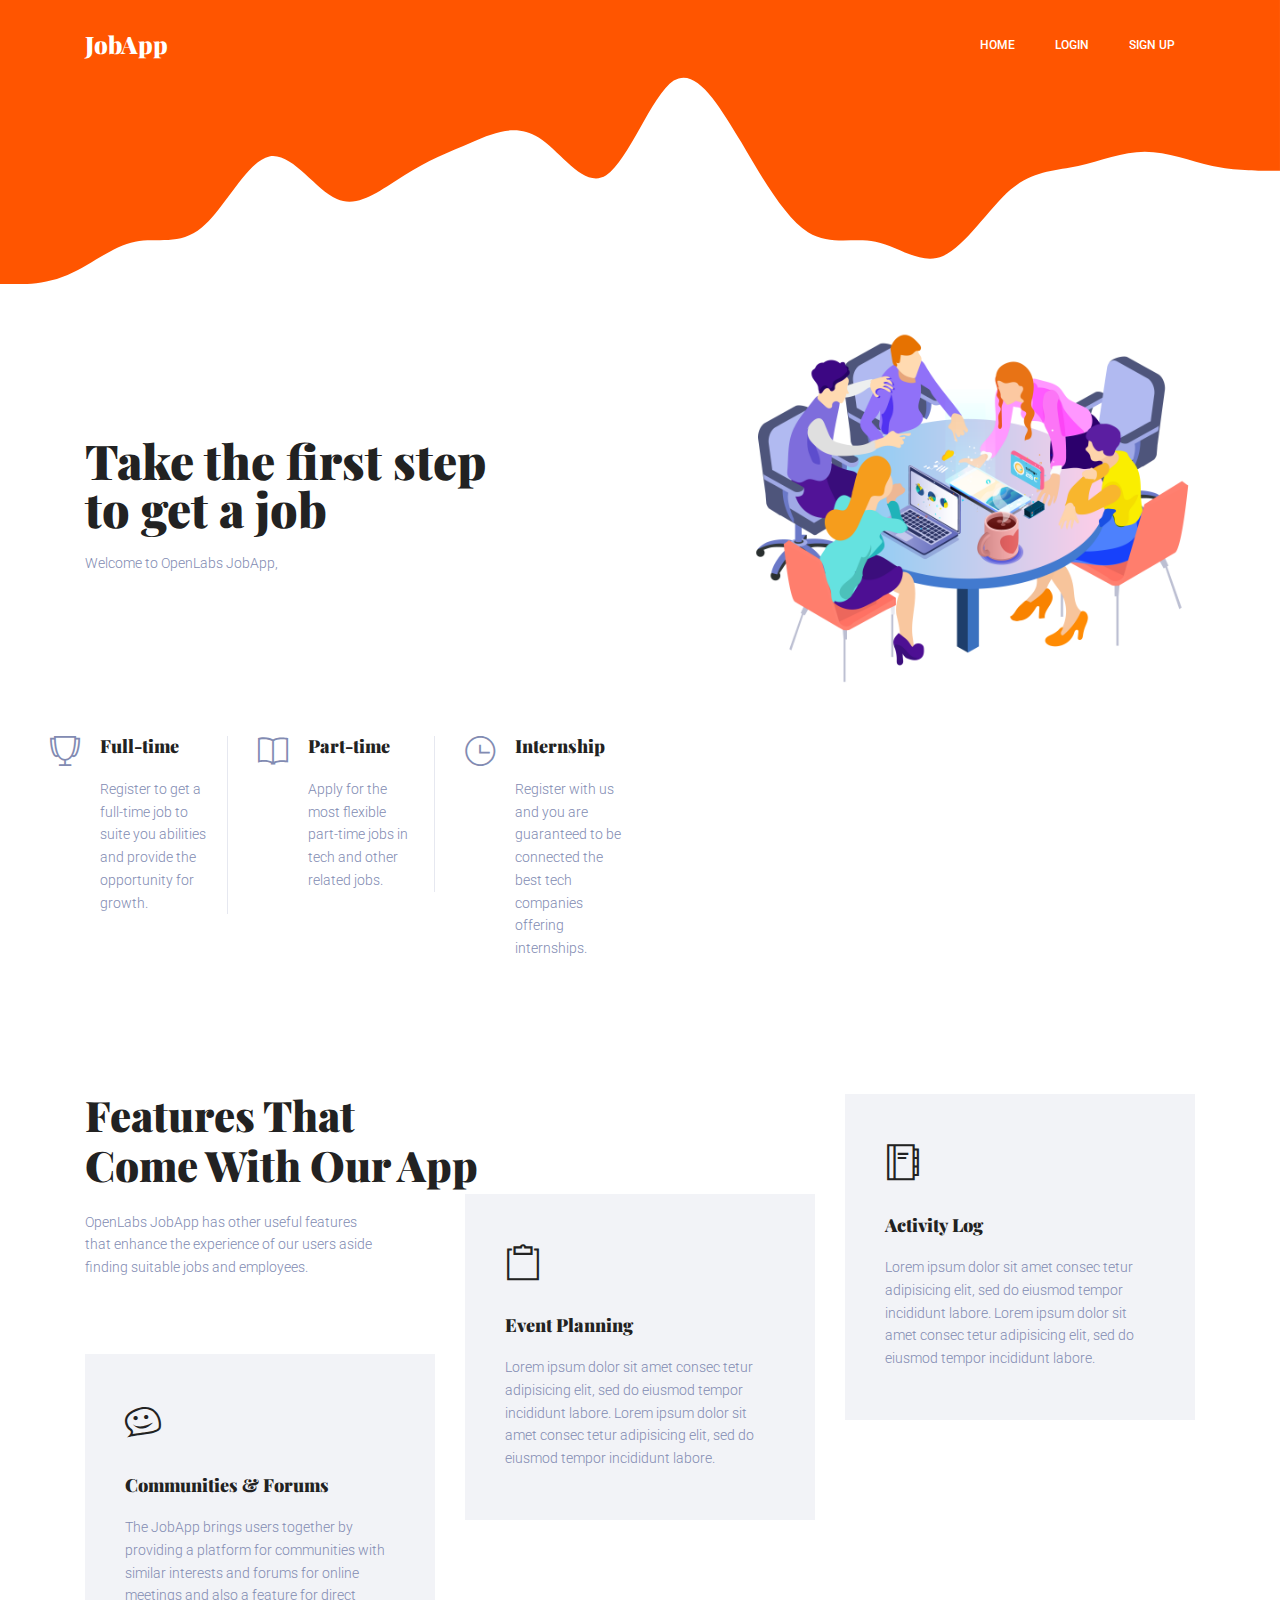
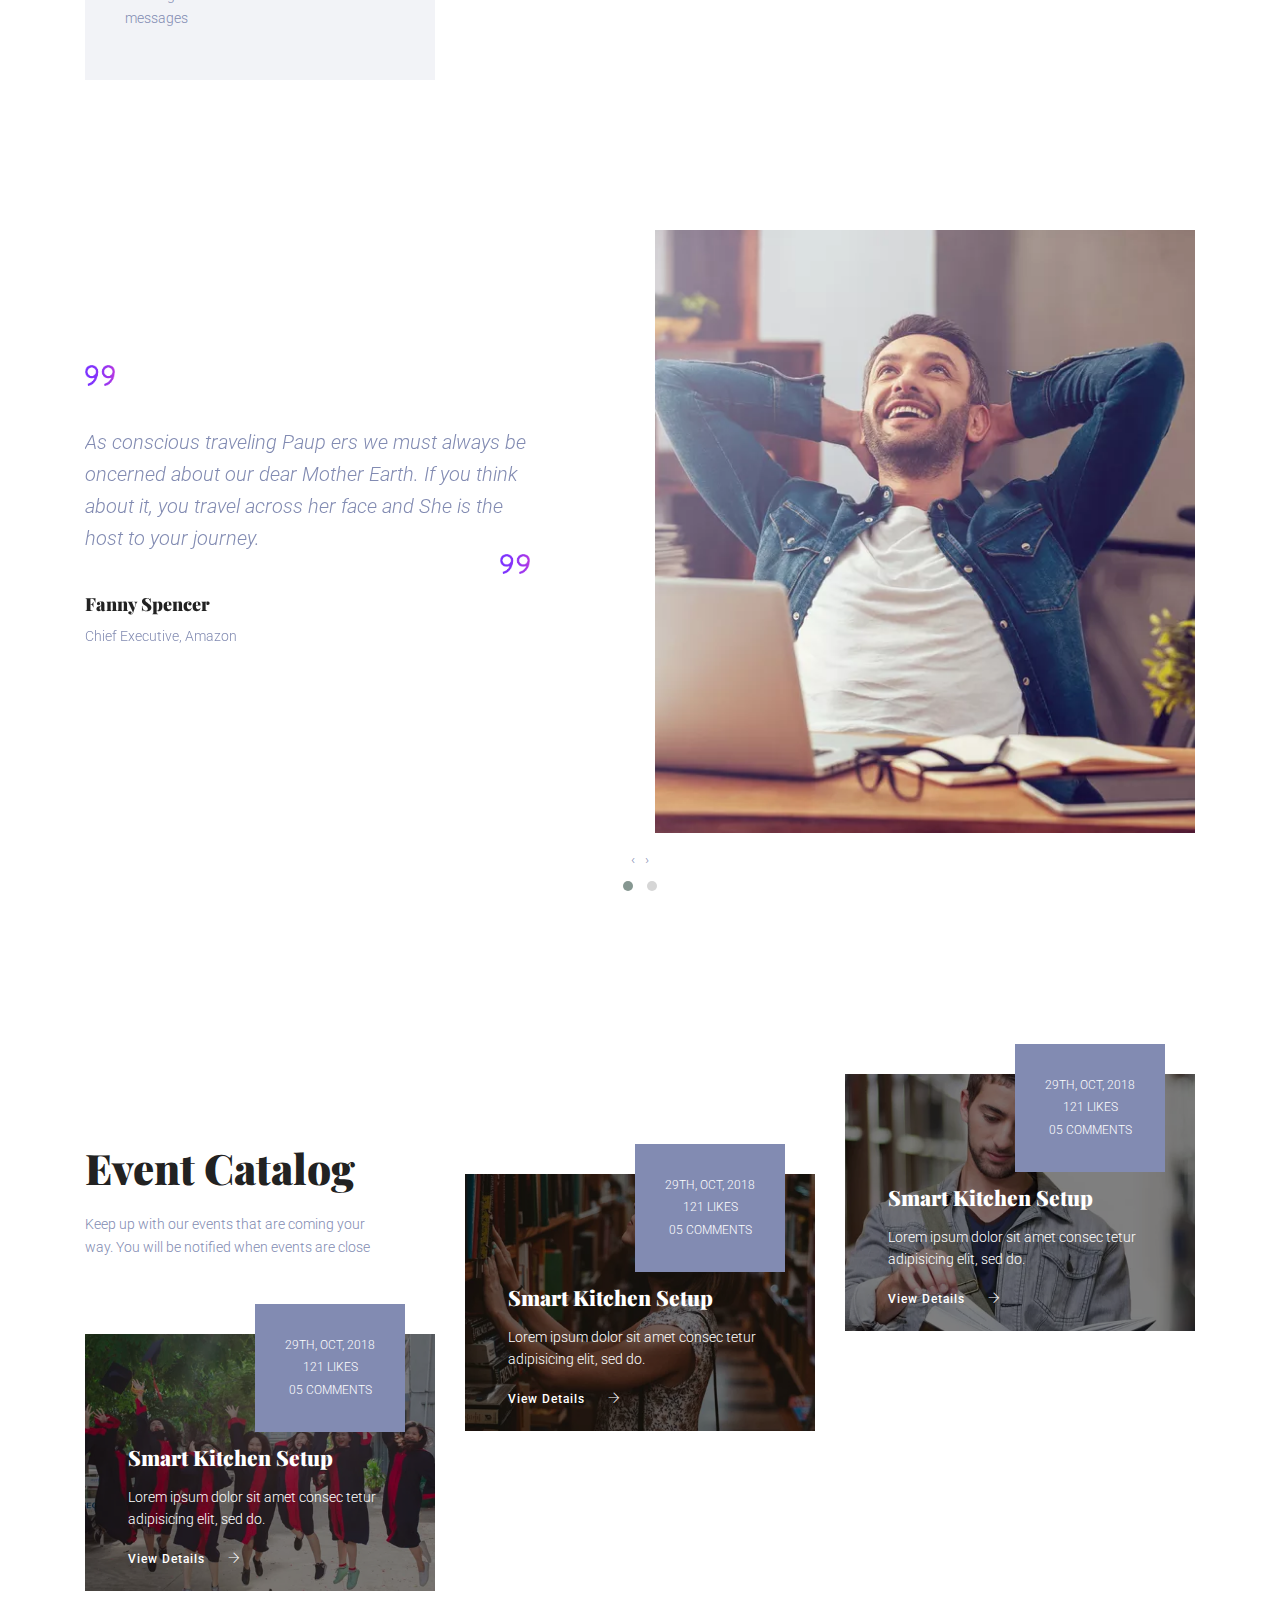
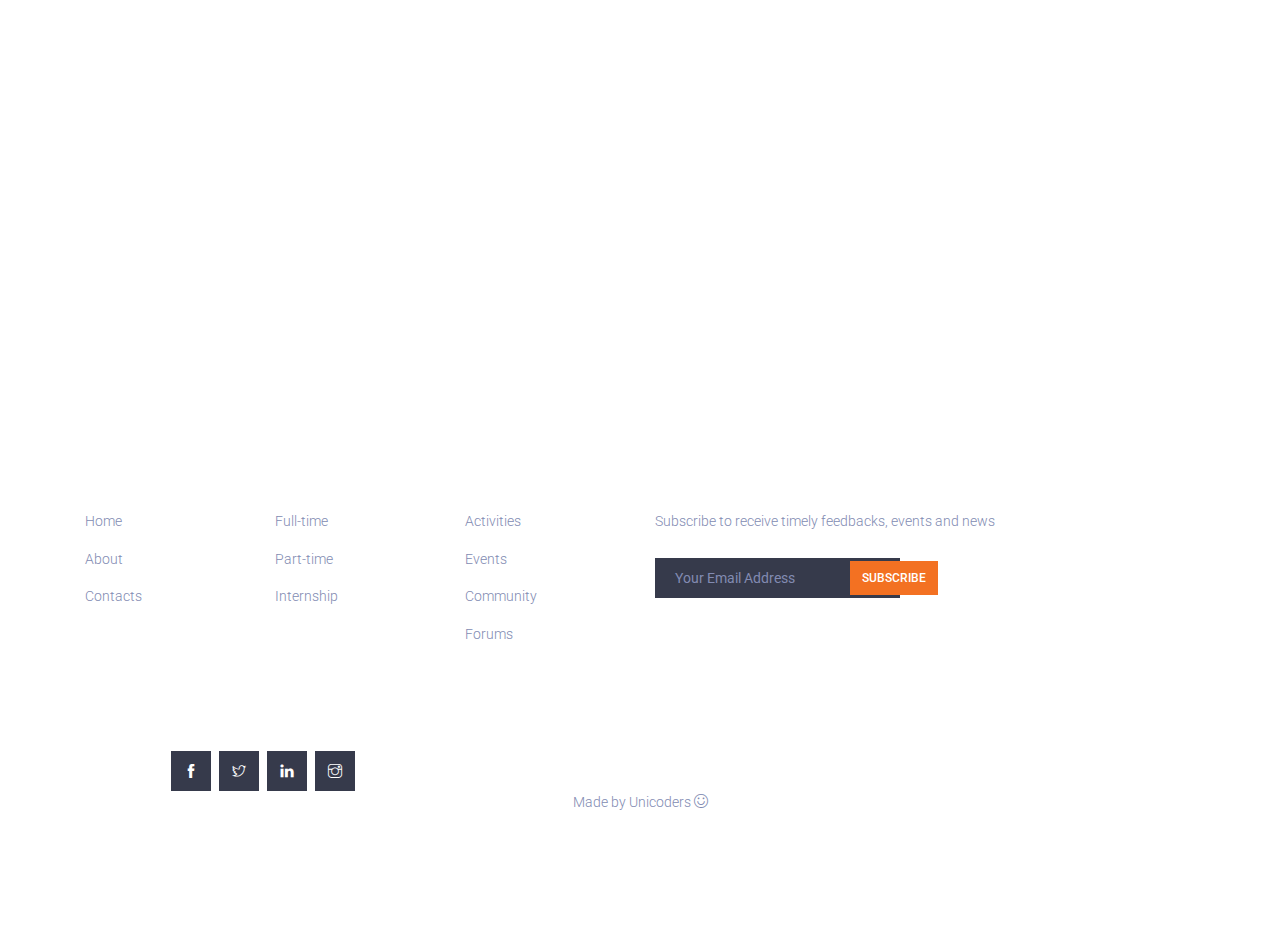
<file: index.html>
<!DOCTYPE html>
<html lang="en">

  <head>
    <meta name="viewport" content="width=device-width, initial-scale=1, shrink-to-fit=no" />
    <meta name="author" content="colorlib" />
    <meta name="description" content="" />
    <meta name="keywords" content="" />
    <meta charset="UTF-8" />

    <title>OpenLabs | JobApp</title>

    <link rel="shortcut icon" href="img/xfav.png.pagespeed.ic._1FLrq_mIM.webp" />
    <link href="https://fonts.googleapis.com/css?family=Playfair+Display:900|Roboto:400,400i,500,700" rel="stylesheet" />
    <link href="https://cdn.jsdelivr.net/npm/bootstrap@5.1.3/dist/css/bootstrap.min.css" rel="stylesheet" integrity="sha384-1BmE4kWBq78iYhFldvKuhfTAU6auU8tT94WrHftjDbrCEXSU1oBoqyl2QvZ6jIW3" crossorigin="anonymous">
    <link href="js/OwlCarousel2-2.3.4/dist/assets/owl.carousel.min.css" rel="stylesheet">
    <link href="js/OwlCarousel2-2.3.4/dist/assets/owl.theme.default.min.css" rel="stylesheet">
    <link rel="stylesheet" href="css/style1.css" />
    <link rel="stylesheet" href="css/themify-icons/themify-icons.css" />
    <link rel="stylesheet" href="css/style2.css" />
  </head>

  <body>

    <header class="default-header">
      <nav class="navbar navbar-expand-lg  navbar-light">
        <div class="container">
          <a class="navbar-brand" href="index.html">
            <h3 class="text-white">JobApp</h3>
          </a>
          <button class="navbar-toggler" type="button" data-toggle="collapse" data-target="#navbarSupportedContent" aria-controls="navbarSupportedContent" aria-expanded="true" aria-label="Toggle navigation">
            <span class="ti-menu"></span>
          </button>
          <div class="collapse navbar-collapse justify-content-end align-items-center" id="navbarSupportedContent">
            <ul class="navbar-nav text-black">
              <li><a href="index.html">Home</a></li>
              <li><a href="about.html">Login</a></li>
              <li><a href="contacts.html">Sign up</a></li>
            </ul>
          </div>
        </div>
      </nav>
    </header>

    <section class="home-banner-are text-black">
      <svg xmlns="http://www.w3.org/2000/svg" viewBox="0 0 1440 320"><path fill="#ff5500" fill-opacity="1" d="M0,320L12.6,320C25.3,320,51,320,76,309.3C101.1,299,126,277,152,272C176.8,267,202,277,227,256C252.6,235,278,181,303,176C328.4,171,354,213,379,224C404.2,235,429,213,455,197.3C480,181,505,171,531,160C555.8,149,581,139,606,154.7C631.6,171,657,213,682,197.3C707.4,181,733,107,758,90.7C783.2,75,808,117,834,160C858.9,203,884,245,909,261.3C934.7,277,960,267,985,272C1010.5,277,1036,299,1061,288C1086.3,277,1112,235,1137,213.3C1162.1,192,1187,192,1213,186.7C1237.9,181,1263,171,1288,170.7C1313.7,171,1339,181,1364,186.7C1389.5,192,1415,192,1427,192L1440,192L1440,0L1427.4,0C1414.7,0,1389,0,1364,0C1338.9,0,1314,0,1288,0C1263.2,0,1238,0,1213,0C1187.4,0,1162,0,1137,0C1111.6,0,1086,0,1061,0C1035.8,0,1011,0,985,0C960,0,935,0,909,0C884.2,0,859,0,834,0C808.4,0,783,0,758,0C732.6,0,707,0,682,0C656.8,0,632,0,606,0C581.1,0,556,0,531,0C505.3,0,480,0,455,0C429.5,0,404,0,379,0C353.7,0,328,0,303,0C277.9,0,253,0,227,0C202.1,0,177,0,152,0C126.3,0,101,0,76,0C50.5,0,25,0,13,0L0,0Z"></path></svg>

      <div class="container">
        <div class="row justify-content-center fullscreen align-items-center">
          <div class="col-lg-5 col-md-8 home-banner-left">
            <h1 class="text-orange">
            Take the first step <br />
            to get a job
              </h1>
            <p class="mx-auto text-black pb=5">
            Welcome to OpenLabs JobApp, 
            </p>
          </div>
          <div class="offset-lg-2 col-lg-5 col-md-12 home-banner-right">
            <img class="img-fluid" src="img/header.png" alt="" />
          </div>
        </div>
      </div>
    </section>

    <section class="feature-area" style="padding-top: 80px">
      <div class="container-fluid">
        <div class="feature-inner row">
          <div class="col-lg-2 col-md-6">
            <div class="feature-item d-flex">
              <i class="ti-cup"></i>
              <div class="ml-20">
                <h4>Full-time</h4>
                <p>Register to get a full-time job to suite you abilities and provide the opportunity for growth.</p>
              </div>
            </div>
          </div>
        <div class="col-lg-2 col-md-6">
          <div class="feature-item d-flex">
            <i class="ti-book"></i>
            <div class="ml-20">
              <h4>Part-time</h4>
              <p>Apply for the most flexible part-time jobs in tech and other related jobs. </p>
            </div>
          </div>
        </div>
        <div class="col-lg-2 col-md-6">
          <div class="feature-item d-flex border-right-0">
            <i class="ti-time"></i>
            <div class="ml-20">
              <h4>Internship</h4>
              <p>Register with us and you are guaranteed to be connected the best tech companies offering internships.</p>
            </div>
          </div>
        </div>
        </div>
      </div>
    </section>

    <section class="other-feature-area">
      <div class="container">
        <div class="feature-inner row">
          <div class="col-lg-12">
            <div class="section-title text-left">
              <h2>Features That <br />Come With Our App</h2>
              <p>
              OpenLabs JobApp has other useful features that 
              enhance the experience of our users aside finding suitable 
              jobs and employees.
              </p>
            </div>
          </div>
          <div class="col-lg-4 col-md-6">
            <div class="other-feature-item">
              <i class="ti-themify-favicon"></i>
              <h4>Communities & Forums</h4>
              <div>
                <p>
                The JobApp brings users together by providing 
                a platform for communities with similar interests 
                and forums for online meetings and also a feature 
                for direct messages
                </p>
              </div>
            </div>
          </div>
          <div class="col-lg-4 col-md-6 mt--160">
            <div class="other-feature-item">
              <i class="ti-clipboard"></i>
              <h4>Event Planning</h4>
              <div>
                <p>
                Lorem ipsum dolor sit amet consec tetur adipisicing elit, sed
                do eiusmod tempor incididunt labore. Lorem ipsum dolor sit
                amet consec tetur adipisicing elit, sed do eiusmod tempor
                incididunt labore.
                </p>
              </div>
            </div>
          </div>
          <div class="col-lg-4 col-md-6 mt--260">
            <div class="other-feature-item">
              <i class="ti-agenda"></i>
              <h4>Activity Log</h4>
              <div>
                <p>
                Lorem ipsum dolor sit amet consec tetur adipisicing elit, sed
                do eiusmod tempor incididunt labore. Lorem ipsum dolor sit
                amet consec tetur adipisicing elit, sed do eiusmod tempor
                incididunt labore.
                </p>
              </div>
            </div>
          </div>
          <!-- <div class="col-lg-4 col-md-6">
            <div class="other-feature-item">
              <i class="ti-briefcase"></i>
              <h4>35000+ Courses</h4>
              <div>
                <p>
                Lorem ipsum dolor sit amet consec tetur adipisicing elit, sed
                do eiusmod tempor incididunt labore. Lorem ipsum dolor sit
                amet consec tetur adipisicing elit, sed do eiusmod tempor
                incididunt labore.
                </p>
              </div>
            </div>
          </div> -->
          <!-- <div class="col-lg-4 col-md-6 mt--160">
            <div class="other-feature-item">
              <i class="ti-crown"></i>
              <h4>Expert Mentors</h4>
              <div>
                <p>
                Lorem ipsum dolor sit amet consec tetur adipisicing elit, sed
                do eiusmod tempor incididunt labore. Lorem ipsum dolor sit
                amet consec tetur adipisicing elit, sed do eiusmod tempor
                incididunt labore.
                </p>
              </div>
            </div>
          </div> -->
          <!-- <div class="col-lg-4 col-md-6 mt--260">
            <div class="other-feature-item">
              <i class="ti-headphone-alt"></i>
              <h4>Live Supports</h4>
              <div>
                <p>
                Lorem ipsum dolor sit amet consec tetur adipisicing elit, sed
                do eiusmod tempor incididunt labore. Lorem ipsum dolor sit
                amet consec tetur adipisicing elit, sed do eiusmod tempor
                incididunt labore.
                </p>
              </div>
            </div>
          </div> -->
        </div>
      </div>
    </section>

    <section class="testimonials-area section-gap">
      <div class="container">
        <div class="owl-carousel owl-theme">
            <div class="item">
              <div class="row align-items-center">
                <div class="col-lg-5">
                <div class="item">
                <div class="testi-item">
                  <img src="img/xquote.png.pagespeed.ic.8Vqj_9Oh2O.webp" style="width: 30px;" />
                <div class="mt-40 text">
                <p>
                As conscious traveling Paup ers we must always be oncerned
                about our dear Mother Earth. If you think about it, you
                travel across her face and She is the host to your
                journey.
                </p>
                <img src="img/xquote.png.pagespeed.ic.8Vqj_9Oh2O.webp" style="width: 30px; float:right" />
                </div>
                <h4>Fanny Spencer</h4>
                <p>Chief Executive, Amazon</p>
                </div>
                </div>
                </div>
                <div class="offset-lg-1 col-lg-6">
                  <img src="img/testimonial/xt1.jpg.pagespeed.ic.OBM91xccGO.webp" alt="" />
                </div>
              </div>
            </div>
          <div class="item">
            <div class="row align-items-center">
              <div class="col-lg-5">
              <div class="item">
              <div class="testi-item">
              <img src="img/xquote.png.pagespeed.ic.8Vqj_9Oh2O.webp" style="width: 30px;" />
              <div class="mt-40 text">
              <p>
              As conscious traveling Paup ers we must always be oncerned
              about our dear Mother Earth. If you think about it, you
              travel across her face and She is the host to your
              journey.
              </p>
              <img src="img/xquote.png.pagespeed.ic.8Vqj_9Oh2O.webp" style="width: 30px; float:right" />
              </div>
              <h4>Fanny Spencer</h4>
              <p>Chief Executive, Amazon</p>
              </div>
              </div>
              </div>
              <div class="offset-lg-1 col-lg-6">
              <img src="img/testimonial/xt1.jpg.pagespeed.ic.OBM91xccGO.webp" alt="" />
            </div>
          </div>
        </div>
        </div>
      </div>
    </section>

    <section class="blog-post-area section-gap">
      <div class="container-fluid">
        <div class="feature-inner row">
          <div class="col-lg-12">
            <div class="section-title text-left">
              <h2>Event Catalog</h2>
              <p>
              Keep up with our events that are coming your way.
              You will be notified when events are close
              </p>
            </div>
          </div>
          <div class="col-lg-4 col-md-6">
            <div class="single-blog-post">
              <img src="img/blog-post/xb1.jpg.pagespeed.ic.ADzeRjpk97.webp" class="img-fluid" alt="" />
              <div class="overlay"></div>
              <div class="top-text">
                <p>29th, oct, 2018</p>
                <p>121 likes</p>
                <p>05 comments</p>
              </div>
              <div class="text">
                <h4 class="text-white">Smart Kitchen Setup</h4>
                <div>
                  <p>
                  Lorem ipsum dolor sit amet consec tetur adipisicing elit,
                  sed do.
                  </p>
                </div>
                <a href="#" class="primary-btn">
                  View Details
                  <i class="ti ti-arrow-right"></i>
                </a>
              </div>
            </div>
          </div>
          <div class="col-lg-4 col-md-6 mt--160">
            <div class="single-blog-post">
              <img src="img/blog-post/xb2.jpg.pagespeed.ic.1WzaYvtfUL.webp" class="img-fluid" alt="" />
              <div class="overlay"></div>
              <div class="top-text">
                <p>29th, oct, 2018</p>
                <p>121 likes</p>
                <p>05 comments</p>
              </div>
              <div class="text">
                <h4 class="text-white">Smart Kitchen Setup</h4>
                <div>
                  <p>
                  Lorem ipsum dolor sit amet consec tetur adipisicing elit,
                  sed do.
                  </p>
                </div>
                <a href="#" class="primary-btn">
                  View Details
                  <i class="ti ti-arrow-right"></i>
                </a>
              </div>
            </div>
          </div>
          <div class="col-lg-4 col-md-6 mt--260">
            <div class="single-blog-post">
              <img src="img/blog-post/xb3.jpg.pagespeed.ic.vxylzOTNxI.webp" class="img-fluid" alt="" />
              <div class="overlay"></div>
              <div class="top-text">
                <p>29th, oct, 2018</p>
                <p>121 likes</p>
                <p>05 comments</p>
              </div>
              <div class="text">
                <h4 class="text-white">Smart Kitchen Setup</h4>
                <div>
                  <p>
                  Lorem ipsum dolor sit amet consec tetur adipisicing elit,
                  sed do.
                  </p>
                </div>
                <a href="#" class="primary-btn">
                  View Details
                  <i class="ti ti-arrow-right"></i>
                </a>
              </div>
            </div>
          </div>
        </div>
      </div>
    </section>

    <footer class="footer-area section-gap">
      <div class="container">
        <div class="row">
          <div class="col-lg-2 col-md-6 single-footer-widget">
            <h4>Navigation</h4>
            <ul>
              <li><a href="#">Home</a></li>
              <li><a href="#">About</a></li>
              <li><a href="#">Contacts</a></li>
            </ul>
          </div>
          <div class="col-lg-2 col-md-6 single-footer-widget">
            <h4>Jobs</h4>
            <ul>
              <li><a href="#">Full-time</a></li>
              <li><a href="#">Part-time</a></li>
              <li><a href="#">Internship</a></li>
            </ul>
          </div>
          <div class="col-lg-2 col-md-6 single-footer-widget">
            <h4>Resources</h4>
            <ul>
              <li><a href="#">Activities</a></li>
              <li><a href="#">Events</a></li>
              <li><a href="#">Community</a></li>
              <li><a href="#">Forums</a></li>
            </ul>
          </div>
          <div class="col-lg-4 col-md-6 single-footer-widget">
            <h4>Newsletter</h4>
            <p>Subscribe to receive timely feedbacks, events and news</p>
            <div class="form-wrap" id="mc_embed_signup">
              <form target="_blank" action="https://spondonit.us12.list-manage.com/subscribe/post?u=1462626880ade1ac87bd9c93a&amp;id=92a4423d01" class="form-inline">
                <input class="form-control" name="EMAIL" placeholder="Your Email Address" onfocus="this.placeholder = ''" onblur="this.placeholder = 'Your Email Address '" required type="email">
                <button class="click-btn btn btn-default text-uppercase">subscribe</button>
                <div style="position: absolute; left: -5000px;">
                  <input name="b_36c4fd991d266f23781ded980_aefe40901a" tabindex="-1" value="" type="text">
                </div>
                <div class="info"></div>
              </form>
            </div>
          </div>
        </div>
        <div class="footer-bottom row align-items-center">
          <div class="col-lg-4 col-md-12 footer-social">
            <a href="#"><i class="ti ti-facebook"></i></a>
            <a href="#"><i class="ti ti-twitter"></i></a>
            <a href="#"><i class="ti ti-linkedin"></i></a>
            <a href="#"><i class="ti ti-instagram"></i></a>
          </div>
        </div>
      </div>
      <p style="text-align: center">Made by Unicoders  <i class="ti-face-smile"></i></p>
    </footer>

    <script src="js/vendor/jquery-2.2.4.min.js"></script>
    <script src="js/boot.js"></script><script>eval(mod_pagespeed_ufuz5PjQPA);</script>
    <script src="js/OwlCarousel2-2.3.4/dist/owl.carousel.min.js"></script>
    <script src="js/owl.js"></script>

  </body>
  
</html>
</file>
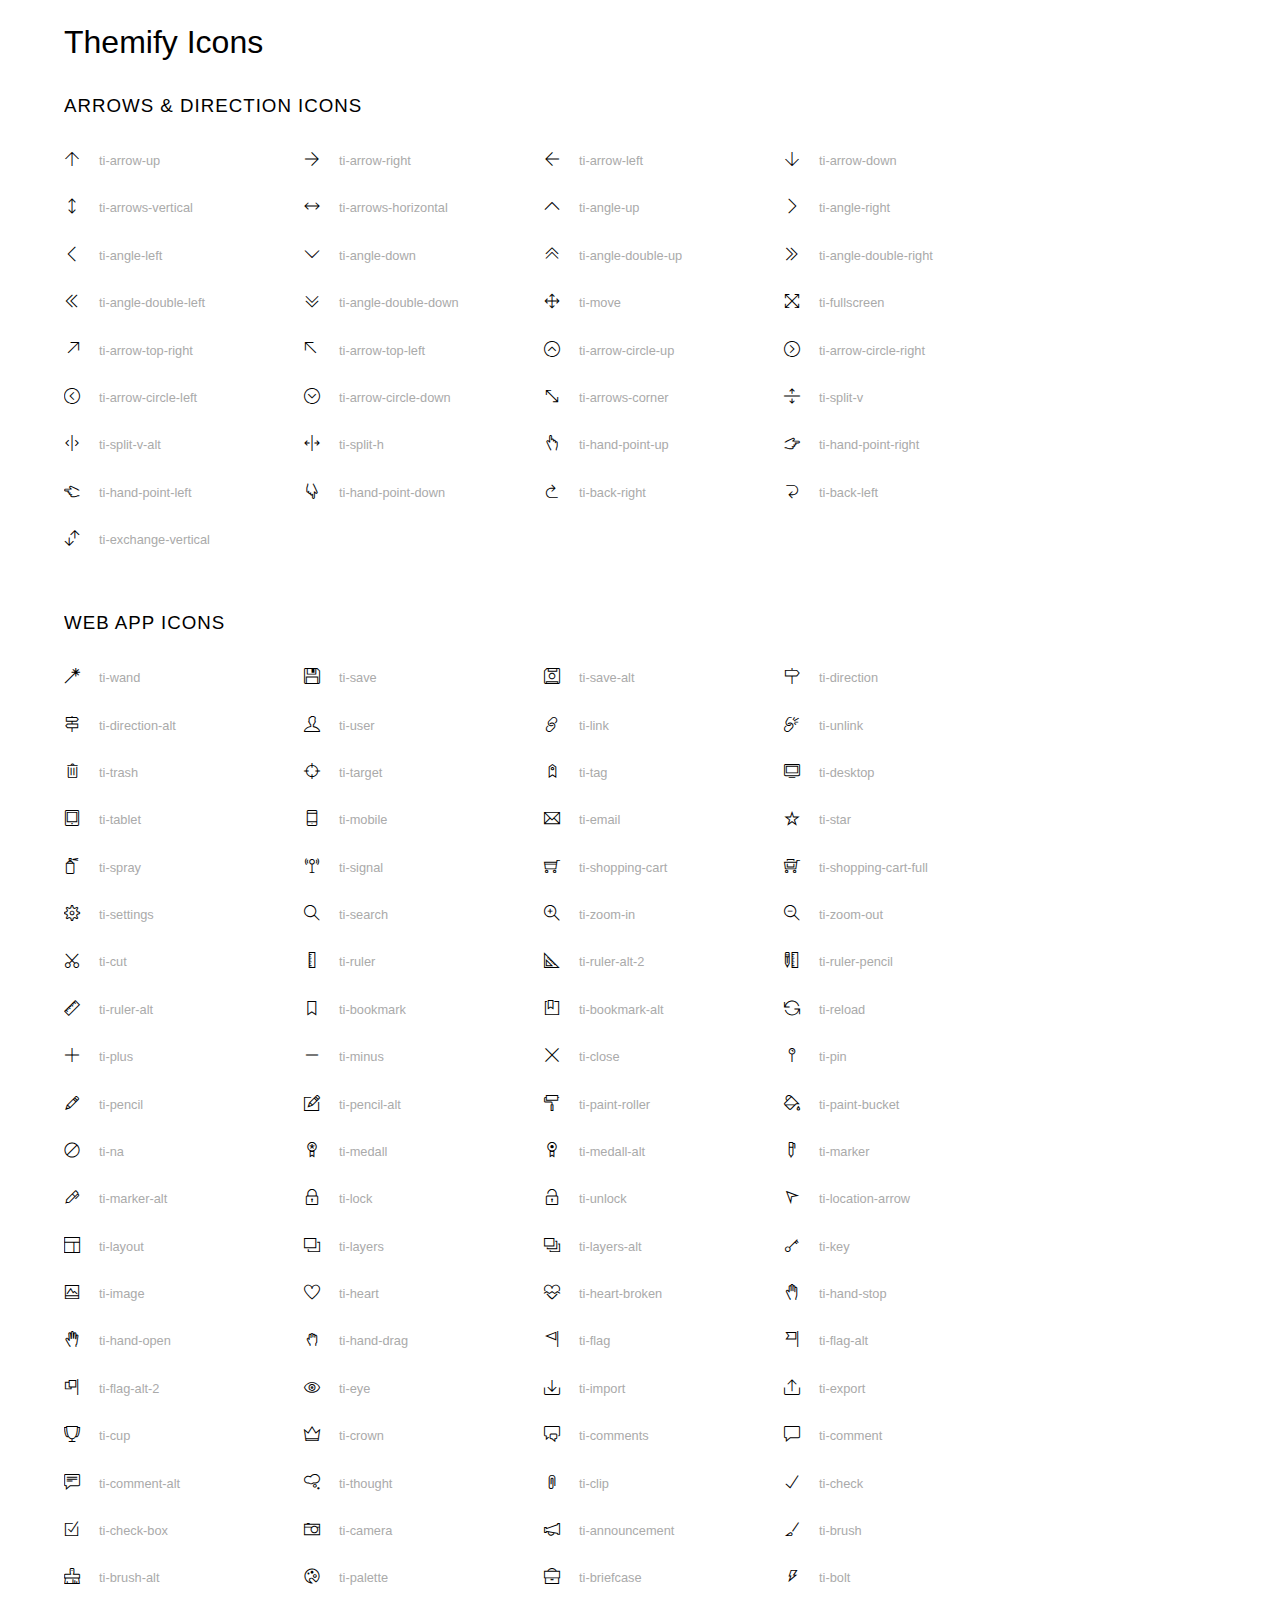
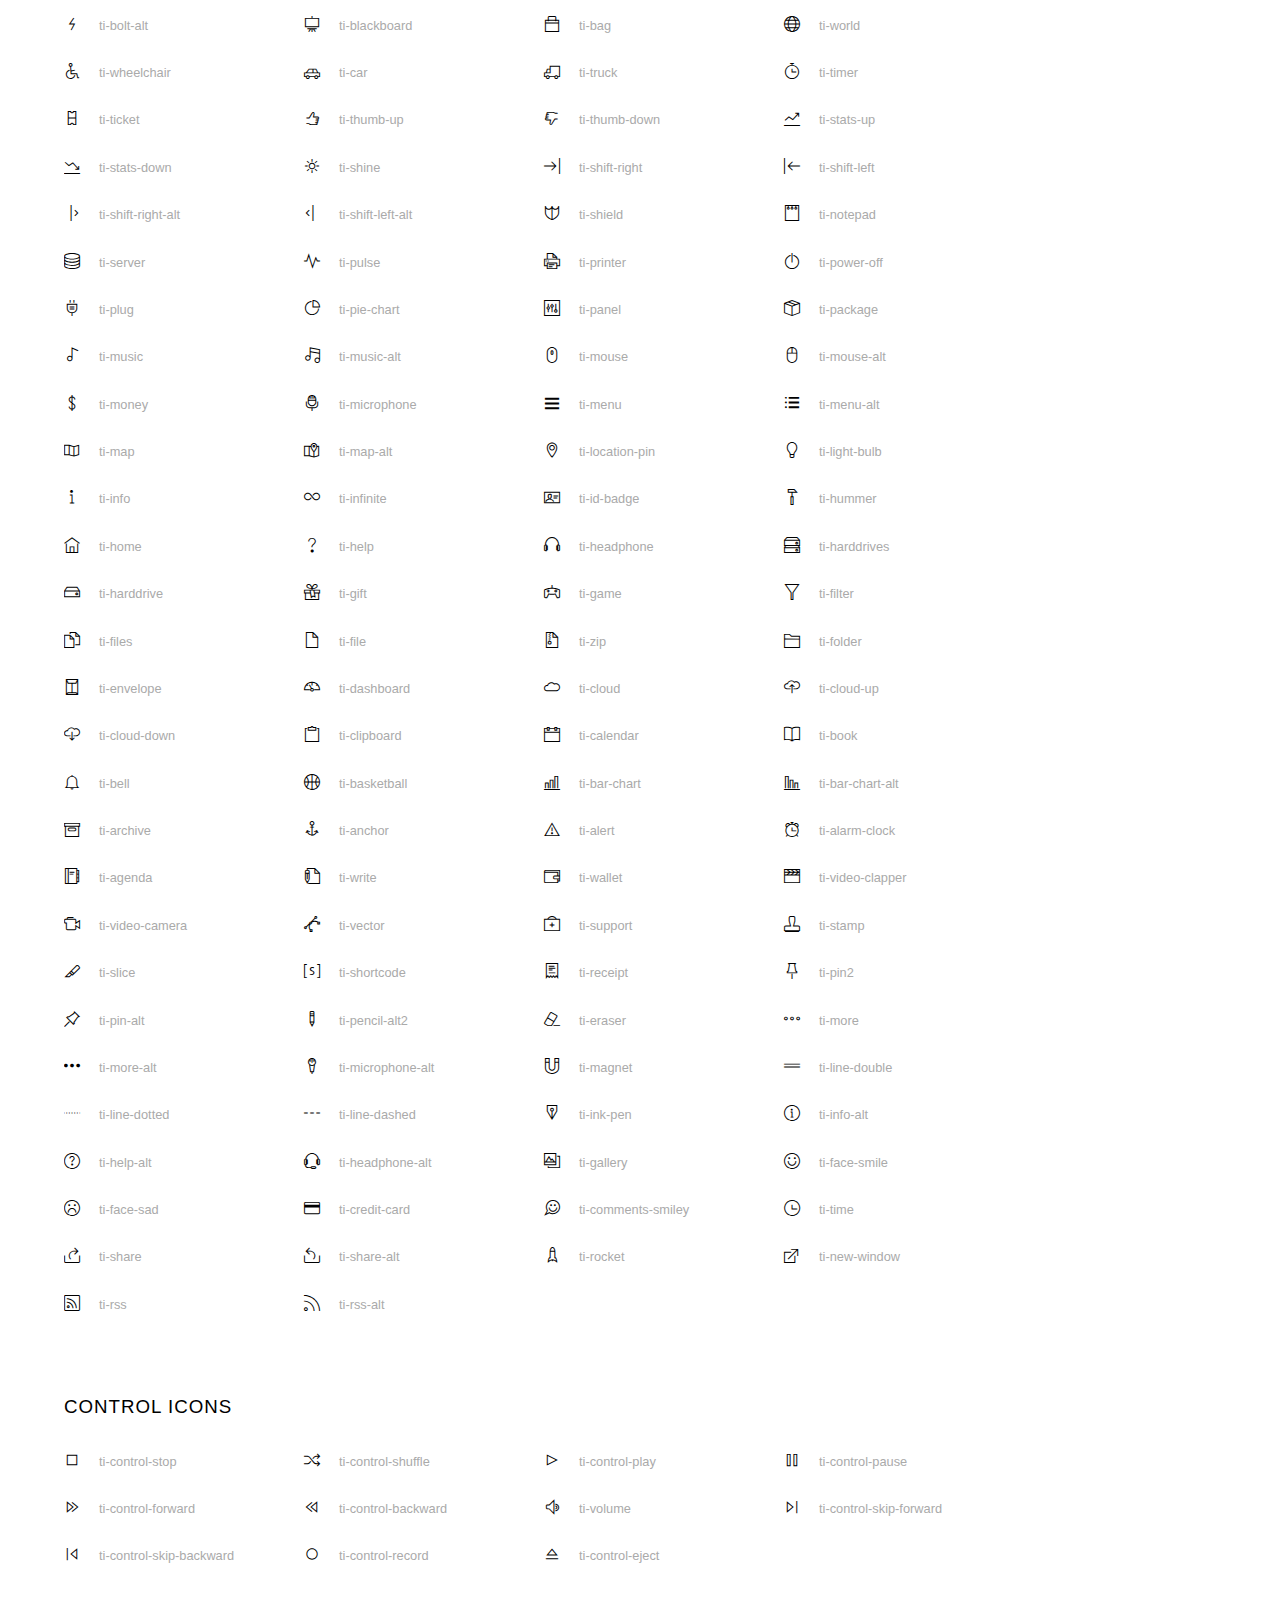
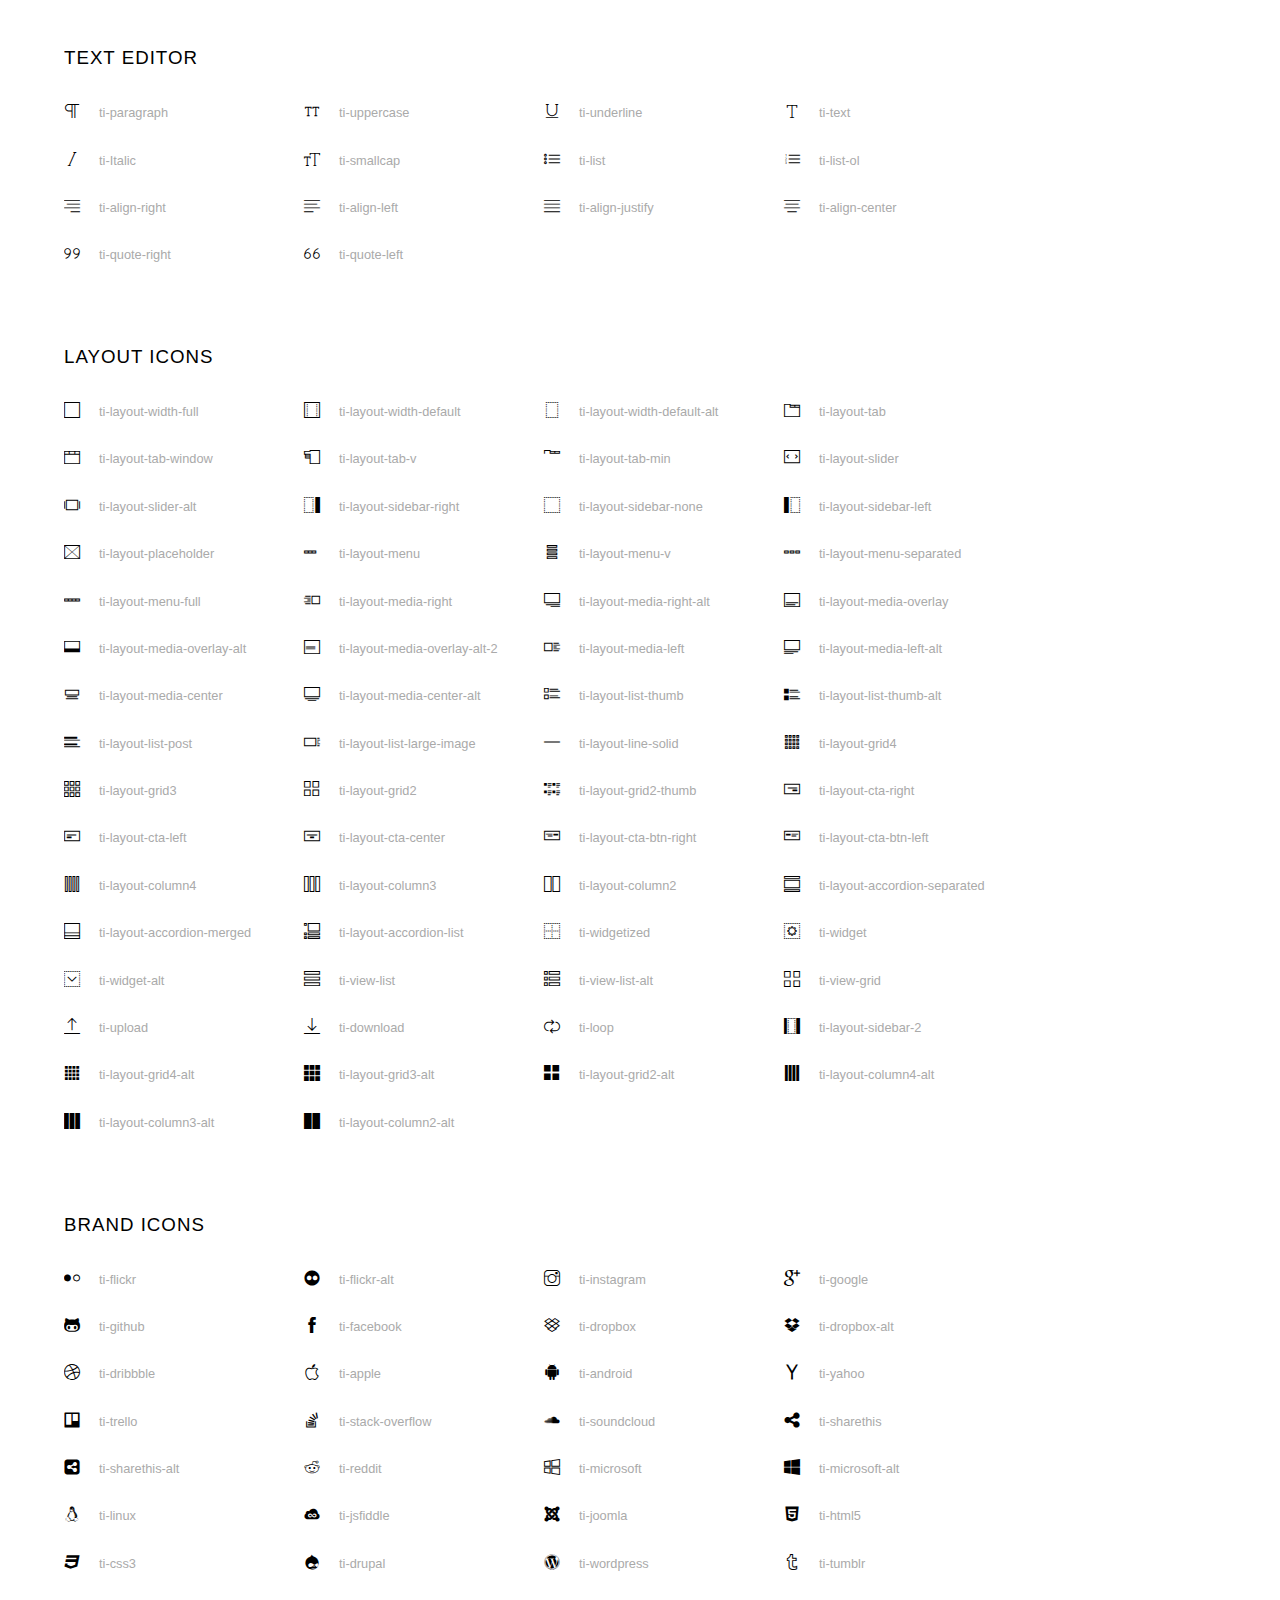
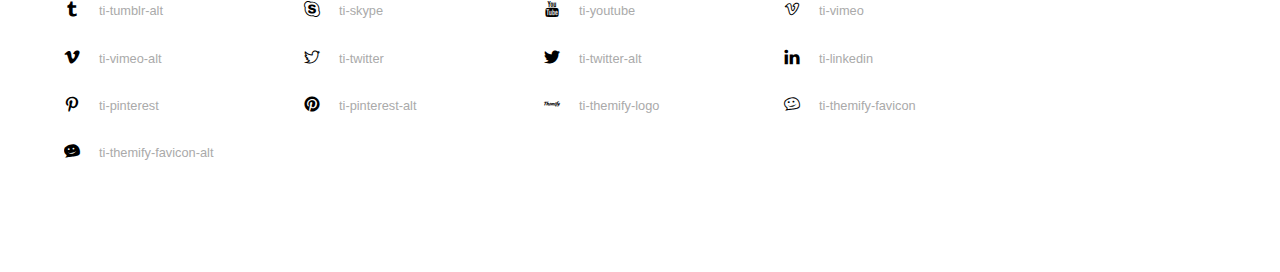
<file: css/themify-icons/index.html>
<!doctype html>
<html>
<head>
	<meta charset="utf-8">
	<title>Themify Icon Font</title>
	<meta name="viewport" content="width=device-width">
	<link rel="stylesheet" href="demo-files/demo.css">
	<link rel="stylesheet" href="themify-icons.css">
	<!--[if lt IE 8]><!-->
	<link rel="stylesheet" href="ie7/ie7.css">
	<!--<![endif]-->
</head>
<body>
	<h1>Themify Icons</h1>

	<div class="icon-section">

		<div class="icon-section">
			<h3>Arrows &amp; Direction Icons </h3>

			<div class="icon-container">
				<span class="ti-arrow-up"></span><span class="icon-name"> ti-arrow-up</span>
			</div>
			<div class="icon-container">
				<span class="ti-arrow-right"></span><span class="icon-name"> ti-arrow-right</span>
			</div>
			<div class="icon-container">
				<span class="ti-arrow-left"></span><span class="icon-name"> ti-arrow-left</span>
			</div>
			<div class="icon-container">
				<span class="ti-arrow-down"></span><span class="icon-name"> ti-arrow-down</span>
			</div>
			<div class="icon-container">
				<span class="ti-arrows-vertical"></span><span class="icon-name"> ti-arrows-vertical</span>
			</div>
			<div class="icon-container">
				<span class="ti-arrows-horizontal"></span><span class="icon-name"> ti-arrows-horizontal</span>
			</div>
			<div class="icon-container">
				<span class="ti-angle-up"></span><span class="icon-name"> ti-angle-up</span>
			</div>
			<div class="icon-container">
				<span class="ti-angle-right"></span><span class="icon-name"> ti-angle-right</span>
			</div>
			<div class="icon-container">
				<span class="ti-angle-left"></span><span class="icon-name"> ti-angle-left</span>
			</div>
			<div class="icon-container">
				<span class="ti-angle-down"></span><span class="icon-name"> ti-angle-down</span>
			</div>	
			<div class="icon-container">
				<span class="ti-angle-double-up"></span><span class="icon-name"> ti-angle-double-up</span>
			</div>
			<div class="icon-container">
				<span class="ti-angle-double-right"></span><span class="icon-name"> ti-angle-double-right</span>
			</div>
			<div class="icon-container">
				<span class="ti-angle-double-left"></span><span class="icon-name"> ti-angle-double-left</span>
			</div>
			<div class="icon-container">
				<span class="ti-angle-double-down"></span><span class="icon-name"> ti-angle-double-down</span>
			</div>					
			<div class="icon-container">
				<span class="ti-move"></span><span class="icon-name"> ti-move</span>
			</div>
			<div class="icon-container">
				<span class="ti-fullscreen"></span><span class="icon-name"> ti-fullscreen</span>
			</div>
			<div class="icon-container">
				<span class="ti-arrow-top-right"></span><span class="icon-name"> ti-arrow-top-right</span>
			</div>
			<div class="icon-container">
				<span class="ti-arrow-top-left"></span><span class="icon-name"> ti-arrow-top-left</span>
			</div>
			<div class="icon-container">
				<span class="ti-arrow-circle-up"></span><span class="icon-name"> ti-arrow-circle-up</span>
			</div>
			<div class="icon-container">
				<span class="ti-arrow-circle-right"></span><span class="icon-name"> ti-arrow-circle-right</span>
			</div>
			<div class="icon-container">
				<span class="ti-arrow-circle-left"></span><span class="icon-name"> ti-arrow-circle-left</span>
			</div>
			<div class="icon-container">
				<span class="ti-arrow-circle-down"></span><span class="icon-name"> ti-arrow-circle-down</span>
			</div>
			<div class="icon-container">
				<span class="ti-arrows-corner"></span><span class="icon-name"> ti-arrows-corner</span>
			</div>
			<div class="icon-container">
				<span class="ti-split-v"></span><span class="icon-name"> ti-split-v</span>
			</div>

			<div class="icon-container">
				<span class="ti-split-v-alt"></span><span class="icon-name"> ti-split-v-alt</span>
			</div>
			<div class="icon-container">
				<span class="ti-split-h"></span><span class="icon-name"> ti-split-h</span>
			</div>
			<div class="icon-container">
				<span class="ti-hand-point-up"></span><span class="icon-name"> ti-hand-point-up</span>
			</div>
			<div class="icon-container">
				<span class="ti-hand-point-right"></span><span class="icon-name"> ti-hand-point-right</span>
			</div>
			<div class="icon-container">
				<span class="ti-hand-point-left"></span><span class="icon-name"> ti-hand-point-left</span>
			</div>
			<div class="icon-container">
				<span class="ti-hand-point-down"></span><span class="icon-name"> ti-hand-point-down</span>
			</div>
			<div class="icon-container">
				<span class="ti-back-right"></span><span class="icon-name"> ti-back-right</span>
			</div>
			<div class="icon-container">
				<span class="ti-back-left"></span><span class="icon-name"> ti-back-left</span>
			</div>
			<div class="icon-container">
				<span class="ti-exchange-vertical"></span><span class="icon-name"> ti-exchange-vertical</span>
			</div>

		</div> <!-- Arrows Icons -->



		<h3>Web App Icons</h3>
		
		<div class="icon-section">

			<div class="icon-container">
				<span class="ti-wand"></span><span class="icon-name"> ti-wand</span>
			</div>
			<div class="icon-container">
				<span class="ti-save"></span><span class="icon-name"> ti-save</span>
			</div>
			<div class="icon-container">
				<span class="ti-save-alt"></span><span class="icon-name"> ti-save-alt</span>
			</div>

			<div class="icon-container">
				<span class="ti-direction"></span><span class="icon-name"> ti-direction</span>
			</div>
			<div class="icon-container">
				<span class="ti-direction-alt"></span><span class="icon-name"> ti-direction-alt</span>
			</div>
			<div class="icon-container">
				<span class="ti-user"></span><span class="icon-name"> ti-user</span>
			</div>
			<div class="icon-container">
				<span class="ti-link"></span><span class="icon-name"> ti-link</span>
			</div>
			<div class="icon-container">
				<span class="ti-unlink"></span><span class="icon-name"> ti-unlink</span>
			</div>
			<div class="icon-container">
				<span class="ti-trash"></span><span class="icon-name"> ti-trash</span>
			</div>
			<div class="icon-container">
				<span class="ti-target"></span><span class="icon-name"> ti-target</span>
			</div>
			<div class="icon-container">
				<span class="ti-tag"></span><span class="icon-name"> ti-tag</span>
			</div>
			<div class="icon-container">
				<span class="ti-desktop"></span><span class="icon-name"> ti-desktop</span>
			</div>
			<div class="icon-container">
				<span class="ti-tablet"></span><span class="icon-name"> ti-tablet</span>
			</div>
			<div class="icon-container">
				<span class="ti-mobile"></span><span class="icon-name"> ti-mobile</span>
			</div>
			<div class="icon-container">
				<span class="ti-email"></span><span class="icon-name"> ti-email</span>
			</div>	
			<div class="icon-container">
				<span class="ti-star"></span><span class="icon-name"> ti-star</span>
			</div>
			<div class="icon-container">
				<span class="ti-spray"></span><span class="icon-name"> ti-spray</span>
			</div>
			<div class="icon-container">
				<span class="ti-signal"></span><span class="icon-name"> ti-signal</span>
			</div>
			<div class="icon-container">
				<span class="ti-shopping-cart"></span><span class="icon-name"> ti-shopping-cart</span>
			</div>
			<div class="icon-container">
				<span class="ti-shopping-cart-full"></span><span class="icon-name"> ti-shopping-cart-full</span>
			</div>
			<div class="icon-container">
				<span class="ti-settings"></span><span class="icon-name"> ti-settings</span>
			</div>
			<div class="icon-container">
				<span class="ti-search"></span><span class="icon-name"> ti-search</span>
			</div>
			<div class="icon-container">
				<span class="ti-zoom-in"></span><span class="icon-name"> ti-zoom-in</span>
			</div>
			<div class="icon-container">
				<span class="ti-zoom-out"></span><span class="icon-name"> ti-zoom-out</span>
			</div>
			<div class="icon-container">
				<span class="ti-cut"></span><span class="icon-name"> ti-cut</span>
			</div>
			<div class="icon-container">
				<span class="ti-ruler"></span><span class="icon-name"> ti-ruler</span>
			</div>
			<div class="icon-container">
				<span class="ti-ruler-alt-2"></span><span class="icon-name"> ti-ruler-alt-2</span>
			</div>			
			<div class="icon-container">
				<span class="ti-ruler-pencil"></span><span class="icon-name"> ti-ruler-pencil</span>
			</div>
			<div class="icon-container">
				<span class="ti-ruler-alt"></span><span class="icon-name"> ti-ruler-alt</span>
			</div>
			<div class="icon-container">
				<span class="ti-bookmark"></span><span class="icon-name"> ti-bookmark</span>
			</div>
			<div class="icon-container">
				<span class="ti-bookmark-alt"></span><span class="icon-name"> ti-bookmark-alt</span>
			</div>
			<div class="icon-container">
				<span class="ti-reload"></span><span class="icon-name"> ti-reload</span>
			</div>
			<div class="icon-container">
				<span class="ti-plus"></span><span class="icon-name"> ti-plus</span>
			</div>
			<div class="icon-container">
				<span class="ti-minus"></span><span class="icon-name"> ti-minus</span>
			</div>
			<div class="icon-container">
				<span class="ti-close"></span><span class="icon-name"> ti-close</span>
			</div>			
			<div class="icon-container">
				<span class="ti-pin"></span><span class="icon-name"> ti-pin</span>
			</div>
			<div class="icon-container">
				<span class="ti-pencil"></span><span class="icon-name"> ti-pencil</span>
			</div>
					
		  	<div class="icon-container">
				<span class="ti-pencil-alt"></span><span class="icon-name"> ti-pencil-alt</span>
			</div>
			<div class="icon-container">
				<span class="ti-paint-roller"></span><span class="icon-name"> ti-paint-roller</span>
			</div>
			<div class="icon-container">
				<span class="ti-paint-bucket"></span><span class="icon-name"> ti-paint-bucket</span>
			</div>
			<div class="icon-container">
				<span class="ti-na"></span><span class="icon-name"> ti-na</span>
			</div>
			<div class="icon-container">
				<span class="ti-medall"></span><span class="icon-name"> ti-medall</span>
			</div>
			<div class="icon-container">
				<span class="ti-medall-alt"></span><span class="icon-name"> ti-medall-alt</span>
			</div>
			<div class="icon-container">
				<span class="ti-marker"></span><span class="icon-name"> ti-marker</span>
			</div>
			<div class="icon-container">
				<span class="ti-marker-alt"></span><span class="icon-name"> ti-marker-alt</span>
			</div>

			<div class="icon-container">
				<span class="ti-lock"></span><span class="icon-name"> ti-lock</span>
			</div>
			<div class="icon-container">
				<span class="ti-unlock"></span><span class="icon-name"> ti-unlock</span>
			</div>
			<div class="icon-container">
				<span class="ti-location-arrow"></span><span class="icon-name"> ti-location-arrow</span>
			</div>
			<div class="icon-container">
				<span class="ti-layout"></span><span class="icon-name"> ti-layout</span>
			</div>
			<div class="icon-container">
				<span class="ti-layers"></span><span class="icon-name"> ti-layers</span>
			</div>
			<div class="icon-container">
				<span class="ti-layers-alt"></span><span class="icon-name"> ti-layers-alt</span>
			</div>
			<div class="icon-container">
				<span class="ti-key"></span><span class="icon-name"> ti-key</span>
			</div>
			<div class="icon-container">
				<span class="ti-image"></span><span class="icon-name"> ti-image</span>
			</div>
			<div class="icon-container">
				<span class="ti-heart"></span><span class="icon-name"> ti-heart</span>
			</div>
			<div class="icon-container">
				<span class="ti-heart-broken"></span><span class="icon-name"> ti-heart-broken</span>
			</div>
			<div class="icon-container">
				<span class="ti-hand-stop"></span><span class="icon-name"> ti-hand-stop</span>
			</div>
			<div class="icon-container">
				<span class="ti-hand-open"></span><span class="icon-name"> ti-hand-open</span>
			</div>
			<div class="icon-container">
				<span class="ti-hand-drag"></span><span class="icon-name"> ti-hand-drag</span>
			</div>
			<div class="icon-container">
				<span class="ti-flag"></span><span class="icon-name"> ti-flag</span>
			</div>
			<div class="icon-container">
				<span class="ti-flag-alt"></span><span class="icon-name"> ti-flag-alt</span>
			</div>
			<div class="icon-container">
				<span class="ti-flag-alt-2"></span><span class="icon-name"> ti-flag-alt-2</span>
			</div>
			<div class="icon-container">
				<span class="ti-eye"></span><span class="icon-name"> ti-eye</span>
			</div>
			<div class="icon-container">
				<span class="ti-import"></span><span class="icon-name"> ti-import</span>
			</div>			
			<div class="icon-container">
				<span class="ti-export"></span><span class="icon-name"> ti-export</span>
			</div>
			<div class="icon-container">
				<span class="ti-cup"></span><span class="icon-name"> ti-cup</span>
			</div>
			<div class="icon-container">
				<span class="ti-crown"></span><span class="icon-name"> ti-crown</span>
			</div>
			<div class="icon-container">
				<span class="ti-comments"></span><span class="icon-name"> ti-comments</span>
			</div>
			<div class="icon-container">
				<span class="ti-comment"></span><span class="icon-name"> ti-comment</span>
			</div>
			<div class="icon-container">
				<span class="ti-comment-alt"></span><span class="icon-name"> ti-comment-alt</span>
			</div>
			<div class="icon-container">
				<span class="ti-thought"></span><span class="icon-name"> ti-thought</span>
			</div>			
			<div class="icon-container">
				<span class="ti-clip"></span><span class="icon-name"> ti-clip</span>
			</div>

			<div class="icon-container">
				<span class="ti-check"></span><span class="icon-name"> ti-check</span>
			</div>
			<div class="icon-container">
				<span class="ti-check-box"></span><span class="icon-name"> ti-check-box</span>
			</div>
			<div class="icon-container">
				<span class="ti-camera"></span><span class="icon-name"> ti-camera</span>
			</div>
			<div class="icon-container">
				<span class="ti-announcement"></span><span class="icon-name"> ti-announcement</span>
			</div>
			<div class="icon-container">
				<span class="ti-brush"></span><span class="icon-name"> ti-brush</span>
			</div>
			<div class="icon-container">
				<span class="ti-brush-alt"></span><span class="icon-name"> ti-brush-alt</span>
			</div>
			<div class="icon-container">
				<span class="ti-palette"></span><span class="icon-name"> ti-palette</span>
			</div>			
			<div class="icon-container">
				<span class="ti-briefcase"></span><span class="icon-name"> ti-briefcase</span>
			</div>
			<div class="icon-container">
				<span class="ti-bolt"></span><span class="icon-name"> ti-bolt</span>
			</div>
			<div class="icon-container">
				<span class="ti-bolt-alt"></span><span class="icon-name"> ti-bolt-alt</span>
			</div>
			<div class="icon-container">
				<span class="ti-blackboard"></span><span class="icon-name"> ti-blackboard</span>
			</div>
			<div class="icon-container">
				<span class="ti-bag"></span><span class="icon-name"> ti-bag</span>
			</div>
			<div class="icon-container">
				<span class="ti-world"></span><span class="icon-name"> ti-world</span>
			</div>
			<div class="icon-container">
				<span class="ti-wheelchair"></span><span class="icon-name"> ti-wheelchair</span>
			</div>
			<div class="icon-container">
				<span class="ti-car"></span><span class="icon-name"> ti-car</span>
			</div>
			<div class="icon-container">
				<span class="ti-truck"></span><span class="icon-name"> ti-truck</span>
			</div>
			<div class="icon-container">
				<span class="ti-timer"></span><span class="icon-name"> ti-timer</span>
			</div>
			<div class="icon-container">
				<span class="ti-ticket"></span><span class="icon-name"> ti-ticket</span>
			</div>
			<div class="icon-container">
				<span class="ti-thumb-up"></span><span class="icon-name"> ti-thumb-up</span>
			</div>
			<div class="icon-container">
				<span class="ti-thumb-down"></span><span class="icon-name"> ti-thumb-down</span>
			</div>

			<div class="icon-container">
				<span class="ti-stats-up"></span><span class="icon-name"> ti-stats-up</span>
			</div>
			<div class="icon-container">
				<span class="ti-stats-down"></span><span class="icon-name"> ti-stats-down</span>
			</div>
			<div class="icon-container">
				<span class="ti-shine"></span><span class="icon-name"> ti-shine</span>
			</div>
			<div class="icon-container">
				<span class="ti-shift-right"></span><span class="icon-name"> ti-shift-right</span>
			</div>
			<div class="icon-container">
				<span class="ti-shift-left"></span><span class="icon-name"> ti-shift-left</span>
			</div>

			<div class="icon-container">
				<span class="ti-shift-right-alt"></span><span class="icon-name"> ti-shift-right-alt</span>
			</div>
			<div class="icon-container">
				<span class="ti-shift-left-alt"></span><span class="icon-name"> ti-shift-left-alt</span>
			</div>
			<div class="icon-container">
				<span class="ti-shield"></span><span class="icon-name"> ti-shield</span>
			</div>
			<div class="icon-container">
				<span class="ti-notepad"></span><span class="icon-name"> ti-notepad</span>
			</div>
			<div class="icon-container">
				<span class="ti-server"></span><span class="icon-name"> ti-server</span>
			</div>

			<div class="icon-container">
				<span class="ti-pulse"></span><span class="icon-name"> ti-pulse</span>
			</div>
			<div class="icon-container">
				<span class="ti-printer"></span><span class="icon-name"> ti-printer</span>
			</div>
			<div class="icon-container">
				<span class="ti-power-off"></span><span class="icon-name"> ti-power-off</span>
			</div>
			<div class="icon-container">
				<span class="ti-plug"></span><span class="icon-name"> ti-plug</span>
			</div>
			<div class="icon-container">
				<span class="ti-pie-chart"></span><span class="icon-name"> ti-pie-chart</span>
			</div>

			<div class="icon-container">
				<span class="ti-panel"></span><span class="icon-name"> ti-panel</span>
			</div>
			<div class="icon-container">
				<span class="ti-package"></span><span class="icon-name"> ti-package</span>
			</div>
			<div class="icon-container">
				<span class="ti-music"></span><span class="icon-name"> ti-music</span>
			</div>
			<div class="icon-container">
				<span class="ti-music-alt"></span><span class="icon-name"> ti-music-alt</span>
			</div>
			<div class="icon-container">
				<span class="ti-mouse"></span><span class="icon-name"> ti-mouse</span>
			</div>
			<div class="icon-container">
				<span class="ti-mouse-alt"></span><span class="icon-name"> ti-mouse-alt</span>
			</div>
			<div class="icon-container">
				<span class="ti-money"></span><span class="icon-name"> ti-money</span>
			</div>
			<div class="icon-container">
				<span class="ti-microphone"></span><span class="icon-name"> ti-microphone</span>
			</div>
			<div class="icon-container">
				<span class="ti-menu"></span><span class="icon-name"> ti-menu</span>
			</div>
			<div class="icon-container">
				<span class="ti-menu-alt"></span><span class="icon-name"> ti-menu-alt</span>
			</div>
			<div class="icon-container">
				<span class="ti-map"></span><span class="icon-name"> ti-map</span>
			</div>
			<div class="icon-container">
				<span class="ti-map-alt"></span><span class="icon-name"> ti-map-alt</span>
			</div>

			<div class="icon-container">
				<span class="ti-location-pin"></span><span class="icon-name"> ti-location-pin</span>
			</div>

			<div class="icon-container">
				<span class="ti-light-bulb"></span><span class="icon-name"> ti-light-bulb</span>
			</div>
			<div class="icon-container">
				<span class="ti-info"></span><span class="icon-name"> ti-info</span>
			</div>
			<div class="icon-container">
				<span class="ti-infinite"></span><span class="icon-name"> ti-infinite</span>
			</div>
			<div class="icon-container">
				<span class="ti-id-badge"></span><span class="icon-name"> ti-id-badge</span>
			</div>
			<div class="icon-container">
				<span class="ti-hummer"></span><span class="icon-name"> ti-hummer</span>
			</div>
			<div class="icon-container">
				<span class="ti-home"></span><span class="icon-name"> ti-home</span>
			</div>
			<div class="icon-container">
				<span class="ti-help"></span><span class="icon-name"> ti-help</span>
			</div>
			<div class="icon-container">
				<span class="ti-headphone"></span><span class="icon-name"> ti-headphone</span>
			</div>
			<div class="icon-container">
				<span class="ti-harddrives"></span><span class="icon-name"> ti-harddrives</span>
			</div>
			<div class="icon-container">
				<span class="ti-harddrive"></span><span class="icon-name"> ti-harddrive</span>
			</div>
			<div class="icon-container">
				<span class="ti-gift"></span><span class="icon-name"> ti-gift</span>
			</div>
			<div class="icon-container">
				<span class="ti-game"></span><span class="icon-name"> ti-game</span>
			</div>
			<div class="icon-container">
				<span class="ti-filter"></span><span class="icon-name"> ti-filter</span>
			</div>
			<div class="icon-container">
				<span class="ti-files"></span><span class="icon-name"> ti-files</span>
			</div>
			<div class="icon-container">
				<span class="ti-file"></span><span class="icon-name"> ti-file</span>
			</div>
			<div class="icon-container">
				<span class="ti-zip"></span><span class="icon-name"> ti-zip</span>
			</div>
			<div class="icon-container">
				<span class="ti-folder"></span><span class="icon-name"> ti-folder</span>
			</div>			
			<div class="icon-container">
				<span class="ti-envelope"></span><span class="icon-name"> ti-envelope</span>
			</div>


			<div class="icon-container">
				<span class="ti-dashboard"></span><span class="icon-name"> ti-dashboard</span>
			</div>
			<div class="icon-container">
				<span class="ti-cloud"></span><span class="icon-name"> ti-cloud</span>
			</div>
			<div class="icon-container">
				<span class="ti-cloud-up"></span><span class="icon-name"> ti-cloud-up</span>
			</div>
			<div class="icon-container">
				<span class="ti-cloud-down"></span><span class="icon-name"> ti-cloud-down</span>
			</div>
			<div class="icon-container">
				<span class="ti-clipboard"></span><span class="icon-name"> ti-clipboard</span>
			</div>
			<div class="icon-container">
				<span class="ti-calendar"></span><span class="icon-name"> ti-calendar</span>
			</div>
			<div class="icon-container">
				<span class="ti-book"></span><span class="icon-name"> ti-book</span>
			</div>
			<div class="icon-container">
				<span class="ti-bell"></span><span class="icon-name"> ti-bell</span>
			</div>
			<div class="icon-container">
				<span class="ti-basketball"></span><span class="icon-name"> ti-basketball</span>
			</div>
			<div class="icon-container">
				<span class="ti-bar-chart"></span><span class="icon-name"> ti-bar-chart</span>
			</div>
			<div class="icon-container">
				<span class="ti-bar-chart-alt"></span><span class="icon-name"> ti-bar-chart-alt</span>
			</div>


			<div class="icon-container">
				<span class="ti-archive"></span><span class="icon-name"> ti-archive</span>
			</div>
			<div class="icon-container">
				<span class="ti-anchor"></span><span class="icon-name"> ti-anchor</span>
			</div>

			<div class="icon-container">
				<span class="ti-alert"></span><span class="icon-name"> ti-alert</span>
			</div>
			<div class="icon-container">
				<span class="ti-alarm-clock"></span><span class="icon-name"> ti-alarm-clock</span>
			</div>
			<div class="icon-container">
				<span class="ti-agenda"></span><span class="icon-name"> ti-agenda</span>
			</div>
			<div class="icon-container">
				<span class="ti-write"></span><span class="icon-name"> ti-write</span>
			</div>

			<div class="icon-container">
				<span class="ti-wallet"></span><span class="icon-name"> ti-wallet</span>
			</div>
			<div class="icon-container">
				<span class="ti-video-clapper"></span><span class="icon-name"> ti-video-clapper</span>
			</div>
			<div class="icon-container">
				<span class="ti-video-camera"></span><span class="icon-name"> ti-video-camera</span>
			</div>
			<div class="icon-container">
				<span class="ti-vector"></span><span class="icon-name"> ti-vector</span>
			</div>

			<div class="icon-container">
				<span class="ti-support"></span><span class="icon-name"> ti-support</span>
			</div>
			<div class="icon-container">
				<span class="ti-stamp"></span><span class="icon-name"> ti-stamp</span>
			</div>
			<div class="icon-container">
				<span class="ti-slice"></span><span class="icon-name"> ti-slice</span>
			</div>
			<div class="icon-container">
				<span class="ti-shortcode"></span><span class="icon-name"> ti-shortcode</span>
			</div>
			<div class="icon-container">
				<span class="ti-receipt"></span><span class="icon-name"> ti-receipt</span>
			</div>
			<div class="icon-container">
				<span class="ti-pin2"></span><span class="icon-name"> ti-pin2</span>
			</div>
			<div class="icon-container">
				<span class="ti-pin-alt"></span><span class="icon-name"> ti-pin-alt</span>
			</div>
			<div class="icon-container">
				<span class="ti-pencil-alt2"></span><span class="icon-name"> ti-pencil-alt2</span>
			</div>
			<div class="icon-container">
				<span class="ti-eraser"></span><span class="icon-name"> ti-eraser</span>
			</div>			
			<div class="icon-container">
				<span class="ti-more"></span><span class="icon-name"> ti-more</span>
			</div>
			<div class="icon-container">
				<span class="ti-more-alt"></span><span class="icon-name"> ti-more-alt</span>
			</div>
			<div class="icon-container">
				<span class="ti-microphone-alt"></span><span class="icon-name"> ti-microphone-alt</span>
			</div>
			<div class="icon-container">
				<span class="ti-magnet"></span><span class="icon-name"> ti-magnet</span>
			</div>
			<div class="icon-container">
				<span class="ti-line-double"></span><span class="icon-name"> ti-line-double</span>
			</div>
			<div class="icon-container">
				<span class="ti-line-dotted"></span><span class="icon-name"> ti-line-dotted</span>
			</div>
			<div class="icon-container">
				<span class="ti-line-dashed"></span><span class="icon-name"> ti-line-dashed</span>
			</div>

			<div class="icon-container">
				<span class="ti-ink-pen"></span><span class="icon-name"> ti-ink-pen</span>
			</div>
			<div class="icon-container">
				<span class="ti-info-alt"></span><span class="icon-name"> ti-info-alt</span>
			</div>
			<div class="icon-container">
				<span class="ti-help-alt"></span><span class="icon-name"> ti-help-alt</span>
			</div>
			<div class="icon-container">
				<span class="ti-headphone-alt"></span><span class="icon-name"> ti-headphone-alt</span>
			</div>

			<div class="icon-container">
				<span class="ti-gallery"></span><span class="icon-name"> ti-gallery</span>
			</div>
			<div class="icon-container">
				<span class="ti-face-smile"></span><span class="icon-name"> ti-face-smile</span>
			</div>
			<div class="icon-container">
				<span class="ti-face-sad"></span><span class="icon-name"> ti-face-sad</span>
			</div>
			<div class="icon-container">
				<span class="ti-credit-card"></span><span class="icon-name"> ti-credit-card</span>
			</div>
			<div class="icon-container">
				<span class="ti-comments-smiley"></span><span class="icon-name"> ti-comments-smiley</span>
			</div>
			<div class="icon-container">
				<span class="ti-time"></span><span class="icon-name"> ti-time</span>
			</div>
			<div class="icon-container">
				<span class="ti-share"></span><span class="icon-name"> ti-share</span>
			</div>
			<div class="icon-container">
				<span class="ti-share-alt"></span><span class="icon-name"> ti-share-alt</span>
			</div>
			<div class="icon-container">
				<span class="ti-rocket"></span><span class="icon-name"> ti-rocket</span>
			</div>

			<div class="icon-container">
				<span class="ti-new-window"></span><span class="icon-name"> ti-new-window</span>
			</div>

			<div class="icon-container">
				<span class="ti-rss"></span><span class="icon-name"> ti-rss</span>
			</div>

			<div class="icon-container">
				<span class="ti-rss-alt"></span><span class="icon-name"> ti-rss-alt</span>
			</div>
			
		</div><!-- Web App Icons -->


		<div class="icon-section">
			<h3>Control Icons</h3>
			<div class="icon-container">
				<span class="ti-control-stop"></span><span class="icon-name"> ti-control-stop</span>
			</div>
			<div class="icon-container">
				<span class="ti-control-shuffle"></span><span class="icon-name"> ti-control-shuffle</span>
			</div>
			<div class="icon-container">
				<span class="ti-control-play"></span><span class="icon-name"> ti-control-play</span>
			</div>
			<div class="icon-container">
				<span class="ti-control-pause"></span><span class="icon-name"> ti-control-pause</span>
			</div>
			<div class="icon-container">
				<span class="ti-control-forward"></span><span class="icon-name"> ti-control-forward</span>
			</div>
			<div class="icon-container">
				<span class="ti-control-backward"></span><span class="icon-name"> ti-control-backward</span>
			</div>	
			<div class="icon-container">
				<span class="ti-volume"></span><span class="icon-name"> ti-volume</span>
			</div>
			<div class="icon-container">
				<span class="ti-control-skip-forward"></span><span class="icon-name"> ti-control-skip-forward</span>
			</div>
			<div class="icon-container">
				<span class="ti-control-skip-backward"></span><span class="icon-name"> ti-control-skip-backward</span>
			</div>
			<div class="icon-container">
				<span class="ti-control-record"></span><span class="icon-name"> ti-control-record</span>
			</div>
			<div class="icon-container">
				<span class="ti-control-eject"></span><span class="icon-name"> ti-control-eject</span>
			</div>			
		</div> <!-- Control Icons -->


		<div class="icon-section">
			<h3>Text Editor</h3>

			<div class="icon-container">
				<span class="ti-paragraph"></span><span class="icon-name"> ti-paragraph</span>
			</div>
			<div class="icon-container">
				<span class="ti-uppercase"></span><span class="icon-name"> ti-uppercase</span>
			</div>

			<div class="icon-container">
				<span class="ti-underline"></span><span class="icon-name"> ti-underline</span>
			</div>
			<div class="icon-container">
				<span class="ti-text"></span><span class="icon-name"> ti-text</span>
			</div>
			<div class="icon-container">
				<span class="ti-Italic"></span><span class="icon-name"> ti-Italic</span>
			</div>
			<div class="icon-container">
				<span class="ti-smallcap"></span><span class="icon-name"> ti-smallcap</span>
			</div>
			<div class="icon-container">
				<span class="ti-list"></span><span class="icon-name"> ti-list</span>
			</div>
			<div class="icon-container">
				<span class="ti-list-ol"></span><span class="icon-name"> ti-list-ol</span>
			</div>
			<div class="icon-container">
				<span class="ti-align-right"></span><span class="icon-name"> ti-align-right</span>
			</div>
			<div class="icon-container">
				<span class="ti-align-left"></span><span class="icon-name"> ti-align-left</span>
			</div>
			<div class="icon-container">
				<span class="ti-align-justify"></span><span class="icon-name"> ti-align-justify</span>
			</div>
			<div class="icon-container">
				<span class="ti-align-center"></span><span class="icon-name"> ti-align-center</span>
			</div>
			<div class="icon-container">
				<span class="ti-quote-right"></span><span class="icon-name"> ti-quote-right</span>
			</div>
			<div class="icon-container">
				<span class="ti-quote-left"></span><span class="icon-name"> ti-quote-left</span>
			</div>

		</div> <!-- Text Editor -->



		<div class="icon-section">
			<h3>Layout Icons</h3>
			<div class="icon-container">
				<span class="ti-layout-width-full"></span><span class="icon-name"> ti-layout-width-full</span>
			</div>
			<div class="icon-container">
				<span class="ti-layout-width-default"></span><span class="icon-name"> ti-layout-width-default</span>
			</div>
			<div class="icon-container">
				<span class="ti-layout-width-default-alt"></span><span class="icon-name"> ti-layout-width-default-alt</span>
			</div>
			<div class="icon-container">
				<span class="ti-layout-tab"></span><span class="icon-name"> ti-layout-tab</span>
			</div>
			<div class="icon-container">
				<span class="ti-layout-tab-window"></span><span class="icon-name"> ti-layout-tab-window</span>
			</div>
			<div class="icon-container">
				<span class="ti-layout-tab-v"></span><span class="icon-name"> ti-layout-tab-v</span>
			</div>
			<div class="icon-container">
				<span class="ti-layout-tab-min"></span><span class="icon-name"> ti-layout-tab-min</span>
			</div>
			<div class="icon-container">
				<span class="ti-layout-slider"></span><span class="icon-name"> ti-layout-slider</span>
			</div>
			<div class="icon-container">
				<span class="ti-layout-slider-alt"></span><span class="icon-name"> ti-layout-slider-alt</span>
			</div>
			<div class="icon-container">
				<span class="ti-layout-sidebar-right"></span><span class="icon-name"> ti-layout-sidebar-right</span>
			</div>
			<div class="icon-container">
				<span class="ti-layout-sidebar-none"></span><span class="icon-name"> ti-layout-sidebar-none</span>
			</div>
			<div class="icon-container">
				<span class="ti-layout-sidebar-left"></span><span class="icon-name"> ti-layout-sidebar-left</span>
			</div>
			<div class="icon-container">
				<span class="ti-layout-placeholder"></span><span class="icon-name"> ti-layout-placeholder</span>
			</div>
			<div class="icon-container">
				<span class="ti-layout-menu"></span><span class="icon-name"> ti-layout-menu</span>
			</div>
			<div class="icon-container">
				<span class="ti-layout-menu-v"></span><span class="icon-name"> ti-layout-menu-v</span>
			</div>
			<div class="icon-container">
				<span class="ti-layout-menu-separated"></span><span class="icon-name"> ti-layout-menu-separated</span>
			</div>
			<div class="icon-container">
				<span class="ti-layout-menu-full"></span><span class="icon-name"> ti-layout-menu-full</span>
			</div>
			<div class="icon-container">
				<span class="ti-layout-media-right"></span><span class="icon-name"> ti-layout-media-right</span>
			</div>
			<div class="icon-container">
				<span class="ti-layout-media-right-alt"></span><span class="icon-name"> ti-layout-media-right-alt</span>
			</div>
			<div class="icon-container">
				<span class="ti-layout-media-overlay"></span><span class="icon-name"> ti-layout-media-overlay</span>
			</div>
			<div class="icon-container">
				<span class="ti-layout-media-overlay-alt"></span><span class="icon-name"> ti-layout-media-overlay-alt</span>
			</div>
			<div class="icon-container">
				<span class="ti-layout-media-overlay-alt-2"></span><span class="icon-name"> ti-layout-media-overlay-alt-2</span>
			</div>
			<div class="icon-container">
				<span class="ti-layout-media-left"></span><span class="icon-name"> ti-layout-media-left</span>
			</div>
			<div class="icon-container">
				<span class="ti-layout-media-left-alt"></span><span class="icon-name"> ti-layout-media-left-alt</span>
			</div>
			<div class="icon-container">
				<span class="ti-layout-media-center"></span><span class="icon-name"> ti-layout-media-center</span>
			</div>
			<div class="icon-container">
				<span class="ti-layout-media-center-alt"></span><span class="icon-name"> ti-layout-media-center-alt</span>
			</div>
			<div class="icon-container">
				<span class="ti-layout-list-thumb"></span><span class="icon-name"> ti-layout-list-thumb</span>
			</div>
			<div class="icon-container">
				<span class="ti-layout-list-thumb-alt"></span><span class="icon-name"> ti-layout-list-thumb-alt</span>
			</div>
			<div class="icon-container">
				<span class="ti-layout-list-post"></span><span class="icon-name"> ti-layout-list-post</span>
			</div>
			<div class="icon-container">
				<span class="ti-layout-list-large-image"></span><span class="icon-name"> ti-layout-list-large-image</span>
			</div>
			<div class="icon-container">
				<span class="ti-layout-line-solid"></span><span class="icon-name"> ti-layout-line-solid</span>
			</div>
			<div class="icon-container">
				<span class="ti-layout-grid4"></span><span class="icon-name"> ti-layout-grid4</span>
			</div>
			<div class="icon-container">
				<span class="ti-layout-grid3"></span><span class="icon-name"> ti-layout-grid3</span>
			</div>
			<div class="icon-container">
				<span class="ti-layout-grid2"></span><span class="icon-name"> ti-layout-grid2</span>
			</div>
			<div class="icon-container">
				<span class="ti-layout-grid2-thumb"></span><span class="icon-name"> ti-layout-grid2-thumb</span>
			</div>
			<div class="icon-container">
				<span class="ti-layout-cta-right"></span><span class="icon-name"> ti-layout-cta-right</span>
			</div>
			<div class="icon-container">
				<span class="ti-layout-cta-left"></span><span class="icon-name"> ti-layout-cta-left</span>
			</div>
			<div class="icon-container">
				<span class="ti-layout-cta-center"></span><span class="icon-name"> ti-layout-cta-center</span>
			</div>
			<div class="icon-container">
				<span class="ti-layout-cta-btn-right"></span><span class="icon-name"> ti-layout-cta-btn-right</span>
			</div>
			<div class="icon-container">
				<span class="ti-layout-cta-btn-left"></span><span class="icon-name"> ti-layout-cta-btn-left</span>
			</div>
			<div class="icon-container">
				<span class="ti-layout-column4"></span><span class="icon-name"> ti-layout-column4</span>
			</div>
			<div class="icon-container">
				<span class="ti-layout-column3"></span><span class="icon-name"> ti-layout-column3</span>
			</div>
			<div class="icon-container">
				<span class="ti-layout-column2"></span><span class="icon-name"> ti-layout-column2</span>
			</div>
			<div class="icon-container">
				<span class="ti-layout-accordion-separated"></span><span class="icon-name"> ti-layout-accordion-separated</span>
			</div>
			<div class="icon-container">
				<span class="ti-layout-accordion-merged"></span><span class="icon-name"> ti-layout-accordion-merged</span>
			</div>
			<div class="icon-container">
				<span class="ti-layout-accordion-list"></span><span class="icon-name"> ti-layout-accordion-list</span>
			</div>
			<div class="icon-container">
				<span class="ti-widgetized"></span><span class="icon-name"> ti-widgetized</span>
			</div>
			<div class="icon-container">
				<span class="ti-widget"></span><span class="icon-name"> ti-widget</span>
			</div>
			<div class="icon-container">
				<span class="ti-widget-alt"></span><span class="icon-name"> ti-widget-alt</span>
			</div>
			<div class="icon-container">
				<span class="ti-view-list"></span><span class="icon-name"> ti-view-list</span>
			</div>
			<div class="icon-container">
				<span class="ti-view-list-alt"></span><span class="icon-name"> ti-view-list-alt</span>
			</div>
			<div class="icon-container">
				<span class="ti-view-grid"></span><span class="icon-name"> ti-view-grid</span>
			</div>
			<div class="icon-container">
				<span class="ti-upload"></span><span class="icon-name"> ti-upload</span>
			</div>
			<div class="icon-container">
				<span class="ti-download"></span><span class="icon-name"> ti-download</span>
			</div>	
			<div class="icon-container">
				<span class="ti-loop"></span><span class="icon-name"> ti-loop</span>
			</div>
			<div class="icon-container">
				<span class="ti-layout-sidebar-2"></span><span class="icon-name"> ti-layout-sidebar-2</span>
			</div>
			<div class="icon-container">
				<span class="ti-layout-grid4-alt"></span><span class="icon-name"> ti-layout-grid4-alt</span>
			</div>
			<div class="icon-container">
				<span class="ti-layout-grid3-alt"></span><span class="icon-name"> ti-layout-grid3-alt</span>
			</div>
			<div class="icon-container">
				<span class="ti-layout-grid2-alt"></span><span class="icon-name"> ti-layout-grid2-alt</span>
			</div>
			<div class="icon-container">
				<span class="ti-layout-column4-alt"></span><span class="icon-name"> ti-layout-column4-alt</span>
			</div>
			<div class="icon-container">
				<span class="ti-layout-column3-alt"></span><span class="icon-name"> ti-layout-column3-alt</span>
			</div>
			<div class="icon-container">
				<span class="ti-layout-column2-alt"></span><span class="icon-name"> ti-layout-column2-alt</span>
			</div>		


		</div> <!-- Layout Icons -->


		<div class="icon-section">
			<h3>Brand Icons</h3>

			<div class="icon-container">
				<span class="ti-flickr"></span><span class="icon-name"> ti-flickr</span>
			</div>
			<div class="icon-container">
				<span class="ti-flickr-alt"></span><span class="icon-name"> ti-flickr-alt</span>
			</div>			
			<div class="icon-container">
				<span class="ti-instagram"></span><span class="icon-name"> ti-instagram</span>
			</div>
			<div class="icon-container">
				<span class="ti-google"></span><span class="icon-name"> ti-google</span>
			</div>
			<div class="icon-container">
				<span class="ti-github"></span><span class="icon-name"> ti-github</span>
			</div>

			<div class="icon-container">
				<span class="ti-facebook"></span><span class="icon-name"> ti-facebook</span>
			</div>
			<div class="icon-container">
				<span class="ti-dropbox"></span><span class="icon-name"> ti-dropbox</span>
			</div>
			<div class="icon-container">
				<span class="ti-dropbox-alt"></span><span class="icon-name"> ti-dropbox-alt</span>
			</div>
			<div class="icon-container">
				<span class="ti-dribbble"></span><span class="icon-name"> ti-dribbble</span>
			</div>
			<div class="icon-container">
				<span class="ti-apple"></span><span class="icon-name"> ti-apple</span>
			</div>
			<div class="icon-container">
				<span class="ti-android"></span><span class="icon-name"> ti-android</span>
			</div>
			<div class="icon-container">
				<span class="ti-yahoo"></span><span class="icon-name"> ti-yahoo</span>
			</div>
			<div class="icon-container">
				<span class="ti-trello"></span><span class="icon-name"> ti-trello</span>
			</div>
			<div class="icon-container">
				<span class="ti-stack-overflow"></span><span class="icon-name"> ti-stack-overflow</span>
			</div>
			<div class="icon-container">
				<span class="ti-soundcloud"></span><span class="icon-name"> ti-soundcloud</span>
			</div>
			<div class="icon-container">
				<span class="ti-sharethis"></span><span class="icon-name"> ti-sharethis</span>
			</div>
			<div class="icon-container">
				<span class="ti-sharethis-alt"></span><span class="icon-name"> ti-sharethis-alt</span>
			</div>
			<div class="icon-container">
				<span class="ti-reddit"></span><span class="icon-name"> ti-reddit</span>
			</div>

			<div class="icon-container">
				<span class="ti-microsoft"></span><span class="icon-name"> ti-microsoft</span>
			</div>
			<div class="icon-container">
				<span class="ti-microsoft-alt"></span><span class="icon-name"> ti-microsoft-alt</span>
			</div>
			<div class="icon-container">
				<span class="ti-linux"></span><span class="icon-name"> ti-linux</span>
			</div>
			<div class="icon-container">
				<span class="ti-jsfiddle"></span><span class="icon-name"> ti-jsfiddle</span>
			</div>
			<div class="icon-container">
				<span class="ti-joomla"></span><span class="icon-name"> ti-joomla</span>
			</div>
			<div class="icon-container">
				<span class="ti-html5"></span><span class="icon-name"> ti-html5</span>
			</div>
			<div class="icon-container">
				<span class="ti-css3"></span><span class="icon-name"> ti-css3</span>
			</div>	
			<div class="icon-container">
				<span class="ti-drupal"></span><span class="icon-name"> ti-drupal</span>
			</div>
			<div class="icon-container">
				<span class="ti-wordpress"></span><span class="icon-name"> ti-wordpress</span>
			</div>		
			<div class="icon-container">
				<span class="ti-tumblr"></span><span class="icon-name"> ti-tumblr</span>
			</div>
			<div class="icon-container">
				<span class="ti-tumblr-alt"></span><span class="icon-name"> ti-tumblr-alt</span>
			</div>
			<div class="icon-container">
				<span class="ti-skype"></span><span class="icon-name"> ti-skype</span>
			</div>
			<div class="icon-container">
				<span class="ti-youtube"></span><span class="icon-name"> ti-youtube</span>
			</div>
			<div class="icon-container">
				<span class="ti-vimeo"></span><span class="icon-name"> ti-vimeo</span>
			</div>
			<div class="icon-container">
				<span class="ti-vimeo-alt"></span><span class="icon-name"> ti-vimeo-alt</span>
			</div>			
			<div class="icon-container">
				<span class="ti-twitter"></span><span class="icon-name"> ti-twitter</span>
			</div>
			<div class="icon-container">
				<span class="ti-twitter-alt"></span><span class="icon-name"> ti-twitter-alt</span>
			</div>
			<div class="icon-container">
				<span class="ti-linkedin"></span><span class="icon-name"> ti-linkedin</span>
			</div>
			<div class="icon-container">
				<span class="ti-pinterest"></span><span class="icon-name"> ti-pinterest</span>
			</div>

			<div class="icon-container">
				<span class="ti-pinterest-alt"></span><span class="icon-name"> ti-pinterest-alt</span>
			</div>
			<div class="icon-container">
				<span class="ti-themify-logo"></span><span class="icon-name"> ti-themify-logo</span>
			</div>
			<div class="icon-container">
				<span class="ti-themify-favicon"></span><span class="icon-name"> ti-themify-favicon</span>
			</div>
			<div class="icon-container">
				<span class="ti-themify-favicon-alt"></span><span class="icon-name"> ti-themify-favicon-alt</span>
			</div>

		</div> <!-- brand Icons -->

	</div>

</body>
</html>
</file>
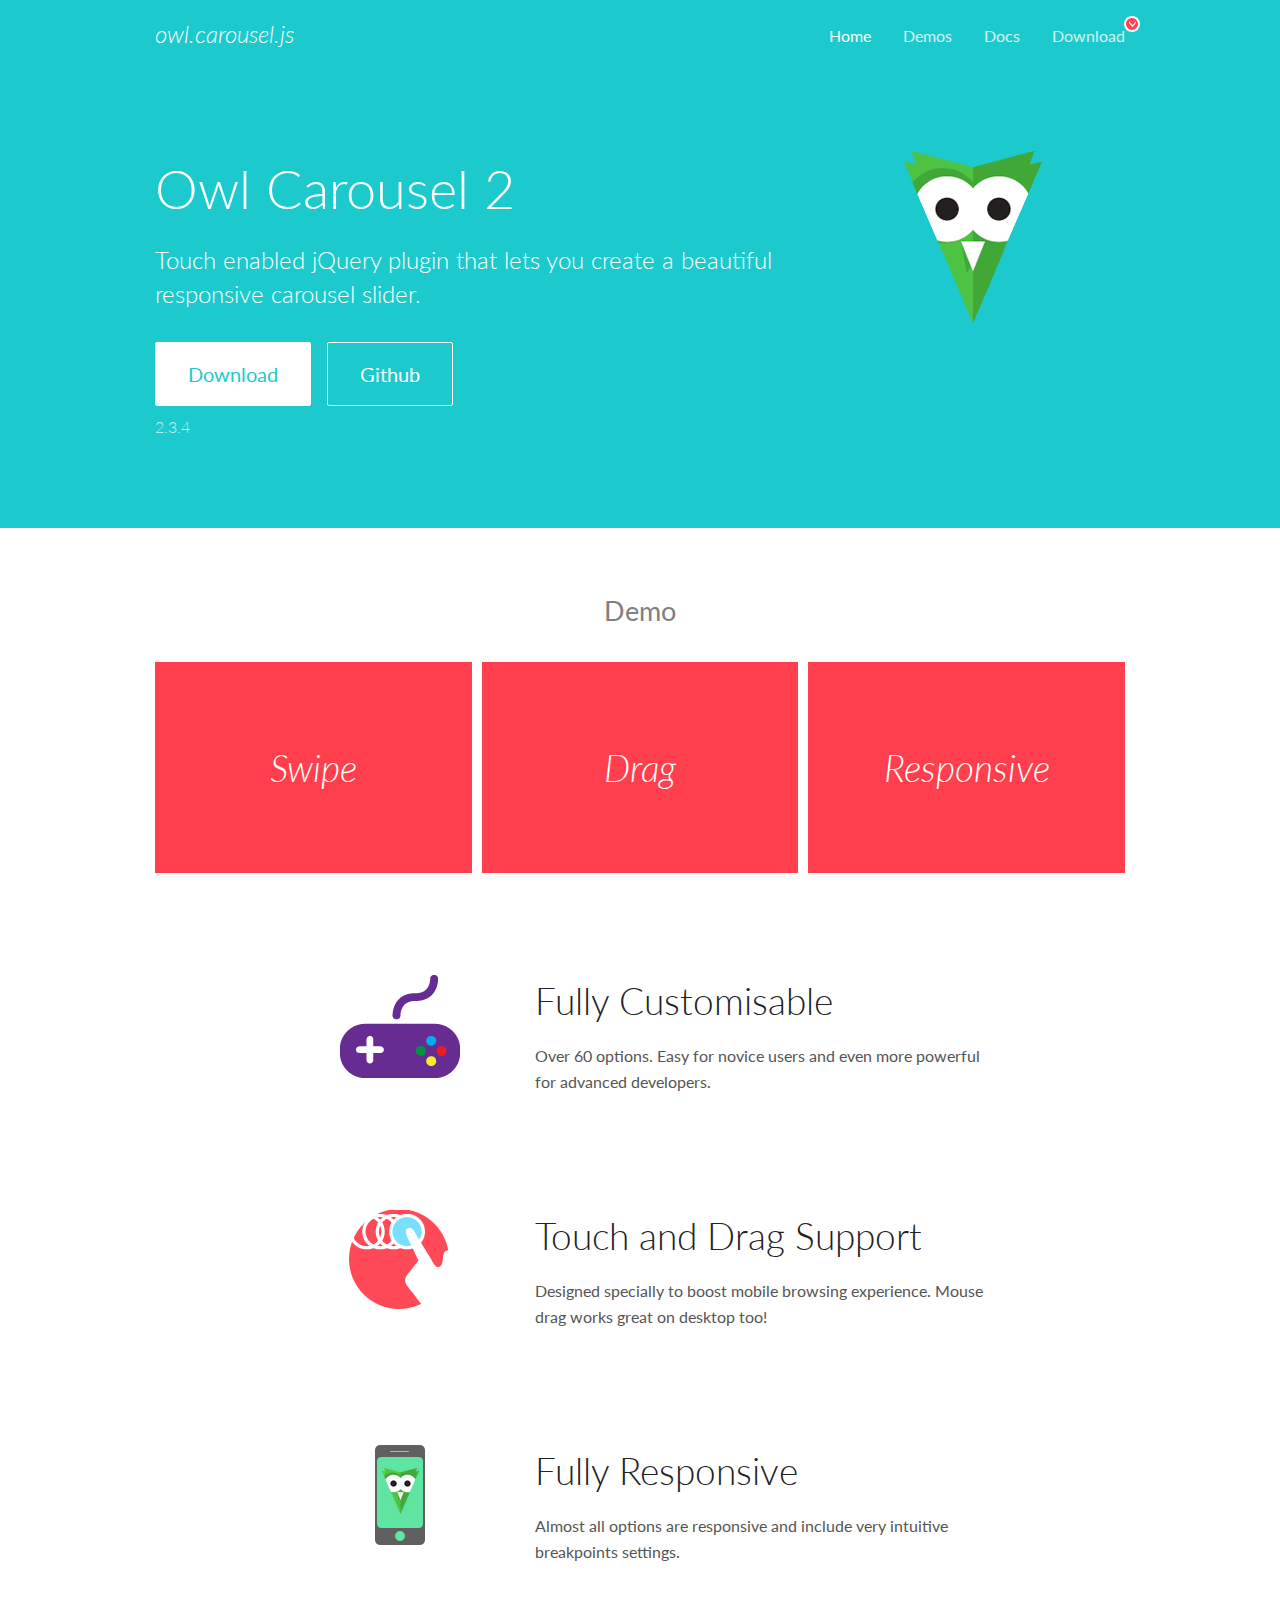
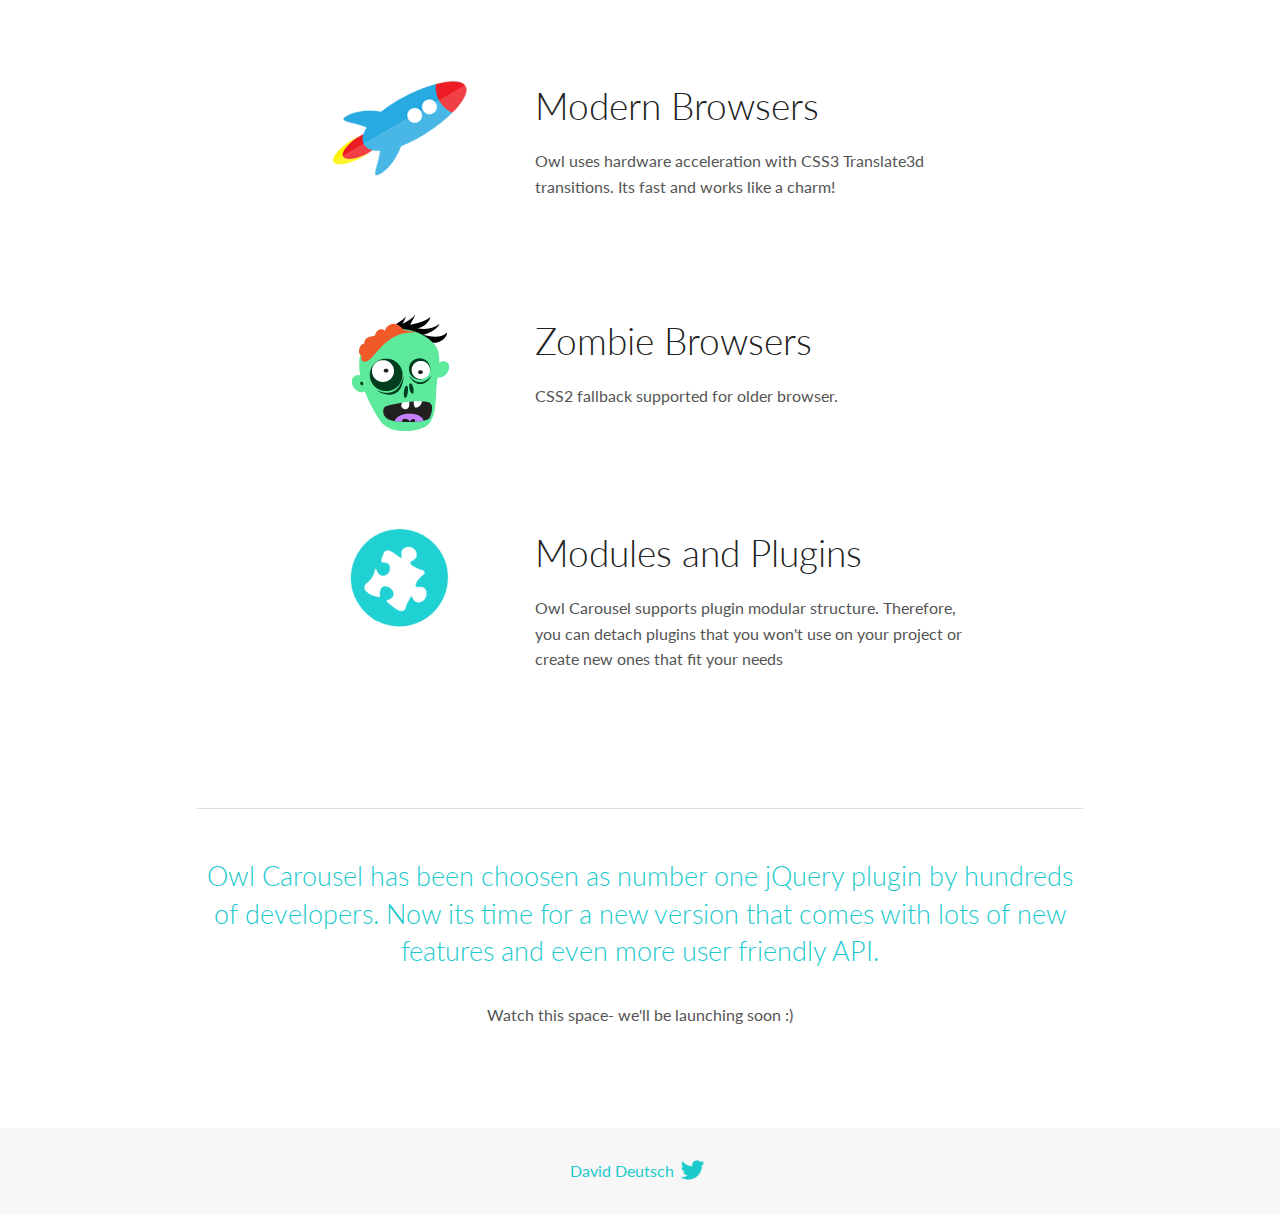
<file: js/OwlCarousel2-2.3.4/docs/index.html>
<!DOCTYPE html>
<html lang="en">
  <head>

    <!-- head -->
    <meta charset="utf-8">
    <meta name="msapplication-tap-highlight" content="no" />
    <meta name="viewport" content="width=device-width, initial-scale=1.0" />
    <meta name="description" content="Touch enabled jQuery plugin that lets you create beautiful responsive carousel slider.">
    <meta name="author" content="David Deutsch">
    <title>
      Home | Owl Carousel | 2.3.4
    </title>

    <!-- Stylesheets -->
    <link href='https://fonts.googleapis.com/css?family=Lato:300,400,700,400italic,300italic' rel='stylesheet' type='text/css'>
    <link rel="stylesheet" href="assets/css/docs.theme.min.css">

    <!-- Owl Stylesheets -->
    <link rel="stylesheet" href="assets/owlcarousel/assets/owl.carousel.min.css">
    <link rel="stylesheet" href="assets/owlcarousel/assets/owl.theme.default.min.css">

    <!-- HTML5 shim and Respond.js IE8 support of HTML5 elements and media queries -->

    <!--[if lt IE 9]>
      <script src="https://oss.maxcdn.com/libs/html5shiv/3.7.0/html5shiv.js"></script>
      <script src="https://oss.maxcdn.com/libs/respond.js/1.3.0/respond.min.js"></script>
    <![endif]-->

    <!-- Favicons -->
    <link rel="apple-touch-icon-precomposed" sizes="144x144" href="assets/ico/apple-touch-icon-144-precomposed.png">
    <link rel="shortcut icon" href="assets/ico/favicon.png">
    <link rel="shortcut icon" href="favicon.ico">

    <!-- Yeah i know js should not be in header. Its required for demos.-->

    <!-- javascript -->
    <script src="assets/vendors/jquery.min.js"></script>
    <script src="assets/owlcarousel/owl.carousel.js"></script>
  </head>
  <body>

    <!-- header -->
    <header class="header">
      <div class="row">
        <div class="large-12 columns">
          <div class="brand left">
            <h3>
              <a href="/OwlCarousel2/">owl.carousel.js</a> 
            </h3>
          </div>
          <a id="toggle-nav" class="right">
            <span></span> <span></span> <span></span> 
          </a> 
          <div class="nav-bar">
            <ul class="clearfix">
              <li class="active">
                <a href="/OwlCarousel2/index.html">Home</a> 
              </li>
              <li> <a href="/OwlCarousel2/demos/demos.html">Demos</a>  </li>
              <li> <a href="/OwlCarousel2/docs/started-welcome.html">Docs</a>  </li>
              <li>
                <a href="https://github.com/OwlCarousel2/OwlCarousel2/archive/2.3.4.zip">Download</a> 
                <span class="download"></span> 
              </li>
            </ul>
          </div>
        </div>
      </div>
    </header>

    <!-- home panel -->
    <section id="hero">
      <div class="row">
        <div class="large-8 medium-8 columns">
          <h1>Owl Carousel 2</h1>
          <h4>Touch enabled jQuery plugin that lets you create a beautiful responsive carousel slider.</h4>
          <a href="https://github.com/OwlCarousel2/OwlCarousel2/archive/2.3.4.zip" class="hero-button">Download</a> 
          <a href="https://github.com/OwlCarousel2/OwlCarousel2" class="hero-button outline">Github</a> 
          <p>2.3.4</p>
        </div>
        <div class="large-4 medium-4 columns">
          <img class="owl-logo" src="assets/img/owl-logo.png" alt="mr. Owl">
        </div>
      </div>
    </section>

    <!-- body -->
    <div class="home-demo">
      <div class="row">
        <div class="large-12 columns">
          <h3>Demo</h3>
          <div class="owl-carousel">
            <div class="item">
              <h2>Swipe</h2>
            </div>
            <div class="item">
              <h2>Drag</h2>
            </div>
            <div class="item">
              <h2>Responsive</h2>
            </div>
            <div class="item">
              <h2>CSS3</h2>
            </div>
            <div class="item">
              <h2>Fast</h2>
            </div>
            <div class="item">
              <h2>Easy</h2>
            </div>
            <div class="item">
              <h2>Free</h2>
            </div>
            <div class="item">
              <h2>Upgradable</h2>
            </div>
            <div class="item">
              <h2>Tons of options</h2>
            </div>
            <div class="item">
              <h2>Infinity</h2>
            </div>
            <div class="item">
              <h2>Auto Width</h2>
            </div>
          </div>
        </div>
      </div>
    </div>
    <script>
      var owl = $('.owl-carousel');
      owl.owlCarousel({
        margin: 10,
        loop: true,
        responsive: {
          0: {
            items: 1
          },
          600: {
            items: 2
          },
          1000: {
            items: 3
          }
        }
      })
    </script>

    <!-- features -->
    <div id="features">
      <div class="row">
        <div class="small-12 medium-9 small-centered columns">
          <section class="row feature">
            <div class="medium-4 small-12 columns">
              <img src="assets/img/feature-options.png" alt="">
            </div>
            <div class="medium-8 small-12 columns">
              <h2>Fully Customisable</h2>
              <p>Over 60 options. Easy for novice users and even more powerful for advanced developers.</p>
            </div>
          </section>
          <section class="row feature">
            <div class="medium-4 small-12 columns">
              <img src="assets/img/feature-drag.png" alt="">
            </div>
            <div class="medium-8 small-12 columns">
              <h2>Touch and Drag Support</h2>
              <p>Designed specially to boost mobile browsing experience. Mouse drag works great on desktop too!</p>
            </div>
          </section>
          <section class="row feature">
            <div class="medium-4 small-12 columns">
              <img src="assets/img/feature-responsive.png" alt="">
            </div>
            <div class="medium-8 small-12 columns">
              <h2>Fully Responsive</h2>
              <p>Almost all options are responsive and include very intuitive breakpoints settings.</p>
            </div>
          </section>
          <section class="row feature">
            <div class="medium-4 small-12 columns">
              <img src="assets/img/feature-modern.png" alt="">
            </div>
            <div class="medium-8 small-12 columns">
              <h2>Modern Browsers</h2>
              <p>Owl uses hardware acceleration with CSS3 Translate3d transitions. Its fast and works like a charm! </p>
            </div>
          </section>
          <section class="row feature">
            <div class="medium-4 small-12 columns">
              <img src="assets/img/feature-zombie.png" alt="">
            </div>
            <div class="medium-8 small-12 columns">
              <h2>Zombie Browsers</h2>
              <p>CSS2 fallback supported for older browser.</p>
            </div>
          </section>
          <section class="row feature">
            <div class="medium-4 small-12 columns">
              <img src="assets/img/feature-module.png" alt="">
            </div>
            <div class="medium-8 small-12 columns">
              <h2>Modules and Plugins</h2>
              <p>Owl Carousel supports plugin modular structure. Therefore, you can detach plugins that you won&#x27;t use on your project or create new ones that fit your needs</p>
            </div>
          </section>
        </div>
      </div>
    </div>

    <!-- footer -->
    <section id="teaser-text">
      <div class="row">
        <div class="small-12 medium-11 small-centered columns">
          <hr>
          <h3 id="owl-carousel-has-been-choosen-as-number-one-jquery-plugin-by-hundreds-of-developers-now-its-time-for-a-new-version-that-comes-with-lots-of-new-features-and-even-more-user-friendly-api-">Owl Carousel has been choosen as number one jQuery plugin by hundreds of developers. Now its time for a new version that comes with lots of new features and even more user friendly API.</h3>
          <p>Watch this space- we&#39;ll be launching soon :)</p>
        </div>
      </div>
    </section>

    <!-- footer -->
    <footer class="footer">
      <div class="row">
        <div class="large-12 columns">
          <h5>
            <a href="/OwlCarousel2/docs/support-contact.html">David Deutsch</a> 
            <a id="custom-tweet-button" href="https://twitter.com/share?url=https://github.com/OwlCarousel2/OwlCarousel2&text=Owl Carousel - This is so awesome! " target="_blank"></a> 
          </h5>
        </div>
      </div>
    </footer>

    <!-- vendors -->
    <script src="assets/vendors/highlight.js"></script>
    <script src="assets/js/app.js"></script>
  </body>
</html>
</file>
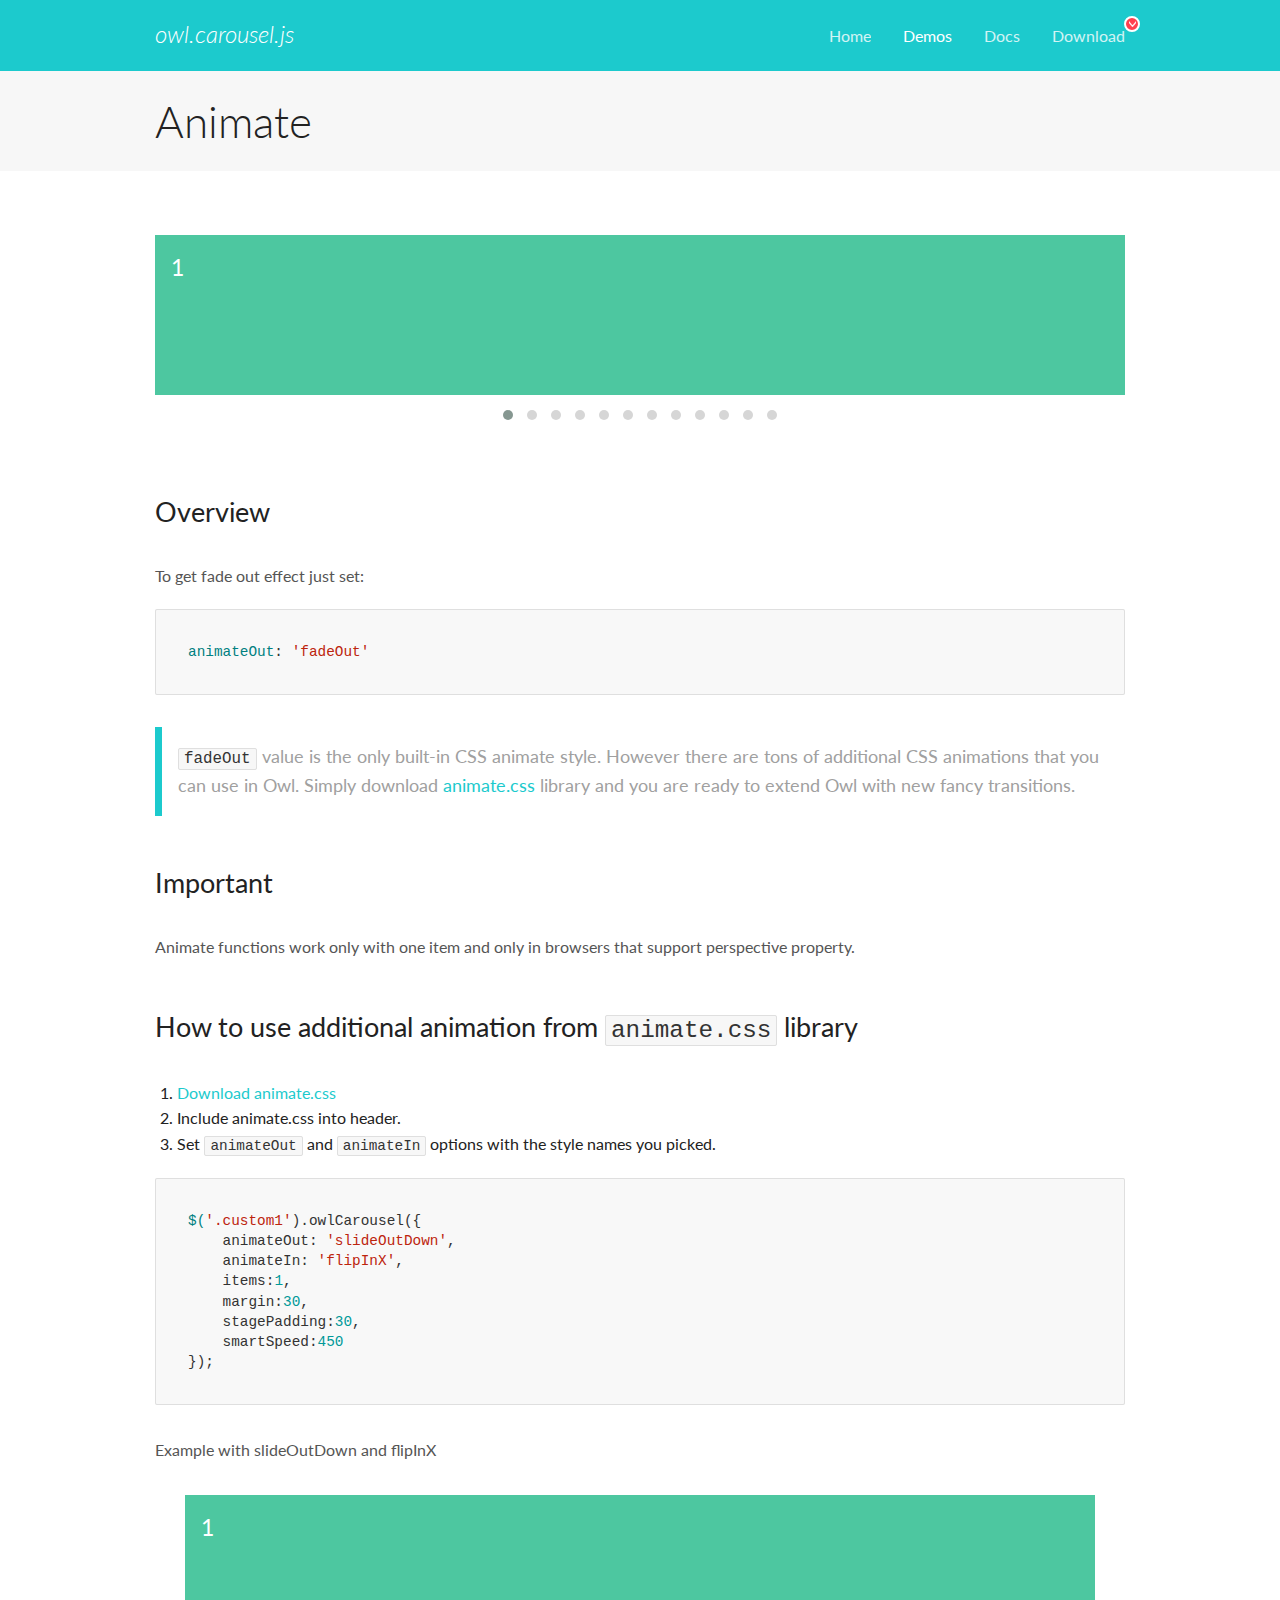
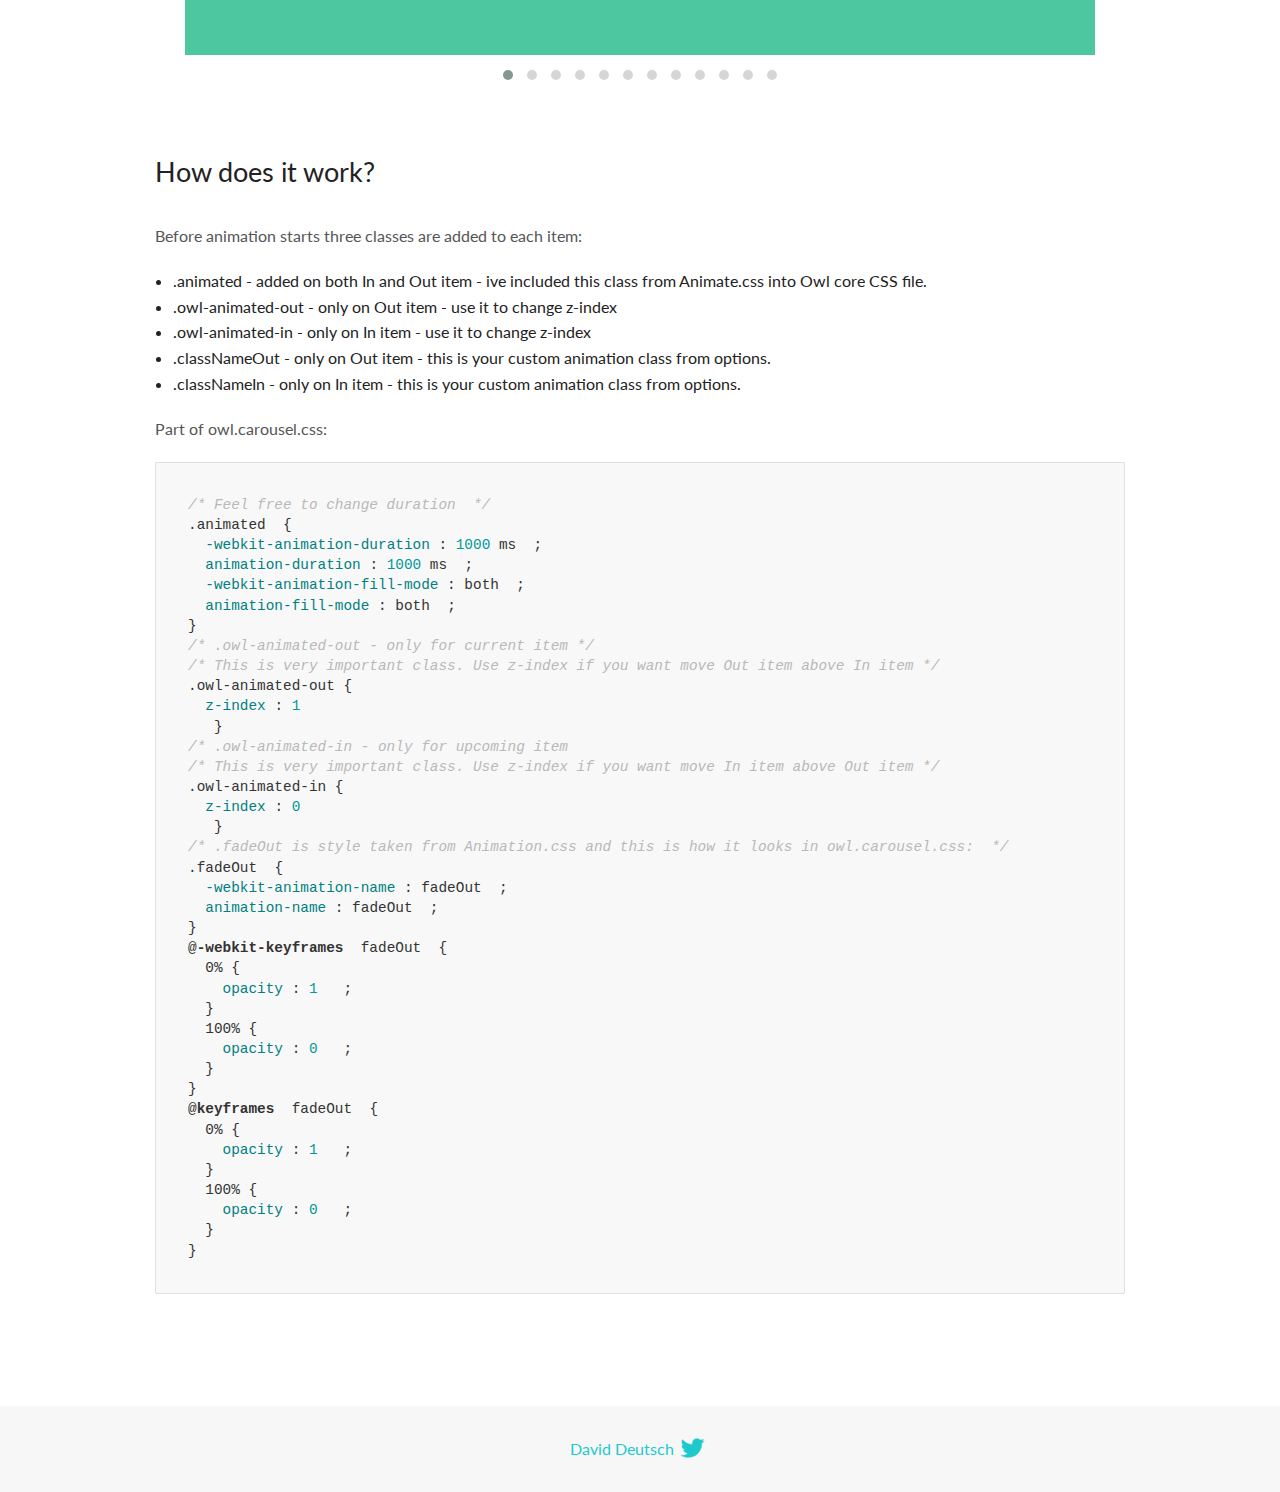
<file: js/OwlCarousel2-2.3.4/docs/demos/animate.html>
<!DOCTYPE html>
<html lang="en">
  <head>

    <!-- head -->
    <meta charset="utf-8">
    <meta name="msapplication-tap-highlight" content="no" />
    <meta name="viewport" content="width=device-width, initial-scale=1.0" />
    <meta name="description" content="Animate carousel">
    <meta name="author" content="David Deutsch">
    <title>
      Animate Demo | Owl Carousel | 2.3.4
    </title>

    <!-- Stylesheets -->
    <link href='https://fonts.googleapis.com/css?family=Lato:300,400,700,400italic,300italic' rel='stylesheet' type='text/css'>
    <link rel="stylesheet" href="../assets/css/docs.theme.min.css">

    <!-- Owl Stylesheets -->
    <link rel="stylesheet" href="../assets/owlcarousel/assets/owl.carousel.min.css">
    <link rel="stylesheet" href="../assets/owlcarousel/assets/owl.theme.default.min.css">

    <!-- HTML5 shim and Respond.js IE8 support of HTML5 elements and media queries -->

    <!--[if lt IE 9]>
      <script src="https://oss.maxcdn.com/libs/html5shiv/3.7.0/html5shiv.js"></script>
      <script src="https://oss.maxcdn.com/libs/respond.js/1.3.0/respond.min.js"></script>
    <![endif]-->

    <!-- Favicons -->
    <link rel="apple-touch-icon-precomposed" sizes="144x144" href="../assets/ico/apple-touch-icon-144-precomposed.png">
    <link rel="shortcut icon" href="../assets/ico/favicon.png">
    <link rel="shortcut icon" href="favicon.ico">

    <!-- Yeah i know js should not be in header. Its required for demos.-->

    <!-- javascript -->
    <script src="../assets/vendors/jquery.min.js"></script>
    <script src="../assets/owlcarousel/owl.carousel.js"></script>
  </head>
  <body>

    <!-- header -->
    <header class="header">
      <div class="row">
        <div class="large-12 columns">
          <div class="brand left">
            <h3>
              <a href="/OwlCarousel2/">owl.carousel.js</a> 
            </h3>
          </div>
          <a id="toggle-nav" class="right">
            <span></span> <span></span> <span></span> 
          </a> 
          <div class="nav-bar">
            <ul class="clearfix">
              <li> <a href="/OwlCarousel2/index.html">Home</a>  </li>
              <li class="active">
                <a href="/OwlCarousel2/demos/demos.html">Demos</a> 
              </li>
              <li> <a href="/OwlCarousel2/docs/started-welcome.html">Docs</a>  </li>
              <li>
                <a href="https://github.com/OwlCarousel2/OwlCarousel2/archive/2.3.4.zip">Download</a> 
                <span class="download"></span> 
              </li>
            </ul>
          </div>
        </div>
      </div>
    </header>

    <!-- title -->
    <section class="title">
      <div class="row">
        <div class="large-12 columns">
          <h1>Animate</h1>
        </div>
      </div>
    </section>

    <!--  Demos -->
    <section id="demos">
      <div class="row">
        <div class="large-12 columns">
          <div class="fadeOut owl-carousel owl-theme">
            <div class="item">
              <h4>1</h4>
            </div>
            <div class="item">
              <h4>2</h4>
            </div>
            <div class="item">
              <h4>3</h4>
            </div>
            <div class="item">
              <h4>4</h4>
            </div>
            <div class="item">
              <h4>5</h4>
            </div>
            <div class="item">
              <h4>6</h4>
            </div>
            <div class="item">
              <h4>7</h4>
            </div>
            <div class="item">
              <h4>8</h4>
            </div>
            <div class="item">
              <h4>9</h4>
            </div>
            <div class="item">
              <h4>10</h4>
            </div>
            <div class="item">
              <h4>11</h4>
            </div>
            <div class="item">
              <h4>12</h4>
            </div>
          </div>
          <h3 id="overview">Overview</h3>
          <p>To get fade out effect just set:</p>
          <pre><code>animateOut: &#39;fadeOut&#39;</code></pre>
          <blockquote>
            <p><code>fadeOut</code> value is the only built-in CSS animate style. However there are tons of additional CSS animations that you can use in Owl. Simply download
              <a href="https://daneden.github.io/animate.css/">animate.css</a>  library and you are ready to extend Owl with new fancy transitions.</p>
          </blockquote>
          <h3 id="important">Important</h3>
          <p>Animate functions work only with one item and only in browsers that support perspective property.</p>
          <h3 id="how-to-use-additional-animation-from-animate-css-library">How to use additional animation from <code>animate.css</code> library</h3>
          <ol>
            <li> <a href="https://daneden.github.io/animate.css/">Download animate.css</a>  </li>
            <li>Include animate.css into header.</li>
            <li>Set <code>animateOut</code> and <code>animateIn</code> options with the style names you picked.</li>
          </ol>
          <pre><code>$(&#39;.custom1&#39;).owlCarousel({
    animateOut: &#39;slideOutDown&#39;,
    animateIn: &#39;flipInX&#39;,
    items:1,
    margin:30,
    stagePadding:30,
    smartSpeed:450
});</code></pre>
          <p>Example with slideOutDown and flipInX</p>
          <div class="custom1 owl-carousel owl-theme">
            <div class="item">
              <h4>1</h4>
            </div>
            <div class="item">
              <h4>2</h4>
            </div>
            <div class="item">
              <h4>3</h4>
            </div>
            <div class="item">
              <h4>4</h4>
            </div>
            <div class="item">
              <h4>5</h4>
            </div>
            <div class="item">
              <h4>6</h4>
            </div>
            <div class="item">
              <h4>7</h4>
            </div>
            <div class="item">
              <h4>8</h4>
            </div>
            <div class="item">
              <h4>9</h4>
            </div>
            <div class="item">
              <h4>10</h4>
            </div>
            <div class="item">
              <h4>11</h4>
            </div>
            <div class="item">
              <h4>12</h4>
            </div>
          </div>
          <h3 id="how-does-it-work-">How does it work?</h3>
          <p>Before animation starts three classes are added to each item:</p>
          <ul>
            <li>.animated - added on both In and Out item - ive included this class from Animate.css into Owl core CSS file.</li>
            <li>.owl-animated-out - only on Out item - use it to change z-index</li>
            <li>.owl-animated-in - only on In item - use it to change z-index</li>
            <li>.classNameOut - only on Out item - this is your custom animation class from options.</li>
            <li>.classNameIn - only on In item - this is your custom animation class from options.</li>
          </ul>
          <p>Part of owl.carousel.css:</p>
          <pre><code class="language-css"><span class="comment">/* Feel free to change duration  */</span> 
<span class="class">.animated</span>  <span class="rules">{
  <span class="rule"><span class="attribute">-webkit-animation-duration</span> :<span class="value"> <span class="number">1000</span> ms</span> </span> ;
  <span class="rule"><span class="attribute">animation-duration</span> :<span class="value"> <span class="number">1000</span> ms</span> </span> ;
  <span class="rule"><span class="attribute">-webkit-animation-fill-mode</span> :<span class="value"> both</span> </span> ;
  <span class="rule"><span class="attribute">animation-fill-mode</span> :<span class="value"> both</span> </span> ;
<span class="rule">}</span> </span> 
<span class="comment">/* .owl-animated-out - only for current item */</span> 
<span class="comment">/* This is very important class. Use z-index if you want move Out item above In item */</span> 
<span class="class">.owl-animated-out</span> <span class="rules">{
  <span class="rule"><span class="attribute">z-index</span> :<span class="value"> <span class="number">1</span> 
</span> </span> </span> }
<span class="comment">/* .owl-animated-in - only for upcoming item
/* This is very important class. Use z-index if you want move In item above Out item */</span> 
<span class="class">.owl-animated-in</span> <span class="rules">{
  <span class="rule"><span class="attribute">z-index</span> :<span class="value"> <span class="number">0</span> 
</span> </span> </span> }
<span class="comment">/* .fadeOut is style taken from Animation.css and this is how it looks in owl.carousel.css:  */</span> 
<span class="class">.fadeOut</span>  <span class="rules">{
  <span class="rule"><span class="attribute">-webkit-animation-name</span> :<span class="value"> fadeOut</span> </span> ;
  <span class="rule"><span class="attribute">animation-name</span> :<span class="value"> fadeOut</span> </span> ;
<span class="rule">}</span> </span> 
<span class="at_rule">@<span class="keyword">-webkit-keyframes</span>  fadeOut </span> {
  0% <span class="rules">{
    <span class="rule"><span class="attribute">opacity</span> :<span class="value"> <span class="number">1</span> </span> </span> ;
  <span class="rule">}</span> </span> 
  100% <span class="rules">{
    <span class="rule"><span class="attribute">opacity</span> :<span class="value"> <span class="number">0</span> </span> </span> ;
  <span class="rule">}</span> </span> 
}
<span class="at_rule">@<span class="keyword">keyframes</span>  fadeOut </span> {
  0% <span class="rules">{
    <span class="rule"><span class="attribute">opacity</span> :<span class="value"> <span class="number">1</span> </span> </span> ;
  <span class="rule">}</span> </span> 
  100% <span class="rules">{
    <span class="rule"><span class="attribute">opacity</span> :<span class="value"> <span class="number">0</span> </span> </span> ;
  <span class="rule">}</span> </span> 
}</code></pre>
          <link rel="stylesheet" href="../assets/css/animate.css">
          <script>
            jQuery(document).ready(function($) {
              $('.fadeOut').owlCarousel({
                items: 1,
                animateOut: 'fadeOut',
                loop: true,
                margin: 10,
              });
              $('.custom1').owlCarousel({
                animateOut: 'slideOutDown',
                animateIn: 'flipInX',
                items: 1,
                margin: 30,
                stagePadding: 30,
                smartSpeed: 450
              });
            });
          </script>
        </div>
      </div>
    </section>

    <!-- footer -->
    <footer class="footer">
      <div class="row">
        <div class="large-12 columns">
          <h5>
            <a href="/OwlCarousel2/docs/support-contact.html">David Deutsch</a> 
            <a id="custom-tweet-button" href="https://twitter.com/share?url=https://github.com/OwlCarousel2/OwlCarousel2&text=Owl Carousel - This is so awesome! " target="_blank"></a> 
          </h5>
        </div>
      </div>
    </footer>

    <!-- vendors -->
    <script src="../assets/vendors/highlight.js"></script>
    <script src="../assets/js/app.js"></script>
  </body>
</html>
</file>
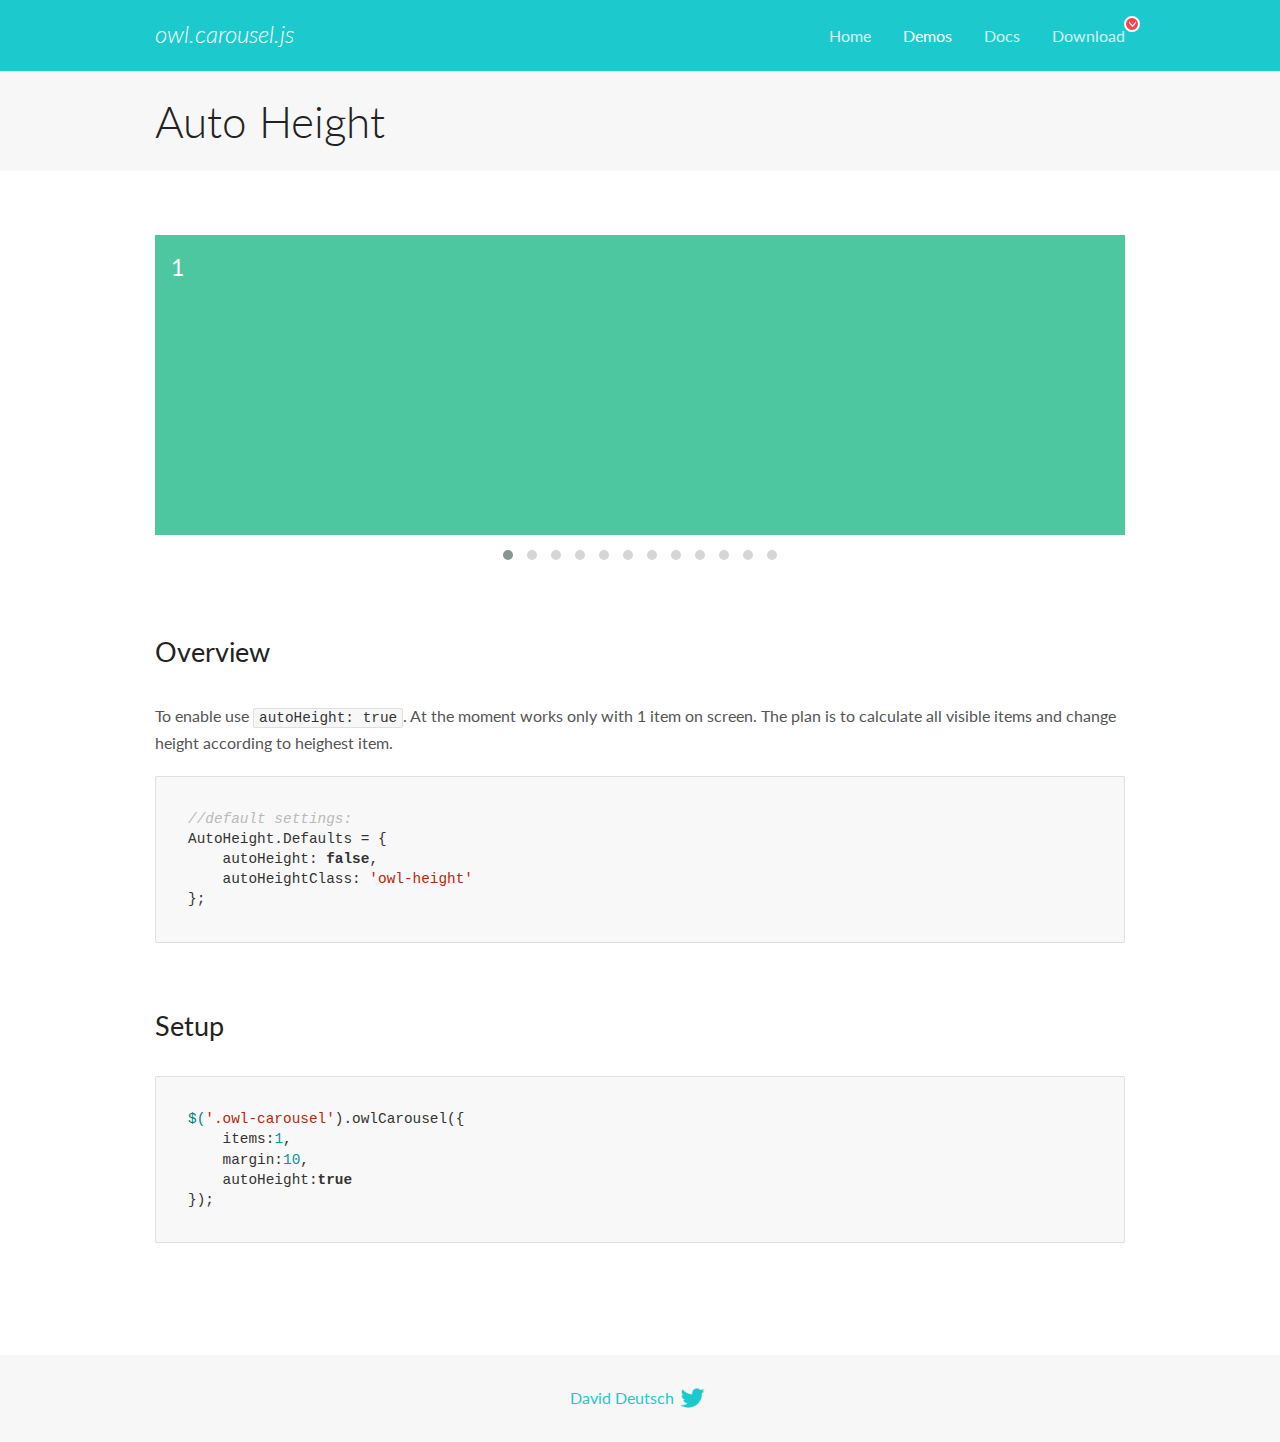
<file: js/OwlCarousel2-2.3.4/docs/demos/autoheight.html>
<!DOCTYPE html>
<html lang="en">
  <head>

    <!-- head -->
    <meta charset="utf-8">
    <meta name="msapplication-tap-highlight" content="no" />
    <meta name="viewport" content="width=device-width, initial-scale=1.0" />
    <meta name="description" content="autoHeight usage demo">
    <meta name="author" content="David Deutsch">
    <title>
      Auto Height Demo | Owl Carousel | 2.3.4
    </title>

    <!-- Stylesheets -->
    <link href='https://fonts.googleapis.com/css?family=Lato:300,400,700,400italic,300italic' rel='stylesheet' type='text/css'>
    <link rel="stylesheet" href="../assets/css/docs.theme.min.css">

    <!-- Owl Stylesheets -->
    <link rel="stylesheet" href="../assets/owlcarousel/assets/owl.carousel.min.css">
    <link rel="stylesheet" href="../assets/owlcarousel/assets/owl.theme.default.min.css">

    <!-- HTML5 shim and Respond.js IE8 support of HTML5 elements and media queries -->

    <!--[if lt IE 9]>
      <script src="https://oss.maxcdn.com/libs/html5shiv/3.7.0/html5shiv.js"></script>
      <script src="https://oss.maxcdn.com/libs/respond.js/1.3.0/respond.min.js"></script>
    <![endif]-->

    <!-- Favicons -->
    <link rel="apple-touch-icon-precomposed" sizes="144x144" href="../assets/ico/apple-touch-icon-144-precomposed.png">
    <link rel="shortcut icon" href="../assets/ico/favicon.png">
    <link rel="shortcut icon" href="favicon.ico">

    <!-- Yeah i know js should not be in header. Its required for demos.-->

    <!-- javascript -->
    <script src="../assets/vendors/jquery.min.js"></script>
    <script src="../assets/owlcarousel/owl.carousel.js"></script>
  </head>
  <body>

    <!-- header -->
    <header class="header">
      <div class="row">
        <div class="large-12 columns">
          <div class="brand left">
            <h3>
              <a href="/OwlCarousel2/">owl.carousel.js</a> 
            </h3>
          </div>
          <a id="toggle-nav" class="right">
            <span></span> <span></span> <span></span> 
          </a> 
          <div class="nav-bar">
            <ul class="clearfix">
              <li> <a href="/OwlCarousel2/index.html">Home</a>  </li>
              <li class="active">
                <a href="/OwlCarousel2/demos/demos.html">Demos</a> 
              </li>
              <li> <a href="/OwlCarousel2/docs/started-welcome.html">Docs</a>  </li>
              <li>
                <a href="https://github.com/OwlCarousel2/OwlCarousel2/archive/2.3.4.zip">Download</a> 
                <span class="download"></span> 
              </li>
            </ul>
          </div>
        </div>
      </div>
    </header>

    <!-- title -->
    <section class="title">
      <div class="row">
        <div class="large-12 columns">
          <h1>Auto Height</h1>
        </div>
      </div>
    </section>

    <!--  Demos -->
    <section id="demos">
      <div class="row">
        <div class="large-12 columns">
          <div class="owl-carousel owl-theme">
            <div class="item" style="height:300px">
              <h4>1</h4>
            </div>
            <div class="item" style="height:100px">
              <h4>2</h4>
            </div>
            <div class="item" style="height:500px">
              <h4>3</h4>
            </div>
            <div class="item" style="height:250px">
              <h4>4</h4>
            </div>
            <div class="item" style="height:400px">
              <h4>5</h4>
            </div>
            <div class="item" style="height:500px">
              <h4>6</h4>
            </div>
            <div class="item" style="height:600px">
              <h4>7</h4>
            </div>
            <div class="item" style="height:400px">
              <h4>8</h4>
            </div>
            <div class="item" style="height:300px">
              <h4>9</h4>
            </div>
            <div class="item" style="height:350px">
              <h4>10</h4>
            </div>
            <div class="item" style="height:200px">
              <h4>11</h4>
            </div>
            <div class="item" style="height:150px">
              <h4>12</h4>
            </div>
          </div>
          <h3 id="overview">Overview</h3>
          <p>To enable use <code>autoHeight: true</code>. At the moment works only with 1 item on screen. The plan is to calculate all visible items and change height according to heighest item.</p>
          <pre><code>//default settings:
AutoHeight.Defaults = {
    autoHeight: false,
    autoHeightClass: &#39;owl-height&#39;
};</code></pre>
          <h3 id="setup">Setup</h3>
          <pre><code>$(&#39;.owl-carousel&#39;).owlCarousel({
    items:1,
    margin:10,
    autoHeight:true
});</code></pre>
          <script>
            $(document).ready(function() {
              $('.owl-carousel').owlCarousel({
                items: 1,
                margin: 10,
                autoHeight: true
              });
            })
          </script>
        </div>
      </div>
    </section>

    <!-- footer -->
    <footer class="footer">
      <div class="row">
        <div class="large-12 columns">
          <h5>
            <a href="/OwlCarousel2/docs/support-contact.html">David Deutsch</a> 
            <a id="custom-tweet-button" href="https://twitter.com/share?url=https://github.com/OwlCarousel2/OwlCarousel2&text=Owl Carousel - This is so awesome! " target="_blank"></a> 
          </h5>
        </div>
      </div>
    </footer>

    <!-- vendors -->
    <script src="../assets/vendors/highlight.js"></script>
    <script src="../assets/js/app.js"></script>
  </body>
</html>
</file>
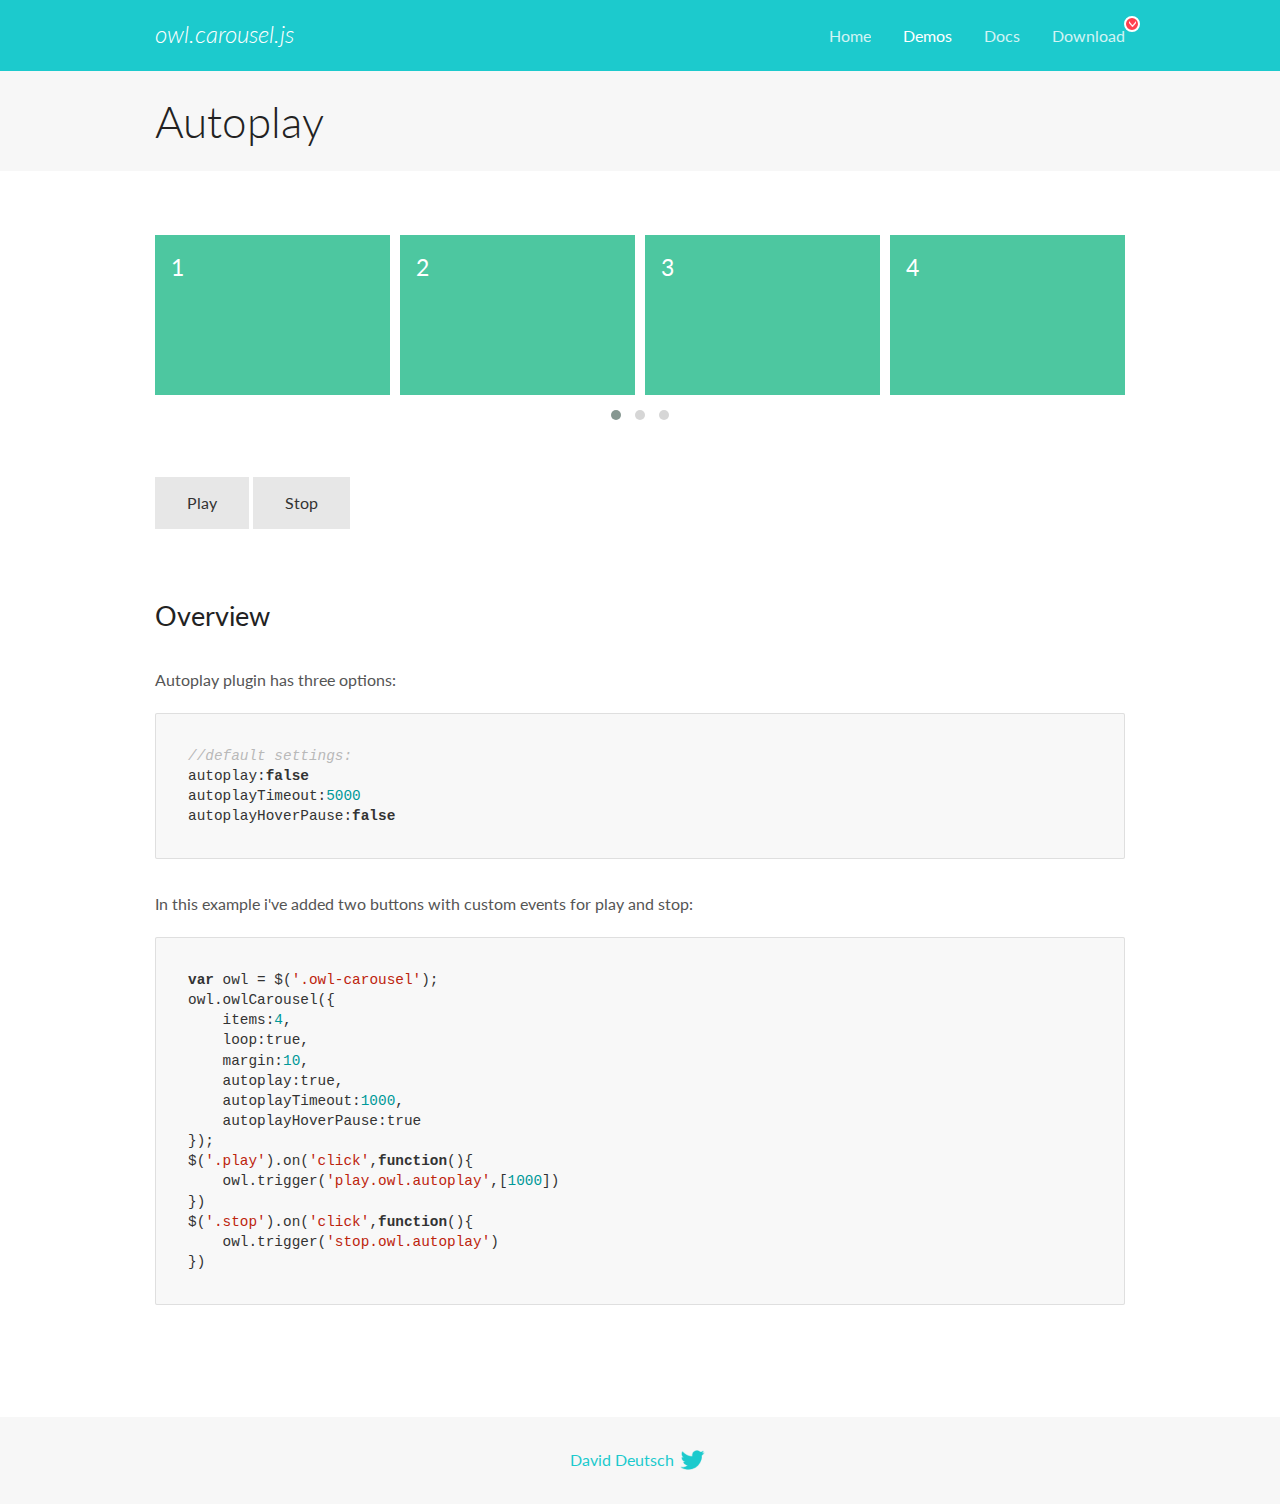
<file: js/OwlCarousel2-2.3.4/docs/demos/autoplay.html>
<!DOCTYPE html>
<html lang="en">
  <head>

    <!-- head -->
    <meta charset="utf-8">
    <meta name="msapplication-tap-highlight" content="no" />
    <meta name="viewport" content="width=device-width, initial-scale=1.0" />
    <meta name="description" content="Autoplay usage demo">
    <meta name="author" content="David Deutsch">
    <title>
      Autoplay Demo | Owl Carousel | 2.3.4
    </title>

    <!-- Stylesheets -->
    <link href='https://fonts.googleapis.com/css?family=Lato:300,400,700,400italic,300italic' rel='stylesheet' type='text/css'>
    <link rel="stylesheet" href="../assets/css/docs.theme.min.css">

    <!-- Owl Stylesheets -->
    <link rel="stylesheet" href="../assets/owlcarousel/assets/owl.carousel.min.css">
    <link rel="stylesheet" href="../assets/owlcarousel/assets/owl.theme.default.min.css">

    <!-- HTML5 shim and Respond.js IE8 support of HTML5 elements and media queries -->

    <!--[if lt IE 9]>
      <script src="https://oss.maxcdn.com/libs/html5shiv/3.7.0/html5shiv.js"></script>
      <script src="https://oss.maxcdn.com/libs/respond.js/1.3.0/respond.min.js"></script>
    <![endif]-->

    <!-- Favicons -->
    <link rel="apple-touch-icon-precomposed" sizes="144x144" href="../assets/ico/apple-touch-icon-144-precomposed.png">
    <link rel="shortcut icon" href="../assets/ico/favicon.png">
    <link rel="shortcut icon" href="favicon.ico">

    <!-- Yeah i know js should not be in header. Its required for demos.-->

    <!-- javascript -->
    <script src="../assets/vendors/jquery.min.js"></script>
    <script src="../assets/owlcarousel/owl.carousel.js"></script>
  </head>
  <body>

    <!-- header -->
    <header class="header">
      <div class="row">
        <div class="large-12 columns">
          <div class="brand left">
            <h3>
              <a href="/OwlCarousel2/">owl.carousel.js</a> 
            </h3>
          </div>
          <a id="toggle-nav" class="right">
            <span></span> <span></span> <span></span> 
          </a> 
          <div class="nav-bar">
            <ul class="clearfix">
              <li> <a href="/OwlCarousel2/index.html">Home</a>  </li>
              <li class="active">
                <a href="/OwlCarousel2/demos/demos.html">Demos</a> 
              </li>
              <li> <a href="/OwlCarousel2/docs/started-welcome.html">Docs</a>  </li>
              <li>
                <a href="https://github.com/OwlCarousel2/OwlCarousel2/archive/2.3.4.zip">Download</a> 
                <span class="download"></span> 
              </li>
            </ul>
          </div>
        </div>
      </div>
    </header>

    <!-- title -->
    <section class="title">
      <div class="row">
        <div class="large-12 columns">
          <h1>Autoplay</h1>
        </div>
      </div>
    </section>

    <!--  Demos -->
    <section id="demos">
      <div class="row">
        <div class="large-12 columns">
          <div class="owl-carousel owl-theme">
            <div class="item">
              <h4>1</h4>
            </div>
            <div class="item">
              <h4>2</h4>
            </div>
            <div class="item">
              <h4>3</h4>
            </div>
            <div class="item">
              <h4>4</h4>
            </div>
            <div class="item">
              <h4>5</h4>
            </div>
            <div class="item">
              <h4>6</h4>
            </div>
            <div class="item">
              <h4>7</h4>
            </div>
            <div class="item">
              <h4>8</h4>
            </div>
            <div class="item">
              <h4>9</h4>
            </div>
            <div class="item">
              <h4>10</h4>
            </div>
            <div class="item">
              <h4>11</h4>
            </div>
            <div class="item">
              <h4>12</h4>
            </div>
          </div>
          <a class="button secondary play">Play</a> 
          <a class="button secondary stop">Stop</a> 
          <h3 id="overview">Overview</h3>
          <p>Autoplay plugin has three options:</p>
          <pre><code>//default settings:
autoplay:false
autoplayTimeout:5000
autoplayHoverPause:false</code></pre>
          <p>In this example i&#39;ve added two buttons with custom events for play and stop:</p>
          <pre><code>var owl = $(&#39;.owl-carousel&#39;);
owl.owlCarousel({
    items:4,
    loop:true,
    margin:10,
    autoplay:true,
    autoplayTimeout:1000,
    autoplayHoverPause:true
});
$(&#39;.play&#39;).on(&#39;click&#39;,function(){
    owl.trigger(&#39;play.owl.autoplay&#39;,[1000])
})
$(&#39;.stop&#39;).on(&#39;click&#39;,function(){
    owl.trigger(&#39;stop.owl.autoplay&#39;)
})</code></pre>
          <script>
            $(document).ready(function() {
              var owl = $('.owl-carousel');
              owl.owlCarousel({
                items: 4,
                loop: true,
                margin: 10,
                autoplay: true,
                autoplayTimeout: 1000,
                autoplayHoverPause: true
              });
              $('.play').on('click', function() {
                owl.trigger('play.owl.autoplay', [1000])
              })
              $('.stop').on('click', function() {
                owl.trigger('stop.owl.autoplay')
              })
            })
          </script>
        </div>
      </div>
    </section>

    <!-- footer -->
    <footer class="footer">
      <div class="row">
        <div class="large-12 columns">
          <h5>
            <a href="/OwlCarousel2/docs/support-contact.html">David Deutsch</a> 
            <a id="custom-tweet-button" href="https://twitter.com/share?url=https://github.com/OwlCarousel2/OwlCarousel2&text=Owl Carousel - This is so awesome! " target="_blank"></a> 
          </h5>
        </div>
      </div>
    </footer>

    <!-- vendors -->
    <script src="../assets/vendors/highlight.js"></script>
    <script src="../assets/js/app.js"></script>
  </body>
</html>
</file>
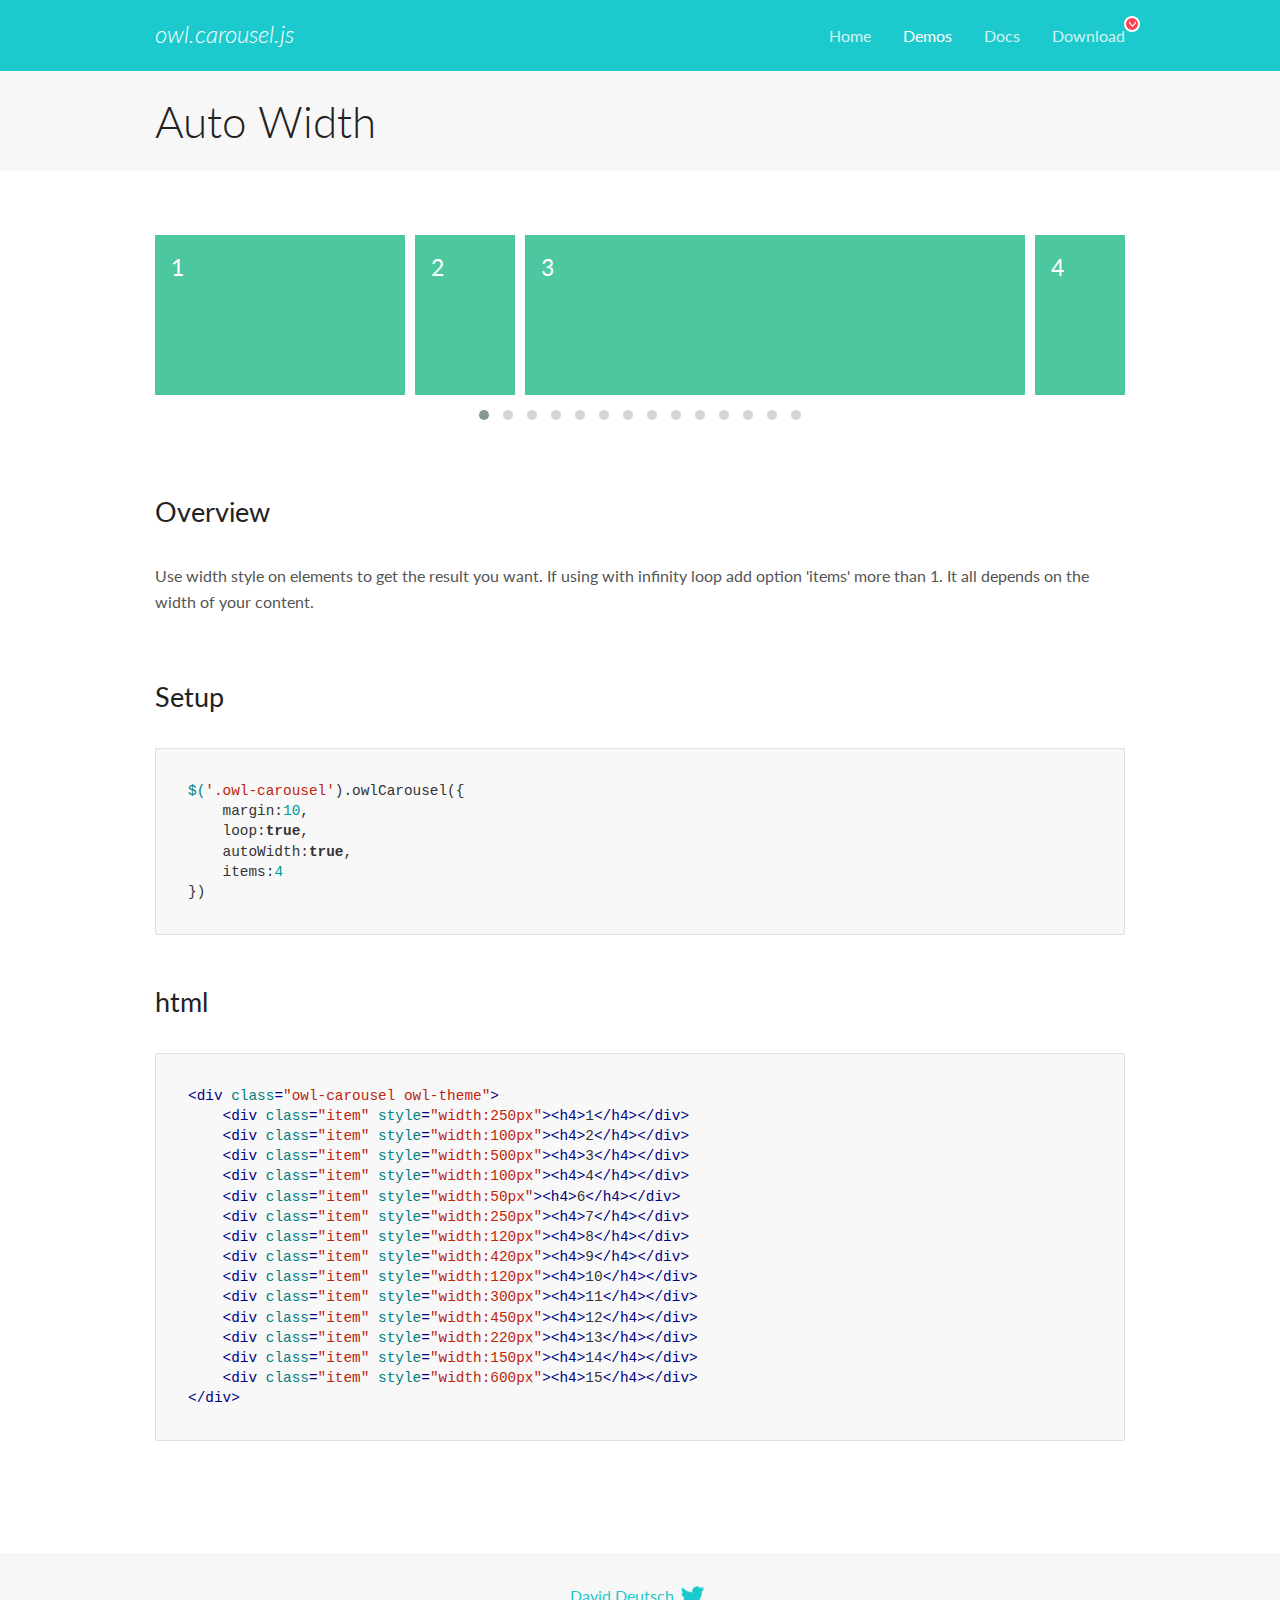
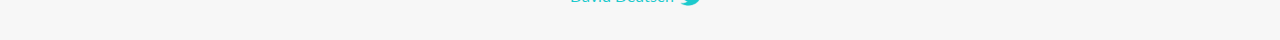
<file: js/OwlCarousel2-2.3.4/docs/demos/autowidth.html>
<!DOCTYPE html>
<html lang="en">
  <head>

    <!-- head -->
    <meta charset="utf-8">
    <meta name="msapplication-tap-highlight" content="no" />
    <meta name="viewport" content="width=device-width, initial-scale=1.0" />
    <meta name="description" content="Auto Width">
    <meta name="author" content="David Deutsch">
    <title>
      Auto Width Demo | Owl Carousel | 2.3.4
    </title>

    <!-- Stylesheets -->
    <link href='https://fonts.googleapis.com/css?family=Lato:300,400,700,400italic,300italic' rel='stylesheet' type='text/css'>
    <link rel="stylesheet" href="../assets/css/docs.theme.min.css">

    <!-- Owl Stylesheets -->
    <link rel="stylesheet" href="../assets/owlcarousel/assets/owl.carousel.min.css">
    <link rel="stylesheet" href="../assets/owlcarousel/assets/owl.theme.default.min.css">

    <!-- HTML5 shim and Respond.js IE8 support of HTML5 elements and media queries -->

    <!--[if lt IE 9]>
      <script src="https://oss.maxcdn.com/libs/html5shiv/3.7.0/html5shiv.js"></script>
      <script src="https://oss.maxcdn.com/libs/respond.js/1.3.0/respond.min.js"></script>
    <![endif]-->

    <!-- Favicons -->
    <link rel="apple-touch-icon-precomposed" sizes="144x144" href="../assets/ico/apple-touch-icon-144-precomposed.png">
    <link rel="shortcut icon" href="../assets/ico/favicon.png">
    <link rel="shortcut icon" href="favicon.ico">

    <!-- Yeah i know js should not be in header. Its required for demos.-->

    <!-- javascript -->
    <script src="../assets/vendors/jquery.min.js"></script>
    <script src="../assets/owlcarousel/owl.carousel.js"></script>
  </head>
  <body>

    <!-- header -->
    <header class="header">
      <div class="row">
        <div class="large-12 columns">
          <div class="brand left">
            <h3>
              <a href="/OwlCarousel2/">owl.carousel.js</a> 
            </h3>
          </div>
          <a id="toggle-nav" class="right">
            <span></span> <span></span> <span></span> 
          </a> 
          <div class="nav-bar">
            <ul class="clearfix">
              <li> <a href="/OwlCarousel2/index.html">Home</a>  </li>
              <li class="active">
                <a href="/OwlCarousel2/demos/demos.html">Demos</a> 
              </li>
              <li> <a href="/OwlCarousel2/docs/started-welcome.html">Docs</a>  </li>
              <li>
                <a href="https://github.com/OwlCarousel2/OwlCarousel2/archive/2.3.4.zip">Download</a> 
                <span class="download"></span> 
              </li>
            </ul>
          </div>
        </div>
      </div>
    </header>

    <!-- title -->
    <section class="title">
      <div class="row">
        <div class="large-12 columns">
          <h1>Auto Width</h1>
        </div>
      </div>
    </section>

    <!--  Demos -->
    <section id="demos">
      <div class="row">
        <div class="large-12 columns">
          <div class="owl-carousel owl-theme">
            <div class="item" style="width:250px">
              <h4>1</h4>
            </div>
            <div class="item" style="width:100px">
              <h4>2</h4>
            </div>
            <div class="item" style="width:500px">
              <h4>3</h4>
            </div>
            <div class="item" style="width:100px">
              <h4>4</h4>
            </div>
            <div class="item" style="width:50px">
              <h4>6</h4>
            </div>
            <div class="item" style="width:250px">
              <h4>7</h4>
            </div>
            <div class="item" style="width:120px">
              <h4>8</h4>
            </div>
            <div class="item" style="width:420px">
              <h4>9</h4>
            </div>
            <div class="item" style="width:120px">
              <h4>10</h4>
            </div>
            <div class="item" style="width:300px">
              <h4>11</h4>
            </div>
            <div class="item" style="width:450px">
              <h4>12</h4>
            </div>
            <div class="item" style="width:220px">
              <h4>13</h4>
            </div>
            <div class="item" style="width:150px">
              <h4>14</h4>
            </div>
            <div class="item" style="width:600px">
              <h4>15</h4>
            </div>
          </div>
          <h3 id="overview">Overview</h3>
          <p>Use width style on elements to get the result you want. If using with infinity loop add option &#39;items&#39; more than 1. It all depends on the width of your content.</p>
          <h3 id="setup">Setup</h3>
          <pre><code>$(&#39;.owl-carousel&#39;).owlCarousel({
    margin:10,
    loop:true,
    autoWidth:true,
    items:4
})</code></pre>
          <h3 id="html">html</h3>
          <pre><code>&lt;div class=&quot;owl-carousel owl-theme&quot;&gt;
    &lt;div class=&quot;item&quot; style=&quot;width:250px&quot;&gt;&lt;h4&gt;1&lt;/h4&gt;&lt;/div&gt;
    &lt;div class=&quot;item&quot; style=&quot;width:100px&quot;&gt;&lt;h4&gt;2&lt;/h4&gt;&lt;/div&gt;
    &lt;div class=&quot;item&quot; style=&quot;width:500px&quot;&gt;&lt;h4&gt;3&lt;/h4&gt;&lt;/div&gt;
    &lt;div class=&quot;item&quot; style=&quot;width:100px&quot;&gt;&lt;h4&gt;4&lt;/h4&gt;&lt;/div&gt;
    &lt;div class=&quot;item&quot; style=&quot;width:50px&quot;&gt;&lt;h4&gt;6&lt;/h4&gt;&lt;/div&gt;
    &lt;div class=&quot;item&quot; style=&quot;width:250px&quot;&gt;&lt;h4&gt;7&lt;/h4&gt;&lt;/div&gt;
    &lt;div class=&quot;item&quot; style=&quot;width:120px&quot;&gt;&lt;h4&gt;8&lt;/h4&gt;&lt;/div&gt;
    &lt;div class=&quot;item&quot; style=&quot;width:420px&quot;&gt;&lt;h4&gt;9&lt;/h4&gt;&lt;/div&gt;
    &lt;div class=&quot;item&quot; style=&quot;width:120px&quot;&gt;&lt;h4&gt;10&lt;/h4&gt;&lt;/div&gt;
    &lt;div class=&quot;item&quot; style=&quot;width:300px&quot;&gt;&lt;h4&gt;11&lt;/h4&gt;&lt;/div&gt;
    &lt;div class=&quot;item&quot; style=&quot;width:450px&quot;&gt;&lt;h4&gt;12&lt;/h4&gt;&lt;/div&gt;
    &lt;div class=&quot;item&quot; style=&quot;width:220px&quot;&gt;&lt;h4&gt;13&lt;/h4&gt;&lt;/div&gt;
    &lt;div class=&quot;item&quot; style=&quot;width:150px&quot;&gt;&lt;h4&gt;14&lt;/h4&gt;&lt;/div&gt;
    &lt;div class=&quot;item&quot; style=&quot;width:600px&quot;&gt;&lt;h4&gt;15&lt;/h4&gt;&lt;/div&gt;
&lt;/div&gt;</code></pre>
          <script>
            $(document).ready(function() {
              $('.owl-carousel').owlCarousel({
                margin: 10,
                loop: true,
                autoWidth: true,
                items: 4
              })
            })
          </script>
        </div>
      </div>
    </section>

    <!-- footer -->
    <footer class="footer">
      <div class="row">
        <div class="large-12 columns">
          <h5>
            <a href="/OwlCarousel2/docs/support-contact.html">David Deutsch</a> 
            <a id="custom-tweet-button" href="https://twitter.com/share?url=https://github.com/OwlCarousel2/OwlCarousel2&text=Owl Carousel - This is so awesome! " target="_blank"></a> 
          </h5>
        </div>
      </div>
    </footer>

    <!-- vendors -->
    <script src="../assets/vendors/highlight.js"></script>
    <script src="../assets/js/app.js"></script>
  </body>
</html>
</file>
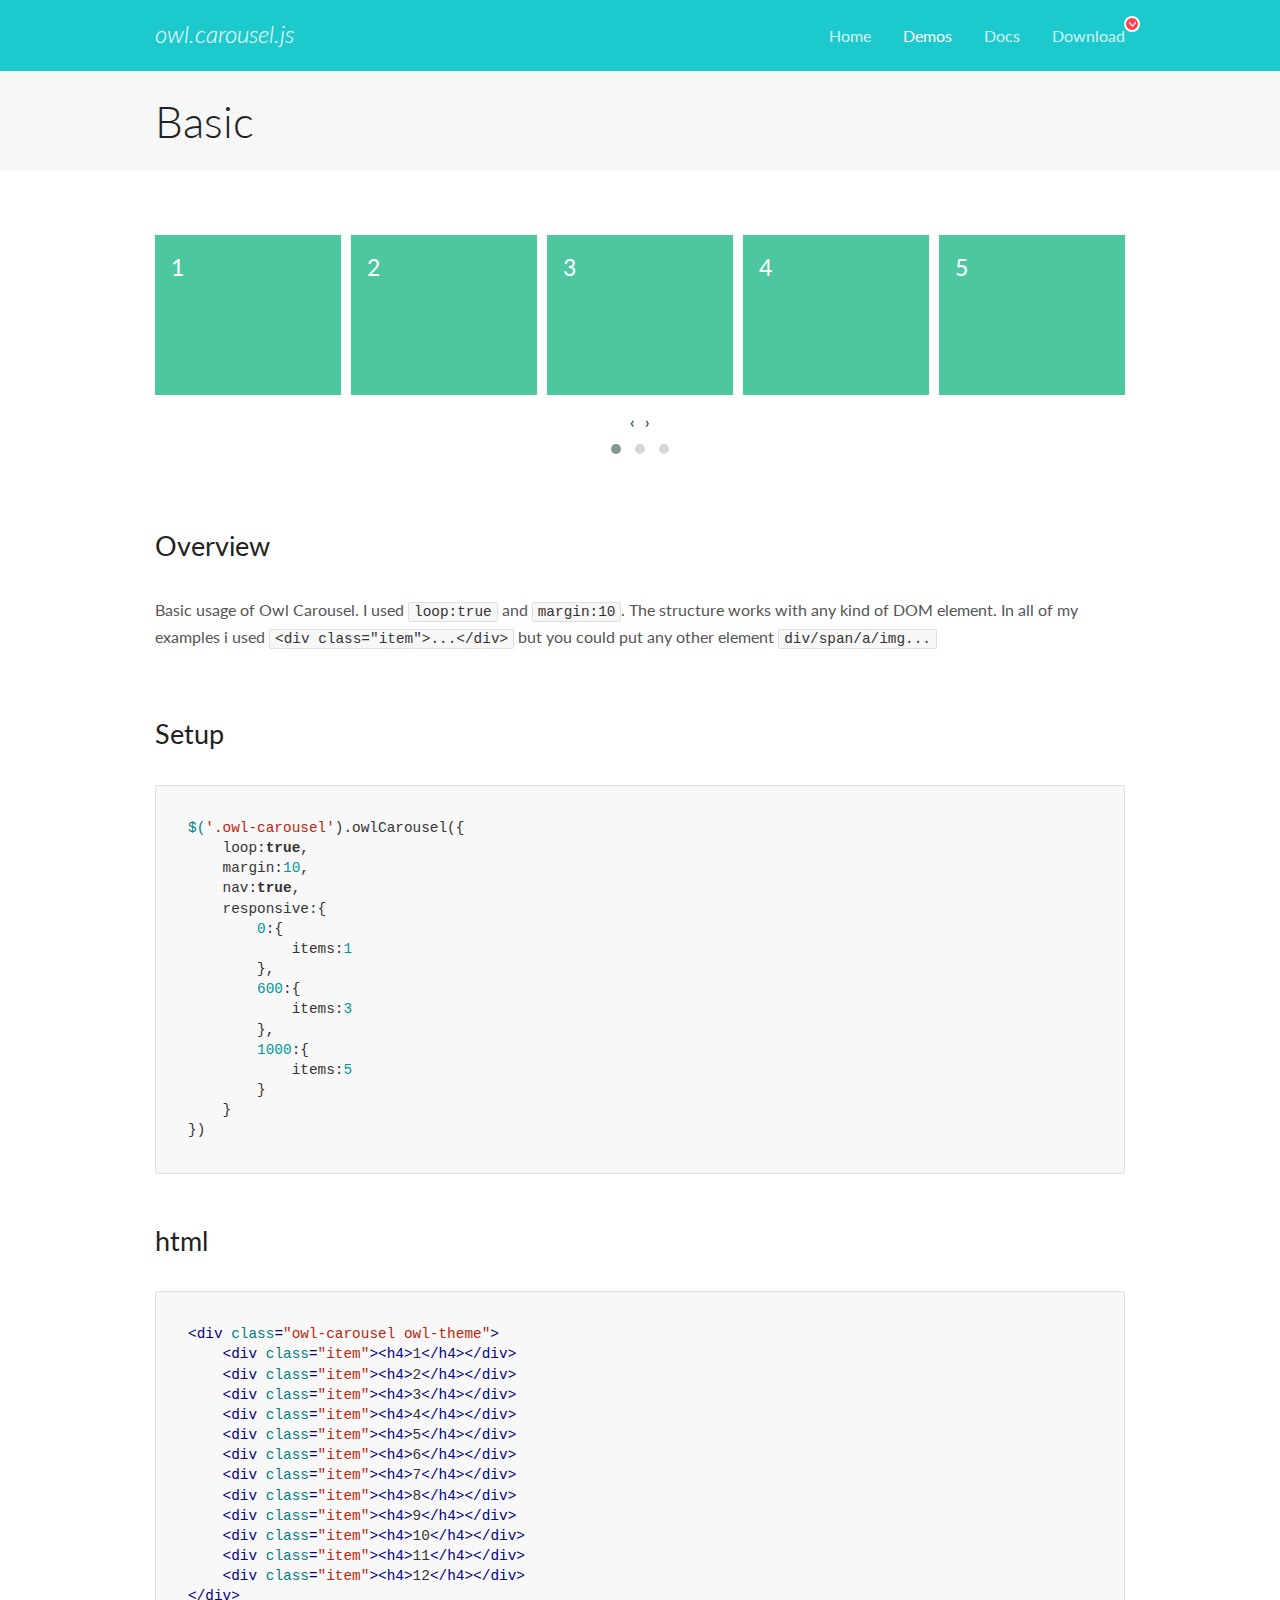
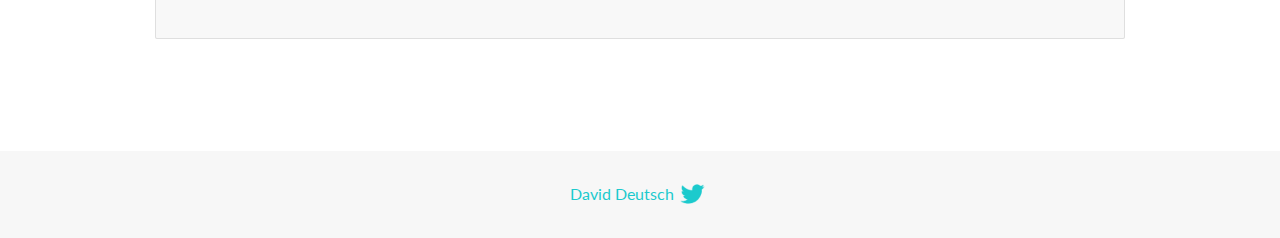
<file: js/OwlCarousel2-2.3.4/docs/demos/basic.html>
<!DOCTYPE html>
<html lang="en">
  <head>

    <!-- head -->
    <meta charset="utf-8">
    <meta name="msapplication-tap-highlight" content="no" />
    <meta name="viewport" content="width=device-width, initial-scale=1.0" />
    <meta name="description" content="Basic usage demo">
    <meta name="author" content="David Deutsch">
    <title>
      Basic Demo | Owl Carousel | 2.3.4
    </title>

    <!-- Stylesheets -->
    <link href='https://fonts.googleapis.com/css?family=Lato:300,400,700,400italic,300italic' rel='stylesheet' type='text/css'>
    <link rel="stylesheet" href="../assets/css/docs.theme.min.css">

    <!-- Owl Stylesheets -->
    <link rel="stylesheet" href="../assets/owlcarousel/assets/owl.carousel.min.css">
    <link rel="stylesheet" href="../assets/owlcarousel/assets/owl.theme.default.min.css">

    <!-- HTML5 shim and Respond.js IE8 support of HTML5 elements and media queries -->

    <!--[if lt IE 9]>
      <script src="https://oss.maxcdn.com/libs/html5shiv/3.7.0/html5shiv.js"></script>
      <script src="https://oss.maxcdn.com/libs/respond.js/1.3.0/respond.min.js"></script>
    <![endif]-->

    <!-- Favicons -->
    <link rel="apple-touch-icon-precomposed" sizes="144x144" href="../assets/ico/apple-touch-icon-144-precomposed.png">
    <link rel="shortcut icon" href="../assets/ico/favicon.png">
    <link rel="shortcut icon" href="favicon.ico">

    <!-- Yeah i know js should not be in header. Its required for demos.-->

    <!-- javascript -->
    <script src="../assets/vendors/jquery.min.js"></script>
    <script src="../assets/owlcarousel/owl.carousel.js"></script>
  </head>
  <body>

    <!-- header -->
    <header class="header">
      <div class="row">
        <div class="large-12 columns">
          <div class="brand left">
            <h3>
              <a href="/OwlCarousel2/">owl.carousel.js</a> 
            </h3>
          </div>
          <a id="toggle-nav" class="right">
            <span></span> <span></span> <span></span> 
          </a> 
          <div class="nav-bar">
            <ul class="clearfix">
              <li> <a href="/OwlCarousel2/index.html">Home</a>  </li>
              <li class="active">
                <a href="/OwlCarousel2/demos/demos.html">Demos</a> 
              </li>
              <li> <a href="/OwlCarousel2/docs/started-welcome.html">Docs</a>  </li>
              <li>
                <a href="https://github.com/OwlCarousel2/OwlCarousel2/archive/2.3.4.zip">Download</a> 
                <span class="download"></span> 
              </li>
            </ul>
          </div>
        </div>
      </div>
    </header>

    <!-- title -->
    <section class="title">
      <div class="row">
        <div class="large-12 columns">
          <h1>Basic</h1>
        </div>
      </div>
    </section>

    <!--  Demos -->
    <section id="demos">
      <div class="row">
        <div class="large-12 columns">
          <div class="owl-carousel owl-theme">
            <div class="item">
              <h4>1</h4>
            </div>
            <div class="item">
              <h4>2</h4>
            </div>
            <div class="item">
              <h4>3</h4>
            </div>
            <div class="item">
              <h4>4</h4>
            </div>
            <div class="item">
              <h4>5</h4>
            </div>
            <div class="item">
              <h4>6</h4>
            </div>
            <div class="item">
              <h4>7</h4>
            </div>
            <div class="item">
              <h4>8</h4>
            </div>
            <div class="item">
              <h4>9</h4>
            </div>
            <div class="item">
              <h4>10</h4>
            </div>
            <div class="item">
              <h4>11</h4>
            </div>
            <div class="item">
              <h4>12</h4>
            </div>
          </div>
          <h3 id="overview">Overview</h3>
          <p>Basic usage of Owl Carousel. I used <code>loop:true</code> and <code>margin:10</code>. The structure works with any kind of DOM element. In all of my examples i used <code>&lt;div class=&quot;item&quot;&gt;...&lt;/div&gt;</code> but you could
            put any other element <code>div/span/a/img...</code></p>
          <h3 id="setup">Setup</h3>
          <pre><code>$(&#39;.owl-carousel&#39;).owlCarousel({
    loop:true,
    margin:10,
    nav:true,
    responsive:{
        0:{
            items:1
        },
        600:{
            items:3
        },
        1000:{
            items:5
        }
    }
})</code></pre>
          <h3 id="html">html</h3>
          <pre><code>&lt;div class=&quot;owl-carousel owl-theme&quot;&gt;
    &lt;div class=&quot;item&quot;&gt;&lt;h4&gt;1&lt;/h4&gt;&lt;/div&gt;
    &lt;div class=&quot;item&quot;&gt;&lt;h4&gt;2&lt;/h4&gt;&lt;/div&gt;
    &lt;div class=&quot;item&quot;&gt;&lt;h4&gt;3&lt;/h4&gt;&lt;/div&gt;
    &lt;div class=&quot;item&quot;&gt;&lt;h4&gt;4&lt;/h4&gt;&lt;/div&gt;
    &lt;div class=&quot;item&quot;&gt;&lt;h4&gt;5&lt;/h4&gt;&lt;/div&gt;
    &lt;div class=&quot;item&quot;&gt;&lt;h4&gt;6&lt;/h4&gt;&lt;/div&gt;
    &lt;div class=&quot;item&quot;&gt;&lt;h4&gt;7&lt;/h4&gt;&lt;/div&gt;
    &lt;div class=&quot;item&quot;&gt;&lt;h4&gt;8&lt;/h4&gt;&lt;/div&gt;
    &lt;div class=&quot;item&quot;&gt;&lt;h4&gt;9&lt;/h4&gt;&lt;/div&gt;
    &lt;div class=&quot;item&quot;&gt;&lt;h4&gt;10&lt;/h4&gt;&lt;/div&gt;
    &lt;div class=&quot;item&quot;&gt;&lt;h4&gt;11&lt;/h4&gt;&lt;/div&gt;
    &lt;div class=&quot;item&quot;&gt;&lt;h4&gt;12&lt;/h4&gt;&lt;/div&gt;
&lt;/div&gt;</code></pre>
          <script>
            $(document).ready(function() {
              var owl = $('.owl-carousel');
              owl.owlCarousel({
                margin: 10,
                nav: true,
                loop: true,
                responsive: {
                  0: {
                    items: 1
                  },
                  600: {
                    items: 3
                  },
                  1000: {
                    items: 5
                  }
                }
              })
            })
          </script>
        </div>
      </div>
    </section>

    <!-- footer -->
    <footer class="footer">
      <div class="row">
        <div class="large-12 columns">
          <h5>
            <a href="/OwlCarousel2/docs/support-contact.html">David Deutsch</a> 
            <a id="custom-tweet-button" href="https://twitter.com/share?url=https://github.com/OwlCarousel2/OwlCarousel2&text=Owl Carousel - This is so awesome! " target="_blank"></a> 
          </h5>
        </div>
      </div>
    </footer>

    <!-- vendors -->
    <script src="../assets/vendors/highlight.js"></script>
    <script src="../assets/js/app.js"></script>
  </body>
</html>
</file>
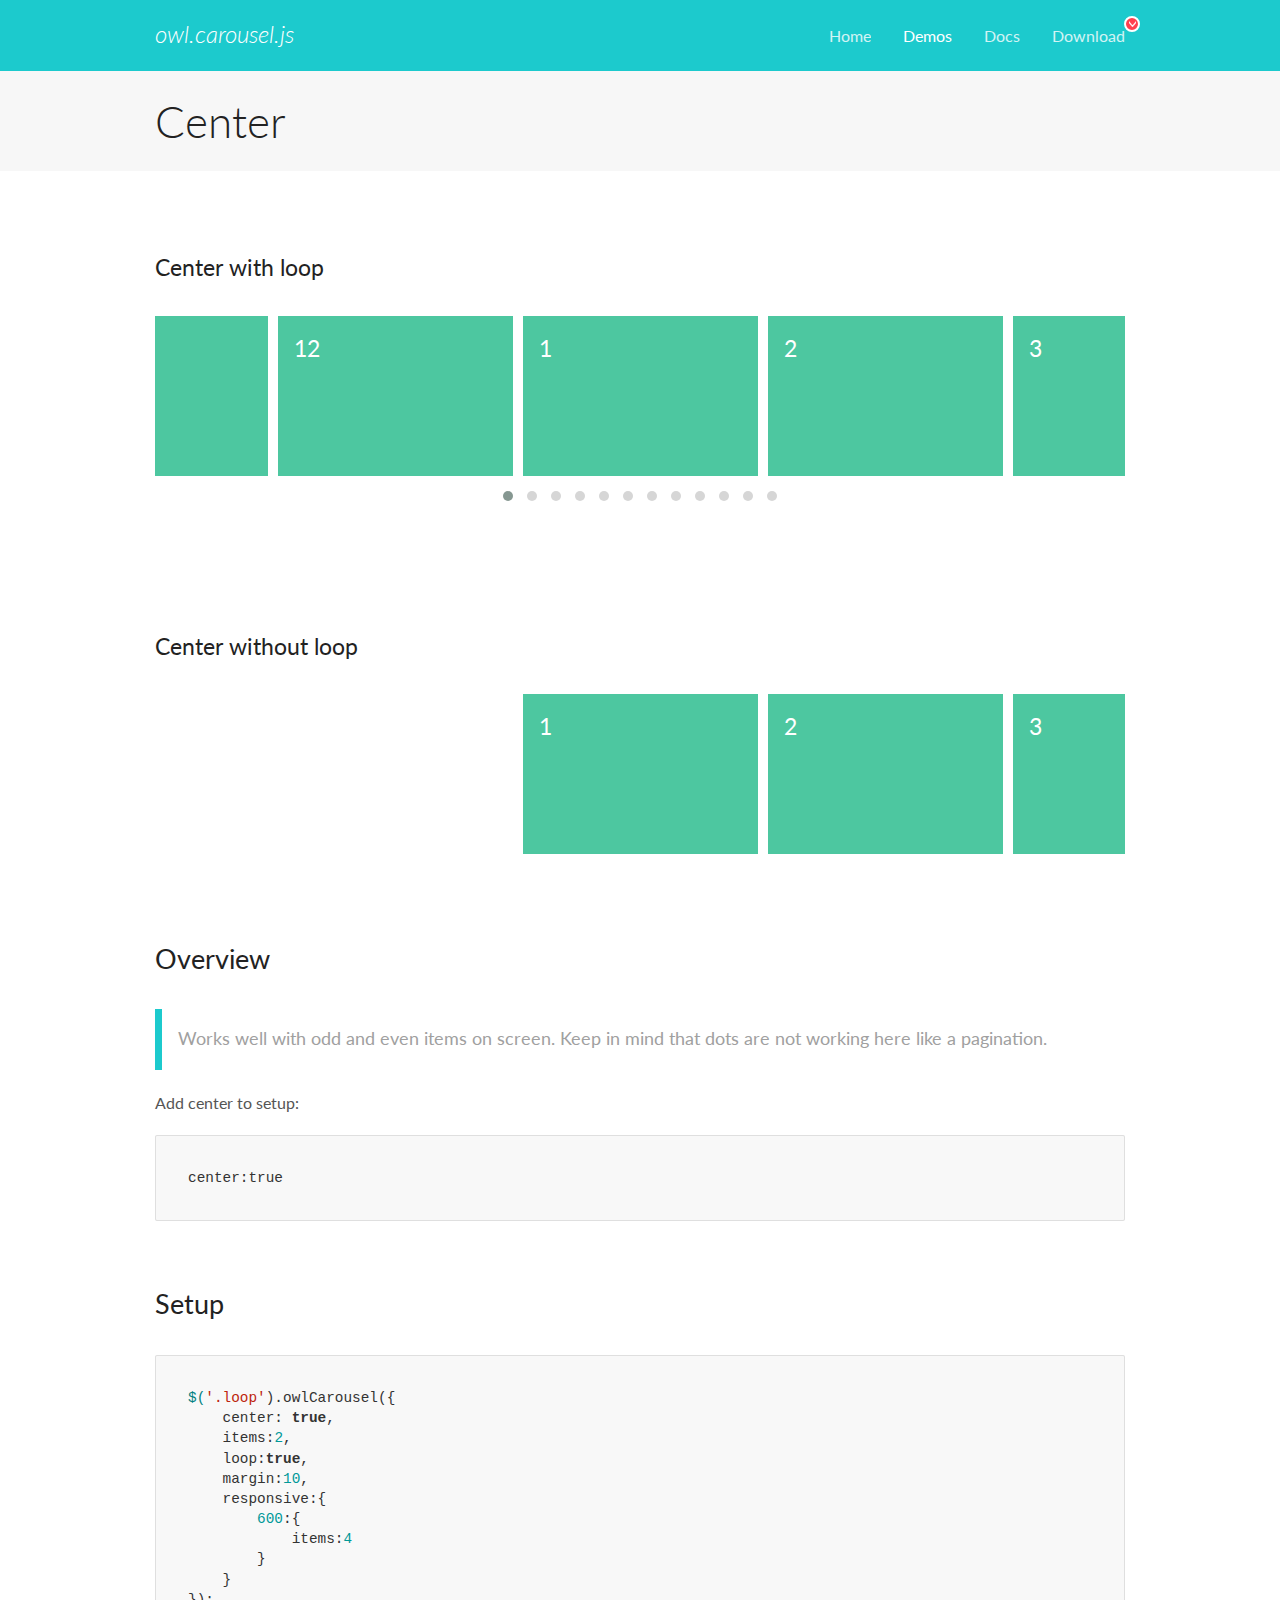
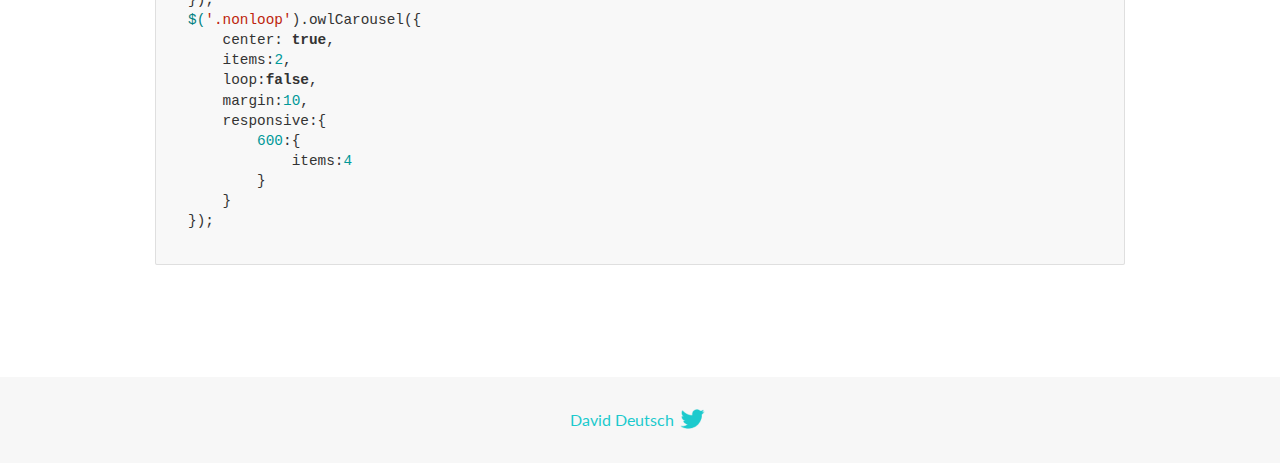
<file: js/OwlCarousel2-2.3.4/docs/demos/center.html>
<!DOCTYPE html>
<html lang="en">
  <head>

    <!-- head -->
    <meta charset="utf-8">
    <meta name="msapplication-tap-highlight" content="no" />
    <meta name="viewport" content="width=device-width, initial-scale=1.0" />
    <meta name="description" content="Center carousel">
    <meta name="author" content="David Deutsch">
    <title>
      Center Demo | Owl Carousel | 2.3.4
    </title>

    <!-- Stylesheets -->
    <link href='https://fonts.googleapis.com/css?family=Lato:300,400,700,400italic,300italic' rel='stylesheet' type='text/css'>
    <link rel="stylesheet" href="../assets/css/docs.theme.min.css">

    <!-- Owl Stylesheets -->
    <link rel="stylesheet" href="../assets/owlcarousel/assets/owl.carousel.min.css">
    <link rel="stylesheet" href="../assets/owlcarousel/assets/owl.theme.default.min.css">

    <!-- HTML5 shim and Respond.js IE8 support of HTML5 elements and media queries -->

    <!--[if lt IE 9]>
      <script src="https://oss.maxcdn.com/libs/html5shiv/3.7.0/html5shiv.js"></script>
      <script src="https://oss.maxcdn.com/libs/respond.js/1.3.0/respond.min.js"></script>
    <![endif]-->

    <!-- Favicons -->
    <link rel="apple-touch-icon-precomposed" sizes="144x144" href="../assets/ico/apple-touch-icon-144-precomposed.png">
    <link rel="shortcut icon" href="../assets/ico/favicon.png">
    <link rel="shortcut icon" href="favicon.ico">

    <!-- Yeah i know js should not be in header. Its required for demos.-->

    <!-- javascript -->
    <script src="../assets/vendors/jquery.min.js"></script>
    <script src="../assets/owlcarousel/owl.carousel.js"></script>
  </head>
  <body>

    <!-- header -->
    <header class="header">
      <div class="row">
        <div class="large-12 columns">
          <div class="brand left">
            <h3>
              <a href="/OwlCarousel2/">owl.carousel.js</a> 
            </h3>
          </div>
          <a id="toggle-nav" class="right">
            <span></span> <span></span> <span></span> 
          </a> 
          <div class="nav-bar">
            <ul class="clearfix">
              <li> <a href="/OwlCarousel2/index.html">Home</a>  </li>
              <li class="active">
                <a href="/OwlCarousel2/demos/demos.html">Demos</a> 
              </li>
              <li> <a href="/OwlCarousel2/docs/started-welcome.html">Docs</a>  </li>
              <li>
                <a href="https://github.com/OwlCarousel2/OwlCarousel2/archive/2.3.4.zip">Download</a> 
                <span class="download"></span> 
              </li>
            </ul>
          </div>
        </div>
      </div>
    </header>

    <!-- title -->
    <section class="title">
      <div class="row">
        <div class="large-12 columns">
          <h1>Center</h1>
        </div>
      </div>
    </section>

    <!--  Demos -->
    <section id="demos">
      <div class="row">
        <div class="large-12 columns">
          <h4 id="center-with-loop">Center with loop</h4>
          <div class="loop owl-carousel owl-theme">
            <div class="item">
              <h4>1</h4>
            </div>
            <div class="item">
              <h4>2</h4>
            </div>
            <div class="item">
              <h4>3</h4>
            </div>
            <div class="item">
              <h4>4</h4>
            </div>
            <div class="item">
              <h4>5</h4>
            </div>
            <div class="item">
              <h4>6</h4>
            </div>
            <div class="item">
              <h4>7</h4>
            </div>
            <div class="item">
              <h4>8</h4>
            </div>
            <div class="item">
              <h4>9</h4>
            </div>
            <div class="item">
              <h4>10</h4>
            </div>
            <div class="item">
              <h4>11</h4>
            </div>
            <div class="item">
              <h4>12</h4>
            </div>
          </div>
          <br>
          <h4 id="center-without-loop">Center without loop</h4>
          <div class="nonloop owl-carousel">
            <div class="item">
              <h4>1</h4>
            </div>
            <div class="item">
              <h4>2</h4>
            </div>
            <div class="item">
              <h4>3</h4>
            </div>
            <div class="item">
              <h4>4</h4>
            </div>
            <div class="item">
              <h4>5</h4>
            </div>
            <div class="item">
              <h4>6</h4>
            </div>
            <div class="item">
              <h4>7</h4>
            </div>
            <div class="item">
              <h4>8</h4>
            </div>
            <div class="item">
              <h4>9</h4>
            </div>
            <div class="item">
              <h4>10</h4>
            </div>
            <div class="item">
              <h4>11</h4>
            </div>
            <div class="item">
              <h4>12</h4>
            </div>
          </div>
          <h3 id="overview">Overview</h3>
          <blockquote>
            <p>Works well with odd and even items on screen. Keep in mind that dots are not working here like a pagination.</p>
          </blockquote>
          <p>Add center to setup:</p>
          <pre><code>center:true</code></pre>
          <h3 id="setup">Setup</h3>
          <pre><code>$(&#39;.loop&#39;).owlCarousel({
    center: true,
    items:2,
    loop:true,
    margin:10,
    responsive:{
        600:{
            items:4
        }
    }
});
$(&#39;.nonloop&#39;).owlCarousel({
    center: true,
    items:2,
    loop:false,
    margin:10,
    responsive:{
        600:{
            items:4
        }
    }
});</code></pre>
          <script>
            jQuery(document).ready(function($) {
              $('.loop').owlCarousel({
                center: true,
                items: 2,
                loop: true,
                margin: 10,
                responsive: {
                  600: {
                    items: 4
                  }
                }
              });
              $('.nonloop').owlCarousel({
                center: true,
                items: 2,
                loop: false,
                margin: 10,
                responsive: {
                  600: {
                    items: 4
                  }
                }
              });
            });
          </script>
        </div>
      </div>
    </section>

    <!-- footer -->
    <footer class="footer">
      <div class="row">
        <div class="large-12 columns">
          <h5>
            <a href="/OwlCarousel2/docs/support-contact.html">David Deutsch</a> 
            <a id="custom-tweet-button" href="https://twitter.com/share?url=https://github.com/OwlCarousel2/OwlCarousel2&text=Owl Carousel - This is so awesome! " target="_blank"></a> 
          </h5>
        </div>
      </div>
    </footer>

    <!-- vendors -->
    <script src="../assets/vendors/highlight.js"></script>
    <script src="../assets/js/app.js"></script>
  </body>
</html>
</file>
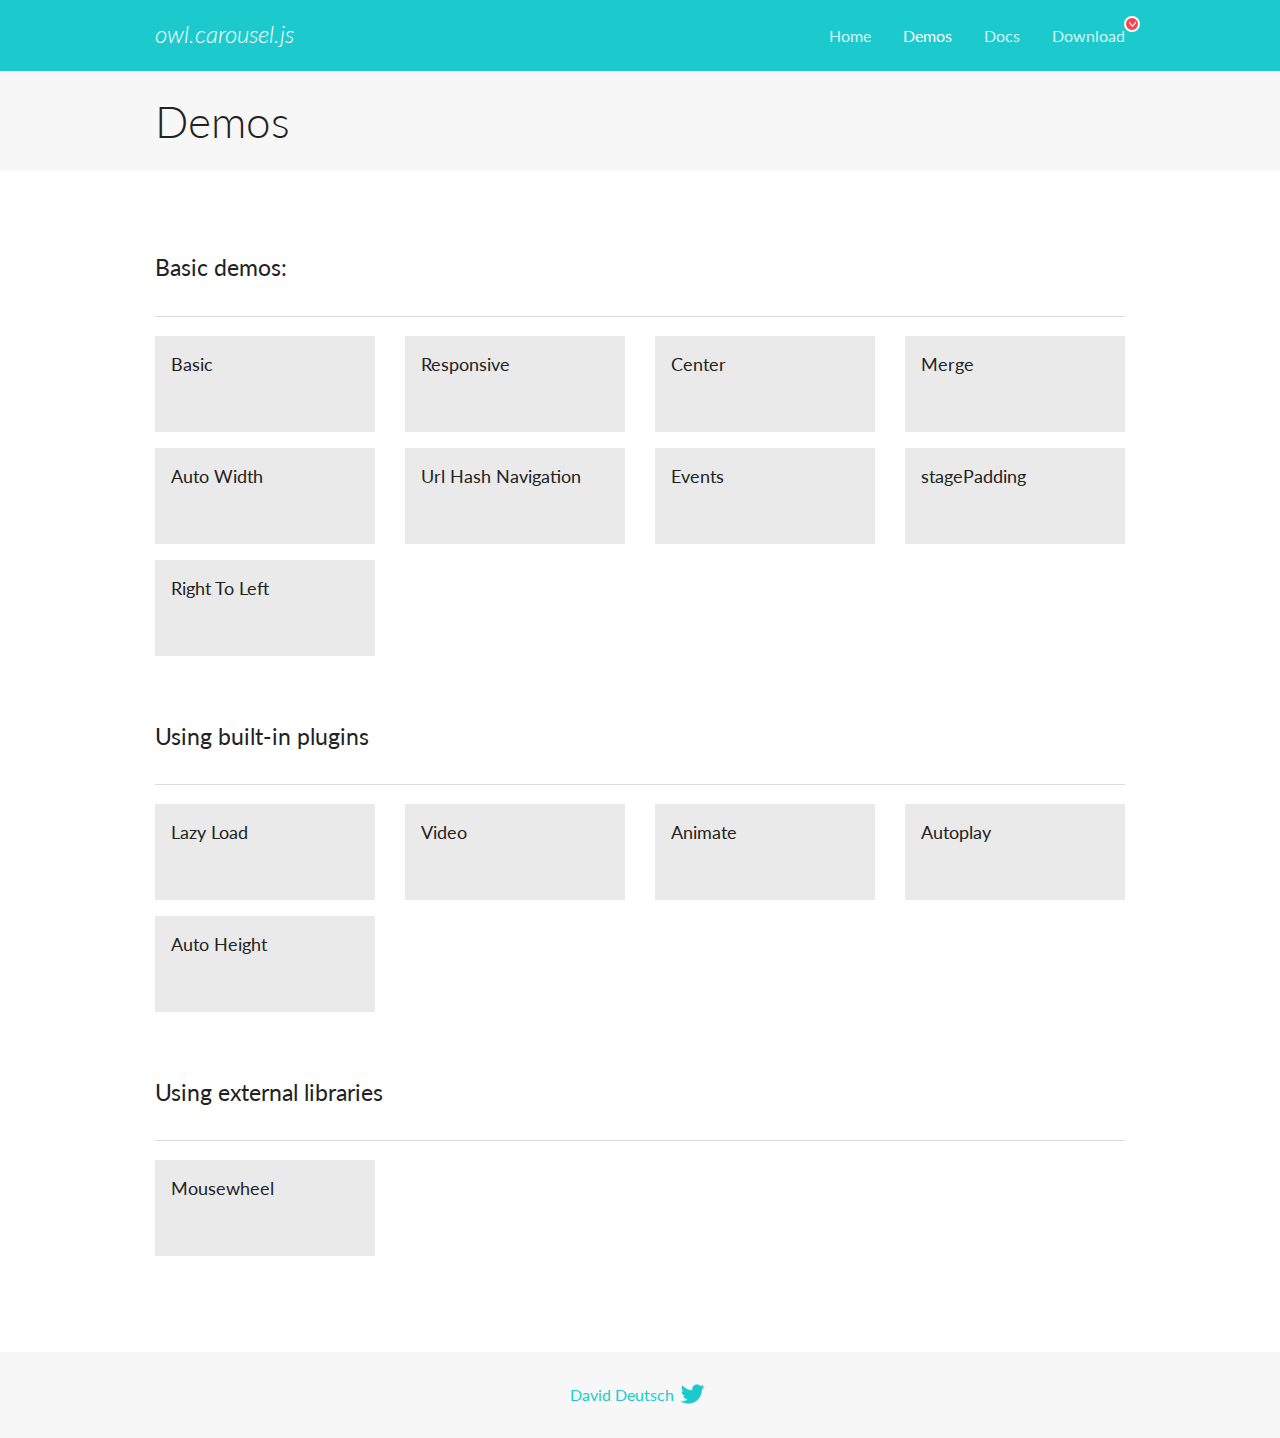
<file: js/OwlCarousel2-2.3.4/docs/demos/demos.html>
<!DOCTYPE html>
<html lang="en">
  <head>

    <!-- head -->
    <meta charset="utf-8">
    <meta name="msapplication-tap-highlight" content="no" />
    <meta name="viewport" content="width=device-width, initial-scale=1.0" />
    <meta name="description" content="A list of Owl Carousel examples.">
    <meta name="author" content="David Deutsch">
    <title>
      Demos | Owl Carousel | 2.3.4
    </title>

    <!-- Stylesheets -->
    <link href='https://fonts.googleapis.com/css?family=Lato:300,400,700,400italic,300italic' rel='stylesheet' type='text/css'>
    <link rel="stylesheet" href="../assets/css/docs.theme.min.css">

    <!-- Owl Stylesheets -->
    <link rel="stylesheet" href="../assets/owlcarousel/assets/owl.carousel.min.css">
    <link rel="stylesheet" href="../assets/owlcarousel/assets/owl.theme.default.min.css">

    <!-- HTML5 shim and Respond.js IE8 support of HTML5 elements and media queries -->

    <!--[if lt IE 9]>
      <script src="https://oss.maxcdn.com/libs/html5shiv/3.7.0/html5shiv.js"></script>
      <script src="https://oss.maxcdn.com/libs/respond.js/1.3.0/respond.min.js"></script>
    <![endif]-->

    <!-- Favicons -->
    <link rel="apple-touch-icon-precomposed" sizes="144x144" href="../assets/ico/apple-touch-icon-144-precomposed.png">
    <link rel="shortcut icon" href="../assets/ico/favicon.png">
    <link rel="shortcut icon" href="favicon.ico">

    <!-- Yeah i know js should not be in header. Its required for demos.-->

    <!-- javascript -->
    <script src="../assets/vendors/jquery.min.js"></script>
    <script src="../assets/owlcarousel/owl.carousel.js"></script>
  </head>
  <body>

    <!-- header -->
    <header class="header">
      <div class="row">
        <div class="large-12 columns">
          <div class="brand left">
            <h3>
              <a href="/OwlCarousel2/">owl.carousel.js</a> 
            </h3>
          </div>
          <a id="toggle-nav" class="right">
            <span></span> <span></span> <span></span> 
          </a> 
          <div class="nav-bar">
            <ul class="clearfix">
              <li> <a href="/OwlCarousel2/index.html">Home</a>  </li>
              <li class="active">
                <a href="/OwlCarousel2/demos/demos.html">Demos</a> 
              </li>
              <li> <a href="/OwlCarousel2/docs/started-welcome.html">Docs</a>  </li>
              <li>
                <a href="https://github.com/OwlCarousel2/OwlCarousel2/archive/2.3.4.zip">Download</a> 
                <span class="download"></span> 
              </li>
            </ul>
          </div>
        </div>
      </div>
    </header>

    <!-- title -->
    <section class="title">
      <div class="row">
        <div class="large-12 columns">
          <h1>Demos</h1>
        </div>
      </div>
    </section>

    <!--  Demos -->
    <section id="demos">
      <div class="row">
        <div class="large-12 columns">
          <h4 id="basic-demos-">Basic demos:</h4>
          <hr>
          <div class="demo-list">
            <div class="row">
              <div class="small-6 medium-4 large-3 columns">
                <a href="basic.html" class="demo-block">
                  <h5>Basic </h5>
                </a> 
              </div>
              <div class="small-6 medium-4 large-3 columns">
                <a href="responsive.html" class="demo-block">
                  <h5>Responsive </h5>
                </a> 
              </div>
              <div class="small-6 medium-4 large-3 columns">
                <a href="center.html" class="demo-block">
                  <h5>Center </h5>
                </a> 
              </div>
              <div class="small-6 medium-4 large-3 columns">
                <a href="merge.html" class="demo-block">
                  <h5>Merge </h5>
                </a> 
              </div>
              <div class="small-6 medium-4 large-3 columns">
                <a href="autowidth.html" class="demo-block">
                  <h5>Auto Width </h5>
                </a> 
              </div>
              <div class="small-6 medium-4 large-3 columns">
                <a href="urlhashnav.html" class="demo-block">
                  <h5>Url Hash Navigation </h5>
                </a> 
              </div>
              <div class="small-6 medium-4 large-3 columns">
                <a href="events.html" class="demo-block">
                  <h5>Events </h5>
                </a> 
              </div>
              <div class="small-6 medium-4 large-3 columns">
                <a href="stagepadding.html" class="demo-block">
                  <h5>stagePadding </h5>
                </a> 
              </div>
              <div class="small-6 medium-4 large-3 columns">
                <a href="rtl.html" class="demo-block">
                  <h5>Right To Left </h5>
                </a> 
              </div>
            </div>
          </div>
          <h4 id="using-built-in-plugins">Using built-in plugins</h4>
          <hr>
          <div class="demo-list">
            <div class="row">
              <div class="small-6 medium-4 large-3 columns">
                <a href="lazyLoad.html" class="demo-block">
                  <h5>Lazy Load </h5>
                </a> 
              </div>
              <div class="small-6 medium-4 large-3 columns">
                <a href="video.html" class="demo-block">
                  <h5>Video </h5>
                </a> 
              </div>
              <div class="small-6 medium-4 large-3 columns">
                <a href="animate.html" class="demo-block">
                  <h5>Animate </h5>
                </a> 
              </div>
              <div class="small-6 medium-4 large-3 columns">
                <a href="autoplay.html" class="demo-block">
                  <h5>Autoplay </h5>
                </a> 
              </div>
              <div class="small-6 medium-4 large-3 columns">
                <a href="autoheight.html" class="demo-block">
                  <h5>Auto Height </h5>
                </a> 
              </div>
            </div>
          </div>
          <h4 id="using-external-libraries">Using external libraries</h4>
          <hr>
          <div class="demo-list">
            <div class="row">
              <div class="small-6 medium-4 large-3 columns">
                <a href="mousewheel.html" class="demo-block">
                  <h5>Mousewheel </h5>
                </a> 
              </div>
            </div>
          </div>
        </div>
      </div>
    </section>

    <!-- footer -->
    <footer class="footer">
      <div class="row">
        <div class="large-12 columns">
          <h5>
            <a href="/OwlCarousel2/docs/support-contact.html">David Deutsch</a> 
            <a id="custom-tweet-button" href="https://twitter.com/share?url=https://github.com/OwlCarousel2/OwlCarousel2&text=Owl Carousel - This is so awesome! " target="_blank"></a> 
          </h5>
        </div>
      </div>
    </footer>

    <!-- vendors -->
    <script src="../assets/vendors/highlight.js"></script>
    <script src="../assets/js/app.js"></script>
  </body>
</html>
</file>
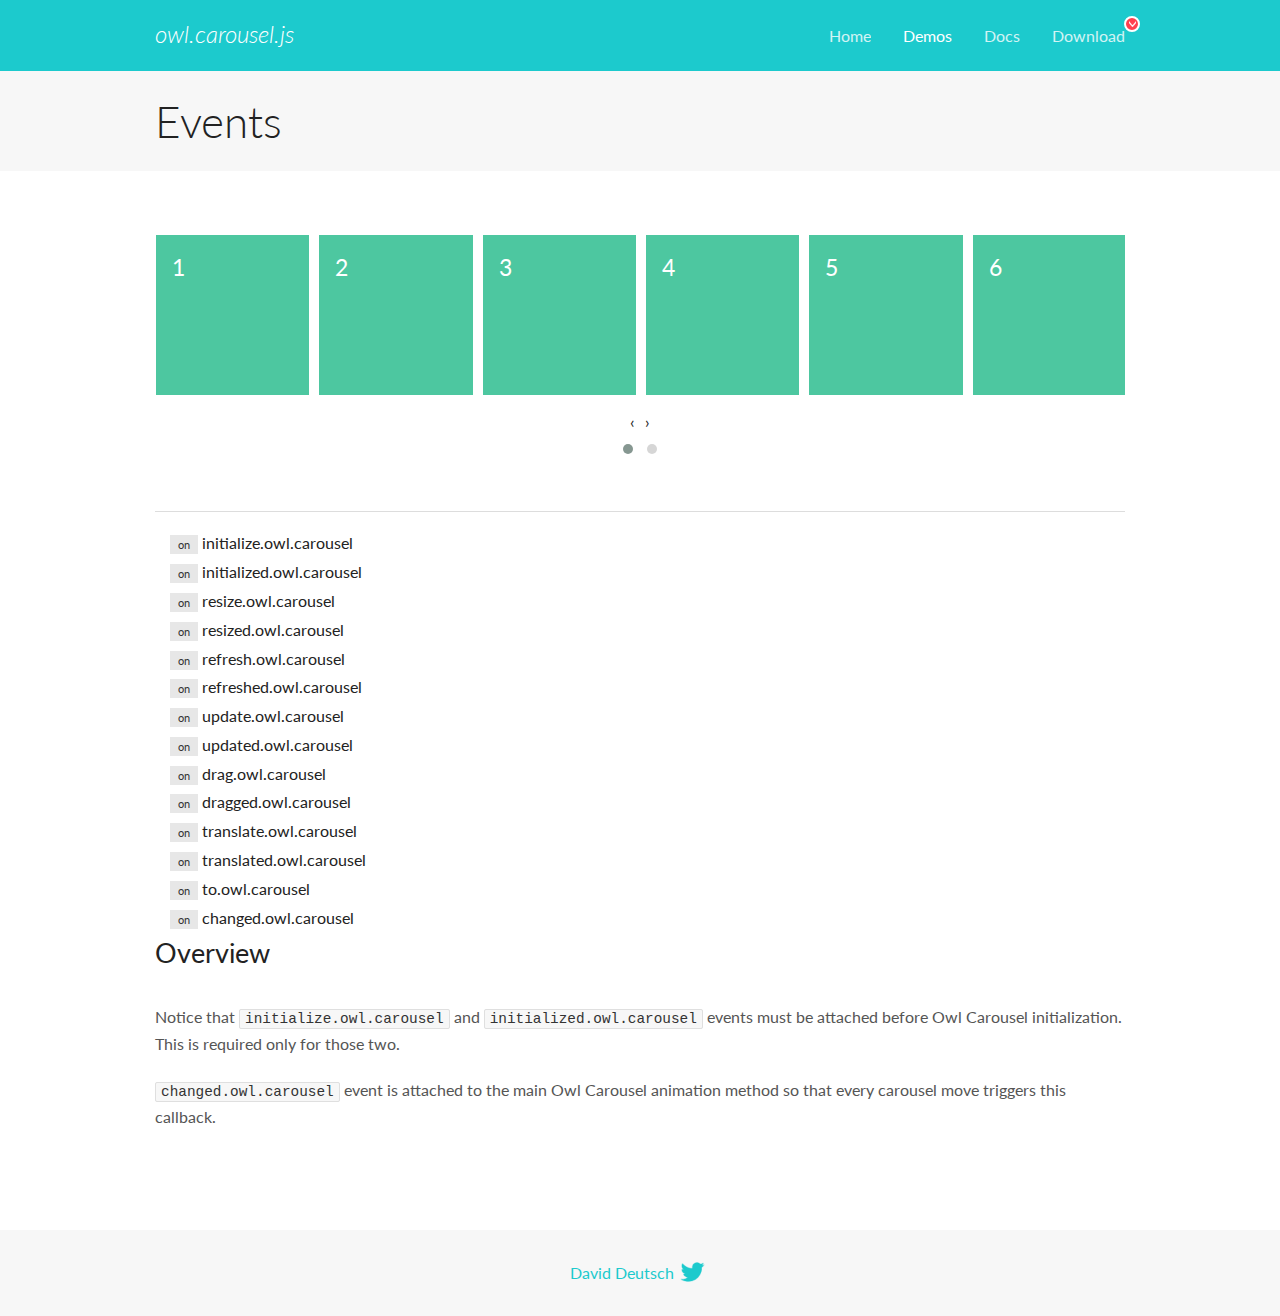
<file: js/OwlCarousel2-2.3.4/docs/demos/events.html>
<!DOCTYPE html>
<html lang="en">
  <head>

    <!-- head -->
    <meta charset="utf-8">
    <meta name="msapplication-tap-highlight" content="no" />
    <meta name="viewport" content="width=device-width, initial-scale=1.0" />
    <meta name="description" content="Events usage demo">
    <meta name="author" content="David Deutsch">
    <title>
      Events Demo | Owl Carousel | 2.3.4
    </title>

    <!-- Stylesheets -->
    <link href='https://fonts.googleapis.com/css?family=Lato:300,400,700,400italic,300italic' rel='stylesheet' type='text/css'>
    <link rel="stylesheet" href="../assets/css/docs.theme.min.css">

    <!-- Owl Stylesheets -->
    <link rel="stylesheet" href="../assets/owlcarousel/assets/owl.carousel.min.css">
    <link rel="stylesheet" href="../assets/owlcarousel/assets/owl.theme.default.min.css">

    <!-- HTML5 shim and Respond.js IE8 support of HTML5 elements and media queries -->

    <!--[if lt IE 9]>
      <script src="https://oss.maxcdn.com/libs/html5shiv/3.7.0/html5shiv.js"></script>
      <script src="https://oss.maxcdn.com/libs/respond.js/1.3.0/respond.min.js"></script>
    <![endif]-->

    <!-- Favicons -->
    <link rel="apple-touch-icon-precomposed" sizes="144x144" href="../assets/ico/apple-touch-icon-144-precomposed.png">
    <link rel="shortcut icon" href="../assets/ico/favicon.png">
    <link rel="shortcut icon" href="favicon.ico">

    <!-- Yeah i know js should not be in header. Its required for demos.-->

    <!-- javascript -->
    <script src="../assets/vendors/jquery.min.js"></script>
    <script src="../assets/owlcarousel/owl.carousel.js"></script>
  </head>
  <body>

    <!-- header -->
    <header class="header">
      <div class="row">
        <div class="large-12 columns">
          <div class="brand left">
            <h3>
              <a href="/OwlCarousel2/">owl.carousel.js</a> 
            </h3>
          </div>
          <a id="toggle-nav" class="right">
            <span></span> <span></span> <span></span> 
          </a> 
          <div class="nav-bar">
            <ul class="clearfix">
              <li> <a href="/OwlCarousel2/index.html">Home</a>  </li>
              <li class="active">
                <a href="/OwlCarousel2/demos/demos.html">Demos</a> 
              </li>
              <li> <a href="/OwlCarousel2/docs/started-welcome.html">Docs</a>  </li>
              <li>
                <a href="https://github.com/OwlCarousel2/OwlCarousel2/archive/2.3.4.zip">Download</a> 
                <span class="download"></span> 
              </li>
            </ul>
          </div>
        </div>
      </div>
    </header>

    <!-- title -->
    <section class="title">
      <div class="row">
        <div class="large-12 columns">
          <h1>Events</h1>
        </div>
      </div>
    </section>

    <!--  Demos -->
    <section id="demos">
      <div class="row">
        <div class="large-12 columns">
          <div class="owl-carousel owl-theme">
            <div class="item">
              <h4>1</h4>
            </div>
            <div class="item">
              <h4>2</h4>
            </div>
            <div class="item">
              <h4>3</h4>
            </div>
            <div class="item">
              <h4>4</h4>
            </div>
            <div class="item">
              <h4>5</h4>
            </div>
            <div class="item">
              <h4>6</h4>
            </div>
            <div class="item">
              <h4>7</h4>
            </div>
            <div class="item">
              <h4>8</h4>
            </div>
            <div class="item">
              <h4>9</h4>
            </div>
            <div class="item">
              <h4>10</h4>
            </div>
            <div class="item">
              <h4>11</h4>
            </div>
            <div class="item">
              <h4>12</h4>
            </div>
          </div>
          <hr>
          <div class="large-12 columns callbacks">
            <div><span class="label secondary initialize">on</span>  initialize.owl.carousel </div>
            <div><span class="label secondary initialized">on</span>  initialized.owl.carousel </div>
            <div><span class="label secondary resize">on</span>  resize.owl.carousel </div>
            <div><span class="label secondary resized">on</span>  resized.owl.carousel </div>
            <div><span class="label secondary refresh">on</span>  refresh.owl.carousel </div>
            <div><span class="label secondary refreshed">on</span>  refreshed.owl.carousel </div>
            <div><span class="label secondary update">on</span>  update.owl.carousel </div>
            <div><span class="label secondary updated">on</span>  updated.owl.carousel </div>
            <div><span class="label secondary drag">on</span>  drag.owl.carousel </div>
            <div><span class="label secondary dragged">on</span>  dragged.owl.carousel </div>
            <div><span class="label secondary translate">on</span>  translate.owl.carousel </div>
            <div><span class="label secondary translated">on</span>  translated.owl.carousel </div>
            <div><span class="label secondary to">on</span>  to.owl.carousel </div>
            <div><span class="label secondary changed">on</span>  changed.owl.carousel </div>
          </div>
          <h3 id="overview">Overview</h3>
          <p>Notice that <code>initialize.owl.carousel</code> and <code>initialized.owl.carousel</code> events must be attached before Owl Carousel initialization. This is required only for those two.</p>
          <p><code>changed.owl.carousel</code> event is attached to the main Owl Carousel animation method so that every carousel move triggers this callback.</p>
          <script>
            jQuery(document).ready(function($) {
              var owl = $('.owl-carousel');
              owl.on('initialize.owl.carousel initialized.owl.carousel ' +
                'initialize.owl.carousel initialize.owl.carousel ' +
                'resize.owl.carousel resized.owl.carousel ' +
                'refresh.owl.carousel refreshed.owl.carousel ' +
                'update.owl.carousel updated.owl.carousel ' +
                'drag.owl.carousel dragged.owl.carousel ' +
                'translate.owl.carousel translated.owl.carousel ' +
                'to.owl.carousel changed.owl.carousel',
                function(e) {
                  $('.' + e.type)
                    .removeClass('secondary')
                    .addClass('success');
                  window.setTimeout(function() {
                    $('.' + e.type)
                      .removeClass('success')
                      .addClass('secondary');
                  }, 500);
                });
              owl.owlCarousel({
                loop: true,
                nav: true,
                lazyLoad: true,
                margin: 10,
                video: true,
                responsive: {
                  0: {
                    items: 1
                  },
                  600: {
                    items: 3
                  },
                  960: {
                    items: 5,
                  },
                  1200: {
                    items: 6
                  }
                }
              });
            });
          </script>
        </div>
      </div>
    </section>

    <!-- footer -->
    <footer class="footer">
      <div class="row">
        <div class="large-12 columns">
          <h5>
            <a href="/OwlCarousel2/docs/support-contact.html">David Deutsch</a> 
            <a id="custom-tweet-button" href="https://twitter.com/share?url=https://github.com/OwlCarousel2/OwlCarousel2&text=Owl Carousel - This is so awesome! " target="_blank"></a> 
          </h5>
        </div>
      </div>
    </footer>

    <!-- vendors -->
    <script src="../assets/vendors/highlight.js"></script>
    <script src="../assets/js/app.js"></script>
  </body>
</html>
</file>
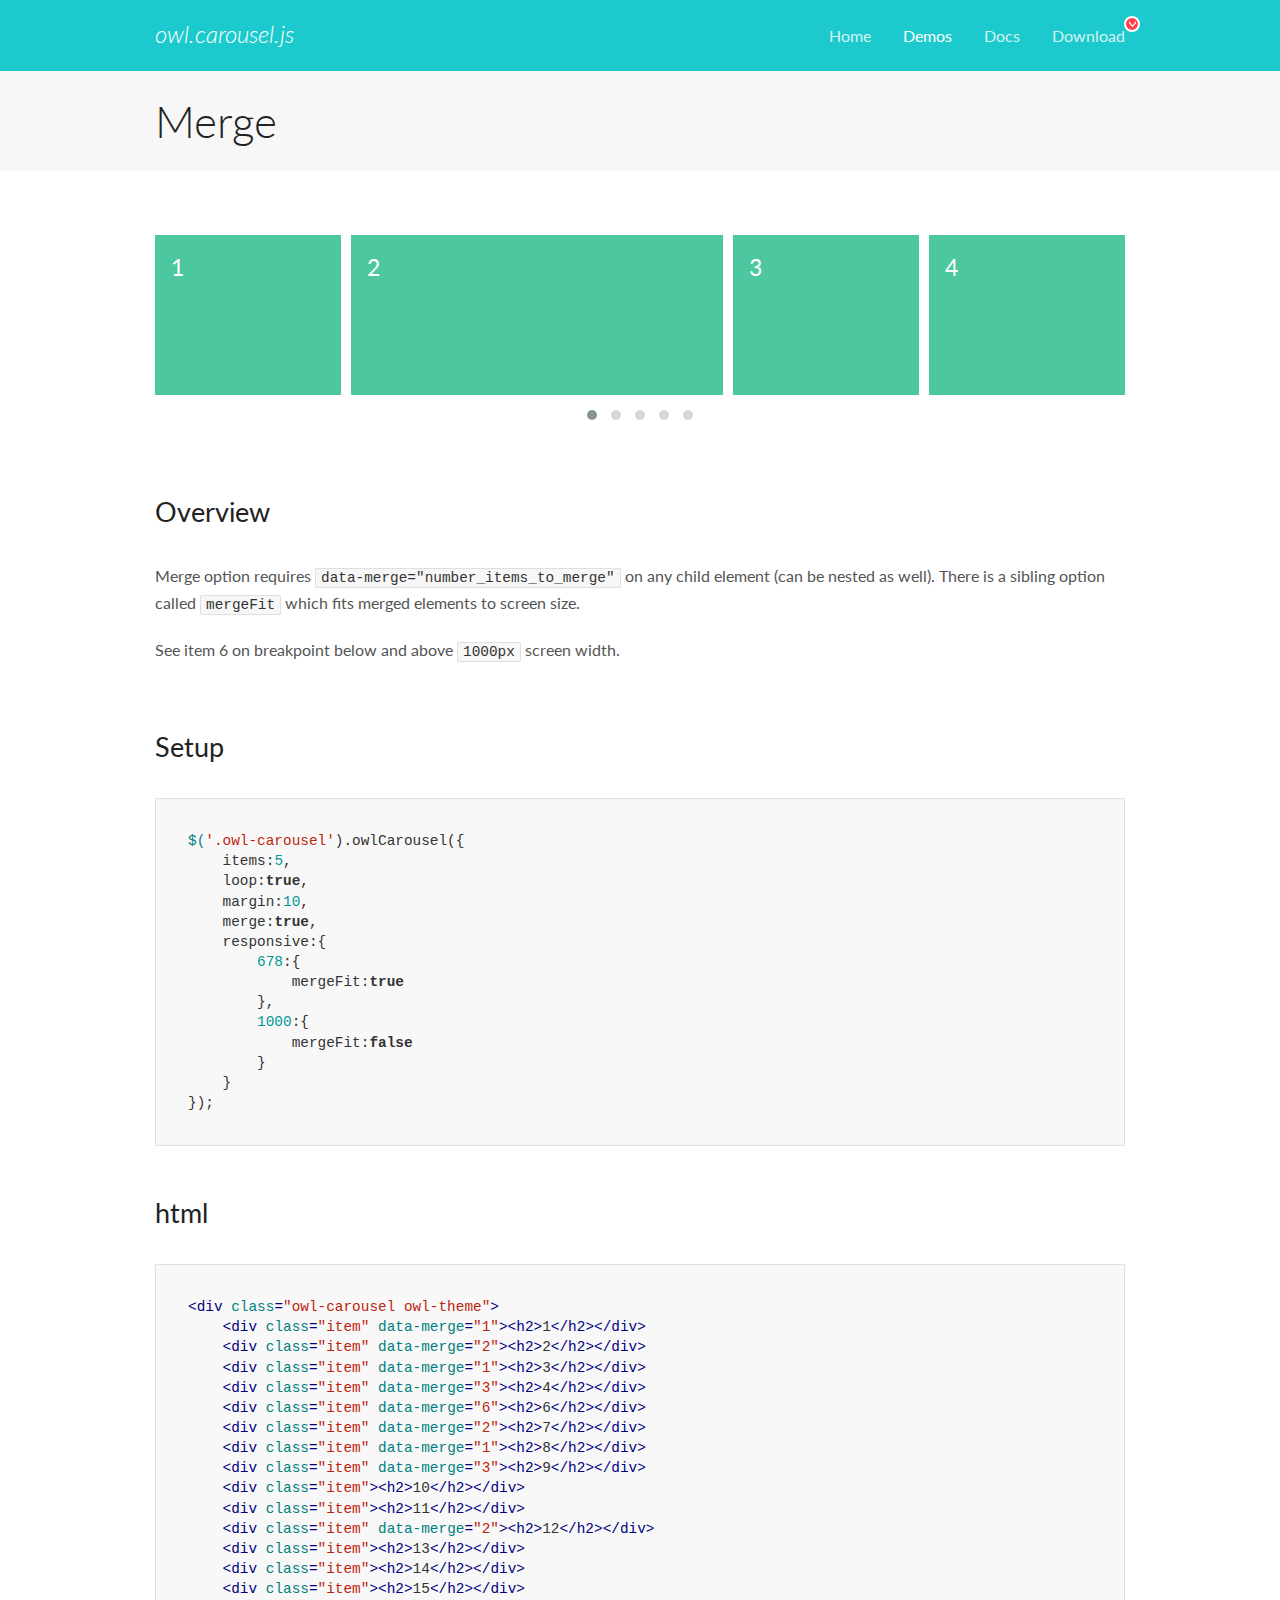
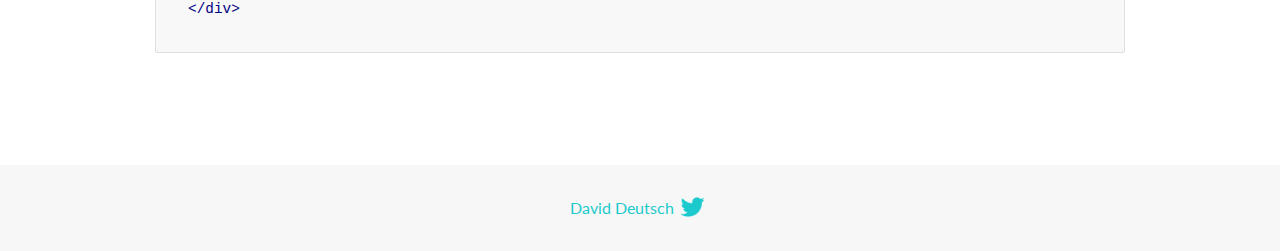
<file: js/OwlCarousel2-2.3.4/docs/demos/merge.html>
<!DOCTYPE html>
<html lang="en">
  <head>

    <!-- head -->
    <meta charset="utf-8">
    <meta name="msapplication-tap-highlight" content="no" />
    <meta name="viewport" content="width=device-width, initial-scale=1.0" />
    <meta name="description" content="Merge Items">
    <meta name="author" content="David Deutsch">
    <title>
      Merge Demo | Owl Carousel | 2.3.4
    </title>

    <!-- Stylesheets -->
    <link href='https://fonts.googleapis.com/css?family=Lato:300,400,700,400italic,300italic' rel='stylesheet' type='text/css'>
    <link rel="stylesheet" href="../assets/css/docs.theme.min.css">

    <!-- Owl Stylesheets -->
    <link rel="stylesheet" href="../assets/owlcarousel/assets/owl.carousel.min.css">
    <link rel="stylesheet" href="../assets/owlcarousel/assets/owl.theme.default.min.css">

    <!-- HTML5 shim and Respond.js IE8 support of HTML5 elements and media queries -->

    <!--[if lt IE 9]>
      <script src="https://oss.maxcdn.com/libs/html5shiv/3.7.0/html5shiv.js"></script>
      <script src="https://oss.maxcdn.com/libs/respond.js/1.3.0/respond.min.js"></script>
    <![endif]-->

    <!-- Favicons -->
    <link rel="apple-touch-icon-precomposed" sizes="144x144" href="../assets/ico/apple-touch-icon-144-precomposed.png">
    <link rel="shortcut icon" href="../assets/ico/favicon.png">
    <link rel="shortcut icon" href="favicon.ico">

    <!-- Yeah i know js should not be in header. Its required for demos.-->

    <!-- javascript -->
    <script src="../assets/vendors/jquery.min.js"></script>
    <script src="../assets/owlcarousel/owl.carousel.js"></script>
  </head>
  <body>

    <!-- header -->
    <header class="header">
      <div class="row">
        <div class="large-12 columns">
          <div class="brand left">
            <h3>
              <a href="/OwlCarousel2/">owl.carousel.js</a> 
            </h3>
          </div>
          <a id="toggle-nav" class="right">
            <span></span> <span></span> <span></span> 
          </a> 
          <div class="nav-bar">
            <ul class="clearfix">
              <li> <a href="/OwlCarousel2/index.html">Home</a>  </li>
              <li class="active">
                <a href="/OwlCarousel2/demos/demos.html">Demos</a> 
              </li>
              <li> <a href="/OwlCarousel2/docs/started-welcome.html">Docs</a>  </li>
              <li>
                <a href="https://github.com/OwlCarousel2/OwlCarousel2/archive/2.3.4.zip">Download</a> 
                <span class="download"></span> 
              </li>
            </ul>
          </div>
        </div>
      </div>
    </header>

    <!-- title -->
    <section class="title">
      <div class="row">
        <div class="large-12 columns">
          <h1>Merge</h1>
        </div>
      </div>
    </section>

    <!--  Demos -->
    <section id="demos">
      <div class="row">
        <div class="large-12 columns">
          <div class="owl-carousel owl-theme">
            <div class="item" data-merge="1">
              <h4>1</h4>
            </div>
            <div class="item" data-merge="2">
              <h4>2</h4>
            </div>
            <div class="item" data-merge="1">
              <h4>3</h4>
            </div>
            <div class="item" data-merge="3">
              <h4>4</h4>
            </div>
            <div class="item" data-merge="6">
              <h4>6</h4>
            </div>
            <div class="item" data-merge="2">
              <h4>7</h4>
            </div>
            <div class="item" data-merge="1">
              <h4>8</h4>
            </div>
            <div class="item" data-merge="3">
              <h4>9</h4>
            </div>
            <div class="item">
              <h4>10</h4>
            </div>
            <div class="item">
              <h4>11</h4>
            </div>
            <div class="item" data-merge="2">
              <h4>12</h4>
            </div>
            <div class="item">
              <h4>13</h4>
            </div>
            <div class="item">
              <h4>14</h4>
            </div>
            <div class="item">
              <h4>15</h4>
            </div>
          </div>
          <h3 id="overview">Overview</h3>
          <p>Merge option requires <code>data-merge=&quot;number_items_to_merge&quot;</code> on any child element (can be nested as well). There is a sibling option called <code>mergeFit</code> which fits merged elements to screen size. </p>
          <p>See item 6 on breakpoint below and above <code>1000px</code> screen width.</p>
          <h3 id="setup">Setup</h3>
          <pre><code>$(&#39;.owl-carousel&#39;).owlCarousel({
    items:5,
    loop:true,
    margin:10,
    merge:true,
    responsive:{
        678:{
            mergeFit:true
        },
        1000:{
            mergeFit:false
        }
    }
});</code></pre>
          <h3 id="html">html</h3>
          <pre><code>&lt;div class=&quot;owl-carousel owl-theme&quot;&gt;
    &lt;div class=&quot;item&quot; data-merge=&quot;1&quot;&gt;&lt;h2&gt;1&lt;/h2&gt;&lt;/div&gt;
    &lt;div class=&quot;item&quot; data-merge=&quot;2&quot;&gt;&lt;h2&gt;2&lt;/h2&gt;&lt;/div&gt;
    &lt;div class=&quot;item&quot; data-merge=&quot;1&quot;&gt;&lt;h2&gt;3&lt;/h2&gt;&lt;/div&gt;
    &lt;div class=&quot;item&quot; data-merge=&quot;3&quot;&gt;&lt;h2&gt;4&lt;/h2&gt;&lt;/div&gt;
    &lt;div class=&quot;item&quot; data-merge=&quot;6&quot;&gt;&lt;h2&gt;6&lt;/h2&gt;&lt;/div&gt;
    &lt;div class=&quot;item&quot; data-merge=&quot;2&quot;&gt;&lt;h2&gt;7&lt;/h2&gt;&lt;/div&gt;
    &lt;div class=&quot;item&quot; data-merge=&quot;1&quot;&gt;&lt;h2&gt;8&lt;/h2&gt;&lt;/div&gt;
    &lt;div class=&quot;item&quot; data-merge=&quot;3&quot;&gt;&lt;h2&gt;9&lt;/h2&gt;&lt;/div&gt;
    &lt;div class=&quot;item&quot;&gt;&lt;h2&gt;10&lt;/h2&gt;&lt;/div&gt;
    &lt;div class=&quot;item&quot;&gt;&lt;h2&gt;11&lt;/h2&gt;&lt;/div&gt;
    &lt;div class=&quot;item&quot; data-merge=&quot;2&quot;&gt;&lt;h2&gt;12&lt;/h2&gt;&lt;/div&gt;
    &lt;div class=&quot;item&quot;&gt;&lt;h2&gt;13&lt;/h2&gt;&lt;/div&gt;
    &lt;div class=&quot;item&quot;&gt;&lt;h2&gt;14&lt;/h2&gt;&lt;/div&gt;
    &lt;div class=&quot;item&quot;&gt;&lt;h2&gt;15&lt;/h2&gt;&lt;/div&gt;
&lt;/div&gt;</code></pre>
          <script>
            $(document).ready(function() {
              $('.owl-carousel').owlCarousel({
                items: 5,
                loop: true,
                margin: 10,
                merge: true,
                responsive: {
                  678: {
                    mergeFit: true
                  },
                  1000: {
                    mergeFit: false
                  }
                }
              });
            })
          </script>
        </div>
      </div>
    </section>

    <!-- footer -->
    <footer class="footer">
      <div class="row">
        <div class="large-12 columns">
          <h5>
            <a href="/OwlCarousel2/docs/support-contact.html">David Deutsch</a> 
            <a id="custom-tweet-button" href="https://twitter.com/share?url=https://github.com/OwlCarousel2/OwlCarousel2&text=Owl Carousel - This is so awesome! " target="_blank"></a> 
          </h5>
        </div>
      </div>
    </footer>

    <!-- vendors -->
    <script src="../assets/vendors/highlight.js"></script>
    <script src="../assets/js/app.js"></script>
  </body>
</html>
</file>
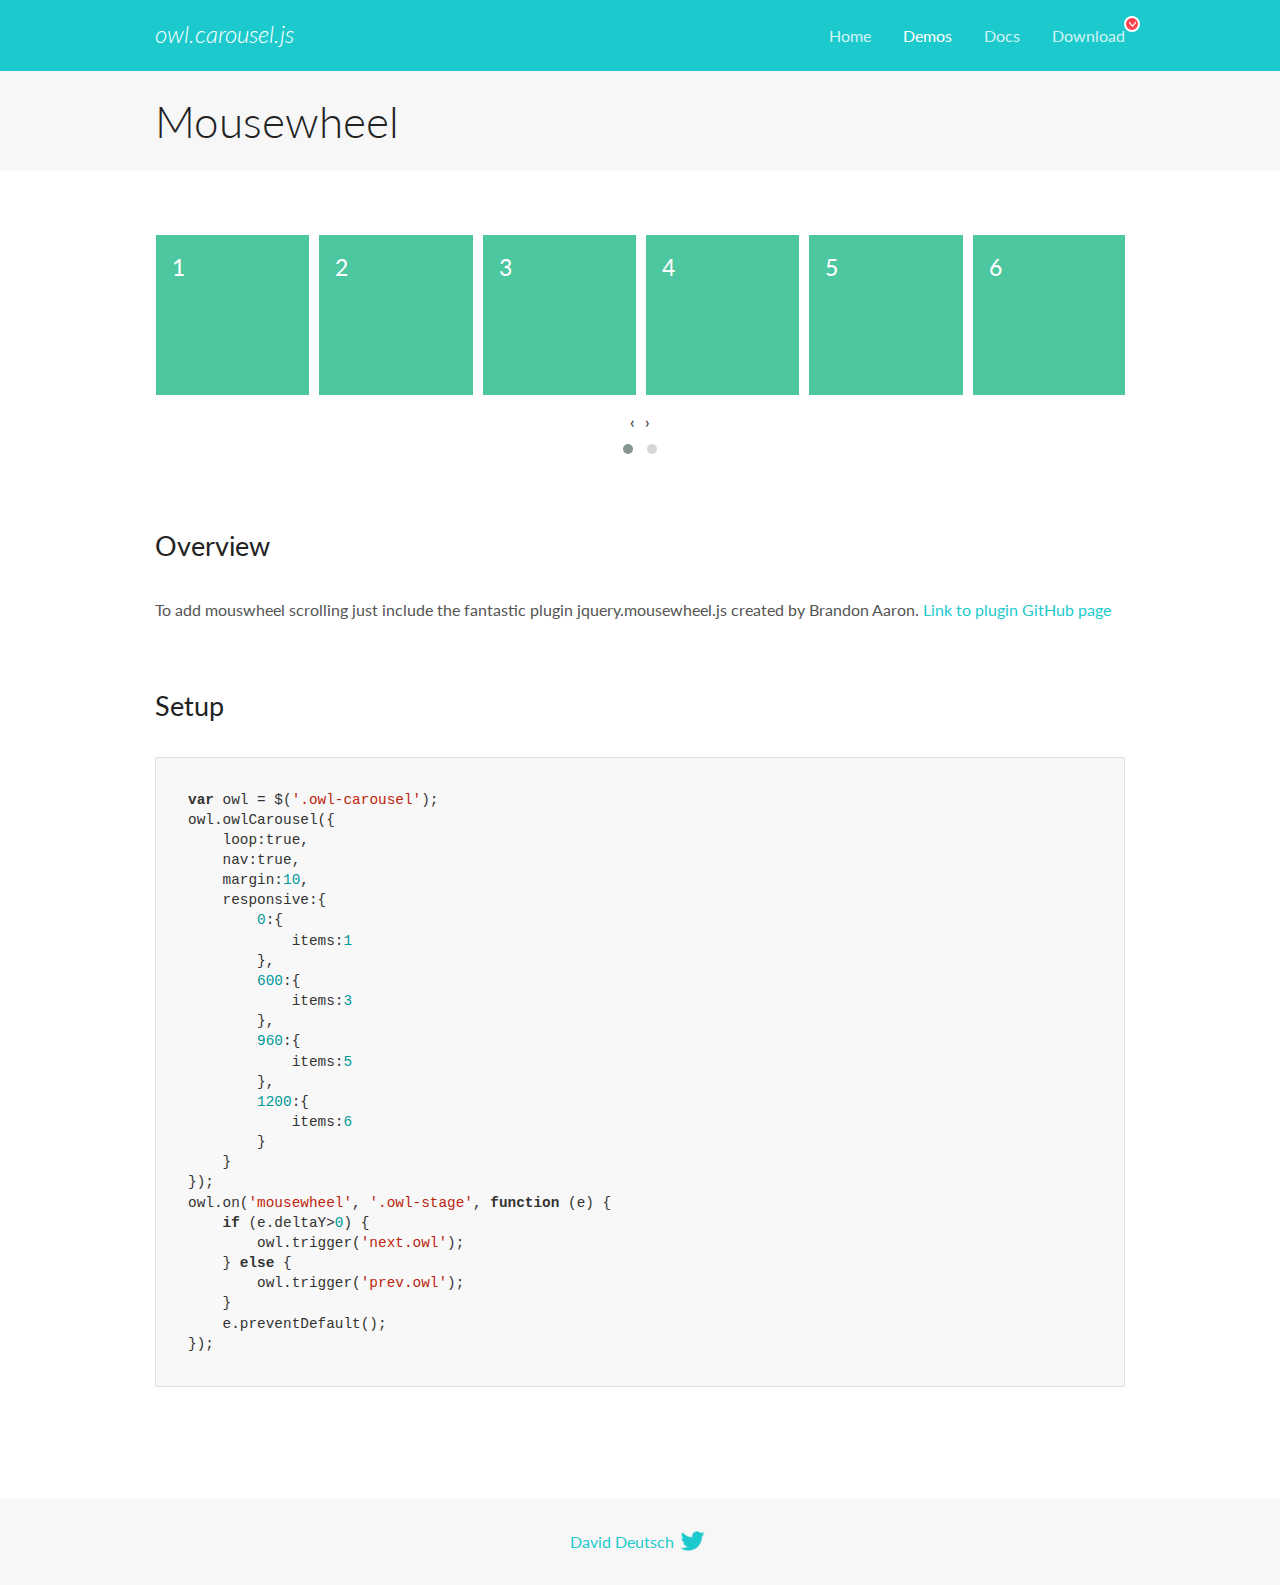
<file: js/OwlCarousel2-2.3.4/docs/demos/mousewheel.html>
<!DOCTYPE html>
<html lang="en">
  <head>

    <!-- head -->
    <meta charset="utf-8">
    <meta name="msapplication-tap-highlight" content="no" />
    <meta name="viewport" content="width=device-width, initial-scale=1.0" />
    <meta name="description" content="Mousewheel usage demo">
    <meta name="author" content="David Deutsch">
    <title>
      Mousewheel Demo | Owl Carousel | 2.3.4
    </title>

    <!-- Stylesheets -->
    <link href='https://fonts.googleapis.com/css?family=Lato:300,400,700,400italic,300italic' rel='stylesheet' type='text/css'>
    <link rel="stylesheet" href="../assets/css/docs.theme.min.css">

    <!-- Owl Stylesheets -->
    <link rel="stylesheet" href="../assets/owlcarousel/assets/owl.carousel.min.css">
    <link rel="stylesheet" href="../assets/owlcarousel/assets/owl.theme.default.min.css">

    <!-- HTML5 shim and Respond.js IE8 support of HTML5 elements and media queries -->

    <!--[if lt IE 9]>
      <script src="https://oss.maxcdn.com/libs/html5shiv/3.7.0/html5shiv.js"></script>
      <script src="https://oss.maxcdn.com/libs/respond.js/1.3.0/respond.min.js"></script>
    <![endif]-->

    <!-- Favicons -->
    <link rel="apple-touch-icon-precomposed" sizes="144x144" href="../assets/ico/apple-touch-icon-144-precomposed.png">
    <link rel="shortcut icon" href="../assets/ico/favicon.png">
    <link rel="shortcut icon" href="favicon.ico">

    <!-- Yeah i know js should not be in header. Its required for demos.-->

    <!-- javascript -->
    <script src="../assets/vendors/jquery.min.js"></script>
    <script src="../assets/owlcarousel/owl.carousel.js"></script>
  </head>
  <body>

    <!-- header -->
    <header class="header">
      <div class="row">
        <div class="large-12 columns">
          <div class="brand left">
            <h3>
              <a href="/OwlCarousel2/">owl.carousel.js</a> 
            </h3>
          </div>
          <a id="toggle-nav" class="right">
            <span></span> <span></span> <span></span> 
          </a> 
          <div class="nav-bar">
            <ul class="clearfix">
              <li> <a href="/OwlCarousel2/index.html">Home</a>  </li>
              <li class="active">
                <a href="/OwlCarousel2/demos/demos.html">Demos</a> 
              </li>
              <li> <a href="/OwlCarousel2/docs/started-welcome.html">Docs</a>  </li>
              <li>
                <a href="https://github.com/OwlCarousel2/OwlCarousel2/archive/2.3.4.zip">Download</a> 
                <span class="download"></span> 
              </li>
            </ul>
          </div>
        </div>
      </div>
    </header>

    <!-- title -->
    <section class="title">
      <div class="row">
        <div class="large-12 columns">
          <h1>Mousewheel</h1>
        </div>
      </div>
    </section>

    <!--  Demos -->
    <section id="demos">
      <div class="row">
        <div class="large-12 columns">
          <div class="owl-carousel owl-theme">
            <div class="item">
              <h4>1</h4>
            </div>
            <div class="item">
              <h4>2</h4>
            </div>
            <div class="item">
              <h4>3</h4>
            </div>
            <div class="item">
              <h4>4</h4>
            </div>
            <div class="item">
              <h4>5</h4>
            </div>
            <div class="item">
              <h4>6</h4>
            </div>
            <div class="item">
              <h4>7</h4>
            </div>
            <div class="item">
              <h4>8</h4>
            </div>
            <div class="item">
              <h4>9</h4>
            </div>
            <div class="item">
              <h4>10</h4>
            </div>
            <div class="item">
              <h4>11</h4>
            </div>
            <div class="item">
              <h4>12</h4>
            </div>
          </div>
          <h3 id="overview">Overview</h3>
          <p>To add mouswheel scrolling just include the fantastic plugin jquery.mousewheel.js created by Brandon Aaron.
            <a href="https://github.com/brandonaaron/jquery-mousewheel">Link to plugin GitHub page</a> 
          </p>
          <h3 id="setup">Setup</h3>
          <pre><code>var owl = $(&#39;.owl-carousel&#39;);
owl.owlCarousel({
    loop:true,
    nav:true,
    margin:10,
    responsive:{
        0:{
            items:1
        },
        600:{
            items:3
        },            
        960:{
            items:5
        },
        1200:{
            items:6
        }
    }
});
owl.on(&#39;mousewheel&#39;, &#39;.owl-stage&#39;, function (e) {
    if (e.deltaY&gt;0) {
        owl.trigger(&#39;next.owl&#39;);
    } else {
        owl.trigger(&#39;prev.owl&#39;);
    }
    e.preventDefault();
});</code></pre>
          <script src="../assets/vendors/jquery.mousewheel.min.js"></script>
          <script>
            $(document).ready(function() {
              var owl = $('.owl-carousel');
              owl.owlCarousel({
                loop: true,
                nav: true,
                margin: 10,
                responsive: {
                  0: {
                    items: 1
                  },
                  600: {
                    items: 3
                  },
                  960: {
                    items: 5
                  },
                  1200: {
                    items: 6
                  }
                }
              });
              owl.on('mousewheel', '.owl-stage', function(e) {
                if (e.deltaY > 0) {
                  owl.trigger('next.owl');
                } else {
                  owl.trigger('prev.owl');
                }
                e.preventDefault();
              });
            })
          </script>
        </div>
      </div>
    </section>

    <!-- footer -->
    <footer class="footer">
      <div class="row">
        <div class="large-12 columns">
          <h5>
            <a href="/OwlCarousel2/docs/support-contact.html">David Deutsch</a> 
            <a id="custom-tweet-button" href="https://twitter.com/share?url=https://github.com/OwlCarousel2/OwlCarousel2&text=Owl Carousel - This is so awesome! " target="_blank"></a> 
          </h5>
        </div>
      </div>
    </footer>

    <!-- vendors -->
    <script src="../assets/vendors/highlight.js"></script>
    <script src="../assets/js/app.js"></script>
  </body>
</html>
</file>
<file: css/style1.css>
@font-face {
	font-family: "Linearicons-Free"; 
        src: url("//db.onlinewebfonts.com/t/9e181d5234a603164e4c5da9d22e6fbf.eot"); 
        src: url("//db.onlinewebfonts.com/t/9e181d5234a603164e4c5da9d22e6fbf.eot?#iefix") format("embedded-opentype"), 
        url("//db.onlinewebfonts.com/t/9e181d5234a603164e4c5da9d22e6fbf.woff2") format("woff2"), 
        url("//db.onlinewebfonts.com/t/9e181d5234a603164e4c5da9d22e6fbf.woff") format("woff"), 
        url("//db.onlinewebfonts.com/t/9e181d5234a603164e4c5da9d22e6fbf.ttf") format("truetype"), 
        url("//db.onlinewebfonts.com/t/9e181d5234a603164e4c5da9d22e6fbf.svg#Linearicons-Free") format("svg"); 
	font-weight: normal;
	font-style: normal;
}

.lnr {
	font-family: 'Linearicons-Free';
	speak: none;
	font-style: normal;
	font-weight: normal;
	font-variant: normal;
	text-transform: none;
	line-height: 1;

	/* Better Font Rendering =========== */
	-webkit-font-smoothing: antialiased;
	-moz-osx-font-smoothing: grayscale;
}

.lnr-home:before {
	content: "\e800";
}
.lnr-envelope:before {
	content: "\e818";
}
.lnr-eye:before {
	content: "\e81b";
}
.lnr-user:before {
	content: "\e82a";
}
.lnr-phone-handset:before {
	content: "\e830";
}
.lnr-calendar-full:before {
	content: "\e836";
}
.lnr-bubble:before {
	content: "\e83f";
}
.lnr-magnifier:before {
	content: "\e86f";
}
.lnr-cross:before {
	content: "\e870";
}
.lnr-menu:before {
	content: "\e871";
}
.lnr-chevron-left:before {
	content: "\e875";
}
.lnr-chevron-right:before {
	content: "\e876";
}
.lnr-arrow-left:before {
	content: "\e879";
}
.lnr-arrow-right:before {
	content: "\e87a";
}
/*!
 *  Font Awesome 4.7.0 by @davegandy - http://fontawesome.io - @fontawesome
 *  License - http://fontawesome.io/license (Font: SIL OFL 1.1, CSS: MIT License)
 */@font-face{font-family:'FontAwesome';src:url('../fonts/fontawesome-webfont.eot?v=4.7.0');src:url('../fonts/fontawesome-webfont.eot?#iefix&v=4.7.0') format('embedded-opentype'),url('../fonts/fontawesome-webfont.woff2?v=4.7.0') format('woff2'),url('../fonts/fontawesome-webfont.woff?v=4.7.0') format('woff'),url('../fonts/fontawesome-webfont.ttf?v=4.7.0') format('truetype'),url('../fonts/fontawesome-webfont.svg?v=4.7.0#fontawesomeregular') format('svg');font-weight:normal;font-style:normal}.fa{display:inline-block;font:normal normal normal 14px/1 FontAwesome;font-size:inherit;text-rendering:auto;-webkit-font-smoothing:antialiased;-moz-osx-font-smoothing:grayscale}@keyframes fa-spin{0%{-webkit-transform:rotate(0deg);transform:rotate(0deg)}100%{-webkit-transform:rotate(359deg);transform:rotate(359deg)}}.fa-search:before{content:"\f002"}.fa-star:before{content:"\f005"}.fa-plane:before{content:"\f072"}.fa-twitter-square:before{content:"\f081"}.fa-facebook-square:before{content:"\f082"}.fa-heart-o:before{content:"\f08a"}.fa-linkedin-square:before{content:"\f08c"}.fa-thumb-tack:before{content:"\f08d"}.fa-github-square:before{content:"\f092"}.fa-twitter:before{content:"\f099"}.fa-facebook:before{content:"\f09a"}.fa-github:before{content:"\f09b"}.fa-rss:before{content:"\f09e"}.fa-globe:before{content:"\f0ac"}.fa-pinterest:before{content:"\f0d2"}.fa-pinterest-square:before{content:"\f0d3"}.fa-google-plus-square:before{content:"\f0d4"}.fa-google-plus:before{content:"\f0d5"}.fa-envelope:before{content:"\f0e0"}.fa-linkedin:before{content:"\f0e1"}.fa-github-alt:before{content:"\f113"}.fa-rss-square:before{content:"\f143"}.fa-youtube-square:before{content:"\f166"}.fa-youtube:before{content:"\f167"}.fa-xing:before{content:"\f168"}.fa-xing-square:before{content:"\f169"}.fa-youtube-play:before{content:"\f16a"}.fa-dropbox:before{content:"\f16b"}.fa-flickr:before{content:"\f16e"}.fa-tumblr:before{content:"\f173"}.fa-tumblr-square:before{content:"\f174"}.fa-long-arrow-right:before{content:"\f178"}.fa-dribbble:before{content:"\f17d"}.fa-skype:before{content:"\f17e"}.fa-vimeo-square:before{content:"\f194"}.fa-behance:before{content:"\f1b4"}.fa-tencent-weibo:before{content:"\f1d5"}
/*!
 * Bootstrap v4.1.3 (https://getbootstrap.com/)
 * Copyright 2011-2018 The Bootstrap Authors
 * Copyright 2011-2018 Twitter, Inc.
 * Licensed under MIT (https://github.com/twbs/bootstrap/blob/master/LICENSE)
 */

:root {
    --blue: #007bff;
    --indigo: #6610f2;
    --purple: #6f42c1;
    --pink: #e83e8c;
    --red: #dc3545;
    --orange: #fd7e14;
    --yellow: #ffc107;
    --green: #28a745;
    --teal: #20c997;
    --cyan: #17a2b8;
    --white: #fff;
    --gray: #6c757d;
    --gray-dark: #343a40;
    --primary: #007bff;
    --secondary: #6c757d;
    --success: #28a745;
    --info: #17a2b8;
    --warning: #ffc107;
    --danger: #dc3545;
    --light: #f8f9fa;
    --dark: #343a40;
    --breakpoint-xs: 0;
    --breakpoint-sm: 576px;
    --breakpoint-md: 768px;
    --breakpoint-lg: 992px;
    --breakpoint-xl: 1200px;
    --font-family-sans-serif: -apple-system, BlinkMacSystemFont, "Segoe UI", Roboto, "Helvetica Neue", Arial, sans-serif, "Apple Color Emoji", "Segoe UI Emoji", "Segoe UI Symbol", "Noto Color Emoji";
    --font-family-monospace: SFMono-Regular, Menlo, Monaco, Consolas, "Liberation Mono", "Courier New", monospace
}

*,
::after,
::before {
    box-sizing: border-box
}

html {
    font-family: sans-serif;
    line-height: 1.15;
    -webkit-text-size-adjust: 100%;
    -ms-text-size-adjust: 100%;
    -ms-overflow-style: scrollbar;
    -webkit-tap-highlight-color: transparent
}

@-ms-viewport {
    width: device-width
}

article,
figcaption,
figure,
footer,
header,
main,
nav,
section {
    display: block
}

body {
    margin: 0;
    font-family: -apple-system, BlinkMacSystemFont, "Segoe UI", Roboto, "Helvetica Neue", Arial, sans-serif, "Apple Color Emoji", "Segoe UI Emoji", "Segoe UI Symbol", "Noto Color Emoji";
    font-size: 1rem;
    font-weight: 400;
    line-height: 1.5;
    color: #212529;
    text-align: left;
    background-color: #fff
}

[tabindex="-1"]:focus {
    outline: 0 !important
}

h1,
h2,
h3,
h4,
h5,
h6 {
    margin-top: 0;
    margin-bottom: .5rem
}

p {
    margin-top: 0;
    margin-bottom: 1rem
}

address {
    margin-bottom: 1rem;
    font-style: normal;
    line-height: inherit
}


ol,
ul {
    margin-top: 0;
    margin-bottom: 1rem
}

ol ol,
ol ul,
ul ol,
ul ul {
    margin-bottom: 0
}

blockquote {
    margin: 0 0 1rem
}

b {
    font-weight: bolder
}

small {
    font-size: 80%
}

sub,
sup {
    position: relative;
    font-size: 75%;
    line-height: 0;
    vertical-align: baseline
}

sub {
    bottom: -.25em
}

sup {
    top: -.5em
}

a {
    color: #007bff;
    text-decoration: none;
    background-color: transparent;
    -webkit-text-decoration-skip: objects
}

a:hover {
    color: #0056b3 !important;
    text-decoration: underline !important
}



a:not([href]):not([tabindex]) {
    color: inherit;
    text-decoration: none
}

a:not([href]):not([tabindex]):focus,
a:not([href]):not([tabindex]):hover {
    color: inherit;
    text-decoration: none
}

a:not([href]):not([tabindex]):focus {
    outline: 0
}

figure {
    margin: 0 0 1rem
}

img {
    vertical-align: middle;
    border-style: none
}

label {
    display: inline-block;
    margin-bottom: .5rem
}

button {
    border-radius: 0
}

button:focus {
    outline: 1px dotted;
    outline: 5px auto -webkit-focus-ring-color
}

button,
input,
select,
textarea {
    margin: 0;
    font-family: inherit;
    font-size: inherit;
    line-height: inherit
}

button,
input {
    overflow: visible
}

button,
select {
    text-transform: none
}

[type=reset],
[type=submit],
button,
html [type=button] {
    -webkit-appearance: button
}

[type=button]::-moz-focus-inner,
[type=reset]::-moz-focus-inner,
[type=submit]::-moz-focus-inner,
button::-moz-focus-inner {
    padding: 0;
    border-style: none
}

input[type=checkbox],
input[type=radio] {
    box-sizing: border-box;
    padding: 0
}

input[type=date],
input[type=time] {
    -webkit-appearance: listbox
}

textarea {
    overflow: auto;
    resize: vertical
}

progress {
    vertical-align: baseline
}

[type=number]::-webkit-inner-spin-button,
[type=number]::-webkit-outer-spin-button {
    height: auto
}

[type=search] {
    outline-offset: -2px;
    -webkit-appearance: none
}

[type=search]::-webkit-search-cancel-button,
[type=search]::-webkit-search-decoration {
    -webkit-appearance: none
}

output {
    display: inline-block
}

template {
    display: none
}

[hidden] {
    display: none !important
}

.h1,
.h2,
.h3,
.h4,
.h5,
.h6,
h1,
h2,
h3,
h4,
h5,
h6 {
    margin-bottom: .5rem;
    font-family: inherit;
    font-weight: 500;
    line-height: 1.2;
    color: inherit
}

.h1,
h1 {
    font-size: 2.5rem
}

.h2,
h2 {
    font-size: 2rem
}

.h3,
h3 {
    font-size: 1.75rem
}

.h4,
h4 {
    font-size: 1.5rem
}

.h5,
h5 {
    font-size: 1.25rem
}

.h6,
h6 {
    font-size: 1rem
}

.small,
small {
    font-size: 80%;
    font-weight: 400
}

.blockquote {
    margin-bottom: 1rem;
    font-size: 1.25rem
}

.img-fluid {
    max-width: 100%;
    height: auto
}

.figure {
    display: inline-block
}

.container {
    width: 100%;
    padding-right: 15px;
    padding-left: 15px;
    margin-right: auto;
    margin-left: auto
}

@media (min-width:576px) {
    .container {
        max-width: 540px
    }
}

@media (min-width:768px) {
    .container {
        max-width: 720px
    }
}

@media (min-width:992px) {
    .container {
        max-width: 960px
    }
}

@media (min-width:1200px) {
    .container {
        max-width: 1140px
    }
}

.container-fluid {
    width: 100%;
    padding-right: 15px;
    padding-left: 15px;
    margin-right: auto;
    margin-left: auto
}

.row {
    display: -ms-flexbox;
    display: flex;
    -ms-flex-wrap: wrap;
    flex-wrap: wrap;
    margin-right: -15px;
    margin-left: -15px
}


.col-12,
.col-6,
.col-lg-12,
.col-lg-2,
.col-lg-3,
.col-lg-4,
.col-lg-5,
.col-lg-6,
.col-lg-8,
.col-lg-9,
.col-md-12,
.col-md-3,
.col-md-4,
.col-md-6,
.col-md-8,
.col-md-9 {
    position: relative;
    width: 100%;
    min-height: 1px;
    padding-right: 15px;
    padding-left: 15px
}

.col-6 {
    -ms-flex: 0 0 50%;
    flex: 0 0 50%;
    max-width: 50%
}

.col-12 {
    -ms-flex: 0 0 100%;
    flex: 0 0 100%;
    max-width: 100%
}

@media (min-width:768px) {
    .col-md-3 {
        -ms-flex: 0 0 25%;
        flex: 0 0 25%;
        max-width: 25%
    }
    .col-md-4 {
        -ms-flex: 0 0 33.333333%;
        flex: 0 0 33.333333%;
        max-width: 33.333333%
    }
    .col-md-6 {
        -ms-flex: 0 0 50%;
        flex: 0 0 50%;
        max-width: 50%
    }
    .col-md-8 {
        -ms-flex: 0 0 66.666667%;
        flex: 0 0 66.666667%;
        max-width: 66.666667%
    }
    .col-md-9 {
        -ms-flex: 0 0 75%;
        flex: 0 0 75%;
        max-width: 75%
    }
    .col-md-12 {
        -ms-flex: 0 0 100%;
        flex: 0 0 100%;
        max-width: 100%
    }
}

@media (min-width:992px) {
    .col-lg-2 {
        -ms-flex: 0 0 16.666667%;
        flex: 0 0 16.666667%;
        max-width: 16.666667%
    }
    .col-lg-3 {
        -ms-flex: 0 0 25%;
        flex: 0 0 25%;
        max-width: 25%
    }
    .col-lg-4 {
        -ms-flex: 0 0 33.333333%;
        flex: 0 0 33.333333%;
        max-width: 33.333333%
    }
    .col-lg-5 {
        -ms-flex: 0 0 41.666667%;
        flex: 0 0 41.666667%;
        max-width: 41.666667%
    }
    .col-lg-6 {
        -ms-flex: 0 0 50%;
        flex: 0 0 50%;
        max-width: 50%
    }
    .col-lg-8 {
        -ms-flex: 0 0 66.666667%;
        flex: 0 0 66.666667%;
        max-width: 66.666667%
    }
    .col-lg-9 {
        -ms-flex: 0 0 75%;
        flex: 0 0 75%;
        max-width: 75%
    }
    .col-lg-12 {
        -ms-flex: 0 0 100%;
        flex: 0 0 100%;
        max-width: 100%
    }
    .offset-lg-1 {
        margin-left: 8.333333%
    }
    .offset-lg-2 {
        margin-left: 16.666667%
    }
    .offset-lg-3 {
        margin-left: 25%
    }
}

.form-control {
    display: block;
    width: 100%;
    height: calc(2.25rem + 2px);
    padding: .375rem .75rem;
    font-size: 1rem;
    line-height: 1.5;
    color: #495057;
    background-color: #fff;
    background-clip: padding-box;
    border: 1px solid #ced4da;
    border-radius: .25rem;
    transition: border-color .15s ease-in-out, box-shadow .15s ease-in-out
}

@media screen and (prefers-reduced-motion:reduce) {
    .form-control {
        transition: none
    }
}

.form-control::-ms-expand {
    background-color: transparent;
    border: 0
}

.form-control:focus {
    color: #495057;
    background-color: #fff;
    border-color: #80bdff;
    outline: 0;
    box-shadow: 0 0 0 .2rem rgba(0, 123, 255, .25)
}

.form-control::-webkit-input-placeholder {
    color: #6c757d;
    opacity: 1
}

.form-control::-moz-placeholder {
    color: #6c757d;
    opacity: 1
}

.form-control:-ms-input-placeholder {
    color: #6c757d;
    opacity: 1
}

.form-control::-ms-input-placeholder {
    color: #6c757d;
    opacity: 1
}

.form-control::placeholder {
    color: #6c757d;
    opacity: 1
}

.form-control:disabled,
.form-control[readonly] {
    background-color: #e9ecef;
    opacity: 1
}

select.form-control:focus::-ms-value {
    color: #495057;
    background-color: #fff
}


select.form-control[size] {
    height: auto
}

textarea.form-control {
    height: auto
}

.form-group {
    margin-bottom: 1rem
}

.form-inline {
    display: -ms-flexbox;
    display: flex;
    -ms-flex-flow: row wrap;
    flex-flow: row wrap;
    -ms-flex-align: center;
    align-items: center
}

@media (min-width:576px) {
    .form-inline label {
        display: -ms-flexbox;
        display: flex;
        -ms-flex-align: center;
        align-items: center;
        -ms-flex-pack: center;
        justify-content: center;
        margin-bottom: 0
    }
    .form-inline .form-group {
        display: -ms-flexbox;
        display: flex;
        -ms-flex: 0 0 auto;
        flex: 0 0 auto;
        -ms-flex-flow: row wrap;
        flex-flow: row wrap;
        -ms-flex-align: center;
        align-items: center;
        margin-bottom: 0
    }
    .form-inline .form-control {
        display: inline-block;
        width: auto;
        vertical-align: middle
    }
    
    .form-inline .input-group {
        width: auto
    }
}

.btn {
    display: inline-block;
    font-weight: 400;
    text-align: center;
    white-space: nowrap;
    vertical-align: middle;
    -webkit-user-select: none;
    -moz-user-select: none;
    -ms-user-select: none;
    user-select: none;
    border: 1px solid transparent;
    padding: .375rem .75rem;
    font-size: 1rem;
    line-height: 1.5;
    border-radius: .25rem;
    transition: color .15s ease-in-out, background-color .15s ease-in-out, border-color .15s ease-in-out, box-shadow .15s ease-in-out
}

@media screen and (prefers-reduced-motion:reduce) {
    .btn {
        transition: none
    }
}

.btn:focus,
.btn:hover {
    text-decoration: none
}

.btn.focus,
.btn:focus {
    outline: 0;
    box-shadow: 0 0 0 .2rem rgba(0, 123, 255, .25)
}

.btn.disabled,
.btn:disabled {
    opacity: .65
}

.btn:not(:disabled):not(.disabled) {
    cursor: pointer
}

a.btn.disabled {
    pointer-events: none
}

.collapse:not(.show) {
    display: none
}

.collapsing {
    position: relative;
    height: 0;
    overflow: hidden;
    transition: height .35s ease
}

@media screen and (prefers-reduced-motion:reduce) {
    .collapsing {
        transition: none
    }
}

.dropdown {
    position: relative
}

.dropdown-toggle::after {
    display: inline-block;
    width: 0;
    height: 0;
    margin-left: .255em;
    vertical-align: .255em;
    content: "";
    border-top: .3em solid;
    border-right: .3em solid transparent;
    border-bottom: 0;
    border-left: .3em solid transparent
}

.dropdown-toggle:empty::after {
    margin-left: 0
}

.dropdown-menu {
    position: absolute;
    top: 100%;
    left: 0;
    z-index: 1000;
    display: none;
    float: left;
    min-width: 10rem;
    padding: .5rem 0;
    margin: .125rem 0 0;
    font-size: 1rem;
    color: #212529;
    text-align: left;
    list-style: none;
    background-color: #fff;
    background-clip: padding-box;
    border: 1px solid rgba(0, 0, 0, .15);
    border-radius: .25rem
}

.dropdown-item {
    display: block;
    width: 100%;
    padding: .25rem 1.5rem;
    clear: both;
    font-weight: 400;
    color: #212529;
    text-align: inherit;
    white-space: nowrap;
    background-color: transparent;
    border: 0
}

.dropdown-item:focus,
.dropdown-item:hover {
    color: #16181b;
    text-decoration: none;
    background-color: #f8f9fa
}

.dropdown-item.active,
.dropdown-item:active {
    color: #fff;
    text-decoration: none;
    background-color: #007bff
}

.dropdown-item.disabled,
.dropdown-item:disabled {
    color: #6c757d;
    background-color: transparent
}

.dropdown-menu.show {
    display: block
}

.input-group {
    position: relative;
    display: -ms-flexbox;
    display: flex;
    -ms-flex-wrap: wrap;
    flex-wrap: wrap;
    -ms-flex-align: stretch;
    align-items: stretch;
    width: 100%
}


.input-group>.form-control {
    position: relative;
    -ms-flex: 1 1 auto;
    flex: 1 1 auto;
    width: 1%;
    margin-bottom: 0
}


.input-group>.form-control+.form-control {
    margin-left: -1px
}


.input-group>.form-control:focus {
    z-index: 3
}


.input-group>.form-control:not(:last-child) {
    border-top-right-radius: 0;
    border-bottom-right-radius: 0
}


.input-group>.form-control:not(:first-child) {
    border-top-left-radius: 0;
    border-bottom-left-radius: 0
}


.input-group-prepend {
    display: -ms-flexbox;
    display: flex
}


.input-group-prepend .btn {
    position: relative;
    z-index: 2
}


.input-group-prepend .btn+.btn,
.input-group-prepend .btn+.input-group-text,
.input-group-prepend .input-group-text+.btn,
.input-group-prepend .input-group-text+.input-group-text {
    margin-left: -1px
}

.input-group-prepend {
    margin-right: -1px
}

.input-group-text {
    display: -ms-flexbox;
    display: flex;
    -ms-flex-align: center;
    align-items: center;
    padding: .375rem .75rem;
    margin-bottom: 0;
    font-size: 1rem;
    font-weight: 400;
    line-height: 1.5;
    color: #495057;
    text-align: center;
    white-space: nowrap;
    background-color: #e9ecef;
    border: 1px solid #ced4da;
    border-radius: .25rem
}

.input-group-text input[type=checkbox],
.input-group-text input[type=radio] {
    margin-top: 0
}


.input-group>.input-group-prepend>.btn,
.input-group>.input-group-prepend>.input-group-text {
    border-top-right-radius: 0;
    border-bottom-right-radius: 0
}


.input-group>.input-group-prepend:first-child>.btn:not(:first-child),
.input-group>.input-group-prepend:first-child>.input-group-text:not(:first-child),
.input-group>.input-group-prepend:not(:first-child)>.btn,
.input-group>.input-group-prepend:not(:first-child)>.input-group-text {
    border-top-left-radius: 0;
    border-bottom-left-radius: 0
}

.nav {
    display: -ms-flexbox;
    display: flex;
    -ms-flex-wrap: wrap;
    flex-wrap: wrap;
    padding-left: 0;
    margin-bottom: 0;
    list-style: none
}

.navbar {
    position: relative;
    display: -ms-flexbox;
    display: flex;
    -ms-flex-wrap: wrap;
    flex-wrap: wrap;
    -ms-flex-align: center;
    align-items: center;
    -ms-flex-pack: justify;
    justify-content: space-between;
    padding: .5rem 1rem
}

.navbar>.container,
.navbar>.container-fluid {
    display: -ms-flexbox;
    display: flex;
    -ms-flex-wrap: wrap;
    flex-wrap: wrap;
    -ms-flex-align: center;
    align-items: center;
    -ms-flex-pack: justify;
    justify-content: space-between
}

.navbar-brand {
    display: inline-block;
    padding-top: .3125rem;
    padding-bottom: .3125rem;
    margin-right: 1rem;
    font-size: 1.25rem;
    line-height: inherit;
    white-space: nowrap
}

.navbar-brand:focus,
.navbar-brand:hover {
    text-decoration: none
}

.navbar-nav {
    display: -ms-flexbox;
    display: flex;
    -ms-flex-direction: column;
    flex-direction: column;
    padding-left: 0;
    margin-bottom: 0;
    list-style: none
}

.navbar-nav .dropdown-menu {
    position: static;
    float: none
}

.navbar-collapse {
    -ms-flex-preferred-size: 100%;
    flex-basis: 100%;
    -ms-flex-positive: 1;
    flex-grow: 1;
    -ms-flex-align: center;
    align-items: center
}

.navbar-toggler {
    padding: .25rem .75rem;
    font-size: 1.25rem;
    line-height: 1;
    background-color: transparent;
    border: 1px solid transparent;
    border-radius: .25rem
}

.navbar-toggler:focus,
.navbar-toggler:hover {
    text-decoration: none
}

.navbar-toggler:not(:disabled):not(.disabled) {
    cursor: pointer
}

@media (max-width:991.98px) {
    .navbar-expand-lg>.container,
    .navbar-expand-lg>.container-fluid {
        padding-right: 0;
        padding-left: 0
    }
}

@media (min-width:992px) {
    .navbar-expand-lg {
        -ms-flex-flow: row nowrap;
        flex-flow: row nowrap;
        -ms-flex-pack: start;
        justify-content: flex-start
    }
    .navbar-expand-lg .navbar-nav {
        -ms-flex-direction: row;
        flex-direction: row
    }
    .navbar-expand-lg .navbar-nav .dropdown-menu {
        position: absolute
    }
    .navbar-expand-lg>.container,
    .navbar-expand-lg>.container-fluid {
        -ms-flex-wrap: nowrap;
        flex-wrap: nowrap
    }
    .navbar-expand-lg .navbar-collapse {
        display: -ms-flexbox !important;
        display: flex !important;
        -ms-flex-preferred-size: auto;
        flex-basis: auto
    }
    .navbar-expand-lg .navbar-toggler {
        display: none
    }
}

.navbar-light .navbar-brand {
    color: rgba(0, 0, 0, .9)
}

.navbar-light .navbar-brand:focus,
.navbar-light .navbar-brand:hover {
    color: rgba(0, 0, 0, .9)
}

.navbar-light .navbar-toggler {
    color: rgba(0, 0, 0, .5);
    border-color: rgba(0, 0, 0, .1)
}

.pagination {
    display: -ms-flexbox;
    display: flex;
    padding-left: 0;
    list-style: none;
    border-radius: .25rem
}

.page-link {
    position: relative;
    display: block;
    padding: .5rem .75rem;
    margin-left: -1px;
    line-height: 1.25;
    color: #007bff;
    background-color: #fff;
    border: 1px solid #dee2e6
}

.page-link:hover {
    z-index: 2;
    color: #0056b3;
    text-decoration: none;
    background-color: #e9ecef;
    border-color: #dee2e6
}

.page-link:focus {
    z-index: 2;
    outline: 0;
    box-shadow: 0 0 0 .2rem rgba(0, 123, 255, .25)
}

.page-link:not(:disabled):not(.disabled) {
    cursor: pointer
}

.page-item:first-child .page-link {
    margin-left: 0;
    border-top-left-radius: .25rem;
    border-bottom-left-radius: .25rem
}

.page-item:last-child .page-link {
    border-top-right-radius: .25rem;
    border-bottom-right-radius: .25rem
}

.page-item.active .page-link {
    z-index: 1;
    color: #fff;
    background-color: #007bff;
    border-color: #007bff
}

.page-item.disabled .page-link {
    color: #6c757d;
    pointer-events: none;
    cursor: auto;
    background-color: #fff;
    border-color: #dee2e6
}

@-webkit-keyframes progress-bar-stripes {
    from {
        background-position: 1rem 0
    }
    to {
        background-position: 0 0
    }
}

@keyframes progress-bar-stripes {
    from {
        background-position: 1rem 0
    }
    to {
        background-position: 0 0
    }
}

.progress {
    display: -ms-flexbox;
    display: flex;
    height: 1rem;
    overflow: hidden;
    font-size: .75rem;
    background-color: #e9ecef;
    border-radius: .25rem
}

.progress-bar {
    display: -ms-flexbox;
    display: flex;
    -ms-flex-direction: column;
    flex-direction: column;
    -ms-flex-pack: center;
    justify-content: center;
    color: #fff;
    text-align: center;
    white-space: nowrap;
    background-color: #007bff;
    transition: width .6s ease
}

@media screen and (prefers-reduced-motion:reduce) {
    .progress-bar {
        transition: none
    }
}

.close {
    float: right;
    font-size: 1.5rem;
    font-weight: 700;
    line-height: 1;
    color: #000;
    text-shadow: 0 1px 0 #fff;
    opacity: .5
}

.close:not(:disabled):not(.disabled) {
    cursor: pointer
}

.close:not(:disabled):not(.disabled):focus,
.close:not(:disabled):not(.disabled):hover {
    color: #000;
    text-decoration: none;
    opacity: .75
}

button.close {
    padding: 0;
    background-color: transparent;
    border: 0;
    -webkit-appearance: none
}

.modal {
    position: fixed;
    top: 0;
    right: 0;
    bottom: 0;
    left: 0;
    z-index: 1050;
    display: none;
    overflow: hidden;
    outline: 0
}

.carousel {
    position: relative
}

.border-right-0 {
    border-right: 0 !important
}

.rounded {
    border-radius: .25rem !important
}

.d-block {
    display: block !important
}

.d-flex {
    display: -ms-flexbox !important;
    display: flex !important
}

.flex-row {
    -ms-flex-direction: row !important;
    flex-direction: row !important
}

.flex-column {
    -ms-flex-direction: column !important;
    flex-direction: column !important
}

.justify-content-start {
    -ms-flex-pack: start !important;
    justify-content: flex-start !important
}

.justify-content-end {
    -ms-flex-pack: end !important;
    justify-content: flex-end !important
}

.justify-content-center {
    -ms-flex-pack: center !important;
    justify-content: center !important
}

.justify-content-between {
    -ms-flex-pack: justify !important;
    justify-content: space-between !important
}

.align-items-end {
    -ms-flex-align: end !important;
    align-items: flex-end !important
}

.align-items-center {
    -ms-flex-align: center !important;
    align-items: center !important
}

.shadow {
    box-shadow: 0 .5rem 1rem rgba(0, 0, 0, .15) !important
}

.m-0 {
    margin: 0 !important
}


.mx-auto {
    margin-right: auto !important
}


.mx-auto {
    margin-left: auto !important
}

.text-left {
    text-align: left !important
}

.text-right {
    text-align: right !important
}

.text-center {
    text-align: center !important
}

.text-uppercase {
    text-transform: uppercase !important
}

.text-white {
    color: #fff !important
}

.visible {
    visibility: visible !important
}

@media print {
    *,
    ::after,
    ::before {
        text-shadow: none !important;
        box-shadow: none !important
    }
    a:not(.btn) {
        text-decoration: underline
    }
    blockquote {
        border: 1px solid #adb5bd;
        page-break-inside: avoid
    }
    img {
        page-break-inside: avoid
    }
    h2,
    h3,
    p {
        orphans: 3;
        widows: 3
    }
    h2,
    h3 {
        page-break-after: avoid
    }
    @page {
        size: a3
    }
    body {
        min-width: 992px !important
    }
    .container {
        min-width: 992px !important
    }
    .navbar {
        display: none
    }
}

/*# sourceMappingURL=bootstrap.min.css.map */
/* Magnific Popup CSS */
.mfp-bg {
  top: 0;
  left: 0;
  width: 100%;
  height: 100%;
  z-index: 1042;
  overflow: hidden;
  position: fixed;
  background: #0b0b0b;
  opacity: 0.8; }

.mfp-wrap {
  top: 0;
  left: 0;
  width: 100%;
  height: 100%;
  z-index: 1043;
  position: fixed;
  outline: none !important;
  -webkit-backface-visibility: hidden; }

.mfp-container {
  text-align: center;
  position: absolute;
  width: 100%;
  height: 100%;
  left: 0;
  top: 0;
  padding: 0 8px;
  box-sizing: border-box; }

.mfp-container:before {
  content: '';
  display: inline-block;
  height: 100%;
  vertical-align: middle; }

.mfp-align-top .mfp-container:before {
  display: none; }

.mfp-ajax-cur {
  cursor: progress; }

.mfp-zoom-out-cur {
  cursor: -moz-zoom-out;
  cursor: -webkit-zoom-out;
  cursor: zoom-out; }

.mfp-close,
.mfp-arrow,
.mfp-counter {
  -webkit-user-select: none;
  -moz-user-select: none;
  user-select: none; }

.mfp-loading.mfp-figure {
  display: none; }

button.mfp-close,
button.mfp-arrow {
  overflow: visible;
  cursor: pointer;
  background: transparent;
  border: 0;
  -webkit-appearance: none;
  display: block;
  outline: none;
  padding: 0;
  z-index: 1046;
  box-shadow: none;
  touch-action: manipulation; }

button::-moz-focus-inner {
  padding: 0;
  border: 0; }

.mfp-close {
  width: 44px;
  height: 44px;
  line-height: 44px;
  position: absolute;
  right: 0;
  top: 0;
  text-decoration: none;
  text-align: center;
  opacity: 0.65;
  padding: 0 0 18px 10px;
  color: #FFF;
  font-style: normal;
  font-size: 28px;
  font-family: Arial, Baskerville, monospace; }
  .mfp-close:hover,
  .mfp-close:focus {
    opacity: 1; }
  .mfp-close:active {
    top: 1px; }

.mfp-close-btn-in .mfp-close {
  color: #333; }

.mfp-counter {
  position: absolute;
  top: 0;
  right: 0;
  color: #CCC;
  font-size: 12px;
  line-height: 18px;
  white-space: nowrap; }

.mfp-arrow {
  position: absolute;
  opacity: 0.65;
  margin: 0;
  top: 50%;
  margin-top: -55px;
  padding: 0;
  width: 90px;
  height: 110px;
  -webkit-tap-highlight-color: transparent; }
  .mfp-arrow:active {
    margin-top: -54px; }
  .mfp-arrow:hover,
  .mfp-arrow:focus {
    opacity: 1; }
  .mfp-arrow:before,
  .mfp-arrow:after {
    content: '';
    display: block;
    width: 0;
    height: 0;
    position: absolute;
    left: 0;
    top: 0;
    margin-top: 35px;
    margin-left: 35px;
    border: medium inset transparent; }
  .mfp-arrow:after {
    border-top-width: 13px;
    border-bottom-width: 13px;
    top: 8px; }
  .mfp-arrow:before {
    border-top-width: 21px;
    border-bottom-width: 21px;
    opacity: 0.7; }

.mfp-iframe-scaler {
  width: 100%;
  height: 0;
  overflow: hidden;
  padding-top: 56.25%; }
  .mfp-iframe-scaler iframe {
    position: absolute;
    display: block;
    top: 0;
    left: 0;
    width: 100%;
    height: 100%;
    box-shadow: 0 0 8px rgba(0, 0, 0, 0.6);
    background: #000; }

/* Main image in popup */
img.mfp-img {
  width: auto;
  max-width: 100%;
  height: auto;
  display: block;
  line-height: 0;
  box-sizing: border-box;
  padding: 40px 0 40px;
  margin: 0 auto; }

/* The shadow behind the image */
.mfp-figure {
  line-height: 0; }
  .mfp-figure:after {
    content: '';
    position: absolute;
    left: 0;
    top: 40px;
    bottom: 40px;
    display: block;
    right: 0;
    width: auto;
    height: auto;
    z-index: -1;
    box-shadow: 0 0 8px rgba(0, 0, 0, 0.6);
    background: #444; }
  .mfp-figure small {
    color: #BDBDBD;
    display: block;
    font-size: 12px;
    line-height: 14px; }
  .mfp-figure figure {
    margin: 0; }

.mfp-bottom-bar {
  margin-top: -36px;
  position: absolute;
  top: 100%;
  left: 0;
  width: 100%;
  cursor: auto; }

.mfp-title {
  text-align: left;
  line-height: 18px;
  color: #F3F3F3;
  word-wrap: break-word;
  padding-right: 36px; }

@media screen and (max-width: 800px) and (orientation: landscape), screen and (max-height: 300px) {
  /**
       * Remove all paddings around the image on small screen
       */ }

@media all and (max-width: 900px) {
  .mfp-arrow {
    -webkit-transform: scale(0.75);
    transform: scale(0.75); }
  .mfp-container {
    padding-left: 6px;
    padding-right: 6px; } }
/**
 * Owl Carousel v2.2.0
 * Copyright 2013-2016 David Deutsch
 * Licensed under MIT (https://github.com/OwlCarousel2/OwlCarousel2/blob/master/LICENSE)
 */
/*
 *  Owl Carousel - Core
 */
.owl-carousel {
  display: none;
  width: 100%;
  -webkit-tap-highlight-color: transparent;
  /* position relative and z-index fix webkit rendering fonts issue */
  position: relative;
  z-index: 1; }
  .owl-carousel .owl-stage {
    position: relative;
    -ms-touch-action: pan-Y; }
  .owl-carousel .owl-stage:after {
    content: ".";
    display: block;
    clear: both;
    visibility: hidden;
    line-height: 0;
    height: 0; }
  .owl-carousel .owl-stage-outer {
    position: relative;
    overflow: hidden;
    /* fix for flashing background */
    -webkit-transform: translate3d(0px, 0px, 0px); }
  .owl-carousel .owl-item {
    position: relative;
    min-height: 1px;
    float: left;
    -webkit-backface-visibility: hidden;
    -webkit-tap-highlight-color: transparent;
    -webkit-touch-callout: none; }
  .owl-carousel .owl-item img {
    display: block;
    width: 100%;
    -webkit-transform-style: preserve-3d; }
  .owl-carousel .owl-nav.disabled,
  .owl-carousel .owl-dots.disabled {
    display: none; }
  .owl-carousel .owl-nav .owl-prev,
  .owl-carousel .owl-nav .owl-next,
  .owl-carousel .owl-dot {
    cursor: pointer;
    cursor: hand;
    -webkit-user-select: none;
    -khtml-user-select: none;
    -moz-user-select: none;
    -ms-user-select: none;
    user-select: none; }
  .owl-carousel.owl-loaded {
    display: block; }
  .owl-carousel.owl-loading {
    opacity: 0;
    display: block; }
  .owl-carousel.owl-hidden {
    opacity: 0; }
  .owl-carousel.owl-refresh .owl-item {
    visibility: hidden; }
  .owl-carousel.owl-grab {
    cursor: move;
    cursor: grab; }
  .owl-carousel.owl-rtl {
    direction: rtl; }
  .owl-carousel.owl-rtl .owl-item {
    float: right; }

/* No Js */
.no-js .owl-carousel {
  display: block; }

/*
 *  Owl Carousel - Animate Plugin
 */
.owl-carousel .animated {
  -webkit-animation-duration: 1000ms;
          animation-duration: 1000ms;
  -webkit-animation-fill-mode: both;
          animation-fill-mode: both; }

.owl-carousel .owl-animated-in {
  z-index: 0; }

.owl-carousel .owl-animated-out {
  z-index: 1; }

@keyframes fadeOut {
  0% {
    opacity: 1; }
  100% {
    opacity: 0; } }

/*
 * 	Owl Carousel - Auto Height Plugin
 */
.owl-height {
  transition: height 500ms ease-in-out; }

/*
 * 	Owl Carousel - Lazy Load Plugin
 */
.owl-carousel .owl-item .owl-lazy {
  opacity: 0;
  transition: opacity 400ms ease; }

.owl-carousel .owl-item img.owl-lazy {
  -webkit-transform-style: preserve-3d;
          transform-style: preserve-3d; }

/*
 * 	Owl Carousel - Video Plugin
 */
.owl-carousel .owl-video-wrapper {
  position: relative;
  height: 100%;
  background: #000; }

.owl-carousel .owl-video-play-icon {
  position: absolute;
  height: 80px;
  width: 80px;
  left: 50%;
  top: 50%;
  margin-left: -40px;
  margin-top: -40px;
  background: url("owl.video.play.png") no-repeat;
  cursor: pointer;
  z-index: 1;
  -webkit-backface-visibility: hidden;
  transition: -webkit-transform 100ms ease;
  transition: transform 100ms ease; }

.owl-carousel .owl-video-play-icon:hover {
  -webkit-transform: scale(1.3, 1.3);
      -ms-transform: scale(1.3, 1.3);
          transform: scale(1.3, 1.3); }

.owl-carousel .owl-video-playing .owl-video-tn,
.owl-carousel .owl-video-playing .owl-video-play-icon {
  display: none; }

.owl-carousel .owl-video-tn {
  opacity: 0;
  height: 100%;
  background-position: center center;
  background-repeat: no-repeat;
  background-size: contain;
  transition: opacity 400ms ease; }

.owl-carousel .owl-video-frame {
  position: relative;
  z-index: 1;
  height: 100%;
  width: 100%; }
.nice-select {
  -webkit-tap-highlight-color: transparent;
  background-color: #fff;
  border-radius: 5px;
  border: solid 1px #e8e8e8;
  box-sizing: border-box;
  clear: both;
  cursor: pointer;
  display: block;
  float: left;
  font-family: inherit;
  font-size: 14px;
  font-weight: normal;
  height: 42px;
  line-height: 40px;
  outline: none;
  padding-left: 18px;
  padding-right: 30px;
  position: relative;
  text-align: left !important;
  -webkit-transition: all 0.2s ease-in-out;
  transition: all 0.2s ease-in-out;
  -webkit-user-select: none;
     -moz-user-select: none;
      -ms-user-select: none;
          user-select: none;
  white-space: nowrap;
  width: auto; }
  .nice-select:hover {
    border-color: #dbdbdb; }
  .nice-select:active, .nice-select.open, .nice-select:focus {
    border-color: #999; }
  .nice-select:after {
    border-bottom: 2px solid #999;
    border-right: 2px solid #999;
    content: '';
    display: block;
    height: 5px;
    margin-top: -4px;
    pointer-events: none;
    position: absolute;
    right: 12px;
    top: 50%;
    -webkit-transform-origin: 66% 66%;
        -ms-transform-origin: 66% 66%;
            transform-origin: 66% 66%;
    -webkit-transform: rotate(45deg);
        -ms-transform: rotate(45deg);
            transform: rotate(45deg);
    -webkit-transition: all 0.15s ease-in-out;
    transition: all 0.15s ease-in-out;
    width: 5px; }
  .nice-select.open:after {
    -webkit-transform: rotate(-135deg);
        -ms-transform: rotate(-135deg);
            transform: rotate(-135deg); }
  .nice-select.open .list {
    opacity: 1;
    pointer-events: auto;
    -webkit-transform: scale(1) translateY(0);
        -ms-transform: scale(1) translateY(0);
            transform: scale(1) translateY(0); }
  .nice-select.disabled {
    border-color: #ededed;
    color: #999;
    pointer-events: none; }
    .nice-select.disabled:after {
      border-color: #cccccc; }
  .nice-select.right {
    float: right; }
    .nice-select.right .list {
      left: auto;
      right: 0; }
  .nice-select.small {
    font-size: 12px;
    height: 36px;
    line-height: 34px; }
    .nice-select.small:after {
      height: 4px;
      width: 4px; }
    .nice-select.small .option {
      line-height: 34px;
      min-height: 34px; }
  .nice-select .list {
    background-color: #fff;
    border-radius: 5px;
    box-shadow: 0 0 0 1px rgba(68, 68, 68, 0.11);
    box-sizing: border-box;
    margin-top: 4px;
    opacity: 0;
    overflow: hidden;
    padding: 0;
    pointer-events: none;
    position: absolute;
    top: 100%;
    left: 0;
    -webkit-transform-origin: 50% 0;
        -ms-transform-origin: 50% 0;
            transform-origin: 50% 0;
    -webkit-transform: scale(0.75) translateY(-21px);
        -ms-transform: scale(0.75) translateY(-21px);
            transform: scale(0.75) translateY(-21px);
    -webkit-transition: all 0.2s cubic-bezier(0.5, 0, 0, 1.25), opacity 0.15s ease-out;
    transition: all 0.2s cubic-bezier(0.5, 0, 0, 1.25), opacity 0.15s ease-out;
    z-index: 9; }
    .nice-select .list:hover .option:not(:hover) {
      background-color: transparent !important; }
  .nice-select .option {
    cursor: pointer;
    font-weight: 400;
    line-height: 40px;
    list-style: none;
    min-height: 40px;
    outline: none;
    padding-left: 18px;
    padding-right: 29px;
    text-align: left;
    -webkit-transition: all 0.2s;
    transition: all 0.2s; }
    .nice-select .option:hover, .nice-select .option.focus, .nice-select .option.selected.focus {
      background-color: #f6f6f6; }
    .nice-select .option.selected {
      font-weight: bold; }
    .nice-select .option.disabled {
      background-color: transparent;
      color: #999;
      cursor: default; }

.no-csspointerevents .nice-select .list {
  display: none; }

.no-csspointerevents .nice-select.open .list {
  display: block; }
/* ---------------------------------------------------------------------- 
* Product Name: CSS3 Hexagon Buttons
* Product URI: http://ollopage.com/html/hex-btn/
* Author: ollopage
* Author URI: http://ollopage.com/
* Description: CSS3 Hexagon Buttons created with pure css3 by olloPage
* Version: 1.0.1
* License: GNU General Public License v2 or later
* License URI: http://www.gnu.org/licenses/gpl-2.0.html
* Tags: CSS3 Hexagon Buttons, social buttons, buttons, ollopage
* ---------------------------------------------------------------------- */
.hb{display:inline-block;position:relative;text-align:center;z-index:0}.hb:after,.hb:before{position:absolute;content:"";left:-1px;top:0;z-index:-1}.hb:before{-webkit-transform:rotate(60deg);-moz-transform:rotate(60deg);-ms-transform:rotate(60deg);-o-transform:rotate(60deg);transform:rotate(60deg)}.hb:after{-webkit-transform:rotate(-60deg);-moz-transform:rotate(-60deg);-ms-transform:rotate(-60deg);-o-transform:rotate(-60deg);transform:rotate(-60deg)}.hb i{z-index:9;transition:all .25s ease}.hb,.hb i,.hb:after,.hb:before{-webkit-transition:all .25s ease;-moz-transition:all .25s ease;-ms-transition:all .25s ease;-o-transition:all .25s ease}.hb,.hb:after,.hb:before{box-sizing:border-box;transition:all .25s ease;background-color:#2c3e50;border-left:1px solid #2c3e50;border-right:1px solid #2c3e50;color:#2ecc71}.hb-lg{line-height:150px;font-size:150px;margin:74px 0}.hb-lg,.hb-lg:after,.hb-lg:before{height:148px;width:256px}.hb-md{line-height:74px;font-size:74px;margin:37px 0}.hb-md,.hb-md:after,.hb-md:before{height:74px;width:128px}.hb-sm{line-height:37px;font-size:37px;margin:18.5px 0}.hb-sm,.hb-sm:after,.hb-sm:before{height:37px;width:64px}.hb-xs{line-height:18.5px;font-size:18.5px;margin:9.5px 0}.hb-xs,.hb-xs:after,.hb-xs:before{height:18.5px;width:32px}.hb-lg-margin,.hb-md-margin,.hb-sm-margin,.hb-xs-margin{margin:15px;display:inline-block;overflow:hidden}.hb-lg-margin{height:296px;width:256px}.hb-md-margin{height:148px;width:128px}.hb-sm-margin{height:74px;width:64px}.hb-xs-margin{height:38px;width:32px}.hb:hover,.hb:hover:after,.hb:hover:before{background:0 0;border-left:1px solid #2ecc71;border-right:1px solid #2ecc71;color:#2ecc71}.hb-facebook,.hb-facebook:after,.hb-facebook:before{background:#3B5998;border-color:#3B5998;color:#fff}.hb-facebook-inv,.hb-facebook-inv:after,.hb-facebook-inv:before,.hb-facebook:hover,.hb-facebook:hover:after,.hb-facebook:hover:before{border-color:#3B5998;color:#3B5998;background:0 0}.hb-facebook-inv:hover,.hb-facebook-inv:hover:after,.hb-facebook-inv:hover:before{background:#3B5998;border-color:#3B5998;color:#fff}.hb-twitter,.hb-twitter:after,.hb-twitter:before{background:#55ACEE;border-color:#55ACEE;color:#fff}.hb-twitter-inv,.hb-twitter-inv:after,.hb-twitter-inv:before,.hb-twitter:hover,.hb-twitter:hover:after,.hb-twitter:hover:before{background:0 0;border-color:#55ACEE;color:#55ACEE}.hb-twitter-inv:hover,.hb-twitter-inv:hover:after,.hb-twitter-inv:hover:before{background:#55ACEE;border-color:#55ACEE;color:#fff}.hb-google-plus,.hb-google-plus:after,.hb-google-plus:before{background:#db514f;border-color:#db514f;color:#fff}.hb-google-plus-inv,.hb-google-plus-inv:after,.hb-google-plus-inv:before,.hb-google-plus:hover,.hb-google-plus:hover:after,.hb-google-plus:hover:before{background:0 0;border-color:#db514f;color:#db514f}.hb-google-plus-inv:hover,.hb-google-plus-inv:hover:after,.hb-google-plus-inv:hover:before{background:#db514f;border-color:#db514f;color:#fff}.hb-youtube,.hb-youtube:after,.hb-youtube:before{background:#cc181e;border-color:#cc181e;color:#fff}.hb-youtube-inv,.hb-youtube-inv:after,.hb-youtube-inv:before,.hb-youtube:hover,.hb-youtube:hover:after,.hb-youtube:hover:before{background:0 0;border-color:#cc181e;color:#cc181e}.hb-youtube-inv:hover,.hb-youtube-inv:hover:after,.hb-youtube-inv:hover:before{background:#cc181e;border-color:#cc181e;color:#fff}.hb-linkedin,.hb-linkedin:after,.hb-linkedin:before{background:#0077b5;border-color:#0077b5;color:#fff}.hb-linkedin-inv,.hb-linkedin-inv:after,.hb-linkedin-inv:before,.hb-linkedin:hover,.hb-linkedin:hover:after,.hb-linkedin:hover:before{background:0 0;border-color:#0077b5;color:#0077b5}.hb-linkedin-inv:hover,.hb-linkedin-inv:hover:after,.hb-linkedin-inv:hover:before{background:#0077b5;border-color:#0077b5;color:#fff}.hb-tumblr,.hb-tumblr:after,.hb-tumblr:before{background:#2c4762;border-color:#2c4762;color:#fff}.hb-tumblr-inv,.hb-tumblr-inv:after,.hb-tumblr-inv:before,.hb-tumblr:hover,.hb-tumblr:hover:after,.hb-tumblr:hover:before{background:0 0;border-color:#2c4762;color:#2c4762}.hb-tumblr-inv:hover,.hb-tumblr-inv:hover:after,.hb-tumblr-inv:hover:before{background:#2c4762;border-color:#2c4762;color:#fff}.hb-rss,.hb-rss:after,.hb-rss:before{background:#da5700;border-color:#da5700;color:#fff}.hb-rss-inv,.hb-rss-inv:after,.hb-rss-inv:before,.hb-rss:hover,.hb-rss:hover:after,.hb-rss:hover:before{background:0 0;border-color:#da5700;color:#da5700}.hb-rss-inv:hover,.hb-rss-inv:hover:after,.hb-rss-inv:hover:before{background:#da5700;border-color:#da5700;color:#fff}.hb-pinterest,.hb-pinterest:after,.hb-pinterest:before{background:#da232a;border-color:#da232a;color:#fff}.hb-pinterest-inv,.hb-pinterest-inv:after,.hb-pinterest-inv:before,.hb-pinterest:hover,.hb-pinterest:hover:after,.hb-pinterest:hover:before{background:0 0;border-color:#da232a;color:#da232a}.hb-pinterest-inv:hover,.hb-pinterest-inv:hover:after,.hb-pinterest-inv:hover:before{background:#da232a;border-color:#da232a;color:#fff}.hb-vimeo,.hb-vimeo:after,.hb-vimeo:before{background:#20b9eb;border-color:#20b9eb;color:#fff}.hb-vimeo-inv,.hb-vimeo-inv:after,.hb-vimeo-inv:before,.hb-vimeo:hover,.hb-vimeo:hover:after,.hb-vimeo:hover:before{background:0 0;border-color:#20b9eb;color:#20b9eb}.hb-vimeo-inv:hover,.hb-vimeo-inv:hover:after,.hb-vimeo-inv:hover:before{background:#20b9eb;border-color:#20b9eb;color:#fff}.hb-github,.hb-github:after,.hb-github:before{background:#373a3c;border-color:#373a3c;color:#fff}.hb-github-inv,.hb-github-inv:after,.hb-github-inv:before,.hb-github:hover,.hb-github:hover:after,.hb-github:hover:before{background:0 0;border-color:#373a3c;color:#373a3c}.hb-github-inv:hover,.hb-github-inv:hover:after,.hb-github-inv:hover:before{background:#373a3c;border-color:#373a3c;color:#fff}.hb-flickr,.hb-flickr:after,.hb-flickr:before{background:#ff1981;border-color:#ff1981;color:#fff}.hb-flickr-inv,.hb-flickr-inv:after,.hb-flickr-inv:before,.hb-flickr:hover,.hb-flickr:hover:after,.hb-flickr:hover:before{background:0 0;border-color:#ff1981;color:#ff1981}.hb-flickr-inv:hover,.hb-flickr-inv:hover:after,.hb-flickr-inv:hover:before{background:#ff1981;border-color:#ff1981;color:#fff}.hb-dropbox,.hb-dropbox:after,.hb-dropbox:before{background:#007ee5;border-color:#007ee5;color:#fff}.hb-dropbox-inv,.hb-dropbox-inv:after,.hb-dropbox-inv:before,.hb-dropbox:hover,.hb-dropbox:hover:after,.hb-dropbox:hover:before{background:0 0;border-color:#007ee5;color:#007ee5}.hb-dropbox-inv:hover,.hb-dropbox-inv:hover:after,.hb-dropbox-inv:hover:before{background:#007ee5;border-color:#007ee5;color:#fff}.hb-xing,.hb-xing:after,.hb-xing:before{background:#006467;border-color:#006467;color:#fff}.hb-xing-inv,.hb-xing-inv:after,.hb-xing-inv:before,.hb-xing:hover,.hb-xing:hover:after,.hb-xing:hover:before{background:0 0;border-color:#006467;color:#006467}.hb-xing-inv:hover,.hb-xing-inv:hover:after,.hb-xing-inv:hover:before{background:#006467;border-color:#006467;color:#fff}.hb-skype,.hb-skype:after,.hb-skype:before{background:#00aceb;border-color:#00aceb;color:#fff}.hb-skype-inv,.hb-skype-inv:after,.hb-skype-inv:before,.hb-skype:hover,.hb-skype:hover:after,.hb-skype:hover:before{background:0 0;border-color:#00aceb;color:#00aceb}.hb-skype-inv:hover,.hb-skype-inv:hover:after,.hb-skype-inv:hover:before{background:#00aceb;border-color:#00aceb;color:#fff}.hb-dribbble,.hb-dribbble:after,.hb-dribbble:before{background:#ea4c89;border-color:#ea4c89;color:#fff}.hb-dribbble-inv,.hb-dribbble-inv:after,.hb-dribbble-inv:before,.hb-dribbble:hover,.hb-dribbble:hover:after,.hb-dribbble:hover:before{background:0 0;border-color:#ea4c89;color:#ea4c89}.hb-dribbble-inv:hover,.hb-dribbble-inv:hover:after,.hb-dribbble-inv:hover:before{background:#ea4c89;border-color:#ea4c89;color:#fff}.hb-tencent-weibo,.hb-tencent-weibo:after,.hb-tencent-weibo:before{background:#20B8E5;border-color:#20B8E5;color:#fff}.hb-tencent-weibo-inv,.hb-tencent-weibo-inv:after,.hb-tencent-weibo-inv:before,.hb-tencent-weibo:hover,.hb-tencent-weibo:hover:after,.hb-tencent-weibo:hover:before{background:0 0;border-color:#20B8E5;color:#20B8E5}.hb-tencent-weibo-inv:hover,.hb-tencent-weibo-inv:hover:after,.hb-tencent-weibo-inv:hover:before{background:#20B8E5;border-color:#20B8E5;color:#fff}.hb-instragram,.hb-instragram:after,.hb-instragram:before{background:#125688;border-color:#125688;color:#fff}.hb-instragram-inv,.hb-instragram-inv:after,.hb-instragram-inv:before,.hb-instragram:hover,.hb-instragram:hover:after,.hb-instragram:hover:before{background:0 0;border-color:#125688;color:#125688}.hb-instragram-inv:hover,.hb-instragram-inv:hover:after,.hb-instragram-inv:hover:before{background:#125688;border-color:#125688;color:#fff}
</file>
<file: css/themify-icons/themify-icons.css>
@font-face {
	font-family: 'themify';
	src:url('fonts/themify.eot?-fvbane');
	src:url('fonts/themify.eot?#iefix-fvbane') format('embedded-opentype'),
		url('fonts/themify.woff?-fvbane') format('woff'),
		url('fonts/themify.ttf?-fvbane') format('truetype'),
		url('fonts/themify.svg?-fvbane#themify') format('svg');
	font-weight: normal;
	font-style: normal;
}

[class^="ti-"], [class*=" ti-"] {
	font-family: 'themify';
	speak: none;
	font-style: normal;
	font-weight: normal;
	font-variant: normal;
	text-transform: none;
	line-height: 1;

	/* Better Font Rendering =========== */
	-webkit-font-smoothing: antialiased;
	-moz-osx-font-smoothing: grayscale;
}

.ti-wand:before {
	content: "\e600";
}
.ti-volume:before {
	content: "\e601";
}
.ti-user:before {
	content: "\e602";
}
.ti-unlock:before {
	content: "\e603";
}
.ti-unlink:before {
	content: "\e604";
}
.ti-trash:before {
	content: "\e605";
}
.ti-thought:before {
	content: "\e606";
}
.ti-target:before {
	content: "\e607";
}
.ti-tag:before {
	content: "\e608";
}
.ti-tablet:before {
	content: "\e609";
}
.ti-star:before {
	content: "\e60a";
}
.ti-spray:before {
	content: "\e60b";
}
.ti-signal:before {
	content: "\e60c";
}
.ti-shopping-cart:before {
	content: "\e60d";
}
.ti-shopping-cart-full:before {
	content: "\e60e";
}
.ti-settings:before {
	content: "\e60f";
}
.ti-search:before {
	content: "\e610";
}
.ti-zoom-in:before {
	content: "\e611";
}
.ti-zoom-out:before {
	content: "\e612";
}
.ti-cut:before {
	content: "\e613";
}
.ti-ruler:before {
	content: "\e614";
}
.ti-ruler-pencil:before {
	content: "\e615";
}
.ti-ruler-alt:before {
	content: "\e616";
}
.ti-bookmark:before {
	content: "\e617";
}
.ti-bookmark-alt:before {
	content: "\e618";
}
.ti-reload:before {
	content: "\e619";
}
.ti-plus:before {
	content: "\e61a";
}
.ti-pin:before {
	content: "\e61b";
}
.ti-pencil:before {
	content: "\e61c";
}
.ti-pencil-alt:before {
	content: "\e61d";
}
.ti-paint-roller:before {
	content: "\e61e";
}
.ti-paint-bucket:before {
	content: "\e61f";
}
.ti-na:before {
	content: "\e620";
}
.ti-mobile:before {
	content: "\e621";
}
.ti-minus:before {
	content: "\e622";
}
.ti-medall:before {
	content: "\e623";
}
.ti-medall-alt:before {
	content: "\e624";
}
.ti-marker:before {
	content: "\e625";
}
.ti-marker-alt:before {
	content: "\e626";
}
.ti-arrow-up:before {
	content: "\e627";
}
.ti-arrow-right:before {
	content: "\e628";
}
.ti-arrow-left:before {
	content: "\e629";
}
.ti-arrow-down:before {
	content: "\e62a";
}
.ti-lock:before {
	content: "\e62b";
}
.ti-location-arrow:before {
	content: "\e62c";
}
.ti-link:before {
	content: "\e62d";
}
.ti-layout:before {
	content: "\e62e";
}
.ti-layers:before {
	content: "\e62f";
}
.ti-layers-alt:before {
	content: "\e630";
}
.ti-key:before {
	content: "\e631";
}
.ti-import:before {
	content: "\e632";
}
.ti-image:before {
	content: "\e633";
}
.ti-heart:before {
	content: "\e634";
}
.ti-heart-broken:before {
	content: "\e635";
}
.ti-hand-stop:before {
	content: "\e636";
}
.ti-hand-open:before {
	content: "\e637";
}
.ti-hand-drag:before {
	content: "\e638";
}
.ti-folder:before {
	content: "\e639";
}
.ti-flag:before {
	content: "\e63a";
}
.ti-flag-alt:before {
	content: "\e63b";
}
.ti-flag-alt-2:before {
	content: "\e63c";
}
.ti-eye:before {
	content: "\e63d";
}
.ti-export:before {
	content: "\e63e";
}
.ti-exchange-vertical:before {
	content: "\e63f";
}
.ti-desktop:before {
	content: "\e640";
}
.ti-cup:before {
	content: "\e641";
}
.ti-crown:before {
	content: "\e642";
}
.ti-comments:before {
	content: "\e643";
}
.ti-comment:before {
	content: "\e644";
}
.ti-comment-alt:before {
	content: "\e645";
}
.ti-close:before {
	content: "\e646";
}
.ti-clip:before {
	content: "\e647";
}
.ti-angle-up:before {
	content: "\e648";
}
.ti-angle-right:before {
	content: "\e649";
}
.ti-angle-left:before {
	content: "\e64a";
}
.ti-angle-down:before {
	content: "\e64b";
}
.ti-check:before {
	content: "\e64c";
}
.ti-check-box:before {
	content: "\e64d";
}
.ti-camera:before {
	content: "\e64e";
}
.ti-announcement:before {
	content: "\e64f";
}
.ti-brush:before {
	content: "\e650";
}
.ti-briefcase:before {
	content: "\e651";
}
.ti-bolt:before {
	content: "\e652";
}
.ti-bolt-alt:before {
	content: "\e653";
}
.ti-blackboard:before {
	content: "\e654";
}
.ti-bag:before {
	content: "\e655";
}
.ti-move:before {
	content: "\e656";
}
.ti-arrows-vertical:before {
	content: "\e657";
}
.ti-arrows-horizontal:before {
	content: "\e658";
}
.ti-fullscreen:before {
	content: "\e659";
}
.ti-arrow-top-right:before {
	content: "\e65a";
}
.ti-arrow-top-left:before {
	content: "\e65b";
}
.ti-arrow-circle-up:before {
	content: "\e65c";
}
.ti-arrow-circle-right:before {
	content: "\e65d";
}
.ti-arrow-circle-left:before {
	content: "\e65e";
}
.ti-arrow-circle-down:before {
	content: "\e65f";
}
.ti-angle-double-up:before {
	content: "\e660";
}
.ti-angle-double-right:before {
	content: "\e661";
}
.ti-angle-double-left:before {
	content: "\e662";
}
.ti-angle-double-down:before {
	content: "\e663";
}
.ti-zip:before {
	content: "\e664";
}
.ti-world:before {
	content: "\e665";
}
.ti-wheelchair:before {
	content: "\e666";
}
.ti-view-list:before {
	content: "\e667";
}
.ti-view-list-alt:before {
	content: "\e668";
}
.ti-view-grid:before {
	content: "\e669";
}
.ti-uppercase:before {
	content: "\e66a";
}
.ti-upload:before {
	content: "\e66b";
}
.ti-underline:before {
	content: "\e66c";
}
.ti-truck:before {
	content: "\e66d";
}
.ti-timer:before {
	content: "\e66e";
}
.ti-ticket:before {
	content: "\e66f";
}
.ti-thumb-up:before {
	content: "\e670";
}
.ti-thumb-down:before {
	content: "\e671";
}
.ti-text:before {
	content: "\e672";
}
.ti-stats-up:before {
	content: "\e673";
}
.ti-stats-down:before {
	content: "\e674";
}
.ti-split-v:before {
	content: "\e675";
}
.ti-split-h:before {
	content: "\e676";
}
.ti-smallcap:before {
	content: "\e677";
}
.ti-shine:before {
	content: "\e678";
}
.ti-shift-right:before {
	content: "\e679";
}
.ti-shift-left:before {
	content: "\e67a";
}
.ti-shield:before {
	content: "\e67b";
}
.ti-notepad:before {
	content: "\e67c";
}
.ti-server:before {
	content: "\e67d";
}
.ti-quote-right:before {
	content: "\e67e";
}
.ti-quote-left:before {
	content: "\e67f";
}
.ti-pulse:before {
	content: "\e680";
}
.ti-printer:before {
	content: "\e681";
}
.ti-power-off:before {
	content: "\e682";
}
.ti-plug:before {
	content: "\e683";
}
.ti-pie-chart:before {
	content: "\e684";
}
.ti-paragraph:before {
	content: "\e685";
}
.ti-panel:before {
	content: "\e686";
}
.ti-package:before {
	content: "\e687";
}
.ti-music:before {
	content: "\e688";
}
.ti-music-alt:before {
	content: "\e689";
}
.ti-mouse:before {
	content: "\e68a";
}
.ti-mouse-alt:before {
	content: "\e68b";
}
.ti-money:before {
	content: "\e68c";
}
.ti-microphone:before {
	content: "\e68d";
}
.ti-menu:before {
	content: "\e68e";
}
.ti-menu-alt:before {
	content: "\e68f";
}
.ti-map:before {
	content: "\e690";
}
.ti-map-alt:before {
	content: "\e691";
}
.ti-loop:before {
	content: "\e692";
}
.ti-location-pin:before {
	content: "\e693";
}
.ti-list:before {
	content: "\e694";
}
.ti-light-bulb:before {
	content: "\e695";
}
.ti-Italic:before {
	content: "\e696";
}
.ti-info:before {
	content: "\e697";
}
.ti-infinite:before {
	content: "\e698";
}
.ti-id-badge:before {
	content: "\e699";
}
.ti-hummer:before {
	content: "\e69a";
}
.ti-home:before {
	content: "\e69b";
}
.ti-help:before {
	content: "\e69c";
}
.ti-headphone:before {
	content: "\e69d";
}
.ti-harddrives:before {
	content: "\e69e";
}
.ti-harddrive:before {
	content: "\e69f";
}
.ti-gift:before {
	content: "\e6a0";
}
.ti-game:before {
	content: "\e6a1";
}
.ti-filter:before {
	content: "\e6a2";
}
.ti-files:before {
	content: "\e6a3";
}
.ti-file:before {
	content: "\e6a4";
}
.ti-eraser:before {
	content: "\e6a5";
}
.ti-envelope:before {
	content: "\e6a6";
}
.ti-download:before {
	content: "\e6a7";
}
.ti-direction:before {
	content: "\e6a8";
}
.ti-direction-alt:before {
	content: "\e6a9";
}
.ti-dashboard:before {
	content: "\e6aa";
}
.ti-control-stop:before {
	content: "\e6ab";
}
.ti-control-shuffle:before {
	content: "\e6ac";
}
.ti-control-play:before {
	content: "\e6ad";
}
.ti-control-pause:before {
	content: "\e6ae";
}
.ti-control-forward:before {
	content: "\e6af";
}
.ti-control-backward:before {
	content: "\e6b0";
}
.ti-cloud:before {
	content: "\e6b1";
}
.ti-cloud-up:before {
	content: "\e6b2";
}
.ti-cloud-down:before {
	content: "\e6b3";
}
.ti-clipboard:before {
	content: "\e6b4";
}
.ti-car:before {
	content: "\e6b5";
}
.ti-calendar:before {
	content: "\e6b6";
}
.ti-book:before {
	content: "\e6b7";
}
.ti-bell:before {
	content: "\e6b8";
}
.ti-basketball:before {
	content: "\e6b9";
}
.ti-bar-chart:before {
	content: "\e6ba";
}
.ti-bar-chart-alt:before {
	content: "\e6bb";
}
.ti-back-right:before {
	content: "\e6bc";
}
.ti-back-left:before {
	content: "\e6bd";
}
.ti-arrows-corner:before {
	content: "\e6be";
}
.ti-archive:before {
	content: "\e6bf";
}
.ti-anchor:before {
	content: "\e6c0";
}
.ti-align-right:before {
	content: "\e6c1";
}
.ti-align-left:before {
	content: "\e6c2";
}
.ti-align-justify:before {
	content: "\e6c3";
}
.ti-align-center:before {
	content: "\e6c4";
}
.ti-alert:before {
	content: "\e6c5";
}
.ti-alarm-clock:before {
	content: "\e6c6";
}
.ti-agenda:before {
	content: "\e6c7";
}
.ti-write:before {
	content: "\e6c8";
}
.ti-window:before {
	content: "\e6c9";
}
.ti-widgetized:before {
	content: "\e6ca";
}
.ti-widget:before {
	content: "\e6cb";
}
.ti-widget-alt:before {
	content: "\e6cc";
}
.ti-wallet:before {
	content: "\e6cd";
}
.ti-video-clapper:before {
	content: "\e6ce";
}
.ti-video-camera:before {
	content: "\e6cf";
}
.ti-vector:before {
	content: "\e6d0";
}
.ti-themify-logo:before {
	content: "\e6d1";
}
.ti-themify-favicon:before {
	content: "\e6d2";
}
.ti-themify-favicon-alt:before {
	content: "\e6d3";
}
.ti-support:before {
	content: "\e6d4";
}
.ti-stamp:before {
	content: "\e6d5";
}
.ti-split-v-alt:before {
	content: "\e6d6";
}
.ti-slice:before {
	content: "\e6d7";
}
.ti-shortcode:before {
	content: "\e6d8";
}
.ti-shift-right-alt:before {
	content: "\e6d9";
}
.ti-shift-left-alt:before {
	content: "\e6da";
}
.ti-ruler-alt-2:before {
	content: "\e6db";
}
.ti-receipt:before {
	content: "\e6dc";
}
.ti-pin2:before {
	content: "\e6dd";
}
.ti-pin-alt:before {
	content: "\e6de";
}
.ti-pencil-alt2:before {
	content: "\e6df";
}
.ti-palette:before {
	content: "\e6e0";
}
.ti-more:before {
	content: "\e6e1";
}
.ti-more-alt:before {
	content: "\e6e2";
}
.ti-microphone-alt:before {
	content: "\e6e3";
}
.ti-magnet:before {
	content: "\e6e4";
}
.ti-line-double:before {
	content: "\e6e5";
}
.ti-line-dotted:before {
	content: "\e6e6";
}
.ti-line-dashed:before {
	content: "\e6e7";
}
.ti-layout-width-full:before {
	content: "\e6e8";
}
.ti-layout-width-default:before {
	content: "\e6e9";
}
.ti-layout-width-default-alt:before {
	content: "\e6ea";
}
.ti-layout-tab:before {
	content: "\e6eb";
}
.ti-layout-tab-window:before {
	content: "\e6ec";
}
.ti-layout-tab-v:before {
	content: "\e6ed";
}
.ti-layout-tab-min:before {
	content: "\e6ee";
}
.ti-layout-slider:before {
	content: "\e6ef";
}
.ti-layout-slider-alt:before {
	content: "\e6f0";
}
.ti-layout-sidebar-right:before {
	content: "\e6f1";
}
.ti-layout-sidebar-none:before {
	content: "\e6f2";
}
.ti-layout-sidebar-left:before {
	content: "\e6f3";
}
.ti-layout-placeholder:before {
	content: "\e6f4";
}
.ti-layout-menu:before {
	content: "\e6f5";
}
.ti-layout-menu-v:before {
	content: "\e6f6";
}
.ti-layout-menu-separated:before {
	content: "\e6f7";
}
.ti-layout-menu-full:before {
	content: "\e6f8";
}
.ti-layout-media-right-alt:before {
	content: "\e6f9";
}
.ti-layout-media-right:before {
	content: "\e6fa";
}
.ti-layout-media-overlay:before {
	content: "\e6fb";
}
.ti-layout-media-overlay-alt:before {
	content: "\e6fc";
}
.ti-layout-media-overlay-alt-2:before {
	content: "\e6fd";
}
.ti-layout-media-left-alt:before {
	content: "\e6fe";
}
.ti-layout-media-left:before {
	content: "\e6ff";
}
.ti-layout-media-center-alt:before {
	content: "\e700";
}
.ti-layout-media-center:before {
	content: "\e701";
}
.ti-layout-list-thumb:before {
	content: "\e702";
}
.ti-layout-list-thumb-alt:before {
	content: "\e703";
}
.ti-layout-list-post:before {
	content: "\e704";
}
.ti-layout-list-large-image:before {
	content: "\e705";
}
.ti-layout-line-solid:before {
	content: "\e706";
}
.ti-layout-grid4:before {
	content: "\e707";
}
.ti-layout-grid3:before {
	content: "\e708";
}
.ti-layout-grid2:before {
	content: "\e709";
}
.ti-layout-grid2-thumb:before {
	content: "\e70a";
}
.ti-layout-cta-right:before {
	content: "\e70b";
}
.ti-layout-cta-left:before {
	content: "\e70c";
}
.ti-layout-cta-center:before {
	content: "\e70d";
}
.ti-layout-cta-btn-right:before {
	content: "\e70e";
}
.ti-layout-cta-btn-left:before {
	content: "\e70f";
}
.ti-layout-column4:before {
	content: "\e710";
}
.ti-layout-column3:before {
	content: "\e711";
}
.ti-layout-column2:before {
	content: "\e712";
}
.ti-layout-accordion-separated:before {
	content: "\e713";
}
.ti-layout-accordion-merged:before {
	content: "\e714";
}
.ti-layout-accordion-list:before {
	content: "\e715";
}
.ti-ink-pen:before {
	content: "\e716";
}
.ti-info-alt:before {
	content: "\e717";
}
.ti-help-alt:before {
	content: "\e718";
}
.ti-headphone-alt:before {
	content: "\e719";
}
.ti-hand-point-up:before {
	content: "\e71a";
}
.ti-hand-point-right:before {
	content: "\e71b";
}
.ti-hand-point-left:before {
	content: "\e71c";
}
.ti-hand-point-down:before {
	content: "\e71d";
}
.ti-gallery:before {
	content: "\e71e";
}
.ti-face-smile:before {
	content: "\e71f";
}
.ti-face-sad:before {
	content: "\e720";
}
.ti-credit-card:before {
	content: "\e721";
}
.ti-control-skip-forward:before {
	content: "\e722";
}
.ti-control-skip-backward:before {
	content: "\e723";
}
.ti-control-record:before {
	content: "\e724";
}
.ti-control-eject:before {
	content: "\e725";
}
.ti-comments-smiley:before {
	content: "\e726";
}
.ti-brush-alt:before {
	content: "\e727";
}
.ti-youtube:before {
	content: "\e728";
}
.ti-vimeo:before {
	content: "\e729";
}
.ti-twitter:before {
	content: "\e72a";
}
.ti-time:before {
	content: "\e72b";
}
.ti-tumblr:before {
	content: "\e72c";
}
.ti-skype:before {
	content: "\e72d";
}
.ti-share:before {
	content: "\e72e";
}
.ti-share-alt:before {
	content: "\e72f";
}
.ti-rocket:before {
	content: "\e730";
}
.ti-pinterest:before {
	content: "\e731";
}
.ti-new-window:before {
	content: "\e732";
}
.ti-microsoft:before {
	content: "\e733";
}
.ti-list-ol:before {
	content: "\e734";
}
.ti-linkedin:before {
	content: "\e735";
}
.ti-layout-sidebar-2:before {
	content: "\e736";
}
.ti-layout-grid4-alt:before {
	content: "\e737";
}
.ti-layout-grid3-alt:before {
	content: "\e738";
}
.ti-layout-grid2-alt:before {
	content: "\e739";
}
.ti-layout-column4-alt:before {
	content: "\e73a";
}
.ti-layout-column3-alt:before {
	content: "\e73b";
}
.ti-layout-column2-alt:before {
	content: "\e73c";
}
.ti-instagram:before {
	content: "\e73d";
}
.ti-google:before {
	content: "\e73e";
}
.ti-github:before {
	content: "\e73f";
}
.ti-flickr:before {
	content: "\e740";
}
.ti-facebook:before {
	content: "\e741";
}
.ti-dropbox:before {
	content: "\e742";
}
.ti-dribbble:before {
	content: "\e743";
}
.ti-apple:before {
	content: "\e744";
}
.ti-android:before {
	content: "\e745";
}
.ti-save:before {
	content: "\e746";
}
.ti-save-alt:before {
	content: "\e747";
}
.ti-yahoo:before {
	content: "\e748";
}
.ti-wordpress:before {
	content: "\e749";
}
.ti-vimeo-alt:before {
	content: "\e74a";
}
.ti-twitter-alt:before {
	content: "\e74b";
}
.ti-tumblr-alt:before {
	content: "\e74c";
}
.ti-trello:before {
	content: "\e74d";
}
.ti-stack-overflow:before {
	content: "\e74e";
}
.ti-soundcloud:before {
	content: "\e74f";
}
.ti-sharethis:before {
	content: "\e750";
}
.ti-sharethis-alt:before {
	content: "\e751";
}
.ti-reddit:before {
	content: "\e752";
}
.ti-pinterest-alt:before {
	content: "\e753";
}
.ti-microsoft-alt:before {
	content: "\e754";
}
.ti-linux:before {
	content: "\e755";
}
.ti-jsfiddle:before {
	content: "\e756";
}
.ti-joomla:before {
	content: "\e757";
}
.ti-html5:before {
	content: "\e758";
}
.ti-flickr-alt:before {
	content: "\e759";
}
.ti-email:before {
	content: "\e75a";
}
.ti-drupal:before {
	content: "\e75b";
}
.ti-dropbox-alt:before {
	content: "\e75c";
}
.ti-css3:before {
	content: "\e75d";
}
.ti-rss:before {
	content: "\e75e";
}
.ti-rss-alt:before {
	content: "\e75f";
}
</file>
<file: css/style2.css>
::selection{background-color:#f37122;color:#fff}body{color:#828bb2;font-family:"Roboto",sans-serif;font-size:14px;font-weight:300;line-height:1.625em;position:relative}ol,ul{margin:0;padding:0;list-style:none}select{display:block}figure{margin:0}a{-webkit-transition:all .3s ease 0s;-moz-transition:all .3s ease 0s;-o-transition:all .3s ease 0s;transition:all .3s ease 0s}iframe{border:0}a,a:focus,a:hover{text-decoration:none;outline:0}.btn.active.focus,.btn.active:focus,.btn.focus,.btn.focus:active,.btn:active:focus,.btn:focus{text-decoration:none;outline:0}.btn i{font-size:1em;line-height:inherit}h1,h2,h3,h4,h5,h6{font-family:"Playfair Display",serif;color:#222;line-height:1.2em;margin-bottom:0;margin-top:0;font-weight:900}.h1,.h2,.h3,.h4,.h5,.h6{margin-bottom:0;margin-top:0;font-family:"Playfair Display",serif;font-weight:900;color:#222}h1,.h1{font-size:36px}h2,.h2{font-size:30px}h3,.h3{font-size:24px}h4,.h4{font-size:18px}h5,.h5{font-size:16px}h6,.h6{font-size:14px;color:#222}.clear::before,.clear::after{content:" ";display:table}.clear::after{clear:both}.mt--260{margin-top:-260px}.mt--160{margin-top:-160px}.mt-10{margin-top:10px}.mt-15{margin-top:15px}.mt-20{margin-top:20px}.mt-30{margin-top:30px}.mt-40{margin-top:40px}.ml-20{margin-left:20px}.mb-10{margin-bottom:10px}.mb-15{margin-bottom:15px}.mb-20{margin-bottom:20px}.mb-30{margin-bottom:30px}.mb-40{margin-bottom:40px}.pt-40{padding-top:40px}.pt-90{padding-top:90px}.pb-90{padding-bottom:90px}.text-white{color:#fff}.transition{-webkit-transition:all .3s ease 0s;-moz-transition:all .3s ease 0s;-o-transition:all .3s ease 0s;transition:all .3s ease 0s}.text-center{text-align:center}.text-left{text-align:left}.flex-column{-webkit-box-direction:normal;-webkit-box-orient:vertical;-webkit-flex-direction:column;-moz-flex-direction:column;-ms-flex-direction:column;flex-direction:column}.relative{position:relative}.section-gap{padding:120px 0}@media (max-width:991px){.section-gap{padding:60px 0}}.section-gap-bottom{padding-bottom:120px}@media (max-width:991px){.section-gap-bottom{padding-bottom:60px}}.section-title{padding-bottom:75px}@media (max-width:991px){.section-title{padding-bottom:40px}}.section-title h2{font-size:42px;color:#222;margin-bottom:20px}@media (max-width:768px){.section-title h2{font-size:30px;margin-bottom:15px}}.section-title p{margin-bottom:0;max-width:620px}@media (max-width:768px){.section-title p br{display:none}}.registration-area .course-form-section .btn,.course-details-left .course-list li .btn:hover,.right-contents .btn.enroll,.contact-page-area .form-area .btn,.top-category-widget-area .single-cat-widget:hover .overlay-bg,.post-content-area .single-post .primary-btn:hover,.blog-pagination .page-item.active .page-link,.blog-pagination .page-link:hover,.widget-wrap .newsletter-widget .bbtns,.comment-form .btn,.footer-area .single-footer-widget .click-btn,.footer-area .footer-bottom .footer-social a:hover{background:-webkit-linear-gradient(90deg,#f37122 0%,#f37122 100%);background:-moz-linear-gradient(90deg,#f37122 0%,#f37122 100%);background:-o-linear-gradient(90deg,#f37122 0%,#f37122 100%);background:-ms-linear-gradient(90deg,#f37122 0%,#f37122 100%);background:linear-gradient(90deg,#f37122 0%,#f37122 100%)}#search-input-box{background:-webkit-linear-gradient(270deg,#f37122 0%,#f37122 100%);background:-moz-linear-gradient(270deg,#f37122 0%,#f37122 100%);background:-o-linear-gradient(270deg,#f37122 0%,#f37122 100%);background:-ms-linear-gradient(270deg,#f37122 0%,#f37122 100%);background:linear-gradient(270deg,#f37122 0%,#c738d8 100%)}.primary-btn{background:transparent;color:#fff;font-size:12px;font-weight:500;position:relative;-webkit-transition:all .3s ease 0s;-moz-transition:all .3s ease 0s;-o-transition:all .3s ease 0s;transition:all .3s ease 0s;cursor:pointer;text-transform:capitalize;letter-spacing:1px}.primary-btn i{-webkit-transform:scaleX(3);-moz-transform:scaleX(3);-ms-transform:scaleX(3);-o-transform:scaleX(3);transform:scaleX(3);margin-left:19px}.primary-btn:hover{color:#f37122}.overlay{position:absolute;left:0;right:0;top:0;bottom:0}.default-header{width:100%!important;-webkit-transition:all .3s ease 0s;-moz-transition:all .3s ease 0s;-o-transition:all .3s ease 0s;transition:all .3s ease 0s}.sticky-wrapper{height:48px!important}.is-sticky .default-header{-webkit-transition:all .3s ease 0s;-moz-transition:all .3s ease 0s;-o-transition:all .3s ease 0s;transition:all .3s ease 0s;background-color:#fff;box-shadow:-21.213px 21.213px 30px 0 rgba(158,158,158,.3)}.navbar-light .navbar-toggler{color:#fff;border-color:#fff}.navbar-light .navbar-toggler:focus{outline:0}.default-header{position:absolute;top:0;left:0;width:100%;z-index:9}.navbar{padding:25px 15px}@media (max-width:992px){.navbar .navbar-collapse{background:#222;margin-top:20px}}.navbar .dropdown .dropdown-menu{display:none;margin-top:10px;opacity:0;visibility:hidden;-webkit-transition:all .3s ease 0s;-moz-transition:all .3s ease 0s;-o-transition:all .3s ease 0s;transition:all .3s ease 0s;margin-left:20px}@media (max-width:991px){.navbar .dropdown .dropdown-menu .dropdown-menu{display:block;opacity:1;visibility:visible}}.navbar .dropdown .dropdown-menu.show{display:block;opacity:1;visibility:visible}@media (max-width:991px){.navbar .dropdown .dropdown-menu.show{background:transparent;box-shadow:none;border:0;padding:0}}@media (min-width:992px){.navbar .dropdown:hover .dropdown-menu{display:block;opacity:1;visibility:visible}}@media (max-width:992px){.navbar-nav{margin-top:10px;height:auto;max-height:400px;overflow-x:hidden}.navbar-nav a{padding:0}.navbar-nav li{padding:10px 0}}.navbar-nav li a{text-transform:uppercase;font-size:12px;font-weight:500;color:#fff;padding:20px}.navbar-nav .dropdown .dropdown-item{color:#222;padding:10px 20px;font-size:11px}@media (max-width:991px){.navbar-nav .dropdown .dropdown-item{color:#fff}}.navbar-nav .search{background:transparent;border:0;cursor:pointer;padding:3px 5px;color:#fff}.navbar-nav .search:focus{outline:none}@media (max-width:991px){.navbar-nav .search{margin-left:15px}}.header-scrolled{position:fixed;left:0;width:100%;background:#222}#search-input-box{position:fixed;left:50%;-webkit-transform:translateX(-50%);-moz-transform:translateX(-50%);-ms-transform:translateX(-50%);-o-transform:translateX(-50%);transform:translateX(-50%);width:100%;max-width:1200px;z-index:999;text-align:center;padding:5px 20px}@media (max-width:991px){#search-input-box{margin-top:-30px}}#search-input-box .form-control{background:transparent;border:0;color:#fff;font-weight:400;font-size:15px;padding:0}#search-input-box .form-control:focus{box-shadow:none;outline:none}#search-input-box input.placeholder{color:#fff;font-size:14px}#search-input-box input:-moz-placeholder{color:#fff;font-size:14px}#search-input-box input::-moz-placeholder{color:#fff;font-size:14px}#search-input-box input::-webkit-input-placeholder{color:#fff;font-size:14px}#search-input-box .btn{width:0;height:0;padding:0;border:0}#search-input-box .lnr-cross{color:#fff;font-weight:600;cursor:pointer;padding:10px 3px}.home-banner-area{background:url(http://www.w3.org/2000/svg) no-repeat;background-size:cover;background-position:center center;max-height:1200px}@media (min-width:1921px){.home-banner-area .fullscreen{align-items:start!important;padding-top:250px;max-height:1200px!important}}@media (max-width:768px){.home-banner-area .fullscreen{}.home-banner-left{text-align:center}}.home-banner-left h1{color:#222;font-size:48px;line-height:1em;margin-bottom:20px}.home-banner-left h1 span{font-weight:900}@media (max-width:768px){.home-banner-left h1{font-size:36px}}@media (max-width:767px){.home-banner-left h1 br{display:none}}@media (max-width:991px){.home-banner-left h1{font-size:45px}}@media (max-width:414px){.home-banner-left h1{font-size:40px}}@media (max-width:800px){.home-banner-left{margin-top:30px}}.home-banner-right img{margin-right:auto!important;margin-left:auto!important;display:block}@media (max-width:991px){.home-banner-right img{display:none}}.banner-area{background:url(https://preview.colorlib.com/theme/eclipse/img/xbanner-bg.png.pagespeed.ic.bYkmS9hUjv.png) no-repeat center;background-position:right;min-height:510px}.banner-right{margin-top:200px;text-align:right}@media (max-width:1199px){.banner-right{text-align:center}}@media (max-width:767px){.banner-right h1{font-size:30px}.banner-right p{display:none}}.banner-right .box{border-top:1px solid #fff;border-bottom:1px solid #fff;padding:10px 18px;display:inline-block}@media (max-width:767px){.banner-right .box{padding:7px 15px;margin-top:30px}}.banner-right .box i{color:#fff;font-size:14px;margin:5px;font-weight:600}.banner-right .box a{color:#fff;font-size:14px;-webkit-transition:all .3s ease 0s;-moz-transition:all .3s ease 0s;-o-transition:all .3s ease 0s;transition:all .3s ease 0s}@media (max-width:380px){.banner-right .box a{font-size:13px}}.banner-right .box a:hover{color:#222}@media (max-width:991px){.about-area .about-left{margin-bottom:50px}}.about-right h1{margin-bottom:30px;color:#222}@media (max-width:991px){.about-right h1{font-size:35px;margin-bottom:25px}}@media (max-width:576px){.about-right h1{font-size:30px}}@media (max-width:991px){.about-right h1 br{display:none}}.about-right p:last-of-type{margin-bottom:0}.feature-area{margin-top:-210px}@media (max-width:1680px) and (min-width:1200px){.feature-area{margin-top:-110px}}@media (max-width:1200px) and (min-width:991px){.feature-area{display:none}}@media (max-width:991px){.feature-area{margin-top:0}}.feature-area .container-fluid{padding-left:50px}@media (min-width:1921px){.feature-area .container-fluid{max-width:1140px;padding-left:0}.feature-area .container-fluid .col-lg-2.col-md-6{-ms-flex:0 0 16.666667%;flex:0 0 22.666667%;max-width:22.666667%}}@media (max-width:767px){.feature-area .container-fluid{padding-left:15px}}.feature-item{margin:30px 0;border-right:1px solid rgba(130,139,178,.2);padding-right:20px}.feature-item i{font-size:30px;color:#828bb2}.feature-item h4{font-size:18px;margin-bottom:20px}.feature-item p{margin-bottom:0}.popular-course-area .container-fluid{padding-left:21%;padding-right:0}@media (min-width:1921px){.popular-course-area .container-fluid{max-width:1140px;padding-left:15px}}@media (max-width:1665px){.popular-course-area .container-fluid{max-width:1140px;padding-left:15px}}@media (max-width:1199px){.popular-course-area .container-fluid{max-width:960px}}@media (max-width:991px){.popular-course-area .container-fluid{padding-right:15px}}@media (max-width:768px){.popular-course-area .container-fluid{max-width:720px}}.popular-course-area .section-title{margin-right:0}.popular-course-area .owl-stage{padding-left:0!important}.popular-course-area .owl-controls{position:absolute;top:-95px;right:27%}@media (max-width:991px){.popular-course-area .owl-controls{display:none}}.popular-course-area .owl-nav{display:-ms-flexbox;display:flex}.popular-course-area .owl-nav .owl-prev{padding-right:20px}.popular-course-area .owl-nav .owl-prev img,.popular-course-area .owl-nav .owl-next img{opacity:.3;-webkit-transition:all .3s ease 0s;-moz-transition:all .3s ease 0s;-o-transition:all .3s ease 0s;transition:all .3s ease 0s}.popular-course-area .owl-nav .owl-prev img:hover,.popular-course-area .owl-nav .owl-next img:hover{opacity:1}.single-popular-course .details{padding:40px 30px;background:#f9f9fb}.single-popular-course .thumb{overflow:hidden}.single-popular-course .thumb img{width:100%;-webkit-transition:all .3s ease 0s;-moz-transition:all .3s ease 0s;-o-transition:all .3s ease 0s;transition:all .3s ease 0s}.single-popular-course .name{text-transform:uppercase;font-size:12px;font-weight:500}.single-popular-course .value{color:#222;font-weight:700}.single-popular-course p{margin-bottom:0}.single-popular-course h4{line-height:27px;-webkit-transition:all .3s ease 0s;-moz-transition:all .3s ease 0s;-o-transition:all .3s ease 0s;transition:all .3s ease 0s}.single-popular-course a{color:#222}.single-popular-course .bottom .list li{display:inline-block}.single-popular-course .bottom .list li a{color:#ebb35e;font-size:14px}.single-popular-course .bottom p{font-size:13px;font-weight:500}.single-popular-course:hover{cursor:pointer}.single-popular-course:hover .thumb img{cursor:pointer;transform:scale(1.05)}.single-popular-course:hover h4{color:#f37122}.video-area{background:url(https://preview.colorlib.com/theme/eclipse/img/xvideo-area-bg.png.pagespeed.ic.I15VDVnXMJ.png) no-repeat center}@media (max-width:991px){.video-area{background:#828bb2;padding:60px 0}}.video-area .video-part{position:relative}.video-area .video-part .overlay{background:rgba(0,0,0,.3)}.video-area .video-part .popup-youtube{position:absolute;left:0;text-align:center;width:100%;top:50%;-webkit-transform:translateY(-50%);-moz-transform:translateY(-50%);-ms-transform:translateY(-50%);-o-transform:translateY(-50%);transform:translateY(-50%)}.video-area .play-icon{width:auto!important;margin:auto}.video-area .video-left{padding-bottom:151px}@media (max-width:991px){.video-area .video-left{padding-bottom:0}}.video-area .owl-controls{position:relative;bottom:-100px}@media (max-width:991px){.video-area .owl-controls{display:none}}.video-area .owl-controls .owl-nav{display:-ms-flexbox;display:flex}.video-area .owl-controls .owl-prev{padding-right:20px}.video-area .owl-controls .owl-prev,.video-area .owl-controls .owl-next{-webkit-filter:brightness(1) invert(1);-moz-filter:brightness(1) invert(1);-ms-filter:brightness(1) invert(1);-o-filter:brightness(1) invert(1);filter:brightness(1) invert(1);-webkit-transition:all .3s ease 0s;-moz-transition:all .3s ease 0s;-o-transition:all .3s ease 0s;transition:all .3s ease 0s}.video-area .owl-controls .owl-prev:hover,.video-area .owl-controls .owl-next:hover{-webkit-filter:brightness(0) invert(1);-moz-filter:brightness(0) invert(1);-ms-filter:brightness(0) invert(1);-o-filter:brightness(0) invert(1);filter:brightness(0) invert(1)}.other-feature-area .section-title p,.blog-post-area .section-title p{max-width:300px}.other-feature-area{padding-top:100px}@media (max-width:991px){.other-feature-area{padding-top:40px}.other-feature-area .mt--160,.other-feature-area .mt--260{margin-top:0}}.other-feature-item{padding:50px 40px;background:#f2f3f7;margin-bottom:30px;-webkit-transition:all .3s ease 0s;-moz-transition:all .3s ease 0s;-o-transition:all .3s ease 0s;transition:all .3s ease 0s}@media (max-width:1024px){.other-feature-item{padding:50px 30px}}.other-feature-item i{font-size:36px;color:#222;-webkit-transition:all .3s ease 0s;-moz-transition:all .3s ease 0s;-o-transition:all .3s ease 0s;transition:all .3s ease 0s}.other-feature-item h4{margin-top:30px;font-size:18px;margin-bottom:20px}.other-feature-item p{margin-bottom:0}.other-feature-item:hover{background:#fff;box-shadow:0 10px 30px 0 rgba(0,0,0,.08)}.other-feature-item:hover i{color:#f37122}.testimonials-area{position:relative}.testimonials-area .owl-controls{position:absolute;bottom:10px;left:51.5%;-webkit-transform:translateX(-50%);-moz-transform:translateX(-50%);-ms-transform:translateX(-50%);-o-transform:translateX(-50%);transform:translateX(-50%)}@media (max-width:991px){.testimonials-area .owl-controls{display:none}}.testimonials-area .owl-controls .owl-nav{display:-ms-flexbox;display:flex}.testimonials-area .owl-controls .owl-next{-webkit-filter:brightness(0) invert(1);-moz-filter:brightness(0) invert(1);-ms-filter:brightness(0) invert(1);-o-filter:brightness(0) invert(1);filter:brightness(0) invert(1)}.testimonials-area .owl-controls .owl-prev{padding-right:20px;-webkit-filter:brightness(1) invert(1);-moz-filter:brightness(1) invert(1);-ms-filter:brightness(1) invert(1);-o-filter:brightness(1) invert(1);filter:brightness(1) invert(1)}.testi-slider .testi-item img{width:auto}.testi-item{margin-bottom:50px}.testi-item h4{font-size:18px;margin-top:40px;margin-bottom:10px}.testi-item .list{margin-bottom:35px}.testi-item .list li{display:inline-block}.testi-item .list li a{color:#ffc000;font-size:14px}.testi-item .text p{font-size:20px;margin-bottom:0;line-height:32px;font-style:italic}@media (max-width:575px){.testi-item .text p{font-size:16px}}.testi-item p{margin-bottom:0}.registration-area{background:url(https://preview.colorlib.com/theme/eclipse/img/xregistration-bg.png.pagespeed.ic.K8vaJLIRVZ.png) no-repeat center;padding:157px 0}@media (max-width:991px){.registration-area{padding:60px 0;background:#f37122}}.registration-area .section-title{padding-bottom:0}.registration-area .course-form-section{background:transparent;text-align:center;padding:70px 35px;box-shadow:0 0 50px rgba(185,55,223,.45)}@media (max-width:991px){.registration-area .course-form-section{margin-top:50px}}@media (max-width:575px){.registration-area .course-form-section{padding:60px 0}}.registration-area .course-form-section h3{font-size:24px;margin-bottom:5px}.registration-area .course-form-section .course-form-area .form-control{background:transparent;border:0;border-bottom:1px solid #828bb2;padding:20px;font-size:13px;border-radius:0;color:#fff}.registration-area .course-form-section .course-form-area .form-control:focus{outline:none;box-shadow:none}.registration-area .course-form-section input.placeholder{color:rgba(255,255,255,.4);text-transform:uppercase}.registration-area .course-form-section input:-moz-placeholder{color:rgba(255,255,255,.4);text-transform:uppercase}.registration-area .course-form-section input::-moz-placeholder{color:rgba(255,255,255,.4);text-transform:uppercase}.registration-area .course-form-section input::-webkit-input-placeholder{color:rgba(255,255,255,.4);text-transform:uppercase}.registration-area .course-form-section .btn{font-size:12px;color:#fff;line-height:50px;padding:0 104px;border:0;font-weight:700;margin-top:20px;border-radius:0}.blog-post-area .container-fluid{padding-left:21%}@media (min-width:1921px){.blog-post-area .container-fluid{max-width:1140px;padding-left:0}}@media (max-width:1665px){.blog-post-area .container-fluid{max-width:1140px;padding-left:15px}}@media (max-width:1199px){.blog-post-area .container-fluid{max-width:960px}}@media (max-width:768px){.blog-post-area .container-fluid{max-width:720px}}@media (max-width:991px){.blog-post-area .mt--160{margin-top:0}}@media (max-width:767px){.blog-post-area .mt--160{margin-top:50px}}@media (max-width:991px){.blog-post-area .mt--260{margin-top:50px}}.blog-post-area .single-blog-post{position:relative;color:#fff}@media (max-width:991px){.blog-post-area .single-blog-post{margin-bottom:30px}}.blog-post-area .single-blog-post .overlay{background:rgba(0,0,0,.5)}.blog-post-area .single-blog-post .top-text{position:absolute;top:-30px;right:30px;background:#828bb2;padding:30px;text-align:center}@media (min-width:1921px){.blog-post-area .single-blog-post .top-text{top:-60px}}.blog-post-area .single-blog-post .top-text p{font-size:12px;margin-bottom:0;text-transform:uppercase}.blog-post-area .single-blog-post .text{min-width:350px;position:absolute;top:60%;left:45%;-webkit-transform:translate(-50%,-50%);-moz-transform:translate(-50%,-50%);-ms-transform:translate(-50%,-50%);-o-transform:translate(-50%,-50%);transform:translate(-50%,-50%)}@media (min-width:1921px){.blog-post-area .single-blog-post .text{min-width:210px;max-width:210px}}@media (max-width:1680px) and (min-width:1200px){.blog-post-area .single-blog-post .text{left:48%;top:68%;min-width:250px}}@media (max-width:1199px) and (min-width:992px){.blog-post-area .single-blog-post .text{min-width:250px;max-width:250px;left:52%;top:70%}}@media (max-width:991px){.blog-post-area .single-blog-post .text{left:60%}}@media (max-width:575px){.blog-post-area .single-blog-post .text{min-width:250px}}.blog-post-area .single-blog-post .text h4{margin-bottom:25px}@media (max-width:1680px) and (min-width:992px){.blog-post-area .single-blog-post .text h4{margin-bottom:15px}}@media (max-width:991px){.blog-post-area .single-blog-post .text h4{margin-bottom:10px}}@media (min-width:1921px){.blog-post-area .single-blog-post .text p{display:none}}@media (max-width:1199px){.blog-post-area .single-blog-post .text p{display:none}}.course-details-area .title{font-size:21px;border:none;cursor:pointer;margin-top:40px;border-bottom:1px solid #eee;position:relative;padding-bottom:10px;margin-bottom:22px}.course-details-area .title:after{content:"";position:absolute;left:0;bottom:-1px;height:1px;width:74px;background:#f37122}.course-details-left .course-list{margin-bottom:0}@media (max-width:575px){.course-details-left .course-list{padding-left:0}}.course-details-left .course-list li{list-style:none;margin-bottom:20px}.course-details-left .course-list li .btn{background:#f9f9fb;color:#828bb2;box-shadow:none;font-size:12px;height:32px;line-height:32px;padding:0 20px}.course-details-left .course-list li .btn:hover{color:#fff;box-shadow:0 10px 20px rgba(108,39,255,.3)}@media (max-width:575px){.course-details-left .course-list li .btn{min-width:100px;font-size:10px;padding:0 10px}}.course-details-left .course-list li:last-child{margin-bottom:0}@media (max-width:991px){.right-contents{margin-top:50px}}.right-contents .btn.enroll{color:#fff;line-height:48px;border-radius:0;padding:0 32px;font-size:12px;font-weight:500;text-transform:uppercase;-webkit-transition:all .3s ease 0s;-moz-transition:all .3s ease 0s;-o-transition:all .3s ease 0s;transition:all .3s ease 0s}@media (max-width:991px){.right-contents .btn.enroll{margin-top:20px}}.right-contents .btn.enroll:hover{box-shadow:0 10px 20px rgba(108,39,255,.3)}.right-contents ul{padding-left:0}.right-contents ul li{list-style:none;background:#f9f9fb;padding:10px 22px;margin-bottom:10px}.right-contents ul li a{color:#828bb2;text-align:left}.right-contents ul li a p{margin-bottom:0}.right-contents ul li .or{color:#222}.right-contents .enroll{margin-top:10px;width:100%}.right-contents .reviews span,.right-contents .reviews .star{width:31%;margin-bottom:10px}@media (max-width:1024px){.right-contents .single-reviews .thumb{margin-right:10px}}.right-contents .single-reviews h5{display:inline-flex}@media (max-width:1024px){.right-contents .single-reviews h5{display:block}}.right-contents .single-reviews h5 .star{margin-left:10px}@media (max-width:1024px){.right-contents .single-reviews h5 .star{margin:10px 0}}.right-contents .feedeback{margin-top:30px}.right-contents .feedeback textarea{resize:none;height:130px;background:#f9f9fb}.right-contents .feedeback textarea:focus{box-shadow:none}.right-contents .star .checked{color:#ebb35e}.right-contents .comments-area{padding:0;border:0;background:transparent}.right-contents .comments-area .star{margin-left:20px}.contact-page-area .map-wrap{margin-bottom:120px}@media (max-width:991px){.contact-page-area .map-wrap{margin-bottom:50px}}.contact-page-area .form-area .form-control:focus{box-shadow:none!important;border-color:#ced4da!important}.contact-page-area .form-area input{padding:15px;height:40px;line-height:40px}.contact-page-area .form-area input,.contact-page-area .form-area textarea{border-radius:0;font-size:13px!important}.contact-page-area .form-area textarea{height:160px;margin-top:0;padding:15px;resize:none}.contact-page-area .form-area .btn{color:#fff;line-height:48px;border-radius:0;padding:0 32px;font-size:12px;font-weight:500;text-transform:uppercase;-webkit-transition:all .3s ease 0s;-moz-transition:all .3s ease 0s;-o-transition:all .3s ease 0s;transition:all .3s ease 0s}@media (max-width:991px){.contact-page-area .form-area .btn{margin-top:20px}}.contact-page-area .form-area .btn:hover{box-shadow:0 10px 20px rgba(108,39,255,.3)}@media (max-width:992px){.contact-page-area .form-area .form-group{margin-bottom:0}}@media (max-width:991px){.contact-page-area .address-wrap{margin-bottom:30px}}.contact-page-area .address-wrap .single-contact-address{margin-bottom:8px}.contact-page-area .address-wrap .single-contact-address h5{font-weight:600;font-size:16px;margin-bottom:5px}.contact-page-area .address-wrap .single-contact-address .lnr{font-size:20px;font-weight:500;color:#f37122;margin-right:30px}.top-category-widget-area{background-color:#f9f9ff}.top-category-widget-area .single-cat-widget{position:relative;text-align:center}.top-category-widget-area .single-cat-widget .overlay-bg{background:rgba(0,0,0,.85);margin:7%;-webkit-transition:all .3s ease 0s;-moz-transition:all .3s ease 0s;-o-transition:all .3s ease 0s;transition:all .3s ease 0s}.top-category-widget-area .single-cat-widget img{width:100%}.top-category-widget-area .single-cat-widget .content-details{top:32%;left:0;right:0;margin-left:auto;margin-right:auto;color:#fff;bottom:0;position:absolute}.top-category-widget-area .single-cat-widget .content-details h4{color:#fff}.top-category-widget-area .single-cat-widget .content-details span{display:inline-block;background:#fff;width:60%;height:1%}.top-category-widget-area .single-cat-widget:hover .overlay-bg{opacity:.85;margin:7%;-webkit-transition:all .3s ease 0s;-moz-transition:all .3s ease 0s;-o-transition:all .3s ease 0s;transition:all .3s ease 0s}@media (max-width:991px){.top-category-widget-area .single-cat-widget{margin-bottom:50px}}.post-content-area .single-post{margin-bottom:50px}.post-content-area .single-post .meta-details{text-align:right;margin-top:35px}@media (max-width:767px){.post-content-area .single-post .meta-details{text-align:left}}.post-content-area .single-post .meta-details .tags{margin-bottom:30px}.post-content-area .single-post .meta-details .tags li{display:inline-block;font-size:14px}.post-content-area .single-post .meta-details .tags li a{color:#222;-webkit-transition:all .3s ease 0s;-moz-transition:all .3s ease 0s;-o-transition:all .3s ease 0s;transition:all .3s ease 0s}.post-content-area .single-post .meta-details .tags li a:hover{color:#f37122}@media (max-width:1024px){.post-content-area .single-post .meta-details{margin-top:0}}.post-content-area .single-post .user-name a,.post-content-area .single-post .date a,.post-content-area .single-post .view a,.post-content-area .single-post .comments a{color:#828bb2;margin-right:10px;-webkit-transition:all .3s ease 0s;-moz-transition:all .3s ease 0s;-o-transition:all .3s ease 0s;transition:all .3s ease 0s}.post-content-area .single-post .user-name a:hover,.post-content-area .single-post .date a:hover,.post-content-area .single-post .view a:hover,.post-content-area .single-post .comments a:hover{color:#f37122}.post-content-area .single-post .user-name .lnr,.post-content-area .single-post .date .lnr,.post-content-area .single-post .view .lnr,.post-content-area .single-post .comments .lnr{font-weight:900;color:#222}.post-content-area .single-post .feature-img img{width:100%}.post-content-area .single-post .posts-title h3{margin:20px 0}.post-content-area .single-post .excert{margin-bottom:20px}.post-content-area .single-post .primary-btn{background:#f37122;color:#222!important;-webkit-transition:all .3s ease 0s;-moz-transition:all .3s ease 0s;-o-transition:all .3s ease 0s;transition:all .3s ease 0s;border-radius:0!important;box-shadow:none!important;font-weight:600}.post-content-area .single-post .primary-btn:hover{color:#fff!important}.view-more-btn{display:inline-block;padding:0 16px;background:#f9f9fb;color:#222;line-height:30px;border:1px solid #ddd;-webkit-transition:all .3s ease 0s;-moz-transition:all .3s ease 0s;-o-transition:all .3s ease 0s;transition:all .3s ease 0s}.view-more-btn:hover{color:#f37122}.posts-list .posts-title h3{-webkit-transition:all .3s ease 0s;-moz-transition:all .3s ease 0s;-o-transition:all .3s ease 0s;transition:all .3s ease 0s}.posts-list .posts-title h3:hover{color:#f37122}.blog-pagination{padding-top:60px;padding-bottom:120px}.blog-pagination .page-link{border-radius:0}.blog-pagination .page-item{border:none}.page-link{background:transparent;font-weight:400}.blog-pagination .page-item.active .page-link{border-color:transparent;color:#fff}.blog-pagination .page-link{position:relative;display:block;padding:.5rem .75rem;margin-left:-1px;line-height:1.25;color:#828bb2;border:none}.blog-pagination .page-link .lnr{font-weight:600}.blog-pagination .page-item:last-child .page-link,.blog-pagination .page-item:first-child .page-link{border-radius:0}.blog-pagination .page-link:hover{color:#fff;text-decoration:none;border-color:#eee}.sidebar-widgets{padding-bottom:120px}.widget-wrap{padding:20px 0;border:1px solid #eee}@media (max-width:991px){.widget-wrap{margin-top:50px}}.widget-wrap .single-sidebar-widget{margin:30px 30px;padding-bottom:30px;border-bottom:1px solid #eee}.widget-wrap .single-sidebar-widget:last-child{border-bottom:none;margin-bottom:0}.widget-wrap .search-widget form.search-form input[type="text"]{color:#fff;padding:10px 22px;font-size:14px;border:none;float:left;width:80%;border-bottom-left-radius:25px;border-top-left-radius:25px;background:#f37122}.widget-wrap .search-widget ::-webkit-input-placeholder{color:#fff}.widget-wrap .search-widget ::-moz-placeholder{color:#fff}.widget-wrap .search-widget :-ms-input-placeholder{color:#fff}.widget-wrap .search-widget :-moz-placeholder{color:#fff}.widget-wrap .search-widget form.search-form button{float:left;width:20%;padding:10px;background:#f37122;color:#fff;font-size:17px;border:none;cursor:pointer;border-bottom-right-radius:25px;border-top-right-radius:25px}.widget-wrap .search-widget form.search-form::after{content:"";clear:both;display:table}.widget-wrap .user-info-widget{text-align:center}.widget-wrap .user-info-widget a h4{margin-top:40px;margin-bottom:5px;-webkit-transition:all .3s ease 0s;-moz-transition:all .3s ease 0s;-o-transition:all .3s ease 0s;transition:all .3s ease 0s}.widget-wrap .user-info-widget .social-links li{display:inline-block;margin-bottom:10px}.widget-wrap .user-info-widget .social-links li a{color:#222;padding:10px;font-size:14px;-webkit-transition:all .3s ease 0s;-moz-transition:all .3s ease 0s;-o-transition:all .3s ease 0s;transition:all .3s ease 0s}.widget-wrap .user-info-widget .social-links li a:hover{color:#f37122}.widget-wrap .popular-post-widget .popular-title{background:#fff;text-align:center;padding:12px 0}.widget-wrap .popular-post-widget .popular-post-list{margin-top:30px}.widget-wrap .popular-post-widget .popular-post-list .thumb img{width:100%}.widget-wrap .popular-post-widget .single-post-list{margin-bottom:20px}.widget-wrap .popular-post-widget .single-post-list .details{margin-left:12px}.widget-wrap .popular-post-widget .single-post-list .details h6{font-weight:600;margin-bottom:10px;-webkit-transition:all .3s ease 0s;-moz-transition:all .3s ease 0s;-o-transition:all .3s ease 0s;transition:all .3s ease 0s}.widget-wrap .popular-post-widget .single-post-list .details h6:hover{color:#f37122}.widget-wrap .popular-post-widget .single-post-list .details p{margin-bottom:0}.widget-wrap .ads-widget img{width:100%}.widget-wrap .post-category-widget .category-title{background:#fff;text-align:center;text-align:center;padding:12px 0}.widget-wrap .post-category-widget .cat-list li{padding-top:15px;padding-bottom:8px;border-bottom:2px dotted #eee;-webkit-transition:all .3s ease 0s;-moz-transition:all .3s ease 0s;-o-transition:all .3s ease 0s;transition:all .3s ease 0s}.widget-wrap .post-category-widget .cat-list li p{font-weight:300;font-size:14px;margin-bottom:0;-webkit-transition:all .3s ease 0s;-moz-transition:all .3s ease 0s;-o-transition:all .3s ease 0s;transition:all .3s ease 0s}.widget-wrap .post-category-widget .cat-list li a{color:#828bb2}.widget-wrap .post-category-widget .cat-list li:hover{border-color:#222}.widget-wrap .post-category-widget .cat-list li:hover p{color:#222;font-weight:600}.widget-wrap .newsletter-widget .newsletter-title{background:#fff;text-align:center;text-align:center;padding:12px 0}.widget-wrap .newsletter-widget .col-autos{width:100%}.widget-wrap .newsletter-widget p{text-align:center;margin:20px 0}.widget-wrap .newsletter-widget .bbtns{color:#fff;font-size:12px;font-weight:500;padding:7px 20px;border-radius:0}.widget-wrap .newsletter-widget .input-group-text{background:#fff;border-radius:0;vertical-align:top}.widget-wrap .newsletter-widget .input-group-text i{color:#ccc;margin-top:-1px}.widget-wrap .newsletter-widget .form-control{height:40px;border-left:none!important;border-right:none!important;border-radius:0;font-size:13px;color:#ccc;padding:9px;padding-left:0}.widget-wrap .newsletter-widget .form-control:focus{box-shadow:none;border-color:#ccc}.widget-wrap .newsletter-widget ::-webkit-input-placeholder{font-size:13px;color:#ccc}.widget-wrap .newsletter-widget ::-moz-placeholder{font-size:13px;color:#ccc}.widget-wrap .newsletter-widget :-ms-input-placeholder{font-size:13px;color:#ccc}.widget-wrap .newsletter-widget :-moz-placeholder{font-size:13px;color:#ccc}.widget-wrap .newsletter-widget .text-bottom{margin-bottom:0}.widget-wrap .tag-cloud-widget .tagcloud-title{background:#fff;text-align:center;text-align:center;padding:12px 0;margin-bottom:30px}.widget-wrap .tag-cloud-widget ul li{display:inline-block;border:1px solid #eee;background:#fff;padding:4px 14px;margin-bottom:10px;-webkit-transition:all .3s ease 0s;-moz-transition:all .3s ease 0s;-o-transition:all .3s ease 0s;transition:all .3s ease 0s}.widget-wrap .tag-cloud-widget ul li:hover{background:#222}.widget-wrap .tag-cloud-widget ul li:hover a{color:#fff}.widget-wrap .tag-cloud-widget ul li a{font-size:12px;color:#222}.single-post-area{padding-top:80px;padding-bottom:80px}.single-post-area .meta-details{margin-top:20px!important}.single-post-area .social-links li{display:inline-block;margin-bottom:10px}.single-post-area .social-links li a{color:#222;padding:7px;font-size:14px;-webkit-transition:all .3s ease 0s;-moz-transition:all .3s ease 0s;-o-transition:all .3s ease 0s;transition:all .3s ease 0s}.single-post-area .social-links li a:hover{color:#f37122}.single-post-area .quotes{margin-top:20px;padding:30px;background-color:#fff;box-shadow:-20.84px 21.58px 30px 0 rgba(176,176,176,.1)}.single-post-area .arrow{position:absolute}.single-post-area .arrow .lnr{font-size:20px;font-weight:600}.single-post-area .thumb .overlay-bg{background:rgba(0,0,0,.8)}.single-post-area .navigation-area{border-top:1px solid #eee;padding-top:30px}.single-post-area .navigation-area .nav-left{text-align:left}.single-post-area .navigation-area .nav-left .thumb{margin-right:20px;background:#000}.single-post-area .navigation-area .nav-left .thumb img{-webkit-transition:all .3s ease 0s;-moz-transition:all .3s ease 0s;-o-transition:all .3s ease 0s;transition:all .3s ease 0s}.single-post-area .navigation-area .nav-left .lnr{margin-left:20px;opacity:0;-webkit-transition:all .3s ease 0s;-moz-transition:all .3s ease 0s;-o-transition:all .3s ease 0s;transition:all .3s ease 0s}.single-post-area .navigation-area .nav-left:hover .lnr{opacity:1}.single-post-area .navigation-area .nav-left:hover .thumb img{opacity:.5}@media (max-width:767px){.single-post-area .navigation-area .nav-left{margin-bottom:30px}}.single-post-area .navigation-area .nav-right{text-align:right}.single-post-area .navigation-area .nav-right .thumb{margin-left:20px;background:#000}.single-post-area .navigation-area .nav-right .thumb img{-webkit-transition:all .3s ease 0s;-moz-transition:all .3s ease 0s;-o-transition:all .3s ease 0s;transition:all .3s ease 0s}.single-post-area .navigation-area .nav-right .lnr{margin-right:20px;opacity:0;-webkit-transition:all .3s ease 0s;-moz-transition:all .3s ease 0s;-o-transition:all .3s ease 0s;transition:all .3s ease 0s}.single-post-area .navigation-area .nav-right:hover .lnr{opacity:1}.single-post-area .navigation-area .nav-right:hover .thumb img{opacity:.5}@media (max-width:991px){.single-post-area .sidebar-widgets{padding-bottom:0}}.comments-area{border:1px solid #eee;padding:50px 20px;margin-top:50px}@media (max-width:414px){.comments-area{padding:50px 8px}}.comments-area h4{text-align:center;margin-bottom:50px}.comments-area a{color:#222}.comments-area .comment-list{padding-bottom:30px}.comments-area .comment-list:last-child{padding-bottom:0}.comments-area .comment-list.left-padding{padding-left:25px}@media (max-width:413px){.comments-area .comment-list .single-comment h5{font-size:12px}.comments-area .comment-list .single-comment .date{font-size:11px}.comments-area .comment-list .single-comment .comment{font-size:10px}}.comments-area .thumb{margin-right:20px}.comments-area .date{font-size:13px;color:#ccc}.comments-area .comment{color:#777}.comments-area .btn-reply{background-color:#fff;color:#222;border:1px solid #eee;padding:8px 30px;display:block;font-weight:600;-webkit-transition:all .3s ease 0s;-moz-transition:all .3s ease 0s;-o-transition:all .3s ease 0s;transition:all .3s ease 0s}.comments-area .btn-reply:hover{background-color:#222;color:#fff}.comment-form{text-align:center;border:1px solid #eee;padding:50px 20px;margin-top:50px}.comment-form h4{text-align:center;margin-bottom:50px}.comment-form .name{padding-left:0}@media (max-width:991px){.comment-form .name{padding-right:0}}.comment-form .email{padding-right:0}@media (max-width:991px){.comment-form .email{padding-left:0}}.comment-form .form-control{padding:12px;background:#fff;border:none;border-radius:0;width:100%;font-size:13px;color:#777;border:1px solid #eee}.comment-form .form-control:focus{box-shadow:none}.comment-form ::-webkit-input-placeholder{font-size:13px;color:#777}.comment-form ::-moz-placeholder{font-size:13px;color:#777}.comment-form :-ms-input-placeholder{font-size:13px;color:#777}.comment-form :-moz-placeholder{font-size:13px;color:#777}.comment-form .btn{color:#fff;line-height:48px;border-radius:0;padding:0 32px;font-size:12px;font-weight:500;border:0;text-transform:uppercase;-webkit-transition:all .3s ease 0s;-moz-transition:all .3s ease 0s;-o-transition:all .3s ease 0s;transition:all .3s ease 0s}.comment-form .btn:hover{box-shadow:0 10px 20px rgba(108,39,255,.3)}.sample-text-area{background:#fff;padding:100px 0 70px 0}.text-heading{margin-bottom:30px;font-size:24px}b,sup,sub,u,del{color:#f37122}h1{font-size:42px}h2{font-size:30px}h3{font-size:24px}h4{font-size:21px}h5{font-size:16px}h6{font-size:14px}h1,h2,h3,h4,h5,h6{line-height:1.2em}.typography h1,.typography h2,.typography h3,.typography h4,.typography h5,.typography h6{color:#828bb2}.button-area{background:#fff}.button-area .border-top-generic{padding:70px 15px;border-top:1px dotted #eee}.button-group-area .genric-btn{margin-right:10px;margin-top:10px}.button-group-area .genric-btn:last-child{margin-right:0}.genric-btn{display:inline-block;outline:none;line-height:40px;padding:0 30px;font-size:.8em;text-align:center;text-decoration:none;font-weight:500;cursor:pointer;-webkit-transition:all .3s ease 0s;-moz-transition:all .3s ease 0s;-o-transition:all .3s ease 0s;transition:all .3s ease 0s}.genric-btn:focus{outline:none}.genric-btn.e-large{padding:0 40px;line-height:50px}.genric-btn.large{line-height:45px}.genric-btn.medium{line-height:30px}.genric-btn.small{line-height:25px}.genric-btn.radius{border-radius:3px}.genric-btn.circle{border-radius:20px}.genric-btn.arrow{display:-webkit-inline-box;display:-ms-inline-flexbox;display:inline-flex;-webkit-box-align:center;-ms-flex-align:center;align-items:center}.genric-btn.arrow span{margin-left:10px}.genric-btn.default{color:#222;background:#f9f9ff;border:1px solid transparent}.genric-btn.default:hover{border:1px solid #f9f9ff;background:#fff}.genric-btn.default-border{border:1px solid #f9f9ff;background:#fff}.genric-btn.default-border:hover{color:#222;background:#f9f9ff;border:1px solid transparent}.genric-btn.primary{color:#fff;background:#f37122;border:1px solid transparent}.genric-btn.primary:hover{color:#f37122;border:1px solid #f37122;background:#fff}.genric-btn.primary-border{color:#f37122;border:1px solid #f37122;background:#fff}.genric-btn.primary-border:hover{color:#fff;background:#f37122;border:1px solid transparent}.genric-btn.success{color:#fff;background:#4cd3e3;border:1px solid transparent}.genric-btn.success:hover{color:#4cd3e3;border:1px solid #4cd3e3;background:#fff}.genric-btn.success-border{color:#4cd3e3;border:1px solid #4cd3e3;background:#fff}.genric-btn.success-border:hover{color:#fff;background:#4cd3e3;border:1px solid transparent}.genric-btn.info{color:#fff;background:#38a4ff;border:1px solid transparent}.genric-btn.info:hover{color:#38a4ff;border:1px solid #38a4ff;background:#fff}.genric-btn.info-border{color:#38a4ff;border:1px solid #38a4ff;background:#fff}.genric-btn.info-border:hover{color:#fff;background:#38a4ff;border:1px solid transparent}.genric-btn.warning{color:#fff;background:#f4e700;border:1px solid transparent}.genric-btn.warning:hover{color:#f4e700;border:1px solid #f4e700;background:#fff}.genric-btn.warning-border{color:#f4e700;border:1px solid #f4e700;background:#fff}.genric-btn.warning-border:hover{color:#fff;background:#f4e700;border:1px solid transparent}.genric-btn.danger{color:#fff;background:#f44a40;border:1px solid transparent}.genric-btn.danger:hover{color:#f44a40;border:1px solid #f44a40;background:#fff}.genric-btn.danger-border{color:#f44a40;border:1px solid #f44a40;background:#fff}.genric-btn.danger-border:hover{color:#fff;background:#f44a40;border:1px solid transparent}.genric-btn.link{color:#222;background:#f9f9ff;text-decoration:underline;border:1px solid transparent}.genric-btn.link:hover{color:#222;border:1px solid #f9f9ff;background:#fff}.genric-btn.link-border{color:#222;border:1px solid #f9f9ff;background:#fff;text-decoration:underline}.genric-btn.link-border:hover{color:#222;background:#f9f9ff;border:1px solid transparent}.genric-btn.disable{color:#222 , .3;background:#f9f9ff;border:1px solid transparent;cursor:not-allowed}.generic-blockquote{padding:30px 50px 30px 30px;background:#f9f9ff;border-left:2px solid #f37122}.progress-table-wrap{overflow-x:scroll}.progress-table{background:#f9f9ff;padding:15px 0 30px 0;min-width:800px}.progress-table .serial{width:11.83%;padding-left:30px}.progress-table .country{width:28.07%}.progress-table .visit{width:19.74%}.progress-table .percentage{width:40.36%;padding-right:50px}.progress-table .table-head{display:flex}.progress-table .table-head .serial,.progress-table .table-head .country,.progress-table .table-head .visit,.progress-table .table-head .percentage{color:#222;line-height:40px;text-transform:uppercase;font-weight:500}.progress-table .table-row{padding:15px 0;border-top:1px solid #edf3fd;display:flex}.progress-table .table-row .serial,.progress-table .table-row .country,.progress-table .table-row .visit,.progress-table .table-row .percentage{display:flex;align-items:center}.progress-table .table-row .country img{margin-right:15px}.progress-table .table-row .percentage .progress{width:80%;border-radius:0;background:transparent}.progress-table .table-row .percentage .progress .progress-bar{height:5px;line-height:5px}.progress-table .table-row .percentage .progress .progress-bar.color-1{background-color:#6382e6}.progress-table .table-row .percentage .progress .progress-bar.color-2{background-color:#e66686}.progress-table .table-row .percentage .progress .progress-bar.color-3{background-color:#f09359}.progress-table .table-row .percentage .progress .progress-bar.color-4{background-color:#73fbaf}.progress-table .table-row .percentage .progress .progress-bar.color-5{background-color:#73fbaf}.progress-table .table-row .percentage .progress .progress-bar.color-6{background-color:#6382e6}.progress-table .table-row .percentage .progress .progress-bar.color-7{background-color:#a367e7}.progress-table .table-row .percentage .progress .progress-bar.color-8{background-color:#e66686}.single-gallery-image{margin-top:30px;background-repeat:no-repeat!important;background-position:center center!important;background-size:cover!important;height:200px}.unordered-list li{position:relative;padding-left:30px;line-height:1.82em!important}.unordered-list li:before{content:"";position:absolute;width:14px;height:14px;border:3px solid #f37122;background:#fff;top:4px;left:0;border-radius:50%}.ordered-list{margin-left:30px}.ordered-list li{list-style-type:decimal-leading-zero;color:#f37122;font-weight:500;line-height:1.82em!important}.ordered-list li span{font-weight:300;color:#828bb2}.ordered-list-alpha li{margin-left:30px;list-style-type:lower-alpha;color:#f37122;font-weight:500;line-height:1.82em!important}.ordered-list-alpha li span{font-weight:300;color:#828bb2}.ordered-list-roman li{margin-left:30px;list-style-type:lower-roman;color:#f37122;font-weight:500;line-height:1.82em!important}.ordered-list-roman li span{font-weight:300;color:#828bb2}.single-input{display:block;width:100%;line-height:40px;border:none;outline:none;background:#f9f9ff;padding:0 20px}.single-input:focus{outline:none}.input-group-icon{position:relative}.input-group-icon .icon{position:absolute;left:20px;top:0;line-height:40px;z-index:3}.input-group-icon .icon i{color:#797979}.input-group-icon .single-input{padding-left:45px}.single-textarea{display:block;width:100%;line-height:40px;border:none;outline:none;background:#f9f9ff;padding:0 20px;height:100px;resize:none}.single-textarea:focus{outline:none}.single-input-primary{display:block;width:100%;line-height:40px;border:1px solid transparent;outline:none;background:#f9f9ff;padding:0 20px}.single-input-primary:focus{outline:none;border:1px solid #f37122}.single-input-accent{display:block;width:100%;line-height:40px;border:1px solid transparent;outline:none;background:#f9f9ff;padding:0 20px}.single-input-accent:focus{outline:none;border:1px solid #eb6b55}.single-input-secondary{display:block;width:100%;line-height:40px;border:1px solid transparent;outline:none;background:#f9f9ff;padding:0 20px}.single-input-secondary:focus{outline:none;border:1px solid #f09359}.default-switch{width:35px;height:17px;border-radius:8.5px;background:#f9f9ff;position:relative;cursor:pointer}.default-switch input{position:absolute;left:0;top:0;right:0;bottom:0;width:100%;height:100%;opacity:0;cursor:pointer}.default-switch input+label{position:absolute;top:1px;left:1px;width:15px;height:15px;border-radius:50%;background:#f37122;-webkit-transition:all .2s;-moz-transition:all .2s;-o-transition:all .2s;transition:all .2s;box-shadow:0 4px 5px 0 rgba(0,0,0,.2);cursor:pointer}.default-switch input:checked+label{left:19px}.primary-switch{width:35px;height:17px;border-radius:8.5px;background:#f9f9ff;position:relative;cursor:pointer}.primary-switch input{position:absolute;left:0;top:0;right:0;bottom:0;width:100%;height:100%;opacity:0}.primary-switch input+label{position:absolute;left:0;top:0;right:0;bottom:0;width:100%;height:100%}.primary-switch input+label:before{content:"";position:absolute;left:0;top:0;right:0;bottom:0;width:100%;height:100%;background:transparent;border-radius:8.5px;cursor:pointer;-webkit-transition:all .2s;-moz-transition:all .2s;-o-transition:all .2s;transition:all .2s}.primary-switch input+label:after{content:"";position:absolute;top:1px;left:1px;width:15px;height:15px;border-radius:50%;background:#fff;-webkit-transition:all .2s;-moz-transition:all .2s;-o-transition:all .2s;transition:all .2s;box-shadow:0 4px 5px 0 rgba(0,0,0,.2);cursor:pointer}.primary-switch input:checked+label:after{left:19px}.primary-switch input:checked+label:before{background:#f37122}.confirm-switch{width:35px;height:17px;border-radius:8.5px;background:#f9f9ff;position:relative;cursor:pointer}.confirm-switch input{position:absolute;left:0;top:0;right:0;bottom:0;width:100%;height:100%;opacity:0}.confirm-switch input+label{position:absolute;left:0;top:0;right:0;bottom:0;width:100%;height:100%}.confirm-switch input+label:before{content:"";position:absolute;left:0;top:0;right:0;bottom:0;width:100%;height:100%;background:transparent;border-radius:8.5px;-webkit-transition:all .2s;-moz-transition:all .2s;-o-transition:all .2s;transition:all .2s;cursor:pointer}.confirm-switch input+label:after{content:"";position:absolute;top:1px;left:1px;width:15px;height:15px;border-radius:50%;background:#fff;-webkit-transition:all .2s;-moz-transition:all .2s;-o-transition:all .2s;transition:all .2s;box-shadow:0 4px 5px 0 rgba(0,0,0,.2);cursor:pointer}.confirm-switch input:checked+label:after{left:19px}.confirm-switch input:checked+label:before{background:#4cd3e3}.primary-checkbox{width:16px;height:16px;border-radius:3px;background:#f9f9ff;position:relative;cursor:pointer}.primary-checkbox input{position:absolute;left:0;top:0;right:0;bottom:0;width:100%;height:100%;opacity:0}.primary-checkbox input+label{position:absolute;left:0;top:0;right:0;bottom:0;width:100%;height:100%;border-radius:3px;cursor:pointer;border:1px solid #f1f1f1}.primary-checkbox input:checked+label{background: url(../img/elements/primary-check.png) no-repeat center center/cover;border:none}.confirm-checkbox{width:16px;height:16px;border-radius:3px;background:#f9f9ff;position:relative;cursor:pointer}.confirm-checkbox input{position:absolute;left:0;top:0;right:0;bottom:0;width:100%;height:100%;opacity:0}.confirm-checkbox input+label{position:absolute;left:0;top:0;right:0;bottom:0;width:100%;height:100%;border-radius:3px;cursor:pointer;border:1px solid #f1f1f1}.confirm-checkbox input:checked+label{background: url(../img/elements/success-check.png) no-repeat center center/cover;border:none}.disabled-checkbox{width:16px;height:16px;border-radius:3px;background:#f9f9ff;position:relative;cursor:pointer}.disabled-checkbox input{position:absolute;left:0;top:0;right:0;bottom:0;width:100%;height:100%;opacity:0}.disabled-checkbox input+label{position:absolute;left:0;top:0;right:0;bottom:0;width:100%;height:100%;border-radius:3px;cursor:pointer;border:1px solid #f1f1f1}.disabled-checkbox input:disabled{cursor:not-allowed;z-index:3}.disabled-checkbox input:checked+label{background: url(../img/elements/disabled-check.png) no-repeat center center/cover;border:none}.primary-radio{width:16px;height:16px;border-radius:8px;background:#f9f9ff;position:relative;cursor:pointer}.primary-radio input{position:absolute;left:0;top:0;right:0;bottom:0;width:100%;height:100%;opacity:0}.primary-radio input+label{position:absolute;left:0;top:0;right:0;bottom:0;width:100%;height:100%;border-radius:8px;cursor:pointer;border:1px solid #f1f1f1}.primary-radio input:checked+label{background: url(../img/elements/primary-radio.png) no-repeat center center/cover;border:none}.confirm-radio{width:16px;height:16px;border-radius:8px;background:#f9f9ff;position:relative;cursor:pointer}.confirm-radio input{position:absolute;left:0;top:0;right:0;bottom:0;width:100%;height:100%;opacity:0}.confirm-radio input+label{position:absolute;left:0;top:0;right:0;bottom:0;width:100%;height:100%;border-radius:8px;cursor:pointer;border:1px solid #f1f1f1}.confirm-radio input:checked+label{background: url(../img/elements/success-radio.png) no-repeat center center/cover;border:none}.disabled-radio{width:16px;height:16px;border-radius:8px;background:#f9f9ff;position:relative;cursor:pointer}.disabled-radio input{position:absolute;left:0;top:0;right:0;bottom:0;width:100%;height:100%;opacity:0}.disabled-radio input+label{position:absolute;left:0;top:0;right:0;bottom:0;width:100%;height:100%;border-radius:8px;cursor:pointer;border:1px solid #f1f1f1}.disabled-radio input:disabled{cursor:not-allowed;z-index:3}.disabled-radio input:checked+label{background: url(../img/elements/disabled-radio.png) no-repeat center center/cover;border:none}.default-select{height:40px}.default-select .nice-select{border:none;border-radius:0;height:40px;background:#f9f9ff;padding-left:20px;padding-right:40px}.default-select .nice-select .list{margin-top:0;border:none;border-radius:0;box-shadow:none;width:100%;padding:10px 0 10px 0}.default-select .nice-select .list .option{font-weight:300;-webkit-transition:all .3s ease 0s;-moz-transition:all .3s ease 0s;-o-transition:all .3s ease 0s;transition:all .3s ease 0s;line-height:28px;min-height:28px;font-size:12px;padding-left:20px}.default-select .nice-select .list .option.selected{color:#f37122;background:transparent}.default-select .nice-select .list .option:hover{color:#f37122;background:transparent}.default-select .current{margin-right:50px;font-weight:300}.default-select .nice-select::after{right:20px}.form-select{height:40px;width:100%}.form-select .nice-select{border:none;border-radius:0;height:40px;background:#f9f9ff;padding-left:45px;padding-right:40px;width:100%}.form-select .nice-select .list{margin-top:0;border:none;border-radius:0;box-shadow:none;width:100%;padding:10px 0 10px 0}.form-select .nice-select .list .option{font-weight:300;-webkit-transition:all .3s ease 0s;-moz-transition:all .3s ease 0s;-o-transition:all .3s ease 0s;transition:all .3s ease 0s;line-height:28px;min-height:28px;font-size:12px;padding-left:45px}.form-select .nice-select .list .option.selected{color:#f37122;background:transparent}.form-select .nice-select .list .option:hover{color:#f37122;background:transparent}.form-select .current{margin-right:50px;font-weight:300}.form-select .nice-select::after{right:20px}.footer-area{padding:339px 0 120px;background:url(https://preview.colorlib.com/theme/eclipse/img/xfooter-bg.png.pagespeed.ic.PKJIMGJLHO.png) no-repeat center}@media (max-width:991px){.footer-area{background:#222;padding:60px 0}.footer-area .single-footer-widget{margin-bottom:30px}}.footer-area .single-footer-widget h4{color:#fff;margin-bottom:35px}@media (max-width:1024px){.footer-area .single-footer-widget h4{font-size:18px}}@media (max-width:991px){.footer-area .single-footer-widget h4{margin-bottom:15px}}.footer-area .single-footer-widget ul li{margin-bottom:15px}.footer-area .single-footer-widget ul li a{-webkit-transition:all .3s ease 0s;-moz-transition:all .3s ease 0s;-o-transition:all .3s ease 0s;transition:all .3s ease 0s;color:#828bb2}.footer-area .single-footer-widget ul li a:hover{color:#fff}.footer-area .single-footer-widget .form-wrap{margin-top:25px}.footer-area .single-footer-widget input{height:40px;border:none;width:70%!important;font-weight:400;background:#363a4b;color:#fff;padding-left:20px;border-radius:0;font-size:14px;padding:10px}.footer-area .single-footer-widget input:focus{outline:none;box-shadow:none}.footer-area .single-footer-widget input.placeholder{padding-left:10px;color:#828bb2}.footer-area .single-footer-widget input:-moz-placeholder{padding-left:10px;color:#828bb2}.footer-area .single-footer-widget input::-moz-placeholder{padding-left:10px;color:#828bb2}.footer-area .single-footer-widget input::-webkit-input-placeholder{padding-left:10px;color:#828bb2}.footer-area .single-footer-widget .click-btn{color:#fff;border-radius:0;border-top-left-radius:0;border-bottom-left-radius:0;padding:8px 12px;border:0;font-size:12px;font-weight:500;position:relative;left:-50px}.footer-area .single-footer-widget .click-btn:focus{outline:none;box-shadow:none}.footer-area .footer-bottom{margin-top:90px}@media (max-width:991px){.footer-area .footer-bottom{margin-top:20px}}.footer-area .footer-bottom p{color:#fff}.footer-area .footer-bottom a,.footer-area .footer-bottom span{color:#c738d8}.footer-area .footer-bottom span{font-weight:700}.footer-area .footer-bottom .footer-social{text-align:center}@media (max-width:991px){.footer-area .footer-bottom .footer-social{text-align:left;margin-top:30px}}.footer-area .footer-bottom .footer-social a{background:#363a4b;margin-left:5px;width:40px;color:#fff;display:inline-grid;text-align:center;height:40px;align-content:center;-webkit-transition:all .3s ease 0s;-moz-transition:all .3s ease 0s;-o-transition:all .3s ease 0s;transition:all .3s ease 0s}
</file>
<file: css/themify-icons/demo-files/demo.css>
body {
	font: normal 1em/1.5em Arial, Helvetica, sans-serif;
	max-width: 90%;
	margin: 30px auto 0;
}
h1, h3 {
	font-weight: normal;
}
h3 {
	font-size: 1.4;
	text-transform: uppercase;
	letter-spacing: 1px;
}

.icon-section {
	margin: 0 0 3em;
	clear: both;
	overflow: hidden;
}
.icon-container {
	width: 240px; 
	padding: .7em 0;
	float: left; 
	position: relative;
	text-align: left;
}
.icon-container [class^="ti-"], 
.icon-container [class*=" ti-"] {
	color: #000;
	position: absolute;
	margin-top: 3px;
	transition: .3s;
}
.icon-container:hover [class^="ti-"],
.icon-container:hover [class*=" ti-"] {
	font-size: 2.2em;
	margin-top: -5px;
}
.icon-container:hover .icon-name {
	color: #000;
}
.icon-name {
	color: #aaa;
	margin-left: 35px;
	font-size: .8em;
	transition: .3s;
}
.icon-container:hover .icon-name {
	margin-left: 45px;
}
</file>
<file: css/themify-icons/ie7/ie7.css>
.ti-wand {
	*zoom: expression(this.runtimeStyle['zoom'] = '1', this.innerHTML = '&#xe600;');
}
.ti-volume {
	*zoom: expression(this.runtimeStyle['zoom'] = '1', this.innerHTML = '&#xe601;');
}
.ti-user {
	*zoom: expression(this.runtimeStyle['zoom'] = '1', this.innerHTML = '&#xe602;');
}
.ti-unlock {
	*zoom: expression(this.runtimeStyle['zoom'] = '1', this.innerHTML = '&#xe603;');
}
.ti-unlink {
	*zoom: expression(this.runtimeStyle['zoom'] = '1', this.innerHTML = '&#xe604;');
}
.ti-trash {
	*zoom: expression(this.runtimeStyle['zoom'] = '1', this.innerHTML = '&#xe605;');
}
.ti-thought {
	*zoom: expression(this.runtimeStyle['zoom'] = '1', this.innerHTML = '&#xe606;');
}
.ti-target {
	*zoom: expression(this.runtimeStyle['zoom'] = '1', this.innerHTML = '&#xe607;');
}
.ti-tag {
	*zoom: expression(this.runtimeStyle['zoom'] = '1', this.innerHTML = '&#xe608;');
}
.ti-tablet {
	*zoom: expression(this.runtimeStyle['zoom'] = '1', this.innerHTML = '&#xe609;');
}
.ti-star {
	*zoom: expression(this.runtimeStyle['zoom'] = '1', this.innerHTML = '&#xe60a;');
}
.ti-spray {
	*zoom: expression(this.runtimeStyle['zoom'] = '1', this.innerHTML = '&#xe60b;');
}
.ti-signal {
	*zoom: expression(this.runtimeStyle['zoom'] = '1', this.innerHTML = '&#xe60c;');
}
.ti-shopping-cart {
	*zoom: expression(this.runtimeStyle['zoom'] = '1', this.innerHTML = '&#xe60d;');
}
.ti-shopping-cart-full {
	*zoom: expression(this.runtimeStyle['zoom'] = '1', this.innerHTML = '&#xe60e;');
}
.ti-settings {
	*zoom: expression(this.runtimeStyle['zoom'] = '1', this.innerHTML = '&#xe60f;');
}
.ti-search {
	*zoom: expression(this.runtimeStyle['zoom'] = '1', this.innerHTML = '&#xe610;');
}
.ti-zoom-in {
	*zoom: expression(this.runtimeStyle['zoom'] = '1', this.innerHTML = '&#xe611;');
}
.ti-zoom-out {
	*zoom: expression(this.runtimeStyle['zoom'] = '1', this.innerHTML = '&#xe612;');
}
.ti-cut {
	*zoom: expression(this.runtimeStyle['zoom'] = '1', this.innerHTML = '&#xe613;');
}
.ti-ruler {
	*zoom: expression(this.runtimeStyle['zoom'] = '1', this.innerHTML = '&#xe614;');
}
.ti-ruler-pencil {
	*zoom: expression(this.runtimeStyle['zoom'] = '1', this.innerHTML = '&#xe615;');
}
.ti-ruler-alt {
	*zoom: expression(this.runtimeStyle['zoom'] = '1', this.innerHTML = '&#xe616;');
}
.ti-bookmark {
	*zoom: expression(this.runtimeStyle['zoom'] = '1', this.innerHTML = '&#xe617;');
}
.ti-bookmark-alt {
	*zoom: expression(this.runtimeStyle['zoom'] = '1', this.innerHTML = '&#xe618;');
}
.ti-reload {
	*zoom: expression(this.runtimeStyle['zoom'] = '1', this.innerHTML = '&#xe619;');
}
.ti-plus {
	*zoom: expression(this.runtimeStyle['zoom'] = '1', this.innerHTML = '&#xe61a;');
}
.ti-pin {
	*zoom: expression(this.runtimeStyle['zoom'] = '1', this.innerHTML = '&#xe61b;');
}
.ti-pencil {
	*zoom: expression(this.runtimeStyle['zoom'] = '1', this.innerHTML = '&#xe61c;');
}
.ti-pencil-alt {
	*zoom: expression(this.runtimeStyle['zoom'] = '1', this.innerHTML = '&#xe61d;');
}
.ti-paint-roller {
	*zoom: expression(this.runtimeStyle['zoom'] = '1', this.innerHTML = '&#xe61e;');
}
.ti-paint-bucket {
	*zoom: expression(this.runtimeStyle['zoom'] = '1', this.innerHTML = '&#xe61f;');
}
.ti-na {
	*zoom: expression(this.runtimeStyle['zoom'] = '1', this.innerHTML = '&#xe620;');
}
.ti-mobile {
	*zoom: expression(this.runtimeStyle['zoom'] = '1', this.innerHTML = '&#xe621;');
}
.ti-minus {
	*zoom: expression(this.runtimeStyle['zoom'] = '1', this.innerHTML = '&#xe622;');
}
.ti-medall {
	*zoom: expression(this.runtimeStyle['zoom'] = '1', this.innerHTML = '&#xe623;');
}
.ti-medall-alt {
	*zoom: expression(this.runtimeStyle['zoom'] = '1', this.innerHTML = '&#xe624;');
}
.ti-marker {
	*zoom: expression(this.runtimeStyle['zoom'] = '1', this.innerHTML = '&#xe625;');
}
.ti-marker-alt {
	*zoom: expression(this.runtimeStyle['zoom'] = '1', this.innerHTML = '&#xe626;');
}
.ti-arrow-up {
	*zoom: expression(this.runtimeStyle['zoom'] = '1', this.innerHTML = '&#xe627;');
}
.ti-arrow-right {
	*zoom: expression(this.runtimeStyle['zoom'] = '1', this.innerHTML = '&#xe628;');
}
.ti-arrow-left {
	*zoom: expression(this.runtimeStyle['zoom'] = '1', this.innerHTML = '&#xe629;');
}
.ti-arrow-down {
	*zoom: expression(this.runtimeStyle['zoom'] = '1', this.innerHTML = '&#xe62a;');
}
.ti-lock {
	*zoom: expression(this.runtimeStyle['zoom'] = '1', this.innerHTML = '&#xe62b;');
}
.ti-location-arrow {
	*zoom: expression(this.runtimeStyle['zoom'] = '1', this.innerHTML = '&#xe62c;');
}
.ti-link {
	*zoom: expression(this.runtimeStyle['zoom'] = '1', this.innerHTML = '&#xe62d;');
}
.ti-layout {
	*zoom: expression(this.runtimeStyle['zoom'] = '1', this.innerHTML = '&#xe62e;');
}
.ti-layers {
	*zoom: expression(this.runtimeStyle['zoom'] = '1', this.innerHTML = '&#xe62f;');
}
.ti-layers-alt {
	*zoom: expression(this.runtimeStyle['zoom'] = '1', this.innerHTML = '&#xe630;');
}
.ti-key {
	*zoom: expression(this.runtimeStyle['zoom'] = '1', this.innerHTML = '&#xe631;');
}
.ti-import {
	*zoom: expression(this.runtimeStyle['zoom'] = '1', this.innerHTML = '&#xe632;');
}
.ti-image {
	*zoom: expression(this.runtimeStyle['zoom'] = '1', this.innerHTML = '&#xe633;');
}
.ti-heart {
	*zoom: expression(this.runtimeStyle['zoom'] = '1', this.innerHTML = '&#xe634;');
}
.ti-heart-broken {
	*zoom: expression(this.runtimeStyle['zoom'] = '1', this.innerHTML = '&#xe635;');
}
.ti-hand-stop {
	*zoom: expression(this.runtimeStyle['zoom'] = '1', this.innerHTML = '&#xe636;');
}
.ti-hand-open {
	*zoom: expression(this.runtimeStyle['zoom'] = '1', this.innerHTML = '&#xe637;');
}
.ti-hand-drag {
	*zoom: expression(this.runtimeStyle['zoom'] = '1', this.innerHTML = '&#xe638;');
}
.ti-folder {
	*zoom: expression(this.runtimeStyle['zoom'] = '1', this.innerHTML = '&#xe639;');
}
.ti-flag {
	*zoom: expression(this.runtimeStyle['zoom'] = '1', this.innerHTML = '&#xe63a;');
}
.ti-flag-alt {
	*zoom: expression(this.runtimeStyle['zoom'] = '1', this.innerHTML = '&#xe63b;');
}
.ti-flag-alt-2 {
	*zoom: expression(this.runtimeStyle['zoom'] = '1', this.innerHTML = '&#xe63c;');
}
.ti-eye {
	*zoom: expression(this.runtimeStyle['zoom'] = '1', this.innerHTML = '&#xe63d;');
}
.ti-export {
	*zoom: expression(this.runtimeStyle['zoom'] = '1', this.innerHTML = '&#xe63e;');
}
.ti-exchange-vertical {
	*zoom: expression(this.runtimeStyle['zoom'] = '1', this.innerHTML = '&#xe63f;');
}
.ti-desktop {
	*zoom: expression(this.runtimeStyle['zoom'] = '1', this.innerHTML = '&#xe640;');
}
.ti-cup {
	*zoom: expression(this.runtimeStyle['zoom'] = '1', this.innerHTML = '&#xe641;');
}
.ti-crown {
	*zoom: expression(this.runtimeStyle['zoom'] = '1', this.innerHTML = '&#xe642;');
}
.ti-comments {
	*zoom: expression(this.runtimeStyle['zoom'] = '1', this.innerHTML = '&#xe643;');
}
.ti-comment {
	*zoom: expression(this.runtimeStyle['zoom'] = '1', this.innerHTML = '&#xe644;');
}
.ti-comment-alt {
	*zoom: expression(this.runtimeStyle['zoom'] = '1', this.innerHTML = '&#xe645;');
}
.ti-close {
	*zoom: expression(this.runtimeStyle['zoom'] = '1', this.innerHTML = '&#xe646;');
}
.ti-clip {
	*zoom: expression(this.runtimeStyle['zoom'] = '1', this.innerHTML = '&#xe647;');
}
.ti-angle-up {
	*zoom: expression(this.runtimeStyle['zoom'] = '1', this.innerHTML = '&#xe648;');
}
.ti-angle-right {
	*zoom: expression(this.runtimeStyle['zoom'] = '1', this.innerHTML = '&#xe649;');
}
.ti-angle-left {
	*zoom: expression(this.runtimeStyle['zoom'] = '1', this.innerHTML = '&#xe64a;');
}
.ti-angle-down {
	*zoom: expression(this.runtimeStyle['zoom'] = '1', this.innerHTML = '&#xe64b;');
}
.ti-check {
	*zoom: expression(this.runtimeStyle['zoom'] = '1', this.innerHTML = '&#xe64c;');
}
.ti-check-box {
	*zoom: expression(this.runtimeStyle['zoom'] = '1', this.innerHTML = '&#xe64d;');
}
.ti-camera {
	*zoom: expression(this.runtimeStyle['zoom'] = '1', this.innerHTML = '&#xe64e;');
}
.ti-announcement {
	*zoom: expression(this.runtimeStyle['zoom'] = '1', this.innerHTML = '&#xe64f;');
}
.ti-brush {
	*zoom: expression(this.runtimeStyle['zoom'] = '1', this.innerHTML = '&#xe650;');
}
.ti-briefcase {
	*zoom: expression(this.runtimeStyle['zoom'] = '1', this.innerHTML = '&#xe651;');
}
.ti-bolt {
	*zoom: expression(this.runtimeStyle['zoom'] = '1', this.innerHTML = '&#xe652;');
}
.ti-bolt-alt {
	*zoom: expression(this.runtimeStyle['zoom'] = '1', this.innerHTML = '&#xe653;');
}
.ti-blackboard {
	*zoom: expression(this.runtimeStyle['zoom'] = '1', this.innerHTML = '&#xe654;');
}
.ti-bag {
	*zoom: expression(this.runtimeStyle['zoom'] = '1', this.innerHTML = '&#xe655;');
}
.ti-move {
	*zoom: expression(this.runtimeStyle['zoom'] = '1', this.innerHTML = '&#xe656;');
}
.ti-arrows-vertical {
	*zoom: expression(this.runtimeStyle['zoom'] = '1', this.innerHTML = '&#xe657;');
}
.ti-arrows-horizontal {
	*zoom: expression(this.runtimeStyle['zoom'] = '1', this.innerHTML = '&#xe658;');
}
.ti-fullscreen {
	*zoom: expression(this.runtimeStyle['zoom'] = '1', this.innerHTML = '&#xe659;');
}
.ti-arrow-top-right {
	*zoom: expression(this.runtimeStyle['zoom'] = '1', this.innerHTML = '&#xe65a;');
}
.ti-arrow-top-left {
	*zoom: expression(this.runtimeStyle['zoom'] = '1', this.innerHTML = '&#xe65b;');
}
.ti-arrow-circle-up {
	*zoom: expression(this.runtimeStyle['zoom'] = '1', this.innerHTML = '&#xe65c;');
}
.ti-arrow-circle-right {
	*zoom: expression(this.runtimeStyle['zoom'] = '1', this.innerHTML = '&#xe65d;');
}
.ti-arrow-circle-left {
	*zoom: expression(this.runtimeStyle['zoom'] = '1', this.innerHTML = '&#xe65e;');
}
.ti-arrow-circle-down {
	*zoom: expression(this.runtimeStyle['zoom'] = '1', this.innerHTML = '&#xe65f;');
}
.ti-angle-double-up {
	*zoom: expression(this.runtimeStyle['zoom'] = '1', this.innerHTML = '&#xe660;');
}
.ti-angle-double-right {
	*zoom: expression(this.runtimeStyle['zoom'] = '1', this.innerHTML = '&#xe661;');
}
.ti-angle-double-left {
	*zoom: expression(this.runtimeStyle['zoom'] = '1', this.innerHTML = '&#xe662;');
}
.ti-angle-double-down {
	*zoom: expression(this.runtimeStyle['zoom'] = '1', this.innerHTML = '&#xe663;');
}
.ti-zip {
	*zoom: expression(this.runtimeStyle['zoom'] = '1', this.innerHTML = '&#xe664;');
}
.ti-world {
	*zoom: expression(this.runtimeStyle['zoom'] = '1', this.innerHTML = '&#xe665;');
}
.ti-wheelchair {
	*zoom: expression(this.runtimeStyle['zoom'] = '1', this.innerHTML = '&#xe666;');
}
.ti-view-list {
	*zoom: expression(this.runtimeStyle['zoom'] = '1', this.innerHTML = '&#xe667;');
}
.ti-view-list-alt {
	*zoom: expression(this.runtimeStyle['zoom'] = '1', this.innerHTML = '&#xe668;');
}
.ti-view-grid {
	*zoom: expression(this.runtimeStyle['zoom'] = '1', this.innerHTML = '&#xe669;');
}
.ti-uppercase {
	*zoom: expression(this.runtimeStyle['zoom'] = '1', this.innerHTML = '&#xe66a;');
}
.ti-upload {
	*zoom: expression(this.runtimeStyle['zoom'] = '1', this.innerHTML = '&#xe66b;');
}
.ti-underline {
	*zoom: expression(this.runtimeStyle['zoom'] = '1', this.innerHTML = '&#xe66c;');
}
.ti-truck {
	*zoom: expression(this.runtimeStyle['zoom'] = '1', this.innerHTML = '&#xe66d;');
}
.ti-timer {
	*zoom: expression(this.runtimeStyle['zoom'] = '1', this.innerHTML = '&#xe66e;');
}
.ti-ticket {
	*zoom: expression(this.runtimeStyle['zoom'] = '1', this.innerHTML = '&#xe66f;');
}
.ti-thumb-up {
	*zoom: expression(this.runtimeStyle['zoom'] = '1', this.innerHTML = '&#xe670;');
}
.ti-thumb-down {
	*zoom: expression(this.runtimeStyle['zoom'] = '1', this.innerHTML = '&#xe671;');
}
.ti-text {
	*zoom: expression(this.runtimeStyle['zoom'] = '1', this.innerHTML = '&#xe672;');
}
.ti-stats-up {
	*zoom: expression(this.runtimeStyle['zoom'] = '1', this.innerHTML = '&#xe673;');
}
.ti-stats-down {
	*zoom: expression(this.runtimeStyle['zoom'] = '1', this.innerHTML = '&#xe674;');
}
.ti-split-v {
	*zoom: expression(this.runtimeStyle['zoom'] = '1', this.innerHTML = '&#xe675;');
}
.ti-split-h {
	*zoom: expression(this.runtimeStyle['zoom'] = '1', this.innerHTML = '&#xe676;');
}
.ti-smallcap {
	*zoom: expression(this.runtimeStyle['zoom'] = '1', this.innerHTML = '&#xe677;');
}
.ti-shine {
	*zoom: expression(this.runtimeStyle['zoom'] = '1', this.innerHTML = '&#xe678;');
}
.ti-shift-right {
	*zoom: expression(this.runtimeStyle['zoom'] = '1', this.innerHTML = '&#xe679;');
}
.ti-shift-left {
	*zoom: expression(this.runtimeStyle['zoom'] = '1', this.innerHTML = '&#xe67a;');
}
.ti-shield {
	*zoom: expression(this.runtimeStyle['zoom'] = '1', this.innerHTML = '&#xe67b;');
}
.ti-notepad {
	*zoom: expression(this.runtimeStyle['zoom'] = '1', this.innerHTML = '&#xe67c;');
}
.ti-server {
	*zoom: expression(this.runtimeStyle['zoom'] = '1', this.innerHTML = '&#xe67d;');
}
.ti-quote-right {
	*zoom: expression(this.runtimeStyle['zoom'] = '1', this.innerHTML = '&#xe67e;');
}
.ti-quote-left {
	*zoom: expression(this.runtimeStyle['zoom'] = '1', this.innerHTML = '&#xe67f;');
}
.ti-pulse {
	*zoom: expression(this.runtimeStyle['zoom'] = '1', this.innerHTML = '&#xe680;');
}
.ti-printer {
	*zoom: expression(this.runtimeStyle['zoom'] = '1', this.innerHTML = '&#xe681;');
}
.ti-power-off {
	*zoom: expression(this.runtimeStyle['zoom'] = '1', this.innerHTML = '&#xe682;');
}
.ti-plug {
	*zoom: expression(this.runtimeStyle['zoom'] = '1', this.innerHTML = '&#xe683;');
}
.ti-pie-chart {
	*zoom: expression(this.runtimeStyle['zoom'] = '1', this.innerHTML = '&#xe684;');
}
.ti-paragraph {
	*zoom: expression(this.runtimeStyle['zoom'] = '1', this.innerHTML = '&#xe685;');
}
.ti-panel {
	*zoom: expression(this.runtimeStyle['zoom'] = '1', this.innerHTML = '&#xe686;');
}
.ti-package {
	*zoom: expression(this.runtimeStyle['zoom'] = '1', this.innerHTML = '&#xe687;');
}
.ti-music {
	*zoom: expression(this.runtimeStyle['zoom'] = '1', this.innerHTML = '&#xe688;');
}
.ti-music-alt {
	*zoom: expression(this.runtimeStyle['zoom'] = '1', this.innerHTML = '&#xe689;');
}
.ti-mouse {
	*zoom: expression(this.runtimeStyle['zoom'] = '1', this.innerHTML = '&#xe68a;');
}
.ti-mouse-alt {
	*zoom: expression(this.runtimeStyle['zoom'] = '1', this.innerHTML = '&#xe68b;');
}
.ti-money {
	*zoom: expression(this.runtimeStyle['zoom'] = '1', this.innerHTML = '&#xe68c;');
}
.ti-microphone {
	*zoom: expression(this.runtimeStyle['zoom'] = '1', this.innerHTML = '&#xe68d;');
}
.ti-menu {
	*zoom: expression(this.runtimeStyle['zoom'] = '1', this.innerHTML = '&#xe68e;');
}
.ti-menu-alt {
	*zoom: expression(this.runtimeStyle['zoom'] = '1', this.innerHTML = '&#xe68f;');
}
.ti-map {
	*zoom: expression(this.runtimeStyle['zoom'] = '1', this.innerHTML = '&#xe690;');
}
.ti-map-alt {
	*zoom: expression(this.runtimeStyle['zoom'] = '1', this.innerHTML = '&#xe691;');
}
.ti-loop {
	*zoom: expression(this.runtimeStyle['zoom'] = '1', this.innerHTML = '&#xe692;');
}
.ti-location-pin {
	*zoom: expression(this.runtimeStyle['zoom'] = '1', this.innerHTML = '&#xe693;');
}
.ti-list {
	*zoom: expression(this.runtimeStyle['zoom'] = '1', this.innerHTML = '&#xe694;');
}
.ti-light-bulb {
	*zoom: expression(this.runtimeStyle['zoom'] = '1', this.innerHTML = '&#xe695;');
}
.ti-Italic {
	*zoom: expression(this.runtimeStyle['zoom'] = '1', this.innerHTML = '&#xe696;');
}
.ti-info {
	*zoom: expression(this.runtimeStyle['zoom'] = '1', this.innerHTML = '&#xe697;');
}
.ti-infinite {
	*zoom: expression(this.runtimeStyle['zoom'] = '1', this.innerHTML = '&#xe698;');
}
.ti-id-badge {
	*zoom: expression(this.runtimeStyle['zoom'] = '1', this.innerHTML = '&#xe699;');
}
.ti-hummer {
	*zoom: expression(this.runtimeStyle['zoom'] = '1', this.innerHTML = '&#xe69a;');
}
.ti-home {
	*zoom: expression(this.runtimeStyle['zoom'] = '1', this.innerHTML = '&#xe69b;');
}
.ti-help {
	*zoom: expression(this.runtimeStyle['zoom'] = '1', this.innerHTML = '&#xe69c;');
}
.ti-headphone {
	*zoom: expression(this.runtimeStyle['zoom'] = '1', this.innerHTML = '&#xe69d;');
}
.ti-harddrives {
	*zoom: expression(this.runtimeStyle['zoom'] = '1', this.innerHTML = '&#xe69e;');
}
.ti-harddrive {
	*zoom: expression(this.runtimeStyle['zoom'] = '1', this.innerHTML = '&#xe69f;');
}
.ti-gift {
	*zoom: expression(this.runtimeStyle['zoom'] = '1', this.innerHTML = '&#xe6a0;');
}
.ti-game {
	*zoom: expression(this.runtimeStyle['zoom'] = '1', this.innerHTML = '&#xe6a1;');
}
.ti-filter {
	*zoom: expression(this.runtimeStyle['zoom'] = '1', this.innerHTML = '&#xe6a2;');
}
.ti-files {
	*zoom: expression(this.runtimeStyle['zoom'] = '1', this.innerHTML = '&#xe6a3;');
}
.ti-file {
	*zoom: expression(this.runtimeStyle['zoom'] = '1', this.innerHTML = '&#xe6a4;');
}
.ti-eraser {
	*zoom: expression(this.runtimeStyle['zoom'] = '1', this.innerHTML = '&#xe6a5;');
}
.ti-envelope {
	*zoom: expression(this.runtimeStyle['zoom'] = '1', this.innerHTML = '&#xe6a6;');
}
.ti-download {
	*zoom: expression(this.runtimeStyle['zoom'] = '1', this.innerHTML = '&#xe6a7;');
}
.ti-direction {
	*zoom: expression(this.runtimeStyle['zoom'] = '1', this.innerHTML = '&#xe6a8;');
}
.ti-direction-alt {
	*zoom: expression(this.runtimeStyle['zoom'] = '1', this.innerHTML = '&#xe6a9;');
}
.ti-dashboard {
	*zoom: expression(this.runtimeStyle['zoom'] = '1', this.innerHTML = '&#xe6aa;');
}
.ti-control-stop {
	*zoom: expression(this.runtimeStyle['zoom'] = '1', this.innerHTML = '&#xe6ab;');
}
.ti-control-shuffle {
	*zoom: expression(this.runtimeStyle['zoom'] = '1', this.innerHTML = '&#xe6ac;');
}
.ti-control-play {
	*zoom: expression(this.runtimeStyle['zoom'] = '1', this.innerHTML = '&#xe6ad;');
}
.ti-control-pause {
	*zoom: expression(this.runtimeStyle['zoom'] = '1', this.innerHTML = '&#xe6ae;');
}
.ti-control-forward {
	*zoom: expression(this.runtimeStyle['zoom'] = '1', this.innerHTML = '&#xe6af;');
}
.ti-control-backward {
	*zoom: expression(this.runtimeStyle['zoom'] = '1', this.innerHTML = '&#xe6b0;');
}
.ti-cloud {
	*zoom: expression(this.runtimeStyle['zoom'] = '1', this.innerHTML = '&#xe6b1;');
}
.ti-cloud-up {
	*zoom: expression(this.runtimeStyle['zoom'] = '1', this.innerHTML = '&#xe6b2;');
}
.ti-cloud-down {
	*zoom: expression(this.runtimeStyle['zoom'] = '1', this.innerHTML = '&#xe6b3;');
}
.ti-clipboard {
	*zoom: expression(this.runtimeStyle['zoom'] = '1', this.innerHTML = '&#xe6b4;');
}
.ti-car {
	*zoom: expression(this.runtimeStyle['zoom'] = '1', this.innerHTML = '&#xe6b5;');
}
.ti-calendar {
	*zoom: expression(this.runtimeStyle['zoom'] = '1', this.innerHTML = '&#xe6b6;');
}
.ti-book {
	*zoom: expression(this.runtimeStyle['zoom'] = '1', this.innerHTML = '&#xe6b7;');
}
.ti-bell {
	*zoom: expression(this.runtimeStyle['zoom'] = '1', this.innerHTML = '&#xe6b8;');
}
.ti-basketball {
	*zoom: expression(this.runtimeStyle['zoom'] = '1', this.innerHTML = '&#xe6b9;');
}
.ti-bar-chart {
	*zoom: expression(this.runtimeStyle['zoom'] = '1', this.innerHTML = '&#xe6ba;');
}
.ti-bar-chart-alt {
	*zoom: expression(this.runtimeStyle['zoom'] = '1', this.innerHTML = '&#xe6bb;');
}
.ti-back-right {
	*zoom: expression(this.runtimeStyle['zoom'] = '1', this.innerHTML = '&#xe6bc;');
}
.ti-back-left {
	*zoom: expression(this.runtimeStyle['zoom'] = '1', this.innerHTML = '&#xe6bd;');
}
.ti-arrows-corner {
	*zoom: expression(this.runtimeStyle['zoom'] = '1', this.innerHTML = '&#xe6be;');
}
.ti-archive {
	*zoom: expression(this.runtimeStyle['zoom'] = '1', this.innerHTML = '&#xe6bf;');
}
.ti-anchor {
	*zoom: expression(this.runtimeStyle['zoom'] = '1', this.innerHTML = '&#xe6c0;');
}
.ti-align-right {
	*zoom: expression(this.runtimeStyle['zoom'] = '1', this.innerHTML = '&#xe6c1;');
}
.ti-align-left {
	*zoom: expression(this.runtimeStyle['zoom'] = '1', this.innerHTML = '&#xe6c2;');
}
.ti-align-justify {
	*zoom: expression(this.runtimeStyle['zoom'] = '1', this.innerHTML = '&#xe6c3;');
}
.ti-align-center {
	*zoom: expression(this.runtimeStyle['zoom'] = '1', this.innerHTML = '&#xe6c4;');
}
.ti-alert {
	*zoom: expression(this.runtimeStyle['zoom'] = '1', this.innerHTML = '&#xe6c5;');
}
.ti-alarm-clock {
	*zoom: expression(this.runtimeStyle['zoom'] = '1', this.innerHTML = '&#xe6c6;');
}
.ti-agenda {
	*zoom: expression(this.runtimeStyle['zoom'] = '1', this.innerHTML = '&#xe6c7;');
}
.ti-write {
	*zoom: expression(this.runtimeStyle['zoom'] = '1', this.innerHTML = '&#xe6c8;');
}
.ti-window {
	*zoom: expression(this.runtimeStyle['zoom'] = '1', this.innerHTML = '&#xe6c9;');
}
.ti-widgetized {
	*zoom: expression(this.runtimeStyle['zoom'] = '1', this.innerHTML = '&#xe6ca;');
}
.ti-widget {
	*zoom: expression(this.runtimeStyle['zoom'] = '1', this.innerHTML = '&#xe6cb;');
}
.ti-widget-alt {
	*zoom: expression(this.runtimeStyle['zoom'] = '1', this.innerHTML = '&#xe6cc;');
}
.ti-wallet {
	*zoom: expression(this.runtimeStyle['zoom'] = '1', this.innerHTML = '&#xe6cd;');
}
.ti-video-clapper {
	*zoom: expression(this.runtimeStyle['zoom'] = '1', this.innerHTML = '&#xe6ce;');
}
.ti-video-camera {
	*zoom: expression(this.runtimeStyle['zoom'] = '1', this.innerHTML = '&#xe6cf;');
}
.ti-vector {
	*zoom: expression(this.runtimeStyle['zoom'] = '1', this.innerHTML = '&#xe6d0;');
}
.ti-themify-logo {
	*zoom: expression(this.runtimeStyle['zoom'] = '1', this.innerHTML = '&#xe6d1;');
}
.ti-themify-favicon {
	*zoom: expression(this.runtimeStyle['zoom'] = '1', this.innerHTML = '&#xe6d2;');
}
.ti-themify-favicon-alt {
	*zoom: expression(this.runtimeStyle['zoom'] = '1', this.innerHTML = '&#xe6d3;');
}
.ti-support {
	*zoom: expression(this.runtimeStyle['zoom'] = '1', this.innerHTML = '&#xe6d4;');
}
.ti-stamp {
	*zoom: expression(this.runtimeStyle['zoom'] = '1', this.innerHTML = '&#xe6d5;');
}
.ti-split-v-alt {
	*zoom: expression(this.runtimeStyle['zoom'] = '1', this.innerHTML = '&#xe6d6;');
}
.ti-slice {
	*zoom: expression(this.runtimeStyle['zoom'] = '1', this.innerHTML = '&#xe6d7;');
}
.ti-shortcode {
	*zoom: expression(this.runtimeStyle['zoom'] = '1', this.innerHTML = '&#xe6d8;');
}
.ti-shift-right-alt {
	*zoom: expression(this.runtimeStyle['zoom'] = '1', this.innerHTML = '&#xe6d9;');
}
.ti-shift-left-alt {
	*zoom: expression(this.runtimeStyle['zoom'] = '1', this.innerHTML = '&#xe6da;');
}
.ti-ruler-alt-2 {
	*zoom: expression(this.runtimeStyle['zoom'] = '1', this.innerHTML = '&#xe6db;');
}
.ti-receipt {
	*zoom: expression(this.runtimeStyle['zoom'] = '1', this.innerHTML = '&#xe6dc;');
}
.ti-pin2 {
	*zoom: expression(this.runtimeStyle['zoom'] = '1', this.innerHTML = '&#xe6dd;');
}
.ti-pin-alt {
	*zoom: expression(this.runtimeStyle['zoom'] = '1', this.innerHTML = '&#xe6de;');
}
.ti-pencil-alt2 {
	*zoom: expression(this.runtimeStyle['zoom'] = '1', this.innerHTML = '&#xe6df;');
}
.ti-palette {
	*zoom: expression(this.runtimeStyle['zoom'] = '1', this.innerHTML = '&#xe6e0;');
}
.ti-more {
	*zoom: expression(this.runtimeStyle['zoom'] = '1', this.innerHTML = '&#xe6e1;');
}
.ti-more-alt {
	*zoom: expression(this.runtimeStyle['zoom'] = '1', this.innerHTML = '&#xe6e2;');
}
.ti-microphone-alt {
	*zoom: expression(this.runtimeStyle['zoom'] = '1', this.innerHTML = '&#xe6e3;');
}
.ti-magnet {
	*zoom: expression(this.runtimeStyle['zoom'] = '1', this.innerHTML = '&#xe6e4;');
}
.ti-line-double {
	*zoom: expression(this.runtimeStyle['zoom'] = '1', this.innerHTML = '&#xe6e5;');
}
.ti-line-dotted {
	*zoom: expression(this.runtimeStyle['zoom'] = '1', this.innerHTML = '&#xe6e6;');
}
.ti-line-dashed {
	*zoom: expression(this.runtimeStyle['zoom'] = '1', this.innerHTML = '&#xe6e7;');
}
.ti-layout-width-full {
	*zoom: expression(this.runtimeStyle['zoom'] = '1', this.innerHTML = '&#xe6e8;');
}
.ti-layout-width-default {
	*zoom: expression(this.runtimeStyle['zoom'] = '1', this.innerHTML = '&#xe6e9;');
}
.ti-layout-width-default-alt {
	*zoom: expression(this.runtimeStyle['zoom'] = '1', this.innerHTML = '&#xe6ea;');
}
.ti-layout-tab {
	*zoom: expression(this.runtimeStyle['zoom'] = '1', this.innerHTML = '&#xe6eb;');
}
.ti-layout-tab-window {
	*zoom: expression(this.runtimeStyle['zoom'] = '1', this.innerHTML = '&#xe6ec;');
}
.ti-layout-tab-v {
	*zoom: expression(this.runtimeStyle['zoom'] = '1', this.innerHTML = '&#xe6ed;');
}
.ti-layout-tab-min {
	*zoom: expression(this.runtimeStyle['zoom'] = '1', this.innerHTML = '&#xe6ee;');
}
.ti-layout-slider {
	*zoom: expression(this.runtimeStyle['zoom'] = '1', this.innerHTML = '&#xe6ef;');
}
.ti-layout-slider-alt {
	*zoom: expression(this.runtimeStyle['zoom'] = '1', this.innerHTML = '&#xe6f0;');
}
.ti-layout-sidebar-right {
	*zoom: expression(this.runtimeStyle['zoom'] = '1', this.innerHTML = '&#xe6f1;');
}
.ti-layout-sidebar-none {
	*zoom: expression(this.runtimeStyle['zoom'] = '1', this.innerHTML = '&#xe6f2;');
}
.ti-layout-sidebar-left {
	*zoom: expression(this.runtimeStyle['zoom'] = '1', this.innerHTML = '&#xe6f3;');
}
.ti-layout-placeholder {
	*zoom: expression(this.runtimeStyle['zoom'] = '1', this.innerHTML = '&#xe6f4;');
}
.ti-layout-menu {
	*zoom: expression(this.runtimeStyle['zoom'] = '1', this.innerHTML = '&#xe6f5;');
}
.ti-layout-menu-v {
	*zoom: expression(this.runtimeStyle['zoom'] = '1', this.innerHTML = '&#xe6f6;');
}
.ti-layout-menu-separated {
	*zoom: expression(this.runtimeStyle['zoom'] = '1', this.innerHTML = '&#xe6f7;');
}
.ti-layout-menu-full {
	*zoom: expression(this.runtimeStyle['zoom'] = '1', this.innerHTML = '&#xe6f8;');
}
.ti-layout-media-right-alt {
	*zoom: expression(this.runtimeStyle['zoom'] = '1', this.innerHTML = '&#xe6f9;');
}
.ti-layout-media-right {
	*zoom: expression(this.runtimeStyle['zoom'] = '1', this.innerHTML = '&#xe6fa;');
}
.ti-layout-media-overlay {
	*zoom: expression(this.runtimeStyle['zoom'] = '1', this.innerHTML = '&#xe6fb;');
}
.ti-layout-media-overlay-alt {
	*zoom: expression(this.runtimeStyle['zoom'] = '1', this.innerHTML = '&#xe6fc;');
}
.ti-layout-media-overlay-alt-2 {
	*zoom: expression(this.runtimeStyle['zoom'] = '1', this.innerHTML = '&#xe6fd;');
}
.ti-layout-media-left-alt {
	*zoom: expression(this.runtimeStyle['zoom'] = '1', this.innerHTML = '&#xe6fe;');
}
.ti-layout-media-left {
	*zoom: expression(this.runtimeStyle['zoom'] = '1', this.innerHTML = '&#xe6ff;');
}
.ti-layout-media-center-alt {
	*zoom: expression(this.runtimeStyle['zoom'] = '1', this.innerHTML = '&#xe700;');
}
.ti-layout-media-center {
	*zoom: expression(this.runtimeStyle['zoom'] = '1', this.innerHTML = '&#xe701;');
}
.ti-layout-list-thumb {
	*zoom: expression(this.runtimeStyle['zoom'] = '1', this.innerHTML = '&#xe702;');
}
.ti-layout-list-thumb-alt {
	*zoom: expression(this.runtimeStyle['zoom'] = '1', this.innerHTML = '&#xe703;');
}
.ti-layout-list-post {
	*zoom: expression(this.runtimeStyle['zoom'] = '1', this.innerHTML = '&#xe704;');
}
.ti-layout-list-large-image {
	*zoom: expression(this.runtimeStyle['zoom'] = '1', this.innerHTML = '&#xe705;');
}
.ti-layout-line-solid {
	*zoom: expression(this.runtimeStyle['zoom'] = '1', this.innerHTML = '&#xe706;');
}
.ti-layout-grid4 {
	*zoom: expression(this.runtimeStyle['zoom'] = '1', this.innerHTML = '&#xe707;');
}
.ti-layout-grid3 {
	*zoom: expression(this.runtimeStyle['zoom'] = '1', this.innerHTML = '&#xe708;');
}
.ti-layout-grid2 {
	*zoom: expression(this.runtimeStyle['zoom'] = '1', this.innerHTML = '&#xe709;');
}
.ti-layout-grid2-thumb {
	*zoom: expression(this.runtimeStyle['zoom'] = '1', this.innerHTML = '&#xe70a;');
}
.ti-layout-cta-right {
	*zoom: expression(this.runtimeStyle['zoom'] = '1', this.innerHTML = '&#xe70b;');
}
.ti-layout-cta-left {
	*zoom: expression(this.runtimeStyle['zoom'] = '1', this.innerHTML = '&#xe70c;');
}
.ti-layout-cta-center {
	*zoom: expression(this.runtimeStyle['zoom'] = '1', this.innerHTML = '&#xe70d;');
}
.ti-layout-cta-btn-right {
	*zoom: expression(this.runtimeStyle['zoom'] = '1', this.innerHTML = '&#xe70e;');
}
.ti-layout-cta-btn-left {
	*zoom: expression(this.runtimeStyle['zoom'] = '1', this.innerHTML = '&#xe70f;');
}
.ti-layout-column4 {
	*zoom: expression(this.runtimeStyle['zoom'] = '1', this.innerHTML = '&#xe710;');
}
.ti-layout-column3 {
	*zoom: expression(this.runtimeStyle['zoom'] = '1', this.innerHTML = '&#xe711;');
}
.ti-layout-column2 {
	*zoom: expression(this.runtimeStyle['zoom'] = '1', this.innerHTML = '&#xe712;');
}
.ti-layout-accordion-separated {
	*zoom: expression(this.runtimeStyle['zoom'] = '1', this.innerHTML = '&#xe713;');
}
.ti-layout-accordion-merged {
	*zoom: expression(this.runtimeStyle['zoom'] = '1', this.innerHTML = '&#xe714;');
}
.ti-layout-accordion-list {
	*zoom: expression(this.runtimeStyle['zoom'] = '1', this.innerHTML = '&#xe715;');
}
.ti-ink-pen {
	*zoom: expression(this.runtimeStyle['zoom'] = '1', this.innerHTML = '&#xe716;');
}
.ti-info-alt {
	*zoom: expression(this.runtimeStyle['zoom'] = '1', this.innerHTML = '&#xe717;');
}
.ti-help-alt {
	*zoom: expression(this.runtimeStyle['zoom'] = '1', this.innerHTML = '&#xe718;');
}
.ti-headphone-alt {
	*zoom: expression(this.runtimeStyle['zoom'] = '1', this.innerHTML = '&#xe719;');
}
.ti-hand-point-up {
	*zoom: expression(this.runtimeStyle['zoom'] = '1', this.innerHTML = '&#xe71a;');
}
.ti-hand-point-right {
	*zoom: expression(this.runtimeStyle['zoom'] = '1', this.innerHTML = '&#xe71b;');
}
.ti-hand-point-left {
	*zoom: expression(this.runtimeStyle['zoom'] = '1', this.innerHTML = '&#xe71c;');
}
.ti-hand-point-down {
	*zoom: expression(this.runtimeStyle['zoom'] = '1', this.innerHTML = '&#xe71d;');
}
.ti-gallery {
	*zoom: expression(this.runtimeStyle['zoom'] = '1', this.innerHTML = '&#xe71e;');
}
.ti-face-smile {
	*zoom: expression(this.runtimeStyle['zoom'] = '1', this.innerHTML = '&#xe71f;');
}
.ti-face-sad {
	*zoom: expression(this.runtimeStyle['zoom'] = '1', this.innerHTML = '&#xe720;');
}
.ti-credit-card {
	*zoom: expression(this.runtimeStyle['zoom'] = '1', this.innerHTML = '&#xe721;');
}
.ti-control-skip-forward {
	*zoom: expression(this.runtimeStyle['zoom'] = '1', this.innerHTML = '&#xe722;');
}
.ti-control-skip-backward {
	*zoom: expression(this.runtimeStyle['zoom'] = '1', this.innerHTML = '&#xe723;');
}
.ti-control-record {
	*zoom: expression(this.runtimeStyle['zoom'] = '1', this.innerHTML = '&#xe724;');
}
.ti-control-eject {
	*zoom: expression(this.runtimeStyle['zoom'] = '1', this.innerHTML = '&#xe725;');
}
.ti-comments-smiley {
	*zoom: expression(this.runtimeStyle['zoom'] = '1', this.innerHTML = '&#xe726;');
}
.ti-brush-alt {
	*zoom: expression(this.runtimeStyle['zoom'] = '1', this.innerHTML = '&#xe727;');
}
.ti-youtube {
	*zoom: expression(this.runtimeStyle['zoom'] = '1', this.innerHTML = '&#xe728;');
}
.ti-vimeo {
	*zoom: expression(this.runtimeStyle['zoom'] = '1', this.innerHTML = '&#xe729;');
}
.ti-twitter {
	*zoom: expression(this.runtimeStyle['zoom'] = '1', this.innerHTML = '&#xe72a;');
}
.ti-time {
	*zoom: expression(this.runtimeStyle['zoom'] = '1', this.innerHTML = '&#xe72b;');
}
.ti-tumblr {
	*zoom: expression(this.runtimeStyle['zoom'] = '1', this.innerHTML = '&#xe72c;');
}
.ti-skype {
	*zoom: expression(this.runtimeStyle['zoom'] = '1', this.innerHTML = '&#xe72d;');
}
.ti-share {
	*zoom: expression(this.runtimeStyle['zoom'] = '1', this.innerHTML = '&#xe72e;');
}
.ti-share-alt {
	*zoom: expression(this.runtimeStyle['zoom'] = '1', this.innerHTML = '&#xe72f;');
}
.ti-rocket {
	*zoom: expression(this.runtimeStyle['zoom'] = '1', this.innerHTML = '&#xe730;');
}
.ti-pinterest {
	*zoom: expression(this.runtimeStyle['zoom'] = '1', this.innerHTML = '&#xe731;');
}
.ti-new-window {
	*zoom: expression(this.runtimeStyle['zoom'] = '1', this.innerHTML = '&#xe732;');
}
.ti-microsoft {
	*zoom: expression(this.runtimeStyle['zoom'] = '1', this.innerHTML = '&#xe733;');
}
.ti-list-ol {
	*zoom: expression(this.runtimeStyle['zoom'] = '1', this.innerHTML = '&#xe734;');
}
.ti-linkedin {
	*zoom: expression(this.runtimeStyle['zoom'] = '1', this.innerHTML = '&#xe735;');
}
.ti-layout-sidebar-2 {
	*zoom: expression(this.runtimeStyle['zoom'] = '1', this.innerHTML = '&#xe736;');
}
.ti-layout-grid4-alt {
	*zoom: expression(this.runtimeStyle['zoom'] = '1', this.innerHTML = '&#xe737;');
}
.ti-layout-grid3-alt {
	*zoom: expression(this.runtimeStyle['zoom'] = '1', this.innerHTML = '&#xe738;');
}
.ti-layout-grid2-alt {
	*zoom: expression(this.runtimeStyle['zoom'] = '1', this.innerHTML = '&#xe739;');
}
.ti-layout-column4-alt {
	*zoom: expression(this.runtimeStyle['zoom'] = '1', this.innerHTML = '&#xe73a;');
}
.ti-layout-column3-alt {
	*zoom: expression(this.runtimeStyle['zoom'] = '1', this.innerHTML = '&#xe73b;');
}
.ti-layout-column2-alt {
	*zoom: expression(this.runtimeStyle['zoom'] = '1', this.innerHTML = '&#xe73c;');
}
.ti-instagram {
	*zoom: expression(this.runtimeStyle['zoom'] = '1', this.innerHTML = '&#xe73d;');
}
.ti-google {
	*zoom: expression(this.runtimeStyle['zoom'] = '1', this.innerHTML = '&#xe73e;');
}
.ti-github {
	*zoom: expression(this.runtimeStyle['zoom'] = '1', this.innerHTML = '&#xe73f;');
}
.ti-flickr {
	*zoom: expression(this.runtimeStyle['zoom'] = '1', this.innerHTML = '&#xe740;');
}
.ti-facebook {
	*zoom: expression(this.runtimeStyle['zoom'] = '1', this.innerHTML = '&#xe741;');
}
.ti-dropbox {
	*zoom: expression(this.runtimeStyle['zoom'] = '1', this.innerHTML = '&#xe742;');
}
.ti-dribbble {
	*zoom: expression(this.runtimeStyle['zoom'] = '1', this.innerHTML = '&#xe743;');
}
.ti-apple {
	*zoom: expression(this.runtimeStyle['zoom'] = '1', this.innerHTML = '&#xe744;');
}
.ti-android {
	*zoom: expression(this.runtimeStyle['zoom'] = '1', this.innerHTML = '&#xe745;');
}
.ti-save {
	*zoom: expression(this.runtimeStyle['zoom'] = '1', this.innerHTML = '&#xe746;');
}
.ti-save-alt {
	*zoom: expression(this.runtimeStyle['zoom'] = '1', this.innerHTML = '&#xe747;');
}
.ti-yahoo {
	*zoom: expression(this.runtimeStyle['zoom'] = '1', this.innerHTML = '&#xe748;');
}
.ti-wordpress {
	*zoom: expression(this.runtimeStyle['zoom'] = '1', this.innerHTML = '&#xe749;');
}
.ti-vimeo-alt {
	*zoom: expression(this.runtimeStyle['zoom'] = '1', this.innerHTML = '&#xe74a;');
}
.ti-twitter-alt {
	*zoom: expression(this.runtimeStyle['zoom'] = '1', this.innerHTML = '&#xe74b;');
}
.ti-tumblr-alt {
	*zoom: expression(this.runtimeStyle['zoom'] = '1', this.innerHTML = '&#xe74c;');
}
.ti-trello {
	*zoom: expression(this.runtimeStyle['zoom'] = '1', this.innerHTML = '&#xe74d;');
}
.ti-stack-overflow {
	*zoom: expression(this.runtimeStyle['zoom'] = '1', this.innerHTML = '&#xe74e;');
}
.ti-soundcloud {
	*zoom: expression(this.runtimeStyle['zoom'] = '1', this.innerHTML = '&#xe74f;');
}
.ti-sharethis {
	*zoom: expression(this.runtimeStyle['zoom'] = '1', this.innerHTML = '&#xe750;');
}
.ti-sharethis-alt {
	*zoom: expression(this.runtimeStyle['zoom'] = '1', this.innerHTML = '&#xe751;');
}
.ti-reddit {
	*zoom: expression(this.runtimeStyle['zoom'] = '1', this.innerHTML = '&#xe752;');
}
.ti-pinterest-alt {
	*zoom: expression(this.runtimeStyle['zoom'] = '1', this.innerHTML = '&#xe753;');
}
.ti-microsoft-alt {
	*zoom: expression(this.runtimeStyle['zoom'] = '1', this.innerHTML = '&#xe754;');
}
.ti-linux {
	*zoom: expression(this.runtimeStyle['zoom'] = '1', this.innerHTML = '&#xe755;');
}
.ti-jsfiddle {
	*zoom: expression(this.runtimeStyle['zoom'] = '1', this.innerHTML = '&#xe756;');
}
.ti-joomla {
	*zoom: expression(this.runtimeStyle['zoom'] = '1', this.innerHTML = '&#xe757;');
}
.ti-html5 {
	*zoom: expression(this.runtimeStyle['zoom'] = '1', this.innerHTML = '&#xe758;');
}
.ti-flickr-alt {
	*zoom: expression(this.runtimeStyle['zoom'] = '1', this.innerHTML = '&#xe759;');
}
.ti-email {
	*zoom: expression(this.runtimeStyle['zoom'] = '1', this.innerHTML = '&#xe75a;');
}
.ti-drupal {
	*zoom: expression(this.runtimeStyle['zoom'] = '1', this.innerHTML = '&#xe75b;');
}
.ti-dropbox-alt {
	*zoom: expression(this.runtimeStyle['zoom'] = '1', this.innerHTML = '&#xe75c;');
}
.ti-css3 {
	*zoom: expression(this.runtimeStyle['zoom'] = '1', this.innerHTML = '&#xe75d;');
}
.ti-rss {
	*zoom: expression(this.runtimeStyle['zoom'] = '1', this.innerHTML = '&#xe75e;');
}
.ti-rss-alt {
	*zoom: expression(this.runtimeStyle['zoom'] = '1', this.innerHTML = '&#xe75f;');
}
</file>
